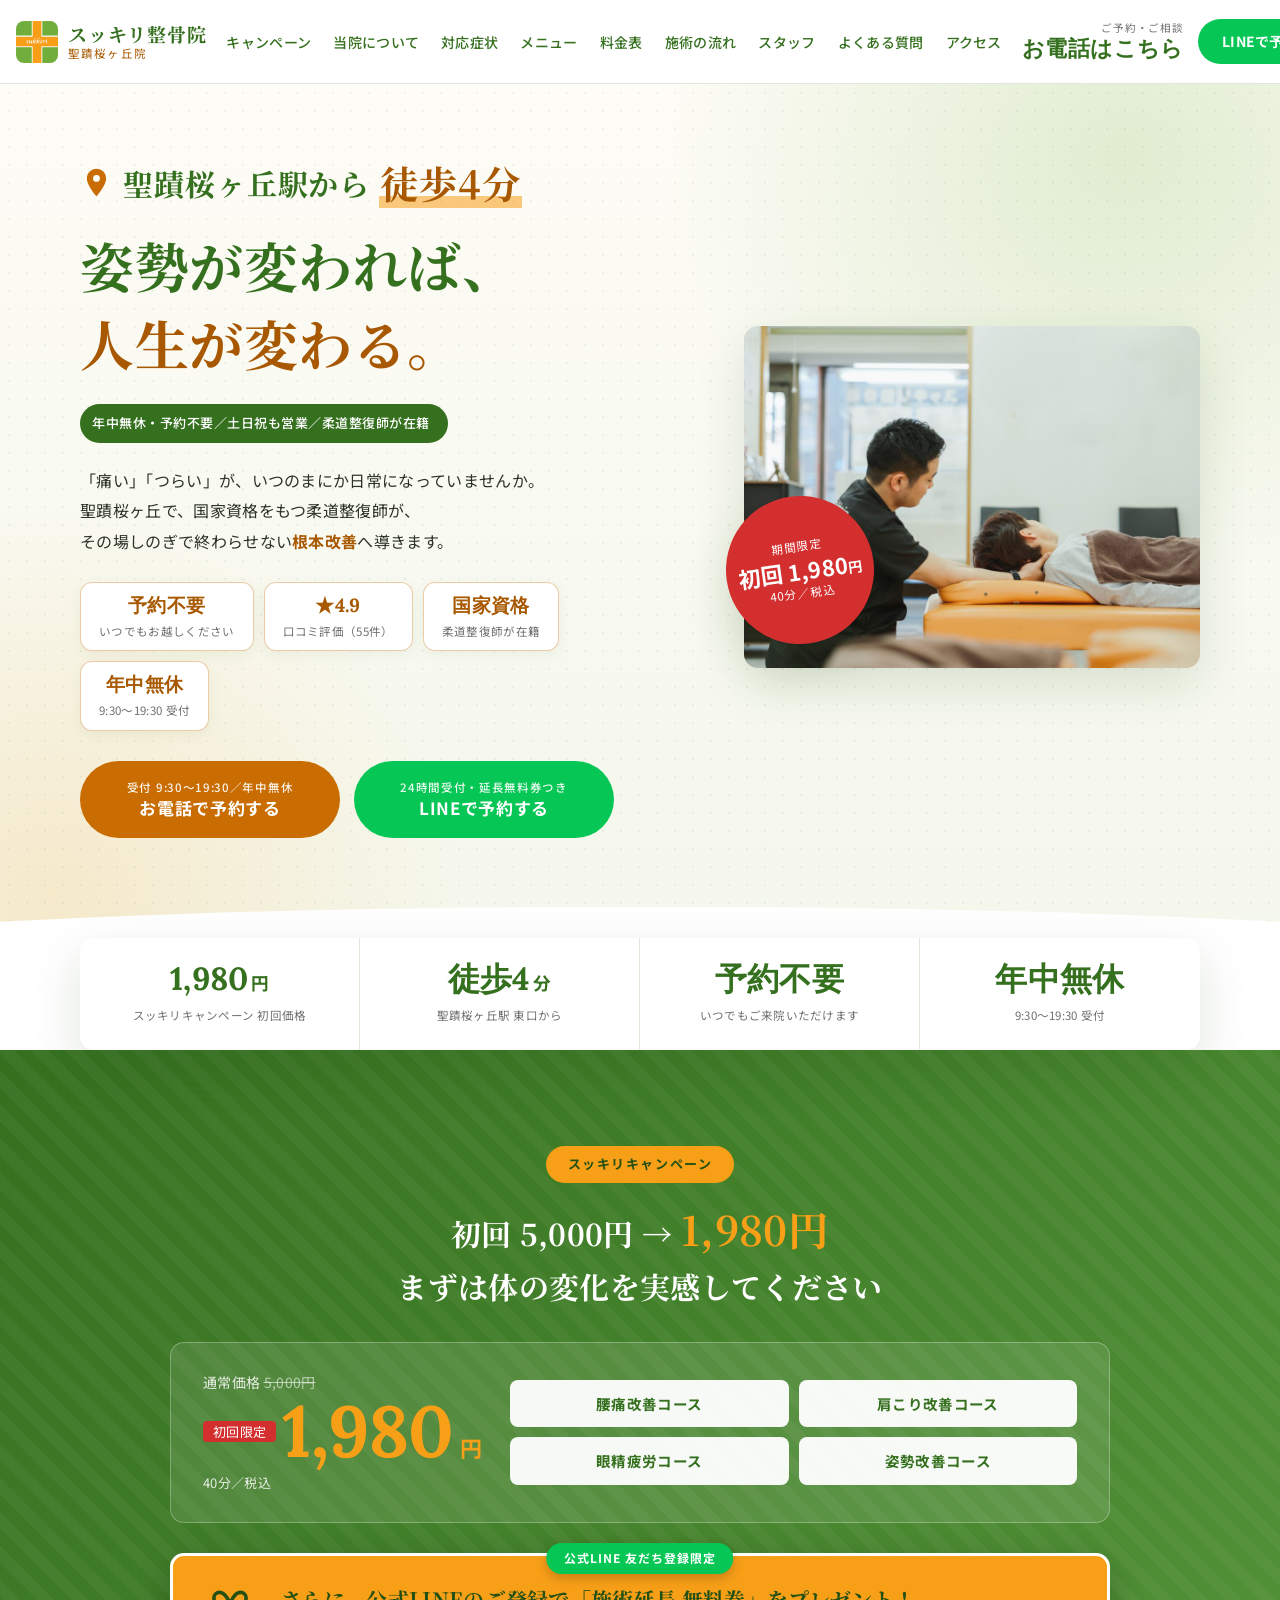
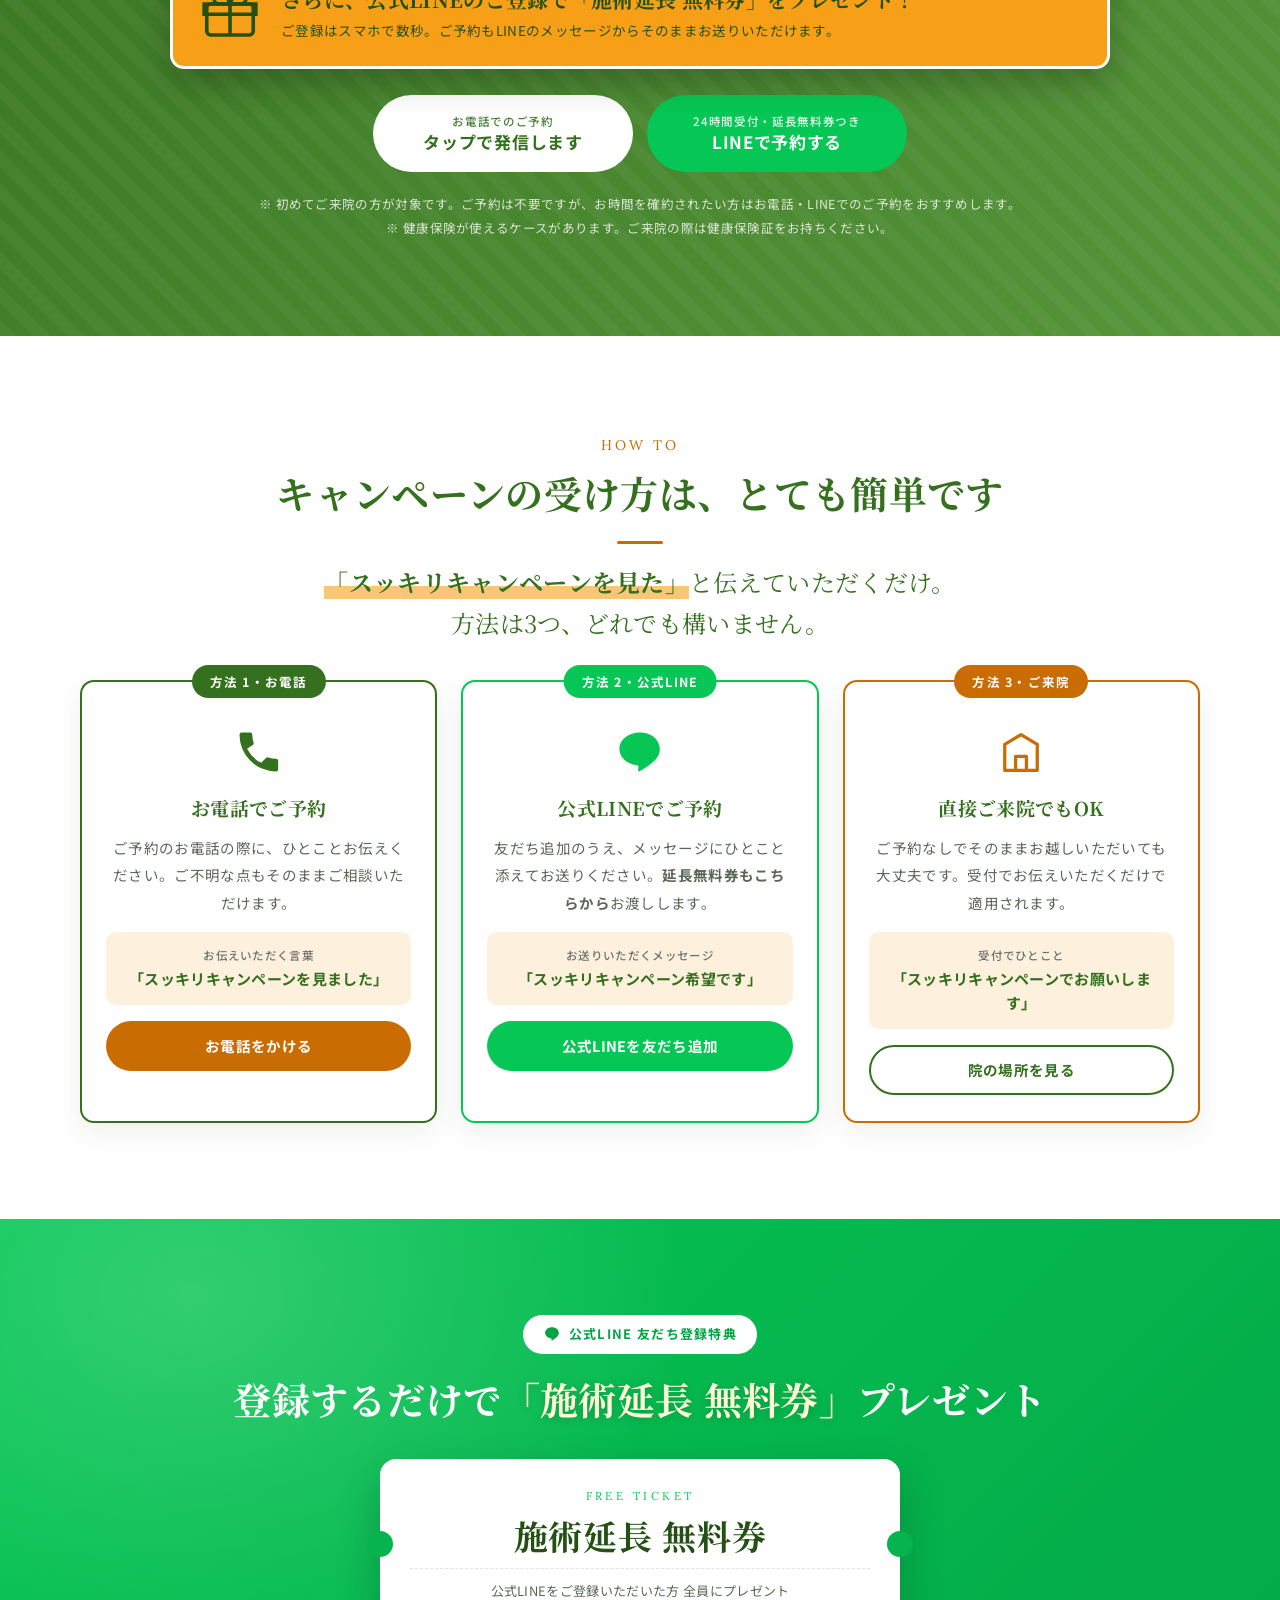
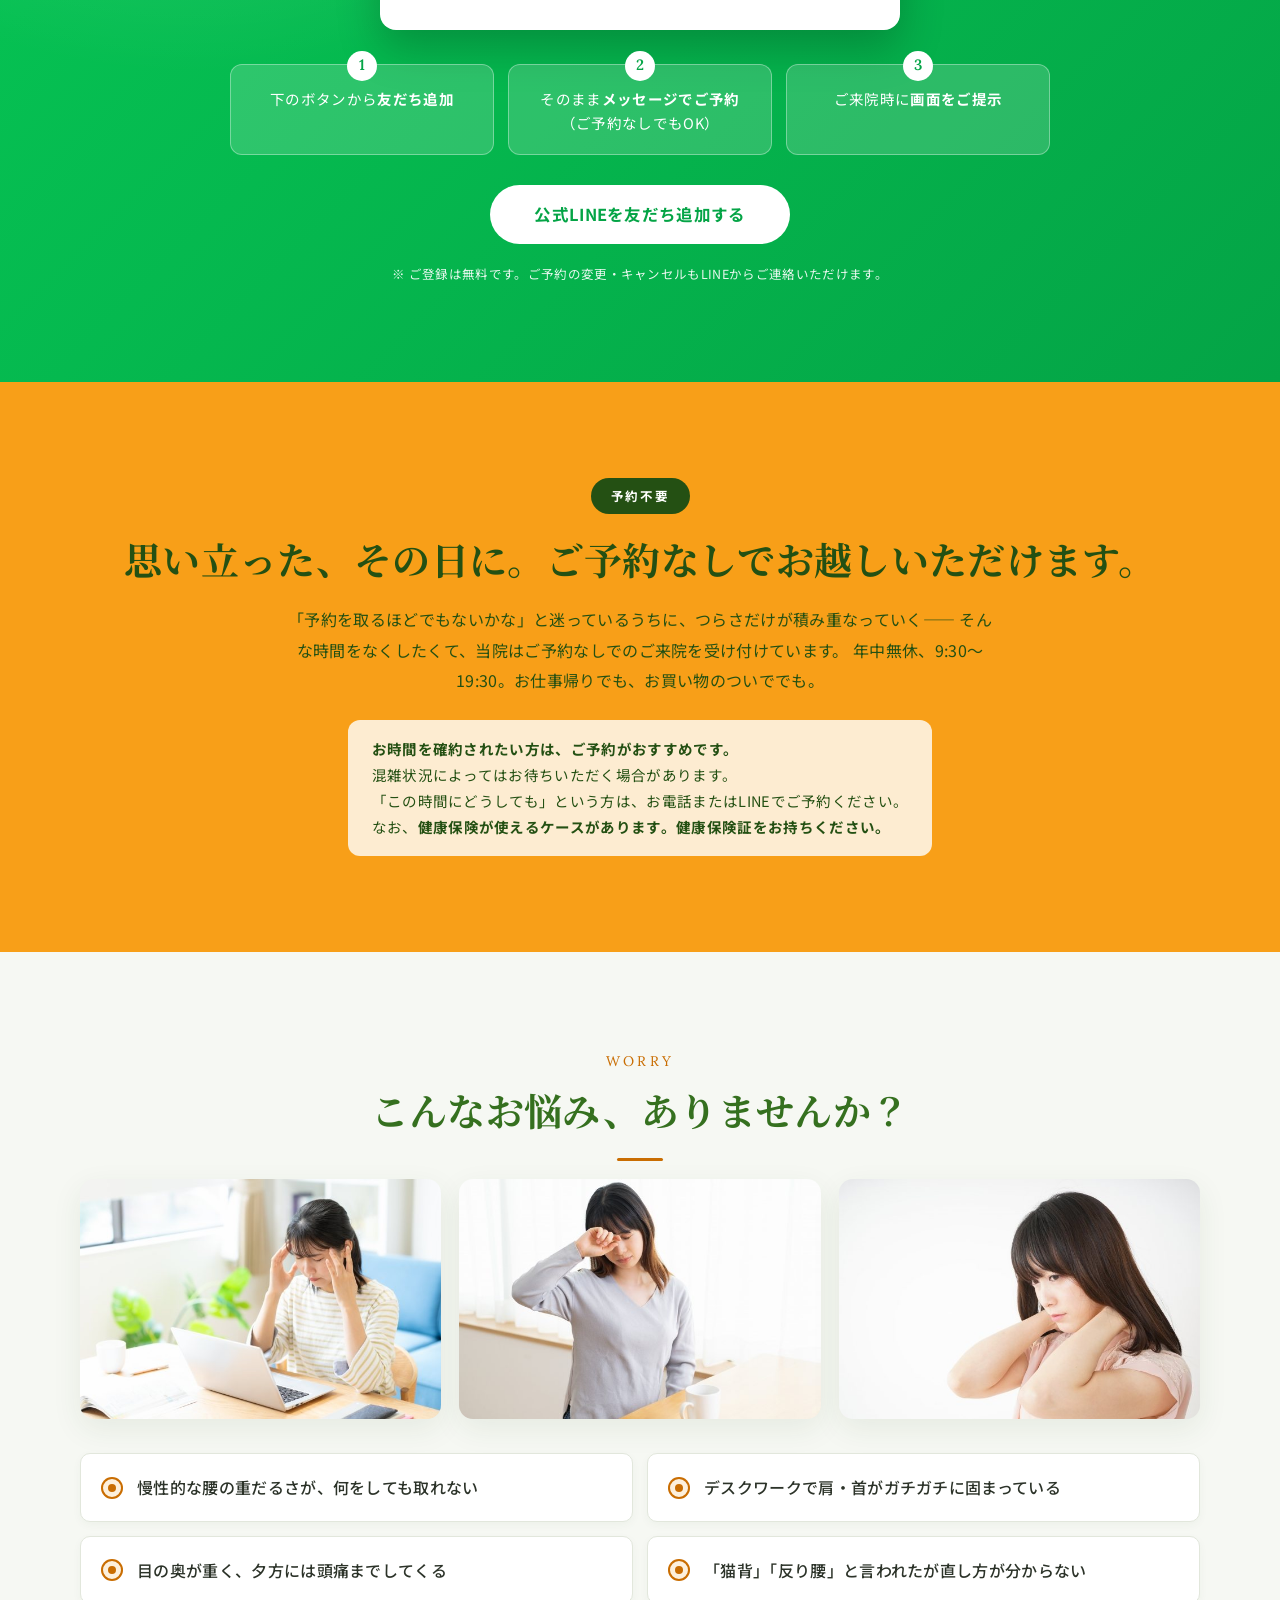
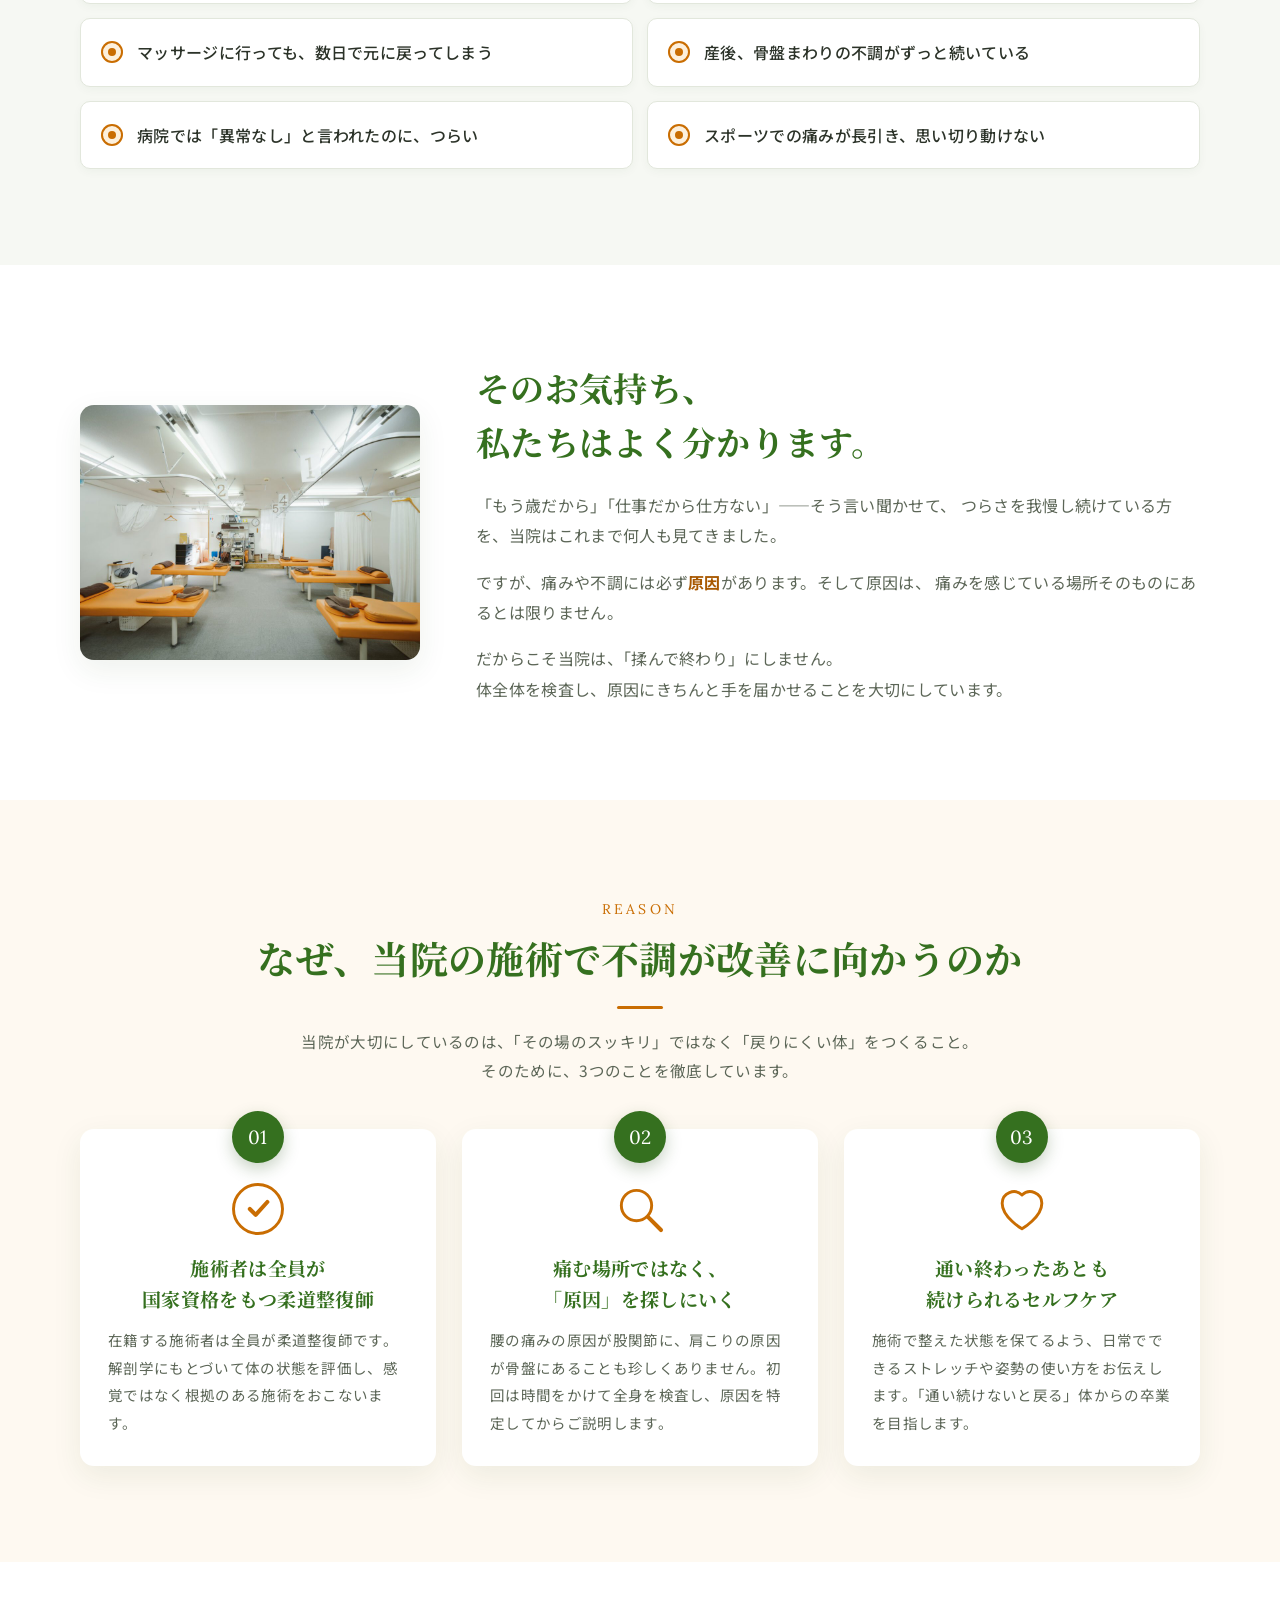
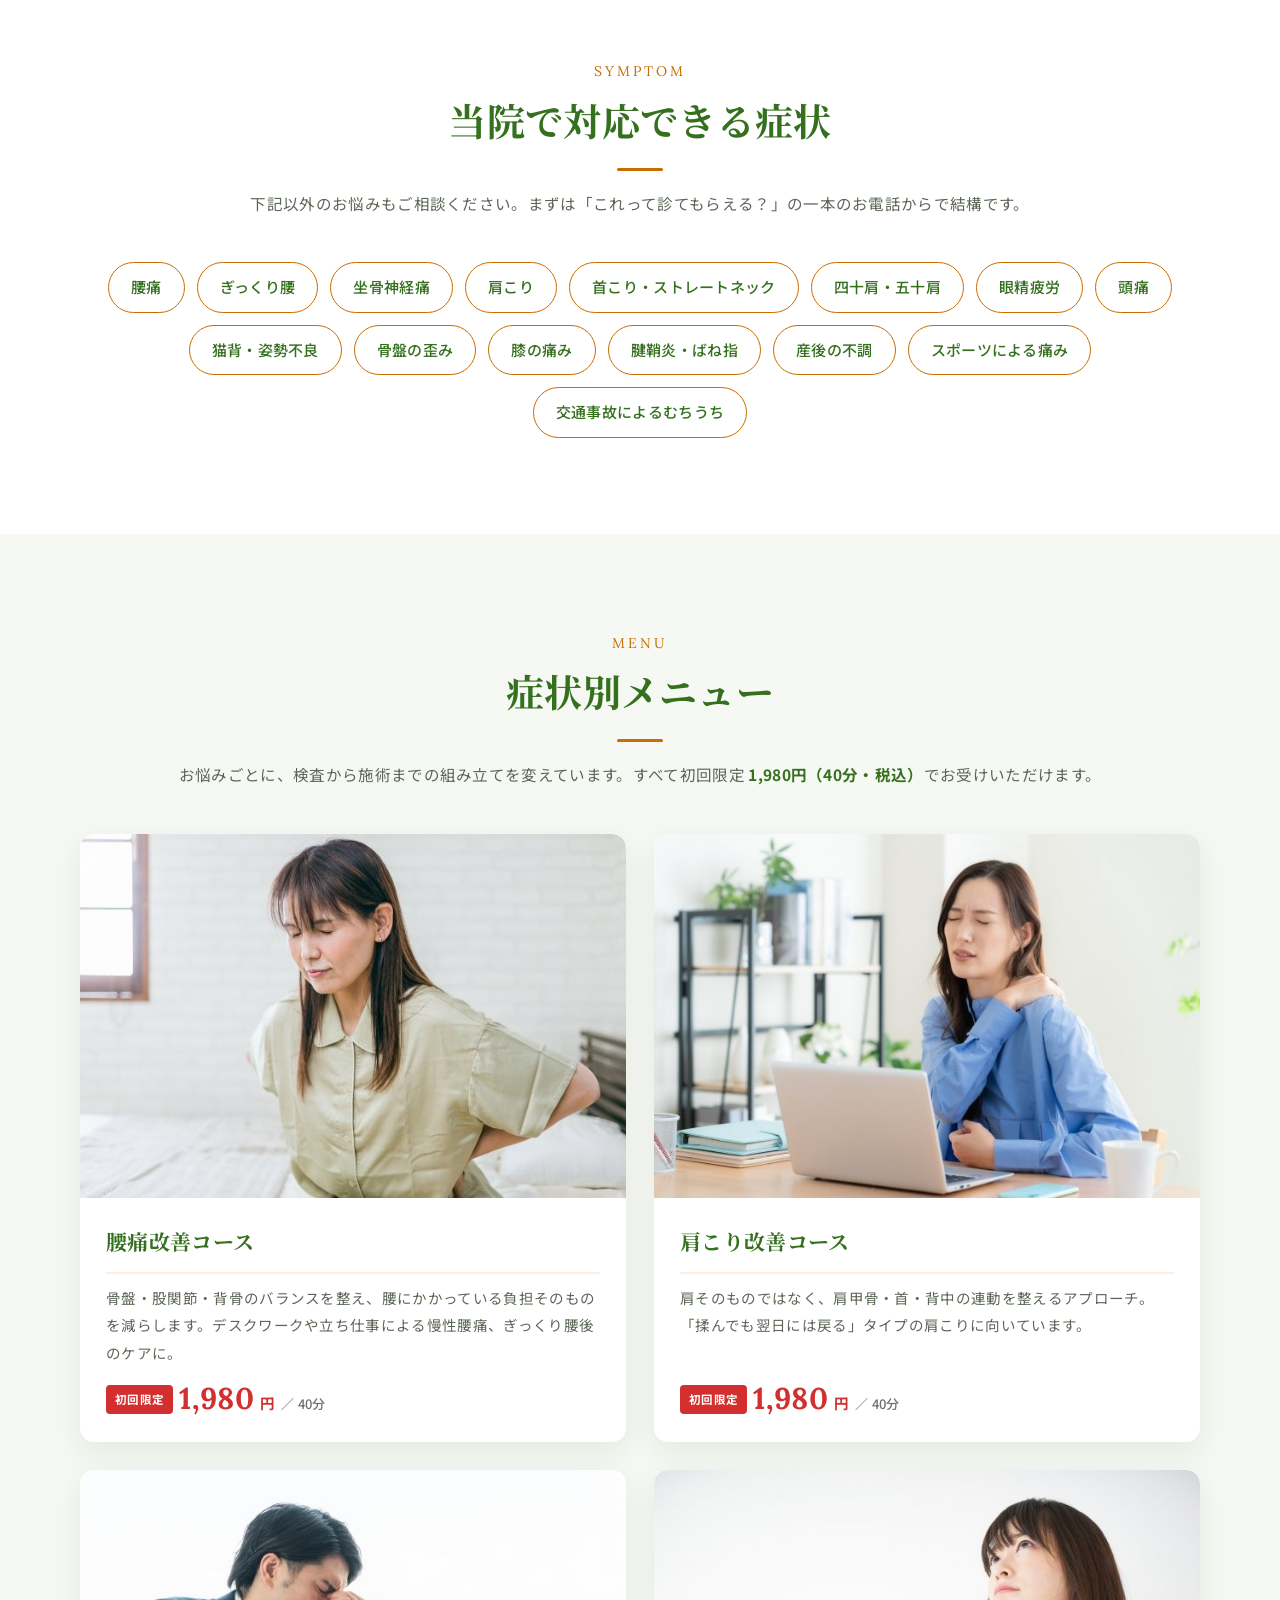
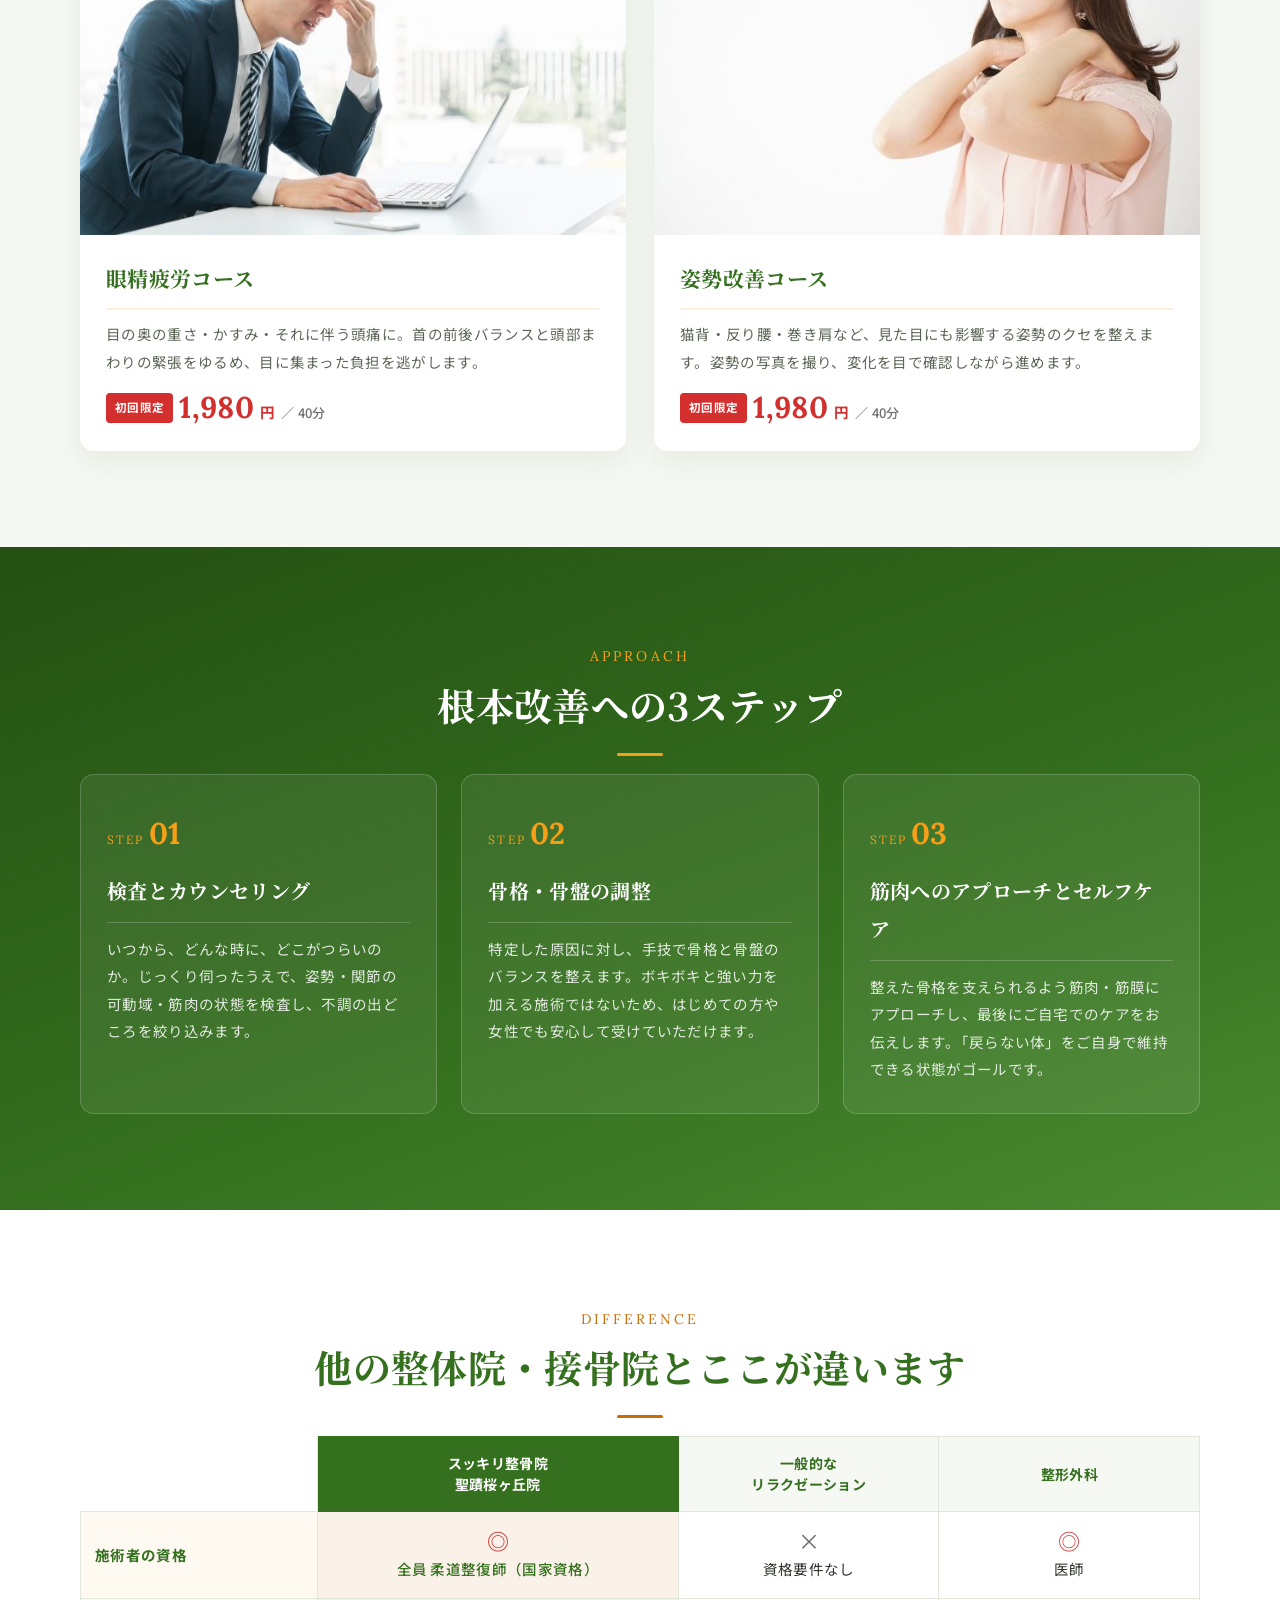
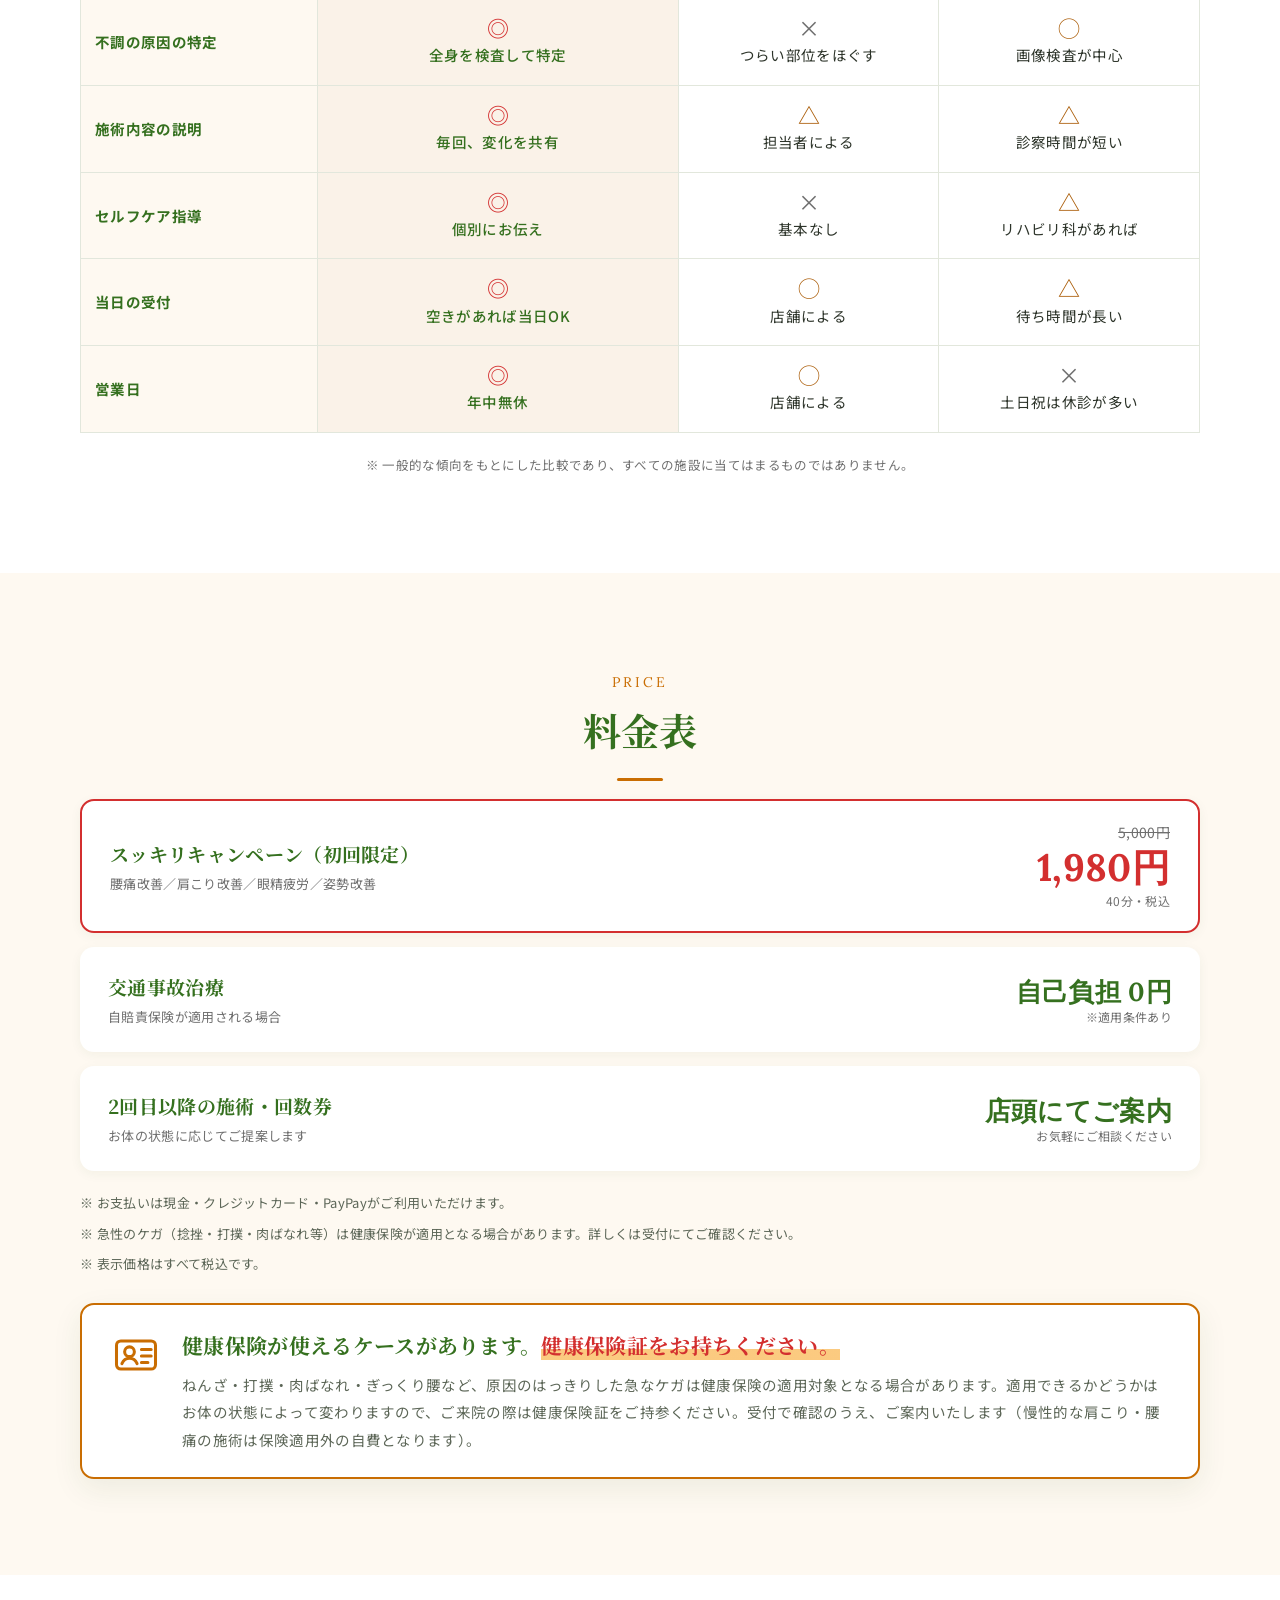
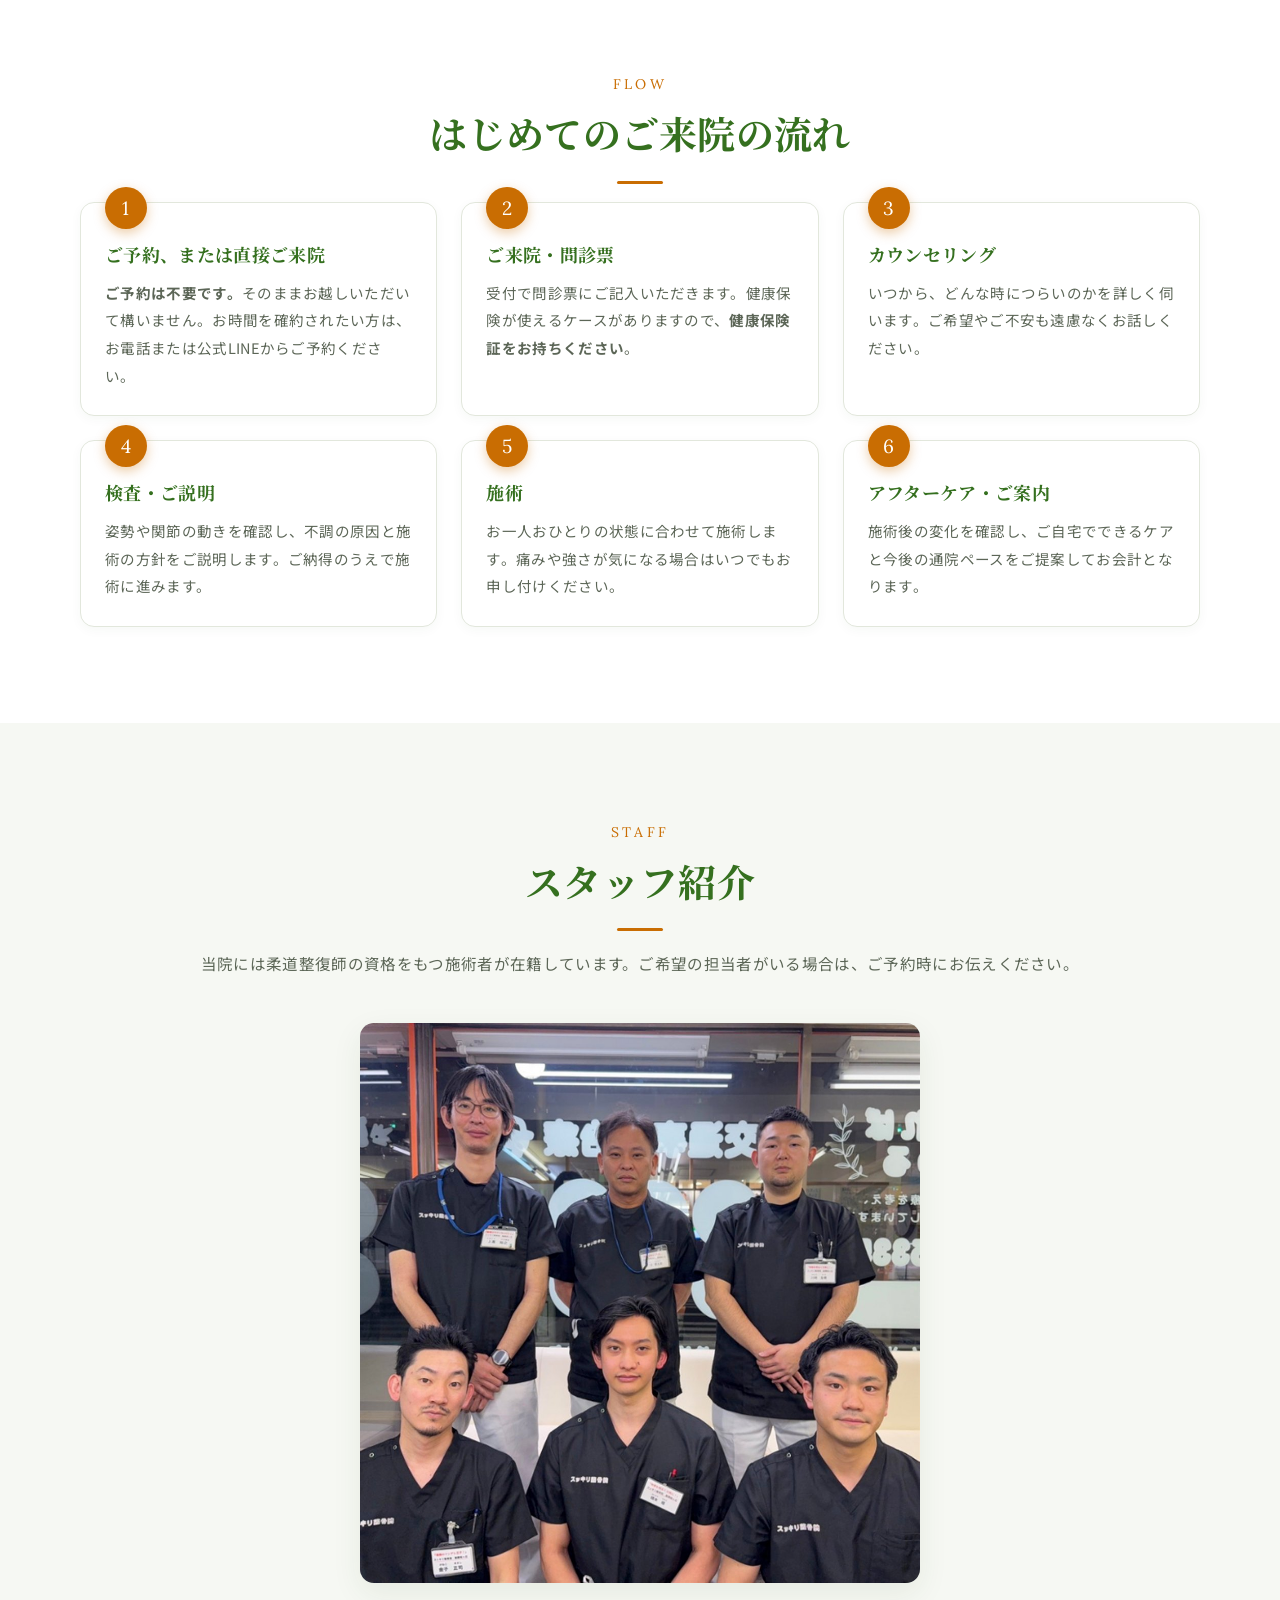
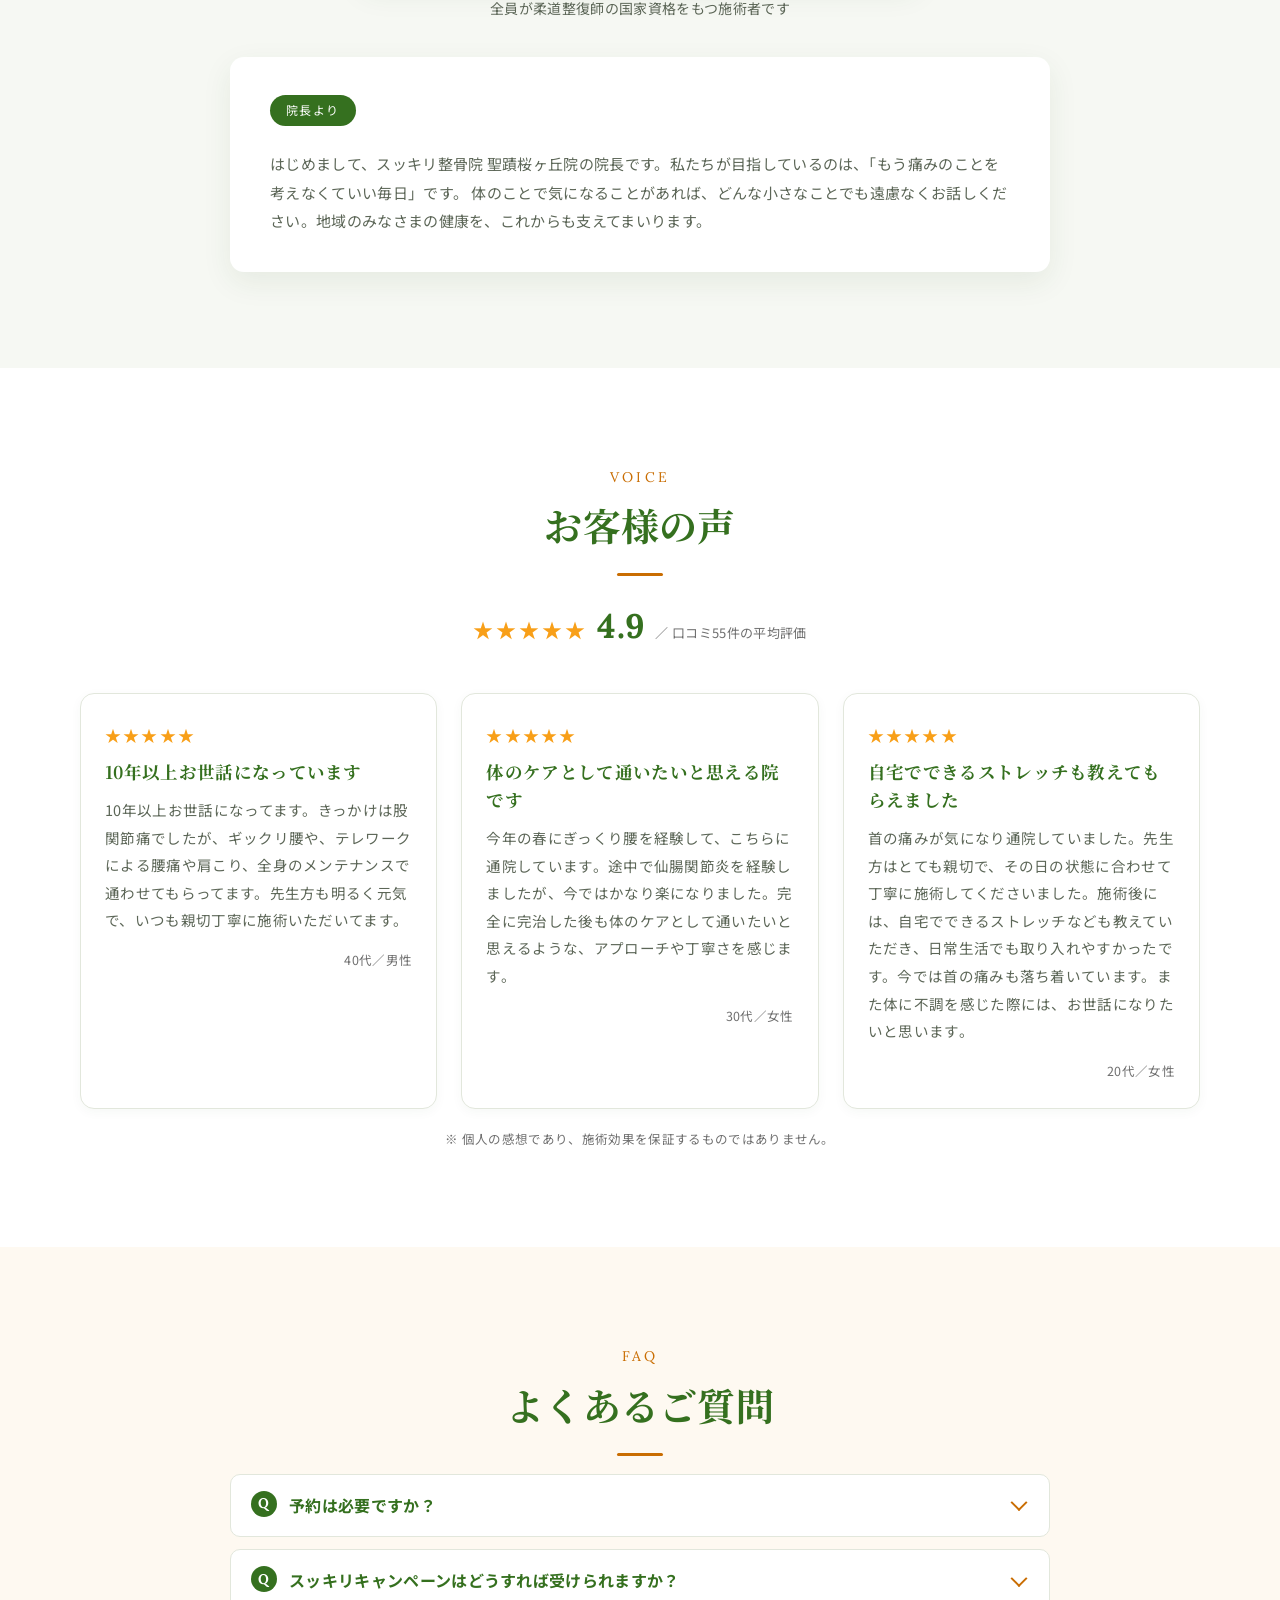
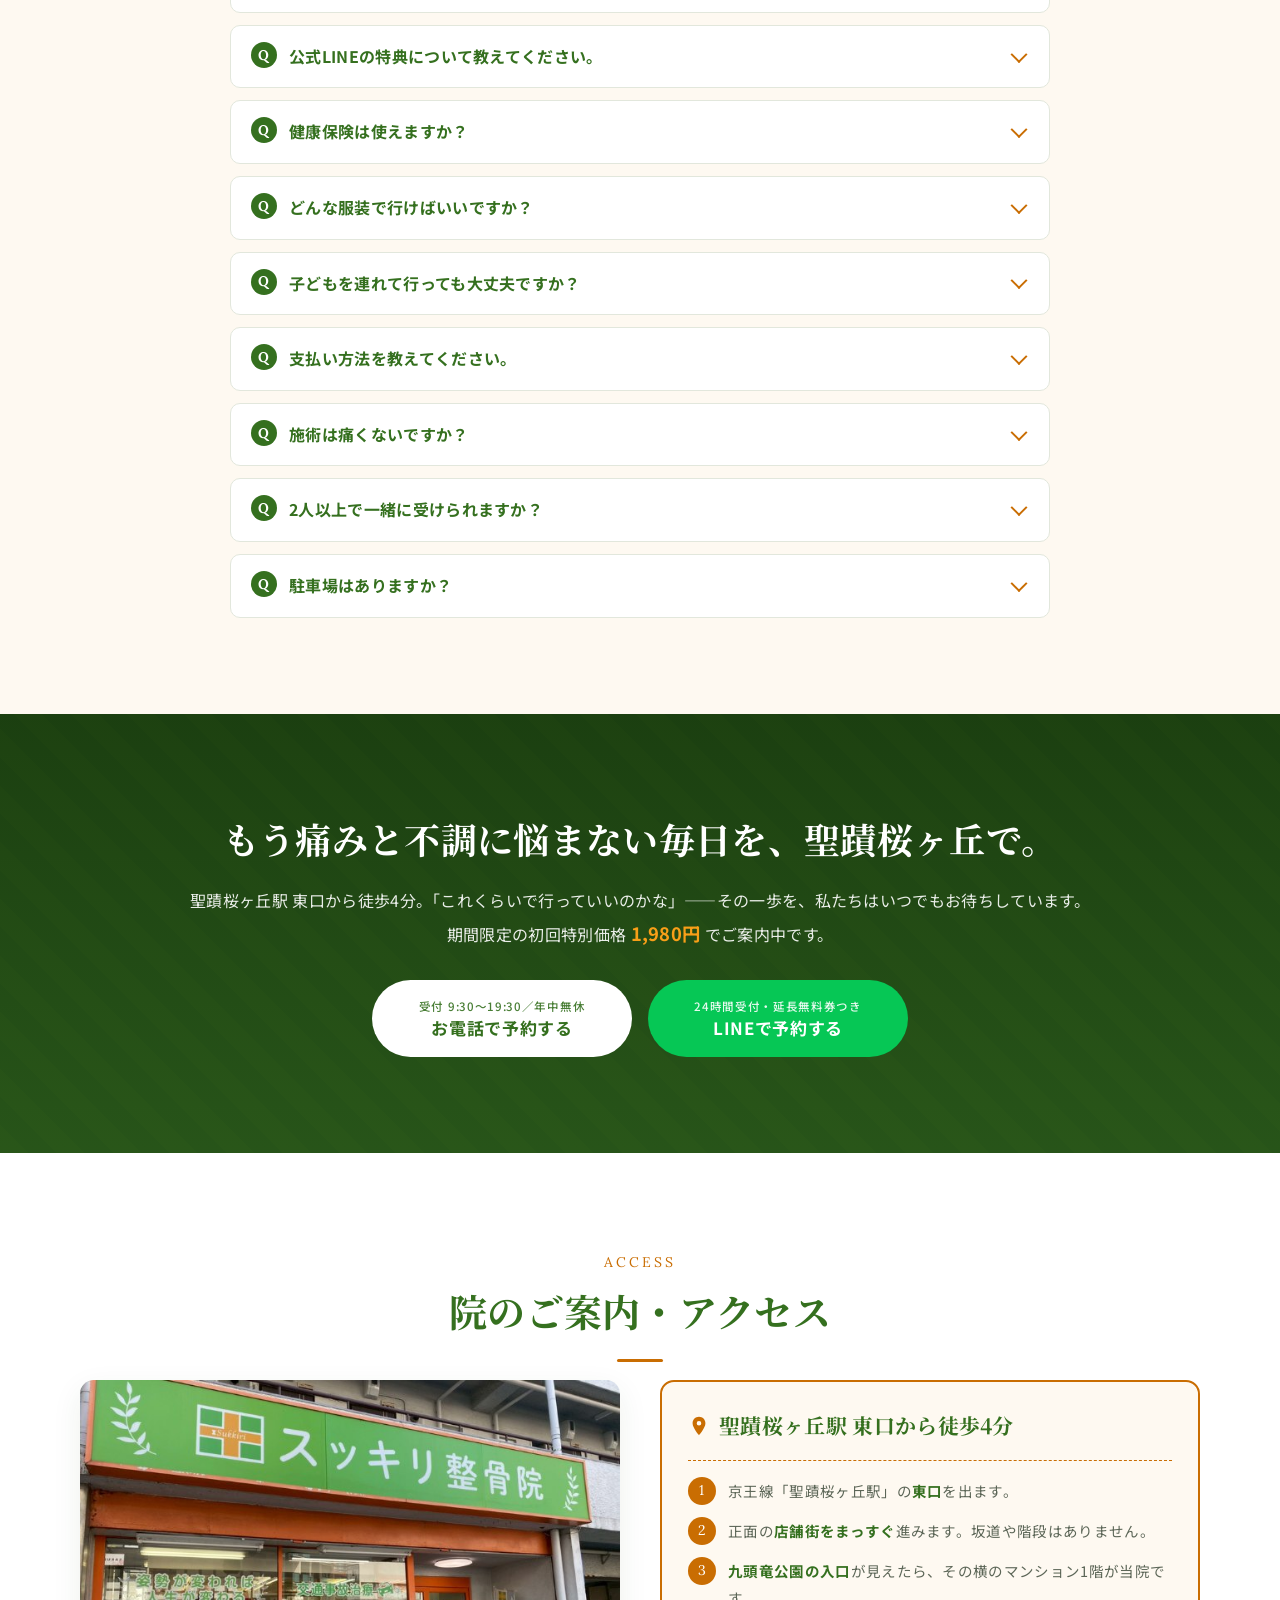
<file: index.html>
<!DOCTYPE html>
<html lang="ja">
<head>
<meta charset="UTF-8">
<meta name="viewport" content="width=device-width, initial-scale=1">
<title>スッキリ整骨院 聖蹟桜ヶ丘院｜予約不要・年中無休｜スッキリキャンペーン初回1,980円</title>
<meta name="description" content="スッキリ整骨院 聖蹟桜ヶ丘院。京王線 聖蹟桜ヶ丘駅 東口より徒歩4分。国家資格をもつ柔道整復師が在籍し、腰痛・肩こり・眼精疲労・姿勢改善を根本から。スッキリキャンペーンで初回5,000円→1,980円、公式LINE登録で施術延長無料券をプレゼント。予約不要・年中無休・お子さま同伴可。">
<meta name="format-detection" content="telephone=no">
<!-- 確認用ビルド：公開時に本番ドメインの canonical を設定してください
<link rel="canonical" href="https://＜本番ドメイン＞/"> -->
<meta name="robots" content="noindex, nofollow"><!-- ★公開時に index,follow へ戻す -->

<meta property="og:url" content="https://gone0519.github.io/sukkiri-seiseki-preview/">
<meta property="og:type" content="website">
<meta property="og:title" content="スッキリ整骨院 聖蹟桜ヶ丘院｜予約不要・年中無休">
<meta property="og:description" content="スッキリキャンペーン 初回5,000円→1,980円。公式LINE登録で施術延長無料券をプレゼント。予約不要・年中無休・聖蹟桜ヶ丘駅 東口 徒歩4分。">
<meta property="og:image" content="https://gone0519.github.io/sukkiri-seiseki-preview/assets/img/ogp.jpg">

<link rel="icon" type="image/png" href="assets/img/favicon-32.png">
<link rel="apple-touch-icon" href="assets/img/apple-touch-icon.png">
<link rel="preconnect" href="https://fonts.googleapis.com">
<link rel="preconnect" href="https://fonts.gstatic.com" crossorigin>
<link href="https://fonts.googleapis.com/css2?family=Lora:wght@400;600&family=Noto+Sans+JP:wght@400;500;700;900&family=Noto+Serif+JP:wght@500;700&display=swap" rel="stylesheet">
<link rel="stylesheet" href="assets/css/style.css?v=202608161823">

<script type="application/ld+json">
{
  "@context": "https://schema.org",
  "@type": "MedicalBusiness",
  "name": "スッキリ整骨院 聖蹟桜ヶ丘院",
  "telephone": "050-1785-5335",
  "address": {
    "@type": "PostalAddress",
    "postalCode": "206-0011",
    "addressRegion": "東京都",
    "addressLocality": "多摩市",
    "streetAddress": "関戸4-6-5 ヴェルドミール聖蹟桜ヶ丘 1F"
  },
  "openingHours": ["Mo-Fr 09:30-13:00", "Mo-Fr 15:00-19:30", "Sa-Su 09:30-13:00", "Sa-Su 15:00-18:00"],
  "priceRange": "¥1,980〜",
  "aggregateRating": {
    "@type": "AggregateRating",
    "ratingValue": "4.9",
    "reviewCount": "55"
  }
}
</script>
</head>
<body>

<!-- ============ HEADER ============ -->
<header class="hd" id="hd">
  <div class="hd__inner">
    <a class="hd__logo" href="#top">
      <span class="hd__logo-mark" aria-hidden="true">
        <img src="assets/img/logo.png" alt="" width="256" height="256">
      </span>
      <span class="hd__logo-txt">
        <b>スッキリ整骨院</b>
        <small>聖蹟桜ヶ丘院</small>
      </span>
    </a>
    <span class="hd__access"><svg viewBox="0 0 24 24" aria-hidden="true"><path d="M12 2C8.1 2 5 5.1 5 9c0 5.2 7 13 7 13s7-7.8 7-13c0-3.9-3.1-7-7-7zm0 9.5A2.5 2.5 0 1112 6.5a2.5 2.5 0 010 5z" fill="currentColor"/></svg>聖蹟桜ヶ丘駅 東口 徒歩4分</span>

    <nav class="hd__nav" id="nav">
      <ul class="hd__nav-list">
        <li><a href="#cta">キャンペーン</a></li>
        <li><a href="#reason">当院について</a></li>
        <li><a href="#symptom">対応症状</a></li>
        <li><a href="#menu">メニュー</a></li>
        <li><a href="#price">料金表</a></li>
        <li><a href="#flow">施術の流れ</a></li>
        <li><a href="#staff">スタッフ</a></li>
        <li><a href="#faq">よくある質問</a></li>
        <li><a href="#access">アクセス</a></li>
      </ul>
      <div class="hd__nav-cta">
        <a class="btn btn--tel" href="tel:05017855335"><span>お電話で予約</span></a>
        <a class="btn btn--line" href="https://lin.ee/xh8tpPp" target="_blank" rel="noopener">LINEで予約</a>
      </div>
    </nav>

    <div class="hd__side">
      <a class="hd__tel" href="tel:05017855335">
        <small>ご予約・ご相談</small>
        <b>お電話はこちら</b>
      </a>
      <a class="btn btn--line hd__btn" href="https://lin.ee/xh8tpPp" target="_blank" rel="noopener">LINEで予約</a>
      <button class="hd__burger" id="burger" type="button" aria-label="メニューを開く" aria-expanded="false" aria-controls="nav">
        <span></span><span></span><span></span>
      </button>
    </div>
  </div>
</header>

<main id="top">

  <!-- ============ FV ============ -->
  <section class="fv">
    <div class="fv__bg" aria-hidden="true"></div>
    <div class="fv__inner">
      <div class="fv__body">
        <p class="fv__station"><svg viewBox="0 0 24 24" aria-hidden="true"><path d="M12 2C8.1 2 5 5.1 5 9c0 5.2 7 13 7 13s7-7.8 7-13c0-3.9-3.1-7-7-7zm0 9.5A2.5 2.5 0 1112 6.5a2.5 2.5 0 010 5z" fill="currentColor"/></svg>聖蹟桜ヶ丘駅から<em>徒歩4分</em></p>
        <h1 class="fv__title">
          姿勢が変われば、<br>
          <em>人生が変わる。</em>
        </h1>
        <p class="fv__eyebrow">年中無休・予約不要／土日祝も営業／柔道整復師が在籍</p>
        <p class="fv__lead">「痛い」「つらい」が、いつのまにか日常になっていませんか。<br>聖蹟桜ヶ丘で、国家資格をもつ柔道整復師が、<br>その場しのぎで終わらせない<b>根本改善</b>へ導きます。</p>
        <ul class="fv__badges">
          <li><b>予約不要</b><small>いつでもお越しください</small></li>
          <li><b>★4.9</b><small>口コミ評価（55件）</small></li>
          <li><b>国家資格</b><small>柔道整復師が在籍</small></li>
          <li><b>年中無休</b><small>9:30〜19:30 受付</small></li>
        </ul>
        <div class="fv__cta">
          <a class="btn btn--primary btn--lg" href="tel:05017855335"><small>受付 9:30〜19:30／年中無休</small><b>お電話で予約する</b></a>
          <a class="btn btn--line btn--lg" href="https://lin.ee/xh8tpPp" target="_blank" rel="noopener"><small>24時間受付・延長無料券つき</small><b>LINEで予約する</b></a>
        </div>
      </div>
      <div class="fv__visual">
        <img class="photo photo--fv" src="assets/img/treatment-neck.jpg" alt="スッキリ整骨院 聖蹟桜ヶ丘院の施術風景。柔道整復師が首から肩にかけて手技で施術しているところ" width="1024" height="768" fetchpriority="high">
        <div class="fv__price-tag">
          <small>期間限定</small>
          <b>初回 1,980<span>円</span></b>
          <small>40分／税込</small>
        </div>
        <div class="fv__camp">
          <p class="fv__camp-label">スッキリキャンペーン</p>
          <p class="fv__camp-price"><s>5,000円</s><i>&rarr;</i><b>1,980</b><span>円</span></p>
          <p class="fv__camp-note">初回限定 / 40分 / 税込</p>
          <p class="fv__camp-gift">さらに公式LINE登録で<br>「施術延長 無料券」プレゼント</p>
        </div>
      </div>
    </div>
    <div class="fv__wave" aria-hidden="true"></div>
  </section>

  <!-- ============ 実績バー ============ -->
  <section class="stats">
    <ul class="stats__list">
      <li><b>1,980<span>円</span></b><small>スッキリキャンペーン 初回価格</small></li>
      <li><b>徒歩4<span>分</span></b><small>聖蹟桜ヶ丘駅 東口から</small></li>
      <li><b>予約不要</b><small>いつでもご来院いただけます</small></li>
      <li><b>年中無休</b><small>9:30〜19:30 受付</small></li>
    </ul>
  </section>

  <!-- ============ スッキリキャンペーン ============ -->
  <section class="offer" id="cta">
    <div class="offer__inner">
      <div class="offer__head">
        <p class="offer__ribbon">スッキリキャンペーン</p>
        <h2 class="offer__title">初回 5,000円 → <em>1,980円</em><br>まずは体の変化を実感してください</h2>
      </div>
      <div class="offer__price">
        <div class="offer__price-box">
          <p class="offer__before">通常価格 <s>5,000円</s></p>
          <p class="offer__after"><small>初回限定</small><b>1,980</b><span>円</span></p>
          <p class="offer__note">40分／税込</p>
        </div>
        <ul class="offer__courses">
          <li>腰痛改善コース</li>
          <li>肩こり改善コース</li>
          <li>眼精疲労コース</li>
          <li>姿勢改善コース</li>
        </ul>
      </div>
      <div class="offer__gift">
        <span class="offer__gift-ico" aria-hidden="true">
          <svg viewBox="0 0 48 48"><rect x="6" y="17" width="36" height="24" rx="3" fill="none" stroke="currentColor" stroke-width="2.8"/><path d="M4 17h40v8H4zM24 17v24" fill="none" stroke="currentColor" stroke-width="2.8"/><path d="M24 17s-3-9-8-9a4.5 4.5 0 000 9zM24 17s3-9 8-9a4.5 4.5 0 010 9z" fill="none" stroke="currentColor" stroke-width="2.8" stroke-linejoin="round"/></svg>
        </span>
        <span class="offer__gift-txt">
          <b>さらに、公式LINEのご登録で「施術延長 無料券」をプレゼント！</b>
          <small>ご登録はスマホで数秒。ご予約もLINEのメッセージからそのままお送りいただけます。</small>
        </span>
      </div>
      <div class="offer__actions">
        <a class="btn btn--white btn--lg" href="tel:05017855335">
          <small>お電話でのご予約</small><b>タップで発信します</b>
        </a>
        <a class="btn btn--line btn--lg" href="https://lin.ee/xh8tpPp" target="_blank" rel="noopener">
          <small>24時間受付・延長無料券つき</small><b>LINEで予約する</b>
        </a>
      </div>
      <p class="offer__caution">※ 初めてご来院の方が対象です。ご予約は不要ですが、お時間を確約されたい方はお電話・LINEでのご予約をおすすめします。<br>※ 健康保険が使えるケースがあります。ご来院の際は健康保険証をお持ちください。</p>
    </div>
  </section>

  <!-- ============ キャンペーンの受け方 ============ -->
  <section class="howto" id="howto">
    <div class="sec__inner">
      <p class="sec__eyebrow">How to</p>
      <h2 class="sec__title">キャンペーンの受け方は、<br class="sp-br">とても簡単です</h2>
      <p class="howto__lead">
        <b>「スッキリキャンペーンを見た」</b>と伝えていただくだけ。<br>
        方法は3つ、どれでも構いません。
      </p>
      <div class="howto__list" data-reveal-group>
        <article class="howto__card howto__card--tel" data-reveal>
          <span class="howto__num">方法 1・お電話</span>
          <div class="howto__ico" aria-hidden="true"><svg viewBox="0 0 48 48"><path d="M13 21a30 30 0 0013 13l4.5-4.5a2 2 0 012-.5 23 23 0 007.2 1.2 2 2 0 012 2V40a2 2 0 01-2 2A34 34 0 016 8a2 2 0 012-2h7.8a2 2 0 012 2 23 23 0 001.2 7.2 2 2 0 01-.5 2z" fill="currentColor"/></svg></div>
          <h3>お電話でご予約</h3>
          <p>ご予約のお電話の際に、ひとことお伝えください。ご不明な点もそのままご相談いただけます。</p>
          <p class="howto__say"><small>お伝えいただく言葉</small>「スッキリキャンペーンを見ました」</p>
          <p class="howto__btn"><a class="btn btn--primary" href="tel:05017855335">お電話をかける</a></p>
        </article>
        <article class="howto__card howto__card--line" data-reveal>
          <span class="howto__num">方法 2・公式LINE</span>
          <div class="howto__ico" aria-hidden="true"><svg viewBox="0 0 48 48"><path d="M24 6C13.5 6 5 12.8 5 21.2c0 7.5 6.7 13.8 15.8 15 .6.14 1.5.44 1.7 1 .18.5.12 1.3.06 1.85l-.27 1.6c-.08.47-.37 1.85 1.6 1S34.5 35.4 38.4 30.9c2.7-3 3.9-6.1 3.9-9.7C42.3 12.8 34.5 6 24 6z" fill="currentColor"/></svg></div>
          <h3>公式LINEでご予約</h3>
          <p>友だち追加のうえ、メッセージにひとこと添えてお送りください。<b>延長無料券もこちらから</b>お渡しします。</p>
          <p class="howto__say"><small>お送りいただくメッセージ</small>「スッキリキャンペーン希望です」</p>
          <p class="howto__btn"><a class="btn btn--line" href="https://lin.ee/xh8tpPp" target="_blank" rel="noopener">公式LINEを友だち追加</a></p>
        </article>
        <article class="howto__card howto__card--walk" data-reveal>
          <span class="howto__num">方法 3・ご来院</span>
          <div class="howto__ico" aria-hidden="true"><svg viewBox="0 0 48 48"><path d="M9 41V17l15-9 15 9v24z" fill="none" stroke="currentColor" stroke-width="3" stroke-linejoin="round"/><path d="M19 41V28h10v13" fill="none" stroke="currentColor" stroke-width="3" stroke-linejoin="round"/></svg></div>
          <h3>直接ご来院でもOK</h3>
          <p>ご予約なしでそのままお越しいただいても大丈夫です。受付でお伝えいただくだけで適用されます。</p>
          <p class="howto__say"><small>受付でひとこと</small>「スッキリキャンペーンでお願いします」</p>
          <p class="howto__btn"><a class="btn btn--outline" href="#access">院の場所を見る</a></p>
        </article>
      </div>
    </div>
  </section>

  <!-- ============ 公式LINE特典 ============ -->
  <section class="gift" id="gift">
    <div class="sec__inner sec__inner--narrow">
      <p class="gift__eyebrow"><svg viewBox="0 0 24 24" aria-hidden="true"><path d="M12 3C6.9 3 2.8 6.3 2.8 10.4c0 3.7 3.3 6.8 7.7 7.4.3.07.7.2.8.5.1.26.07.66.03.92l-.13.78c-.04.23-.18.9.8.5s5.3-3.1 7.2-5.3c1.3-1.5 1.9-3 1.9-4.8C21.2 6.3 17.1 3 12 3z" fill="currentColor"/></svg>公式LINE 友だち登録特典</p>
      <h2 class="gift__title">登録するだけで<br class="sp-br"><em>「施術延長 無料券」</em>プレゼント</h2>

      <div class="gift__ticket" data-reveal>
        <span class="gift__ticket-label">FREE TICKET</span>
        <b>施術延長 無料券</b>
        <small>公式LINEをご登録いただいた方 全員にプレゼント</small>
      </div>

      <ol class="gift__steps" data-reveal-group>
        <li data-reveal><span>1</span><p>下のボタンから<b>友だち追加</b></p></li>
        <li data-reveal><span>2</span><p>そのまま<b>メッセージでご予約</b><br>（ご予約なしでもOK）</p></li>
        <li data-reveal><span>3</span><p>ご来院時に<b>画面をご提示</b></p></li>
      </ol>

      <p class="gift__cta"><a class="btn btn--lg" href="https://lin.ee/xh8tpPp" target="_blank" rel="noopener">公式LINEを友だち追加する</a></p>
      <p class="gift__note">※ ご登録は無料です。ご予約の変更・キャンセルもLINEからご連絡いただけます。</p>
    </div>
  </section>

  <!-- ============ 予約不要 ============ -->  <section class="walkin">
    <div class="sec__inner">
      <p class="walkin__eyebrow">予約不要</p>
      <h2 class="walkin__title">思い立った、その日に。<br class="sp-br">ご予約なしでお越しいただけます。</h2>
      <p class="walkin__lead">
        「予約を取るほどでもないかな」と迷っているうちに、つらさだけが積み重なっていく——
        そんな時間をなくしたくて、当院はご予約なしでのご来院を受け付けています。
        年中無休、9:30〜19:30。お仕事帰りでも、お買い物のついででも。
      </p>
      <p class="walkin__note">
        <b>お時間を確約されたい方は、ご予約がおすすめです。</b><br>
        混雑状況によってはお待ちいただく場合があります。<br>
        「この時間にどうしても」という方は、お電話またはLINEでご予約ください。<br>
        なお、<b>健康保険が使えるケースがあります。健康保険証をお持ちください。</b>
      </p>
    </div>
  </section>

  <!-- ============ 悩み提起 ============ -->
  <section class="worry" id="worry">
    <div class="sec__inner">
      <p class="sec__eyebrow">Worry</p>
      <h2 class="sec__title">こんなお悩み、ありませんか？</h2>
      <div class="symphotos" data-reveal-group>
        <img data-reveal src="assets/img/sym-head-w.jpg" alt="自宅のデスクでパソコンに向かい、こめかみを押さえる女性" width="640" height="427" loading="lazy">
        <img data-reveal src="assets/img/sym-eye-w.jpg" alt="窓辺で目をこすり、目の疲れを感じている女性" width="640" height="427" loading="lazy">
        <img data-reveal src="assets/img/sym-neck-w.jpg" alt="首の後ろに両手をあて、首のつらさを感じている女性" width="640" height="427" loading="lazy">
      </div>
      <ul class="worry__list" data-reveal-group>
        <li data-reveal>慢性的な腰の重だるさが、何をしても取れない</li>
        <li data-reveal>デスクワークで肩・首がガチガチに固まっている</li>
        <li data-reveal>目の奥が重く、夕方には頭痛までしてくる</li>
        <li data-reveal>「猫背」「反り腰」と言われたが直し方が分からない</li>
        <li data-reveal>マッサージに行っても、数日で元に戻ってしまう</li>
        <li data-reveal>産後、骨盤まわりの不調がずっと続いている</li>
        <li data-reveal>病院では「異常なし」と言われたのに、つらい</li>
        <li data-reveal>スポーツでの痛みが長引き、思い切り動けない</li>
      </ul>
    </div>
  </section>

  <!-- ============ 共感 ============ -->
  <section class="empathy">
    <div class="sec__inner empathy__inner">
      <div class="empathy__visual">
        <img class="photo" src="assets/img/clinic-room.jpg" alt="スッキリ整骨院 聖蹟桜ヶ丘院の院内。オレンジ色の施術ベッドが5台並ぶ明るい施術スペース" width="1024" height="768" loading="lazy">
      </div>
      <div class="empathy__body">
        <h2 class="empathy__title">そのお気持ち、<br>私たちはよく分かります。</h2>
        <p>
          「もう歳だから」「仕事だから仕方ない」——そう言い聞かせて、
          つらさを我慢し続けている方を、当院はこれまで何人も見てきました。
        </p>
        <p>
          ですが、痛みや不調には必ず<b>原因</b>があります。そして原因は、
          痛みを感じている場所そのものにあるとは限りません。
        </p>
        <p>
          だからこそ当院は、「揉んで終わり」にしません。<br>
          体全体を検査し、原因にきちんと手を届かせることを大切にしています。
        </p>
      </div>
    </div>
  </section>

  <!-- ============ 理由 / コンセプト ============ -->
  <section class="reason" id="reason">
    <div class="sec__inner">
      <p class="sec__eyebrow">Reason</p>
      <h2 class="sec__title">なぜ、当院の施術で<br class="sp-br">不調が改善に向かうのか</h2>
      <p class="sec__lead">
        当院が大切にしているのは、「その場のスッキリ」ではなく「戻りにくい体」をつくること。<br>
        そのために、3つのことを徹底しています。
      </p>
      <div class="reason__grid" data-reveal-group>
        <article class="reason__card" data-reveal>
          <span class="reason__num">01</span>
          <div class="reason__icon" aria-hidden="true">
            <svg viewBox="0 0 48 48"><circle cx="24" cy="24" r="21" fill="none" stroke="currentColor" stroke-width="2.5"/><path d="M17 24l5 5 10-11" fill="none" stroke="currentColor" stroke-width="3.5" stroke-linecap="round" stroke-linejoin="round"/></svg>
          </div>
          <h3>施術者は全員が<br>国家資格をもつ柔道整復師</h3>
          <p>在籍する施術者は全員が柔道整復師です。解剖学にもとづいて体の状態を評価し、感覚ではなく根拠のある施術をおこないます。</p>
        </article>
        <article class="reason__card" data-reveal>
          <span class="reason__num">02</span>
          <div class="reason__icon" aria-hidden="true">
            <svg viewBox="0 0 48 48"><circle cx="21" cy="21" r="13" fill="none" stroke="currentColor" stroke-width="2.5"/><path d="M31 31l11 11" stroke="currentColor" stroke-width="3.5" stroke-linecap="round"/></svg>
          </div>
          <h3>痛む場所ではなく、<br>「原因」を探しにいく</h3>
          <p>腰の痛みの原因が股関節に、肩こりの原因が骨盤にあることも珍しくありません。初回は時間をかけて全身を検査し、原因を特定してからご説明します。</p>
        </article>
        <article class="reason__card" data-reveal>
          <span class="reason__num">03</span>
          <div class="reason__icon" aria-hidden="true">
            <svg viewBox="0 0 48 48"><path d="M24 41S7 31 7 19a10 10 0 0117-7 10 10 0 0117 7c0 12-17 22-17 22z" fill="none" stroke="currentColor" stroke-width="2.5" stroke-linejoin="round"/></svg>
          </div>
          <h3>通い終わったあとも<br>続けられるセルフケア</h3>
          <p>施術で整えた状態を保てるよう、日常でできるストレッチや姿勢の使い方をお伝えします。「通い続けないと戻る」体からの卒業を目指します。</p>
        </article>
      </div>
    </div>
  </section>

  <!-- ============ 対応症状 ============ -->
  <section class="symptom" id="symptom">
    <div class="sec__inner">
      <p class="sec__eyebrow">Symptom</p>
      <h2 class="sec__title">当院で対応できる症状</h2>
      <p class="sec__lead">下記以外のお悩みもご相談ください。まずは「これって診てもらえる？」の一本のお電話からで結構です。</p>
      <ul class="symptom__list" data-reveal-group>
        <li data-reveal>腰痛</li>
        <li data-reveal>ぎっくり腰</li>
        <li data-reveal>坐骨神経痛</li>
        <li data-reveal>肩こり</li>
        <li data-reveal>首こり・ストレートネック</li>
        <li data-reveal>四十肩・五十肩</li>
        <li data-reveal>眼精疲労</li>
        <li data-reveal>頭痛</li>
        <li data-reveal>猫背・姿勢不良</li>
        <li data-reveal>骨盤の歪み</li>
        <li data-reveal>膝の痛み</li>
        <li data-reveal>腱鞘炎・ばね指</li>
        <li data-reveal>産後の不調</li>
        <li data-reveal>スポーツによる痛み</li>
        <li data-reveal>交通事故によるむちうち</li>
      </ul>
    </div>
  </section>

  <!-- ============ 症状別メニュー ============ -->
  <section class="menu" id="menu">
    <div class="sec__inner">
      <p class="sec__eyebrow">Menu</p>
      <h2 class="sec__title">症状別メニュー</h2>
      <p class="sec__lead">お悩みごとに、検査から施術までの組み立てを変えています。すべて初回限定 <b>1,980円（40分・税込）</b>でお受けいただけます。</p>
      <div class="menu__grid" data-reveal-group>
        <article class="menu__card" data-reveal>
          <img class="photo photo--flat" src="assets/img/sym-back-w.jpg" alt="ベッドの縁に腰かけ、腰に手をあてて顔をしかめる女性" width="640" height="427" loading="lazy">
          <div class="menu__body">
            <h3>腰痛改善コース</h3>
            <p>骨盤・股関節・背骨のバランスを整え、腰にかかっている負担そのものを減らします。デスクワークや立ち仕事による慢性腰痛、ぎっくり腰後のケアに。</p>
            <p class="menu__price"><small>初回限定</small><b>1,980</b>円 <span>／ 40分</span></p>
          </div>
        </article>
        <article class="menu__card" data-reveal>
          <img class="photo photo--flat" src="assets/img/sym-shoulder-w.jpg" alt="デスクでパソコン作業中に肩を押さえる女性" width="640" height="427" loading="lazy">
          <div class="menu__body">
            <h3>肩こり改善コース</h3>
            <p>肩そのものではなく、肩甲骨・首・背中の連動を整えるアプローチ。「揉んでも翌日には戻る」タイプの肩こりに向いています。</p>
            <p class="menu__price"><small>初回限定</small><b>1,980</b>円 <span>／ 40分</span></p>
          </div>
        </article>
        <article class="menu__card" data-reveal>
          <img class="photo photo--flat" src="assets/img/sym-eye-m.jpg" alt="オフィスでノートパソコンを前に目頭を押さえるスーツの男性" width="640" height="427" loading="lazy">
          <div class="menu__body">
            <h3>眼精疲労コース</h3>
            <p>目の奥の重さ・かすみ・それに伴う頭痛に。首の前後バランスと頭部まわりの緊張をゆるめ、目に集まった負担を逃がします。</p>
            <p class="menu__price"><small>初回限定</small><b>1,980</b>円 <span>／ 40分</span></p>
          </div>
        </article>
        <article class="menu__card" data-reveal>
          <img class="photo photo--flat" src="assets/img/sym-posture-w.jpg" alt="首の後ろから肩にかけて両手をあて、姿勢を気にする女性" width="640" height="427" loading="lazy">
          <div class="menu__body">
            <h3>姿勢改善コース</h3>
            <p>猫背・反り腰・巻き肩など、見た目にも影響する姿勢のクセを整えます。姿勢の写真を撮り、変化を目で確認しながら進めます。</p>
            <p class="menu__price"><small>初回限定</small><b>1,980</b>円 <span>／ 40分</span></p>
          </div>
        </article>
      </div>
    </div>
  </section>

  <!-- ============ 根本改善アプローチ ============ -->
  <section class="approach">
    <div class="sec__inner">
      <p class="sec__eyebrow">Approach</p>
      <h2 class="sec__title sec__title--light">根本改善への3ステップ</h2>
      <ol class="approach__list" data-reveal-group>
        <li data-reveal>
          <span class="approach__step">STEP<b>01</b></span>
          <h3>検査とカウンセリング</h3>
          <p>いつから、どんな時に、どこがつらいのか。じっくり伺ったうえで、姿勢・関節の可動域・筋肉の状態を検査し、不調の出どころを絞り込みます。</p>
        </li>
        <li data-reveal>
          <span class="approach__step">STEP<b>02</b></span>
          <h3>骨格・骨盤の調整</h3>
          <p>特定した原因に対し、手技で骨格と骨盤のバランスを整えます。ボキボキと強い力を加える施術ではないため、はじめての方や女性でも安心して受けていただけます。</p>
        </li>
        <li data-reveal>
          <span class="approach__step">STEP<b>03</b></span>
          <h3>筋肉へのアプローチとセルフケア</h3>
          <p>整えた骨格を支えられるよう筋肉・筋膜にアプローチし、最後にご自宅でのケアをお伝えします。「戻らない体」をご自身で維持できる状態がゴールです。</p>
        </li>
      </ol>
    </div>
  </section>

  <!-- ============ 比較表 ============ -->
  <section class="compare">
    <div class="sec__inner">
      <p class="sec__eyebrow">Difference</p>
      <h2 class="sec__title">他の整体院・接骨院とここが違います</h2>
      <div class="compare__scroll">
        <table class="compare__table">
          <thead>
            <tr>
              <th scope="col" class="compare__th-empty"></th>
              <th scope="col" class="is-ours">スッキリ整骨院<br>聖蹟桜ヶ丘院</th>
              <th scope="col">一般的な<br>リラクゼーション</th>
              <th scope="col">整形外科</th>
            </tr>
          </thead>
          <tbody>
            <tr>
              <th scope="row">施術者の資格</th>
              <td class="is-ours"><span class="mark mark--o">◎</span>全員 柔道整復師（国家資格）</td>
              <td><span class="mark mark--x">×</span>資格要件なし</td>
              <td><span class="mark mark--o">◎</span>医師</td>
            </tr>
            <tr>
              <th scope="row">不調の原因の特定</th>
              <td class="is-ours"><span class="mark mark--o">◎</span>全身を検査して特定</td>
              <td><span class="mark mark--x">×</span>つらい部位をほぐす</td>
              <td><span class="mark mark--t">◯</span>画像検査が中心</td>
            </tr>
            <tr>
              <th scope="row">施術内容の説明</th>
              <td class="is-ours"><span class="mark mark--o">◎</span>毎回、変化を共有</td>
              <td><span class="mark mark--t">△</span>担当者による</td>
              <td><span class="mark mark--t">△</span>診察時間が短い</td>
            </tr>
            <tr>
              <th scope="row">セルフケア指導</th>
              <td class="is-ours"><span class="mark mark--o">◎</span>個別にお伝え</td>
              <td><span class="mark mark--x">×</span>基本なし</td>
              <td><span class="mark mark--t">△</span>リハビリ科があれば</td>
            </tr>
            <tr>
              <th scope="row">当日の受付</th>
              <td class="is-ours"><span class="mark mark--o">◎</span>空きがあれば当日OK</td>
              <td><span class="mark mark--t">◯</span>店舗による</td>
              <td><span class="mark mark--t">△</span>待ち時間が長い</td>
            </tr>
            <tr>
              <th scope="row">営業日</th>
              <td class="is-ours"><span class="mark mark--o">◎</span>年中無休</td>
              <td><span class="mark mark--t">◯</span>店舗による</td>
              <td><span class="mark mark--x">×</span>土日祝は休診が多い</td>
            </tr>
          </tbody>
        </table>
      </div>
      <p class="compare__note">※ 一般的な傾向をもとにした比較であり、すべての施設に当てはまるものではありません。</p>
    </div>
  </section>

  <!-- ============ 料金表 ============ -->
  <section class="price" id="price">
    <div class="sec__inner">
      <p class="sec__eyebrow">Price</p>
      <h2 class="sec__title">料金表</h2>
      <div class="price__table">
        <dl class="price__row price__row--feature">
          <dt>
            <b>スッキリキャンペーン（初回限定）</b>
            <small>腰痛改善／肩こり改善／眼精疲労／姿勢改善</small>
          </dt>
          <dd><s>5,000円</s><strong>1,980円</strong><span>40分・税込</span></dd>
        </dl>
        <dl class="price__row">
          <dt><b>交通事故治療</b><small>自賠責保険が適用される場合</small></dt>
          <dd><strong>自己負担 0円</strong><span>※適用条件あり</span></dd>
        </dl>
        <dl class="price__row">
          <dt><b>2回目以降の施術・回数券</b><small>お体の状態に応じてご提案します</small></dt>
          <dd><strong>店頭にてご案内</strong><span>お気軽にご相談ください</span></dd>
        </dl>
      </div>
      <ul class="price__notes">
        <li>お支払いは現金・クレジットカード・PayPayがご利用いただけます。</li>
        <li>急性のケガ（捻挫・打撲・肉ばなれ等）は健康保険が適用となる場合があります。詳しくは受付にてご確認ください。</li>
        <li>表示価格はすべて税込です。</li>
      </ul>
      <div class="notice" data-reveal>
        <span class="notice__ico" aria-hidden="true"><svg viewBox="0 0 48 48"><rect x="6" y="11" width="36" height="26" rx="4" fill="none" stroke="currentColor" stroke-width="2.8"/><circle cx="18" cy="21" r="4.5" fill="none" stroke="currentColor" stroke-width="2.8"/><path d="M11 32c1.5-3.5 4-5 7-5s5.5 1.5 7 5M29 19h9M29 25h9M29 31h6" fill="none" stroke="currentColor" stroke-width="2.8" stroke-linecap="round"/></svg></span>
        <div class="notice__body">
          <b>健康保険が使えるケースがあります。<em>健康保険証をお持ちください。</em></b>
          <p>ねんざ・打撲・肉ばなれ・ぎっくり腰など、原因のはっきりした急なケガは健康保険の適用対象となる場合があります。適用できるかどうかはお体の状態によって変わりますので、ご来院の際は健康保険証をご持参ください。受付で確認のうえ、ご案内いたします（慢性的な肩こり・腰痛の施術は保険適用外の自費となります）。</p>
        </div>
      </div>
    </div>
  </section>

  <!-- ============ 施術の流れ ============ -->
  <section class="flow" id="flow">
    <div class="sec__inner">
      <p class="sec__eyebrow">Flow</p>
      <h2 class="sec__title">はじめてのご来院の流れ</h2>
      <ol class="flow__list" data-reveal-group>
        <li data-reveal><span>1</span><h3>ご予約、または直接ご来院</h3><p><b>ご予約は不要です。</b>そのままお越しいただいて構いません。お時間を確約されたい方は、お電話または公式LINEからご予約ください。</p></li>
        <li data-reveal><span>2</span><h3>ご来院・問診票</h3><p>受付で問診票にご記入いただきます。健康保険が使えるケースがありますので、<b>健康保険証をお持ちください</b>。</p></li>
        <li data-reveal><span>3</span><h3>カウンセリング</h3><p>いつから、どんな時につらいのかを詳しく伺います。ご希望やご不安も遠慮なくお話しください。</p></li>
        <li data-reveal><span>4</span><h3>検査・ご説明</h3><p>姿勢や関節の動きを確認し、不調の原因と施術の方針をご説明します。ご納得のうえで施術に進みます。</p></li>
        <li data-reveal><span>5</span><h3>施術</h3><p>お一人おひとりの状態に合わせて施術します。痛みや強さが気になる場合はいつでもお申し付けください。</p></li>
        <li data-reveal><span>6</span><h3>アフターケア・ご案内</h3><p>施術後の変化を確認し、ご自宅でできるケアと今後の通院ペースをご提案してお会計となります。</p></li>
      </ol>
    </div>
  </section>

  <!-- ============ スタッフ ============ -->
  <section class="staff" id="staff">
    <div class="sec__inner">
      <p class="sec__eyebrow">Staff</p>
      <h2 class="sec__title">スタッフ紹介</h2>
      <p class="sec__lead">当院には柔道整復師の資格をもつ施術者が在籍しています。ご希望の担当者がいる場合は、ご予約時にお伝えください。</p>

      <figure class="staff__group" data-reveal>
        <img class="photo" src="assets/img/staff-group.jpg" alt="スッキリ整骨院 聖蹟桜ヶ丘院のスタッフ。黒いユニフォームを着た柔道整復師6名が院の前に並んでいる" width="1100" height="1100" loading="lazy">
        <figcaption>全員が柔道整復師の国家資格をもつ施術者です</figcaption>
      </figure>

      <div class="staff__lead-card" data-reveal>
        <div class="staff__lead-body">
          <p class="staff__role">院長より</p>
          <p class="staff__msg">
            はじめまして、スッキリ整骨院 聖蹟桜ヶ丘院の院長です。私たちが目指しているのは、「もう痛みのことを考えなくていい毎日」です。
            体のことで気になることがあれば、どんな小さなことでも遠慮なくお話しください。地域のみなさまの健康を、これからも支えてまいります。
          </p>
        </div>
      </div>
    </div>
  </section>

  <!-- ============ お客様の声 ============ -->
  <section class="voice" id="voice">
    <div class="sec__inner">
      <p class="sec__eyebrow">Voice</p>
      <h2 class="sec__title">お客様の声</h2>
      <p class="voice__rating">
        <span class="voice__stars" aria-hidden="true">★★★★★</span>
        <b>4.9</b><small>／ 口コミ55件の平均評価</small>
      </p>
      <ul class="voice__list" data-reveal-group>
        <li data-reveal><p class="voice__stars" aria-hidden="true">★★★★★</p><h3>10年以上お世話になっています</h3><p class="voice__txt">10年以上お世話になってます。きっかけは股関節痛でしたが、ギックリ腰や、テレワークによる腰痛や肩こり、全身のメンテナンスで通わせてもらってます。先生方も明るく元気で、いつも親切丁寧に施術いただいてます。</p><p class="voice__meta">40代／男性</p></li>
        <li data-reveal><p class="voice__stars" aria-hidden="true">★★★★★</p><h3>体のケアとして通いたいと思える院です</h3><p class="voice__txt">今年の春にぎっくり腰を経験して、こちらに通院しています。途中で仙腸関節炎を経験しましたが、今ではかなり楽になりました。完全に完治した後も体のケアとして通いたいと思えるような、アプローチや丁寧さを感じます。</p><p class="voice__meta">30代／女性</p></li>
        <li data-reveal><p class="voice__stars" aria-hidden="true">★★★★★</p><h3>自宅でできるストレッチも教えてもらえました</h3><p class="voice__txt">首の痛みが気になり通院していました。先生方はとても親切で、その日の状態に合わせて丁寧に施術してくださいました。施術後には、自宅でできるストレッチなども教えていただき、日常生活でも取り入れやすかったです。今では首の痛みも落ち着いています。また体に不調を感じた際には、お世話になりたいと思います。</p><p class="voice__meta">20代／女性</p></li>
      </ul>
      <p class="voice__note">※ 個人の感想であり、施術効果を保証するものではありません。</p>
    </div>
  </section>

  <!-- ============ FAQ ============ -->
  <section class="faq" id="faq">
    <div class="sec__inner sec__inner--narrow">
      <p class="sec__eyebrow">FAQ</p>
      <h2 class="sec__title">よくあるご質問</h2>
      <div class="faq__list">
        <details class="faq__item">
          <summary>予約は必要ですか？</summary>
          <div class="faq__ans"><p><b>ご予約は不要です。</b>思い立ったときに、そのままお越しいただけます。年中無休で9:30〜19:30まで受け付けております。<br>ただし、混雑状況によってはお待ちいただく場合があります。「この時間にどうしても」という方は、お電話または公式LINEからご予約いただくと確実です。</p></div>
        </details>
        <details class="faq__item">
          <summary>スッキリキャンペーンはどうすれば受けられますか？</summary>
          <div class="faq__ans"><p>「スッキリキャンペーンを見た」とお伝えいただくだけです。①お電話でのご予約時、②公式LINEでのご予約メッセージ、③ご来院時に受付で——どの方法でも構いません。初めてご来院の方が対象で、初回40分の施術が5,000円→<b>1,980円</b>になります。</p></div>
        </details>
        <details class="faq__item">
          <summary>公式LINEの特典について教えてください。</summary>
          <div class="faq__ans"><p>公式LINEを友だち追加していただいた方に、<b>施術の延長無料券</b>をプレゼントしています。ご登録後、LINEのメッセージからそのままご予約いただけます。ご来院時に画面をご提示ください。</p></div>
        </details>
        <details class="faq__item">
          <summary>健康保険は使えますか？</summary>
          <div class="faq__ans"><p>捻挫・打撲・肉ばなれなど、原因がはっきりしている急性のケガについては健康保険が適用となる場合があります。慢性的な肩こり・腰痛の施術は保険適用外（自費）となります。<b>ご来院の際は健康保険証をお持ちください。</b>適用できるかどうかは受付で確認のうえご案内します。</p></div>
        </details>
        <details class="faq__item">
          <summary>どんな服装で行けばいいですか？</summary>
          <div class="faq__ans"><p>締めつけの少ない、動きやすい服装がおすすめです。お仕事帰りでスーツやスカートの場合も、その服装に合わせて施術内容を調整いたしますので、そのままお越しいただいて問題ありません。</p></div>
        </details>
        <details class="faq__item">
          <summary>子どもを連れて行っても大丈夫ですか？</summary>
          <div class="faq__ans"><p>お子さま同伴でご来院いただけます。ご予約時にお子さまの人数をお伝えいただけると、こちらでも準備がしやすく助かります。</p></div>
        </details>
        <details class="faq__item">
          <summary>支払い方法を教えてください。</summary>
          <div class="faq__ans"><p>現金のほか、クレジットカード・PayPayでのお支払いに対応しています。</p></div>
        </details>
        <details class="faq__item">
          <summary>施術は痛くないですか？</summary>
          <div class="faq__ans"><p>強い力でボキボキと鳴らすような施術は行っておりません。お体の状態に合わせて力加減を調整しますので、痛みや強さが気になる場合は施術中いつでもお申し付けください。</p></div>
        </details>
        <details class="faq__item">
          <summary>2人以上で一緒に受けられますか？</summary>
          <div class="faq__ans"><p>ベッドを5台ご用意しているため、ご家族・ご友人と2名以上でのご来院も可能です。ご予約時に人数をお知らせください。</p></div>
        </details>
        <details class="faq__item">
          <summary>駐車場はありますか？</summary>
          <div class="faq__ans"><p>専用駐車場のご用意はございません。お車でお越しの際は、近隣のコインパーキングをご利用ください。</p></div>
        </details>
      </div>
    </div>
  </section>

  <!-- ============ ラストCTA ============ -->
  <section class="last-cta">
    <div class="sec__inner">
      <h2 class="last-cta__title">もう痛みと不調に悩まない毎日を、<br class="sp-br">聖蹟桜ヶ丘で。</h2>
      <p class="last-cta__lead">
        聖蹟桜ヶ丘駅 東口から徒歩4分。「これくらいで行っていいのかな」——その一歩を、私たちはいつでもお待ちしています。<br>
        期間限定の初回特別価格 <b>1,980円</b> でご案内中です。
      </p>
      <div class="last-cta__actions">
        <a class="btn btn--white btn--lg" href="tel:05017855335"><small>受付 9:30〜19:30／年中無休</small><b>お電話で予約する</b></a>
        <a class="btn btn--line btn--lg" href="https://lin.ee/xh8tpPp" target="_blank" rel="noopener"><small>24時間受付・延長無料券つき</small><b>LINEで予約する</b></a>
      </div>
    </div>
  </section>

  <!-- ============ アクセス / 院情報 ============ -->
  <section class="access" id="access">
    <div class="sec__inner">
      <p class="sec__eyebrow">Access</p>
      <h2 class="sec__title">院のご案内・アクセス</h2>
      <div class="access__wrap">
        <div class="access__media">
          <img class="photo access__photo" src="assets/img/exterior.jpg" alt="スッキリ整骨院 聖蹟桜ヶ丘院の外観。緑の看板に「スッキリ整骨院」、オレンジ色の入口" width="650" height="450" loading="lazy">
          <p class="access__photo-cap">緑の看板とオレンジ色の入口が目印です</p>
          <div class="access__map">
          <iframe src="https://www.google.com/maps/embed?pb=!1m18!1m12!1m3!1d3242.1176866394153!2d139.4498874!3d35.649471999999996!2m3!1f0!2f0!3f0!3m2!1i1024!2i768!4f13.1!3m3!1m2!1s0x6018e4a1c5b95555%3A0xfff47b022c72b40!2z44K544OD44Kt44Oq5pW06aqo6Zmi!5e0!3m2!1sja!2sjp!4v1786858432668!5m2!1sja!2sjp" title="スッキリ整骨院 聖蹟桜ヶ丘院の地図" width="600" height="450" style="border:0;" allowfullscreen="" loading="lazy" referrerpolicy="strict-origin-when-cross-origin"></iframe>
          </div>
        </div>
        <div class="access__info">
          <div class="route">
            <h3 class="route__title"><svg viewBox="0 0 24 24" aria-hidden="true"><path d="M12 2C8.1 2 5 5.1 5 9c0 5.2 7 13 7 13s7-7.8 7-13c0-3.9-3.1-7-7-7zm0 9.5A2.5 2.5 0 1112 6.5a2.5 2.5 0 010 5z" fill="currentColor"/></svg>聖蹟桜ヶ丘駅 東口から徒歩4分</h3>
            <ol class="route__list">
              <li><span>1</span><p>京王線「聖蹟桜ヶ丘駅」の<b>東口</b>を出ます。</p></li>
              <li><span>2</span><p>正面の<b>店舗街をまっすぐ</b>進みます。坂道や階段はありません。</p></li>
              <li><span>3</span><p><b>九頭竜公園の入口</b>が見えたら、その横のマンション1階が当院です。</p></li>
            </ol>
            <p class="route__note">緑の看板とオレンジ色の入口が目印です。道に迷われたら <a href="tel:05017855335">こちらからお電話</a> ください。その場でご案内します。</p>
          </div>
          <table class="access__table">
            <tbody>
              <tr><th scope="row">院名</th><td>スッキリ整骨院 聖蹟桜ヶ丘院</td></tr>
              <tr><th scope="row">住所</th><td>〒206-0011<br>東京都多摩市関戸4-6-5<br>ヴェルドミール聖蹟桜ヶ丘 1F</td></tr>
              <tr><th scope="row">電話番号</th><td><a href="tel:05017855335">お電話はこちら（タップで発信）</a></td></tr>
              <tr><th scope="row">アクセス</th><td>京王線「聖蹟桜ヶ丘駅」東口より徒歩4分<br>駅から店舗街をまっすぐ進み、九頭竜公園入口横のマンション1階</td></tr>
              <tr><th scope="row">受付時間</th><td>平日 9:30〜19:30<br>土日祝 9:30〜18:00<br><small>※ 13:00〜15:00 は昼休憩</small></td></tr>
              <tr><th scope="row">定休日</th><td>年中無休</td></tr>
              <tr><th scope="row">駐車場</th><td>なし（近隣コインパーキングをご利用ください）</td></tr>
              <tr><th scope="row">設備</th><td>ベッド5台</td></tr>
              <tr><th scope="row">スタッフ</th><td>全員 柔道整復師（国家資格）</td></tr>
              <tr><th scope="row">お支払い</th><td>現金・クレジットカード・PayPay</td></tr>
            <tr><th scope="row">ご持参いただくもの</th><td><b>健康保険証</b>（お持ちの方）<br><small>健康保険が使えるケースがあります。適用できるかどうかは受付で確認のうえご案内します。</small></td></tr>
            </tbody>
          </table>
          <div class="access__actions">
            <a class="btn btn--primary btn--lg" href="tel:05017855335">お電話をかける</a>
            <a class="btn btn--outline btn--lg" href="https://maps.google.com/?q=東京都多摩市関戸4-6-5" target="_blank" rel="noopener">Googleマップで開く</a>
          </div>
        </div>
      </div>
    </div>
  </section>

</main>

<!-- ============ FOOTER ============ -->
<footer class="ft">
  <div class="ft__inner">
    <div class="ft__brand">
      <p class="ft__logo"><b>スッキリ整骨院</b><small>聖蹟桜ヶ丘院</small></p>
      <p class="ft__addr">
        〒206-0011 東京都多摩市関戸4-6-5 ヴェルドミール聖蹟桜ヶ丘 1F<br>
        京王線「聖蹟桜ヶ丘駅」東口より徒歩4分<br>
        TEL <a href="tel:05017855335">お電話はこちら</a>／年中無休
      </p>
    </div>
    <nav class="ft__nav">
      <div>
        <h3>当院について</h3>
        <ul>
          <li><a href="#reason">当院が選ばれる理由</a></li>
          <li><a href="#flow">はじめての方へ</a></li>
          <li><a href="#staff">スタッフ紹介</a></li>
          <li><a href="#voice">お客様の声</a></li>
        </ul>
      </div>
      <div>
        <h3>メニュー・料金</h3>
        <ul>
          <li><a href="#menu">症状別メニュー</a></li>
          <li><a href="#price">料金表</a></li>
          <li><a href="#symptom">対応症状一覧</a></li>
          <li><a href="#faq">よくあるご質問</a></li>
        </ul>
      </div>
      <div>
        <h3>ご予約・アクセス</h3>
        <ul>
          <li><a href="tel:05017855335">お電話でのご予約</a></li>
          <li><a href="https://lin.ee/xh8tpPp" target="_blank" rel="noopener">LINEでのご予約</a></li>
          <li><a href="#access">アクセス・院情報</a></li>
        </ul>
      </div>
    </nav>
  </div>
  <p class="ft__copy">&copy; スッキリ整骨院 聖蹟桜ヶ丘院</p>
</footer>

<!-- ============ 追従CTA ============ -->
<div class="follow" id="follow" aria-hidden="true">
  <a class="follow__btn follow__btn--tel" href="tel:05017855335">
    <span class="follow__ico" aria-hidden="true"><svg viewBox="0 0 24 24"><path d="M6.6 10.8a15 15 0 006.6 6.6l2.2-2.2a1 1 0 011-.25 11.4 11.4 0 003.6.58 1 1 0 011 1V20a1 1 0 01-1 1A17 17 0 013 4a1 1 0 011-1h3.5a1 1 0 011 1c0 1.25.2 2.46.57 3.6a1 1 0 01-.25 1z" fill="currentColor"/></svg></span>
    電話する
  </a>
  <a class="follow__btn follow__btn--line" href="https://lin.ee/xh8tpPp" target="_blank" rel="noopener">
    <span class="follow__ico" aria-hidden="true"><svg viewBox="0 0 24 24"><path d="M12 3C6.9 3 2.8 6.3 2.8 10.4c0 3.7 3.3 6.8 7.7 7.4.3.07.7.2.8.5.1.26.07.66.03.92l-.13.78c-.04.23-.18.9.8.5s5.3-3.1 7.2-5.3c1.3-1.5 1.9-3 1.9-4.8C21.2 6.3 17.1 3 12 3z" fill="currentColor"/></svg></span>
    LINE予約
  </a>
</div>

<script src="assets/js/main.js?v=202608161823" defer></script>
</body>
</html>
</file>
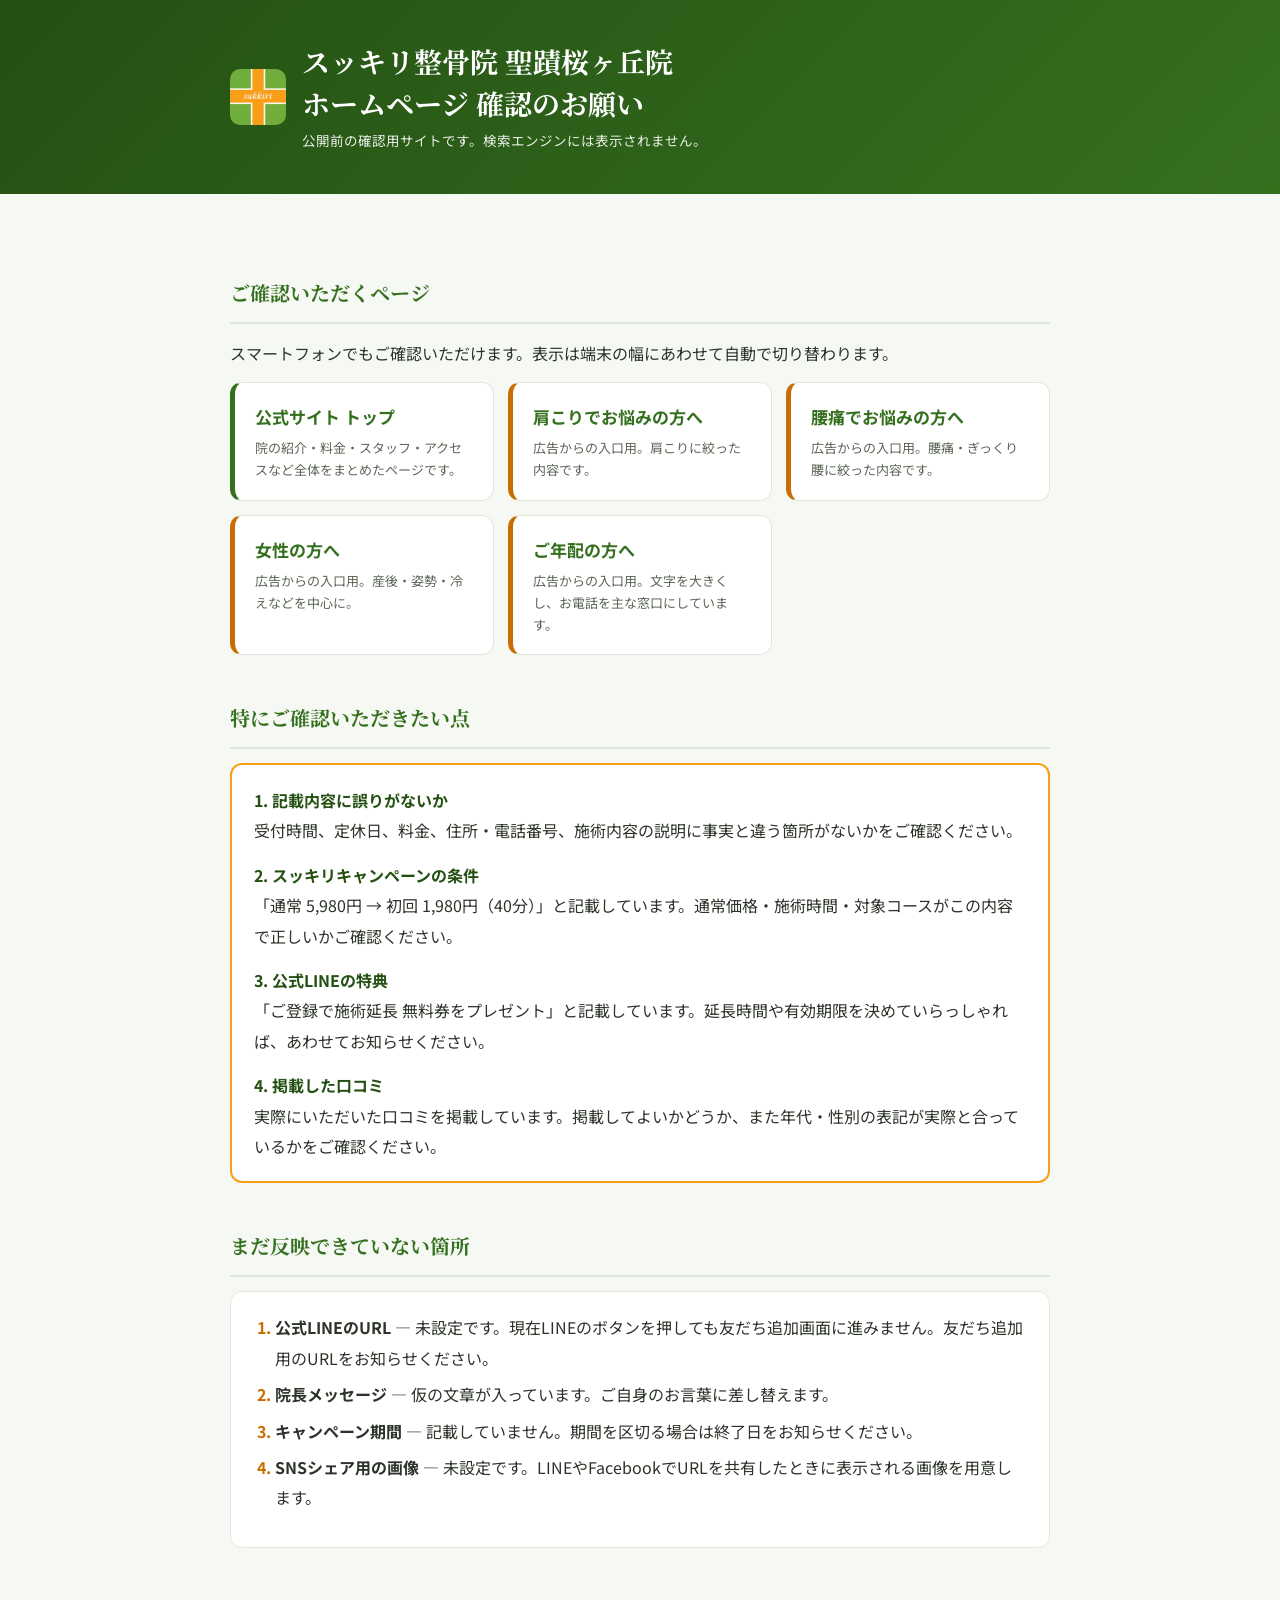
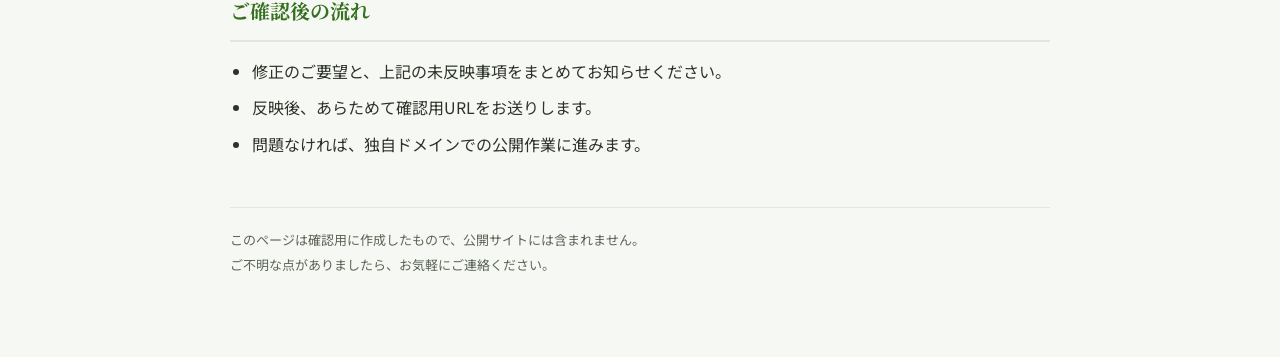
<file: review.html>
<!DOCTYPE html>
<html lang="ja">
<head>
<meta charset="UTF-8">
<meta name="viewport" content="width=device-width, initial-scale=1">
<meta name="robots" content="noindex, nofollow">
<title>スッキリ整骨院 聖蹟桜ヶ丘院 サイト確認のお願い</title>
<link rel="icon" type="image/png" href="assets/img/favicon-32.png">
<link href="https://fonts.googleapis.com/css2?family=Noto+Sans+JP:wght@400;500;700&family=Noto+Serif+JP:wght@700&display=swap" rel="stylesheet">
<style>
  :root{ --g:#35701f; --gd:#245013; --o:#c96d02; --og:#f89f18; --ink:#2c3329; --soft:#5c6657; --bd:#e2e7dc; }
  *,*::before,*::after{ box-sizing:border-box; }
  body{ margin:0; font-family:"Noto Sans JP",sans-serif; color:var(--ink); line-height:1.9; background:#f6f8f3; }
  .wrap{ width:min(100% - 32px, 820px); margin-inline:auto; padding:48px 0 80px; }
  header{ background:linear-gradient(135deg,var(--gd),var(--g)); color:#fff; padding:40px 0; }
  header .wrap{ padding:0; display:flex; align-items:center; gap:16px; }
  header img{ width:56px; height:56px; border-radius:10px; display:block; }
  header h1{ font-family:"Noto Serif JP",serif; font-size:clamp(20px,3.4vw,28px); margin:0; line-height:1.5; }
  header p{ margin:4px 0 0; font-size:13.5px; opacity:.9; }
  h2{ font-family:"Noto Serif JP",serif; font-size:20px; color:var(--g); margin:44px 0 14px; padding-bottom:10px; border-bottom:2px solid var(--bd); }
  h2:first-of-type{ margin-top:32px; }
  p{ margin:0 0 14px; }
  ul,ol{ margin:0 0 14px; padding-left:1.4em; }
  li{ margin-bottom:6px; }
  .cards{ display:grid; grid-template-columns:repeat(auto-fit,minmax(240px,1fr)); gap:14px; margin-bottom:8px; }
  .card{ display:block; background:#fff; border:1px solid var(--bd); border-left:5px solid var(--o); border-radius:12px; padding:18px 20px; text-decoration:none; color:inherit; transition:transform .18s, box-shadow .18s; }
  .card:hover{ transform:translateY(-2px); box-shadow:0 8px 22px rgba(38,80,24,.12); }
  .card b{ display:block; font-size:17px; color:var(--g); margin-bottom:4px; }
  .card small{ color:var(--soft); font-size:13px; line-height:1.7; display:block; }
  .card--main{ border-left-color:var(--g); }
  .note{ background:#fff; border:2px solid var(--og); border-radius:12px; padding:20px 22px; }
  .note b{ color:var(--gd); }
  .todo{ background:#fff; border:1px solid var(--bd); border-radius:12px; padding:20px 22px; }
  .todo li::marker{ color:var(--o); font-weight:700; }
  code{ background:#eef2e8; padding:2px 6px; border-radius:4px; font-size:.9em; }
  footer{ margin-top:48px; padding-top:20px; border-top:1px solid var(--bd); font-size:13px; color:var(--soft); }
</style>
</head>
<body>

<header>
  <div class="wrap">
    <img src="assets/img/logo.png" alt="">
    <div>
      <h1>スッキリ整骨院 聖蹟桜ヶ丘院<br>ホームページ 確認のお願い</h1>
      <p>公開前の確認用サイトです。検索エンジンには表示されません。</p>
    </div>
  </div>
</header>

<div class="wrap">

  <h2>ご確認いただくページ</h2>
  <p>スマートフォンでもご確認いただけます。表示は端末の幅にあわせて自動で切り替わります。</p>
  <div class="cards">
    <a class="card card--main" href="index.html">
      <b>公式サイト トップ</b>
      <small>院の紹介・料金・スタッフ・アクセスなど全体をまとめたページです。</small>
    </a>
    <a class="card" href="lp/katakori.html">
      <b>肩こりでお悩みの方へ</b>
      <small>広告からの入口用。肩こりに絞った内容です。</small>
    </a>
    <a class="card" href="lp/youtsu.html">
      <b>腰痛でお悩みの方へ</b>
      <small>広告からの入口用。腰痛・ぎっくり腰に絞った内容です。</small>
    </a>
    <a class="card" href="lp/women.html">
      <b>女性の方へ</b>
      <small>広告からの入口用。産後・姿勢・冷えなどを中心に。</small>
    </a>
    <a class="card" href="lp/senior.html">
      <b>ご年配の方へ</b>
      <small>広告からの入口用。文字を大きくし、お電話を主な窓口にしています。</small>
    </a>
  </div>

  <h2>特にご確認いただきたい点</h2>
  <div class="note">
    <p><b>1. 記載内容に誤りがないか</b><br>
    受付時間、定休日、料金、住所・電話番号、施術内容の説明に事実と違う箇所がないかをご確認ください。</p>
    <p><b>2. スッキリキャンペーンの条件</b><br>
    「通常 5,980円 → 初回 1,980円（40分）」と記載しています。通常価格・施術時間・対象コースがこの内容で正しいかご確認ください。</p>
    <p><b>3. 公式LINEの特典</b><br>
    「ご登録で施術延長 無料券をプレゼント」と記載しています。延長時間や有効期限を決めていらっしゃれば、あわせてお知らせください。</p>
    <p style="margin-bottom:0"><b>4. 掲載した口コミ</b><br>
    実際にいただいた口コミを掲載しています。掲載してよいかどうか、また年代・性別の表記が実際と合っているかをご確認ください。</p>
  </div>

  <h2>まだ反映できていない箇所</h2>
  <div class="todo">
    <ol>
      <li><b>公式LINEのURL</b> — 未設定です。現在LINEのボタンを押しても友だち追加画面に進みません。友だち追加用のURLをお知らせください。</li>
      <li><b>院長メッセージ</b> — 仮の文章が入っています。ご自身のお言葉に差し替えます。</li>
      <li><b>キャンペーン期間</b> — 記載していません。期間を区切る場合は終了日をお知らせください。</li>
      <li><b>SNSシェア用の画像</b> — 未設定です。LINEやFacebookでURLを共有したときに表示される画像を用意します。</li>
    </ol>
  </div>

  <h2>ご確認後の流れ</h2>
  <ul>
    <li>修正のご要望と、上記の未反映事項をまとめてお知らせください。</li>
    <li>反映後、あらためて確認用URLをお送りします。</li>
    <li>問題なければ、独自ドメインでの公開作業に進みます。</li>
  </ul>

  <footer>
    このページは確認用に作成したもので、公開サイトには含まれません。<br>
    ご不明な点がありましたら、お気軽にご連絡ください。
  </footer>

</div>
</body>
</html>
</file>
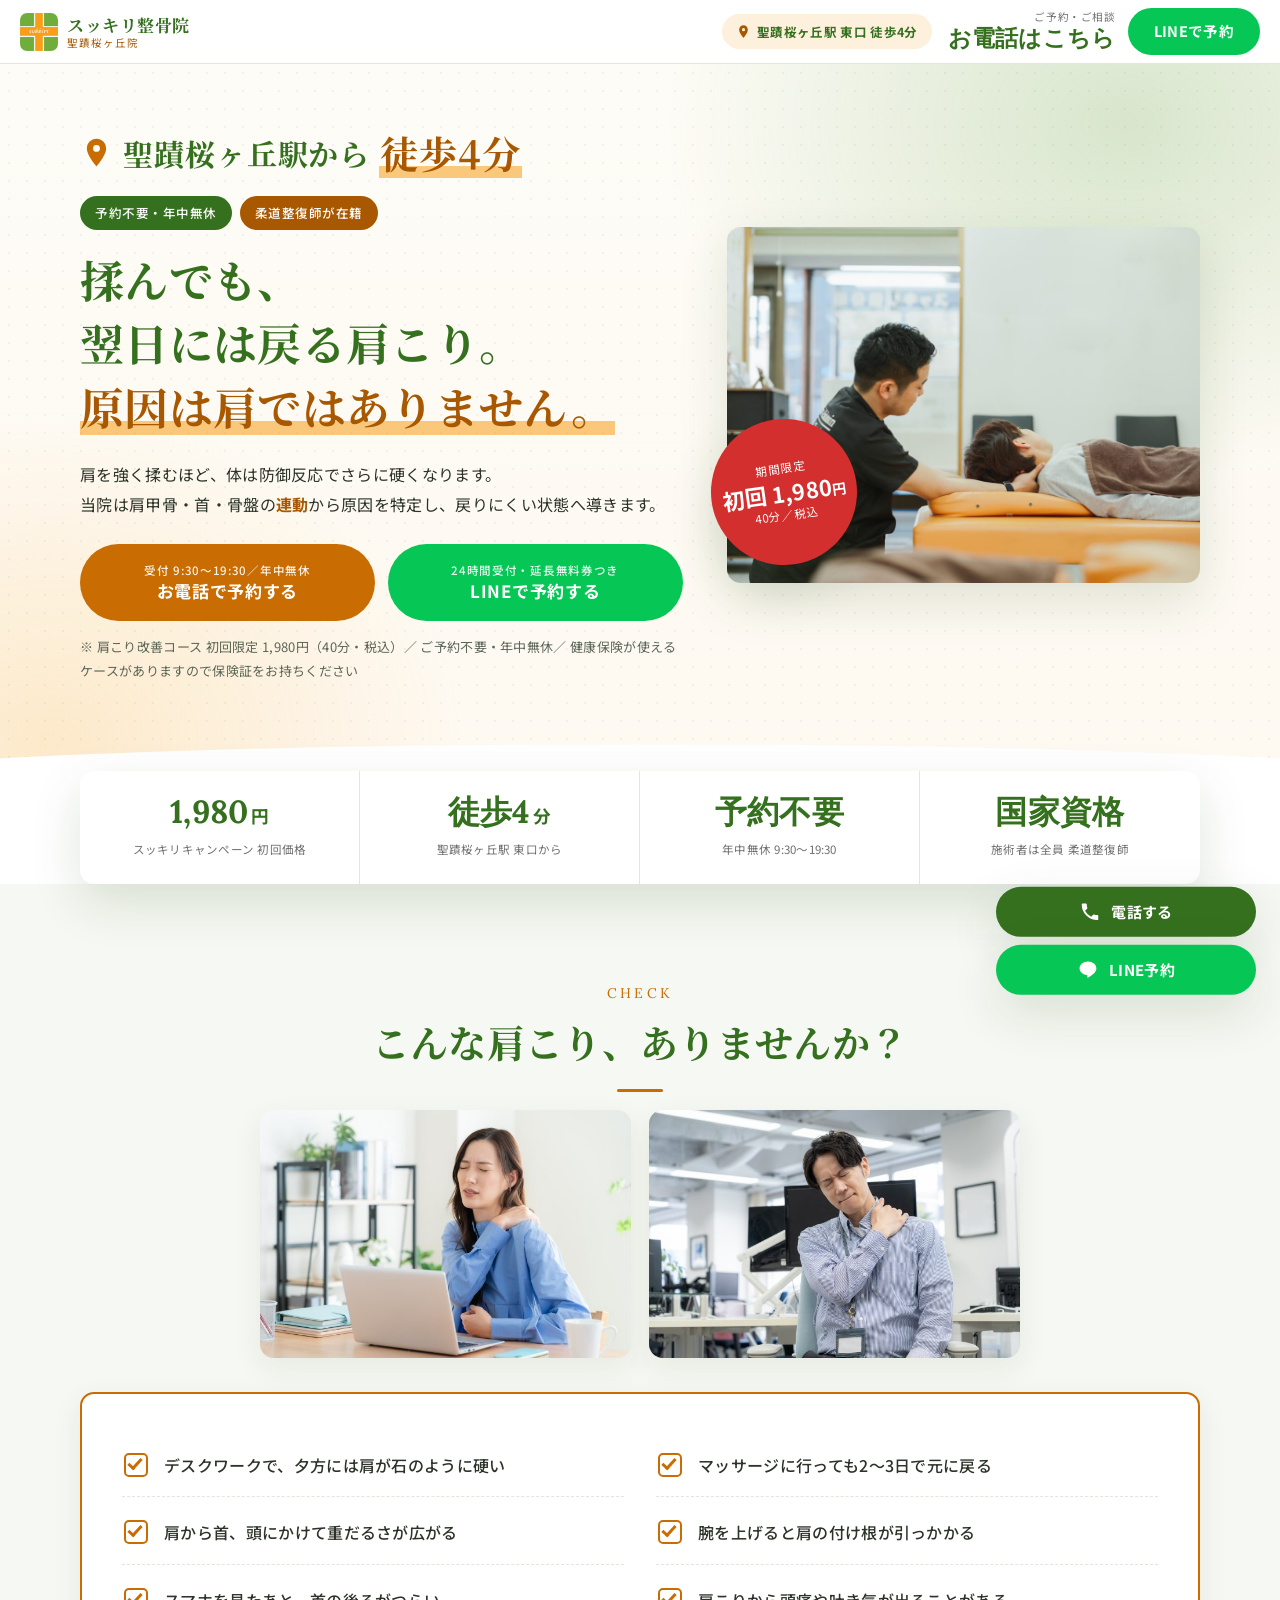
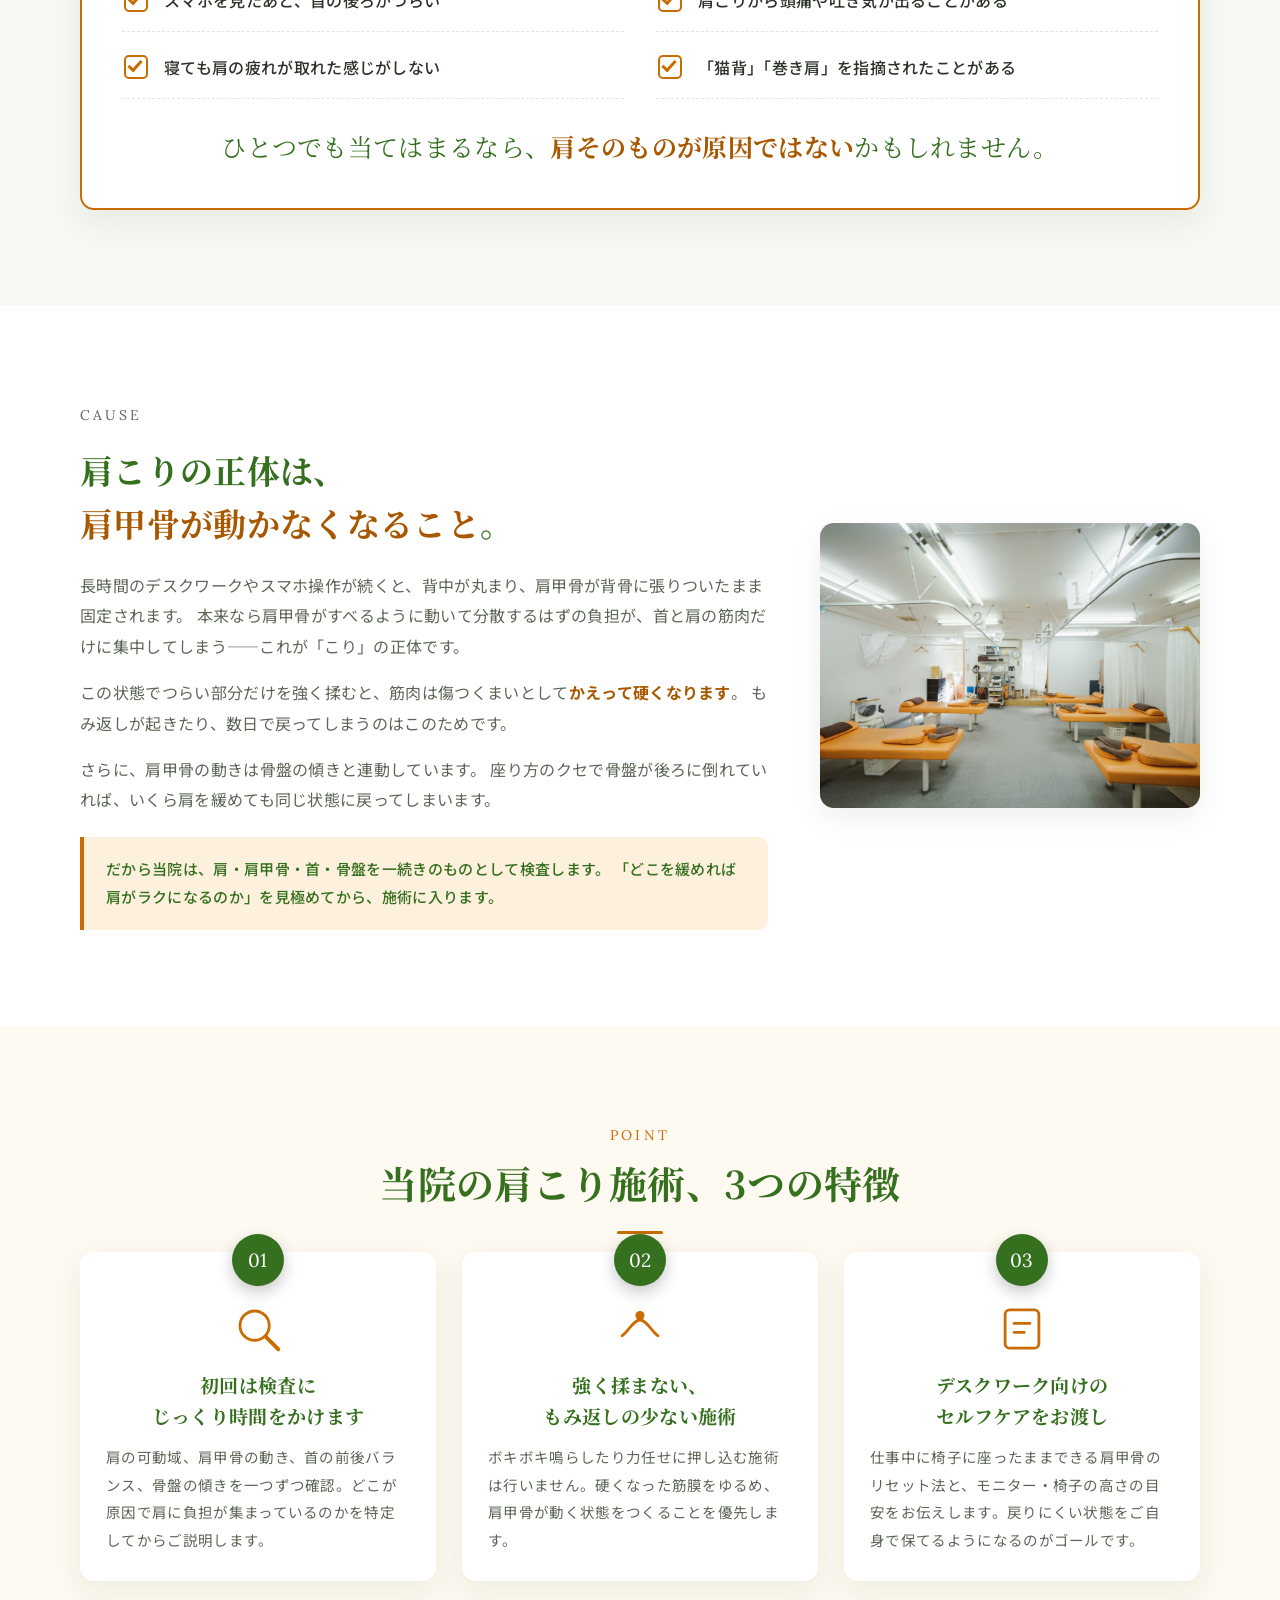
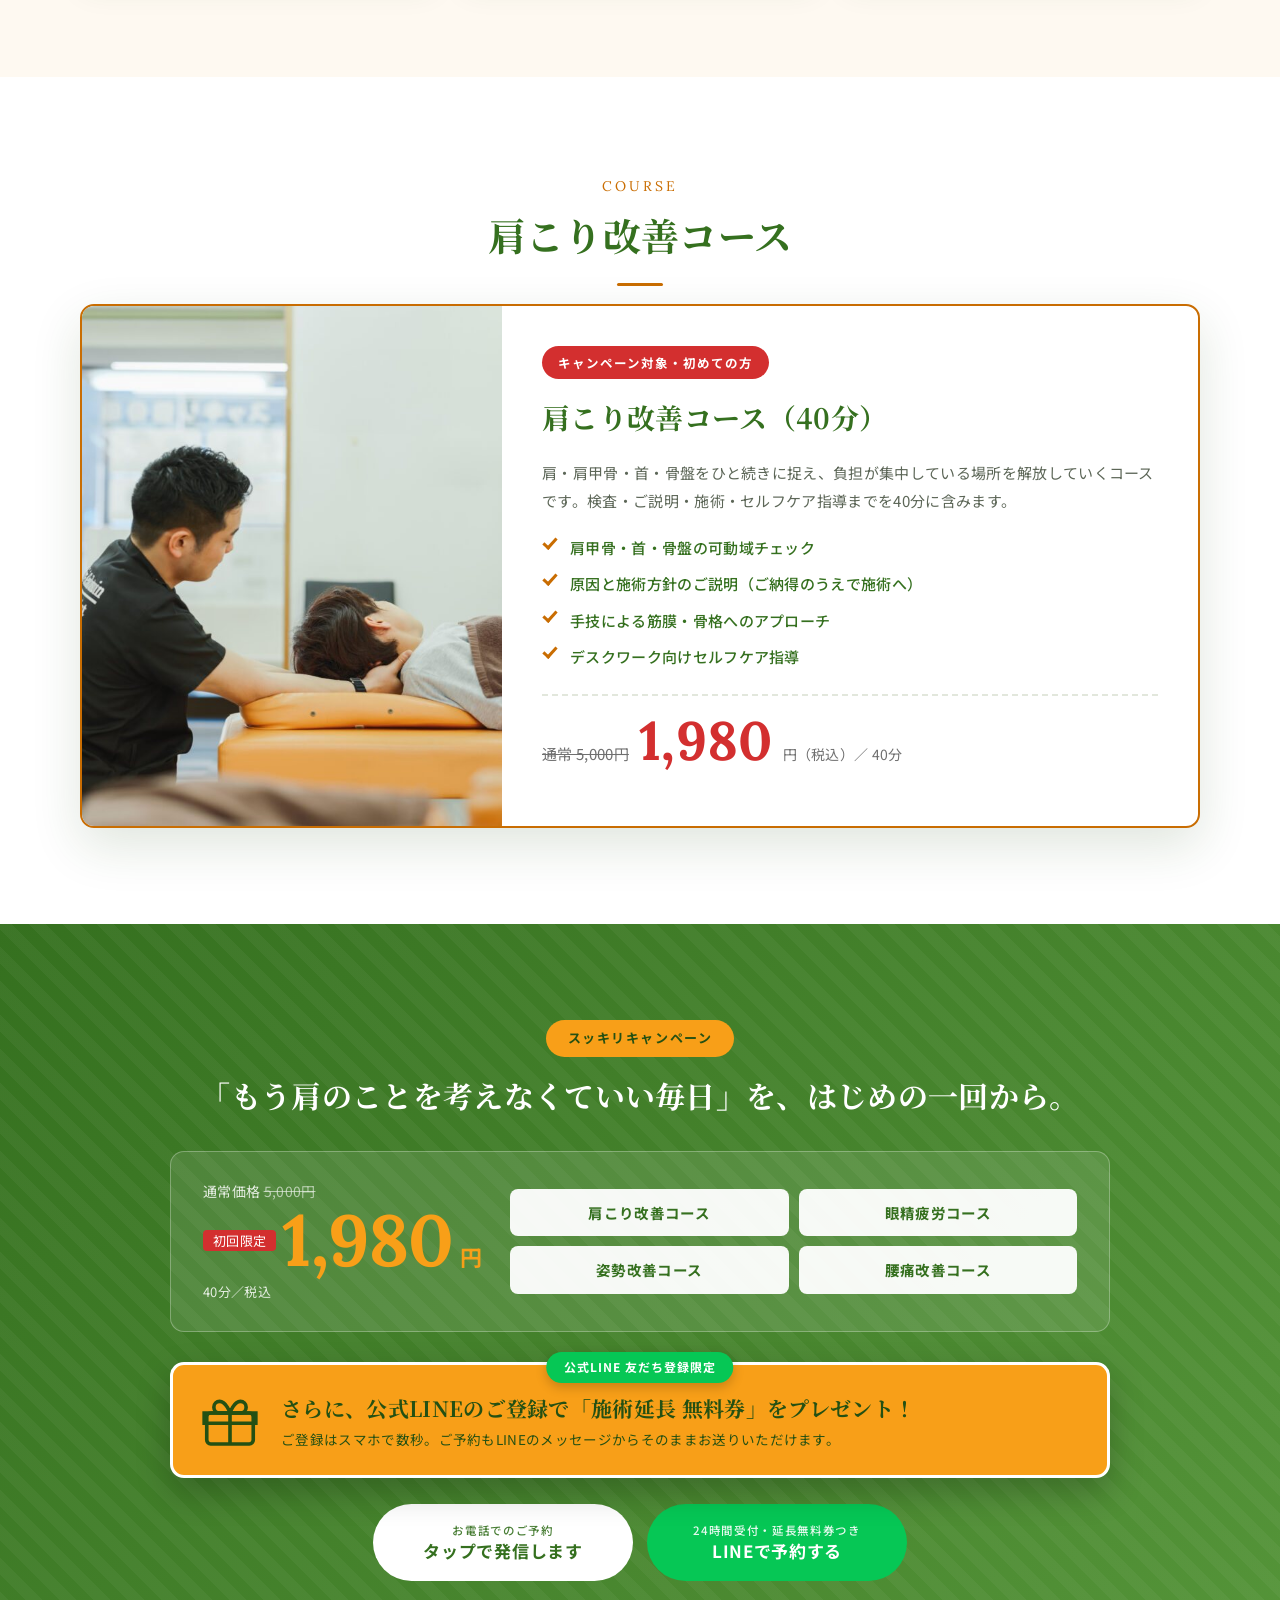
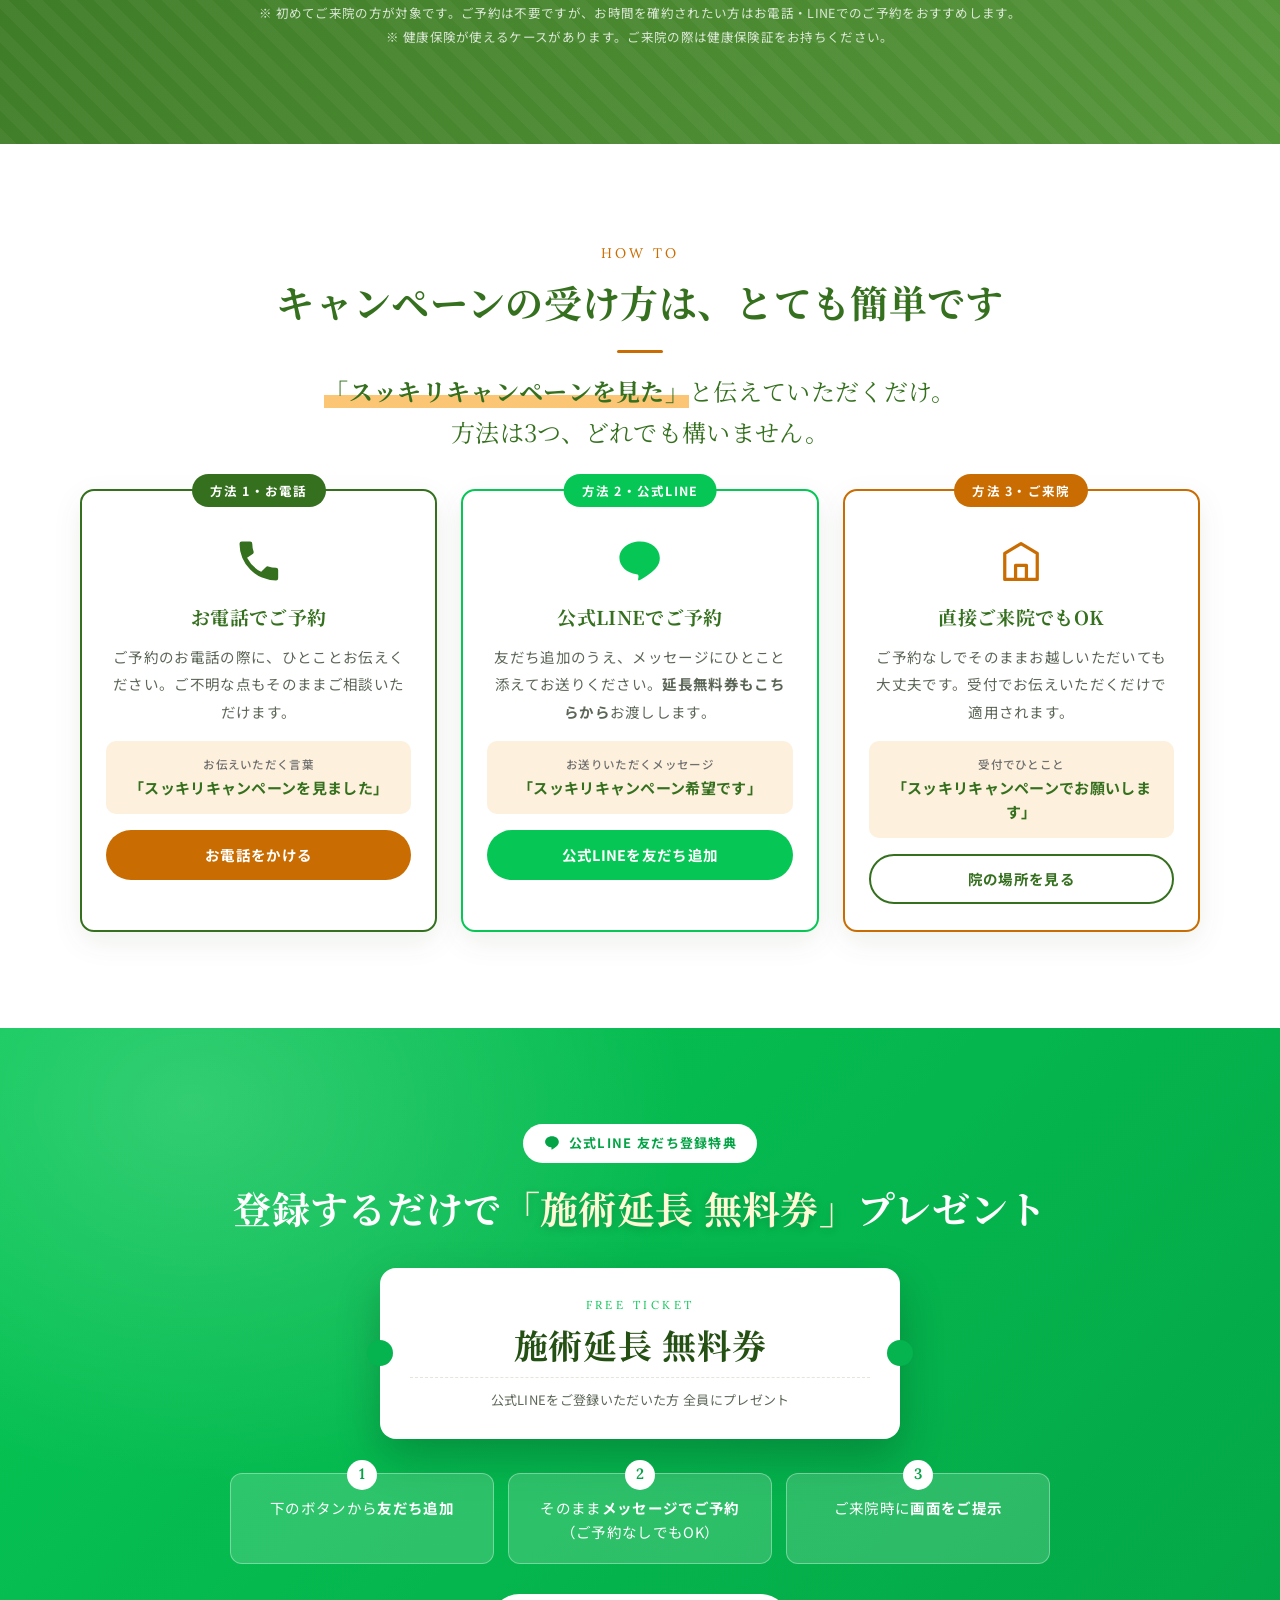
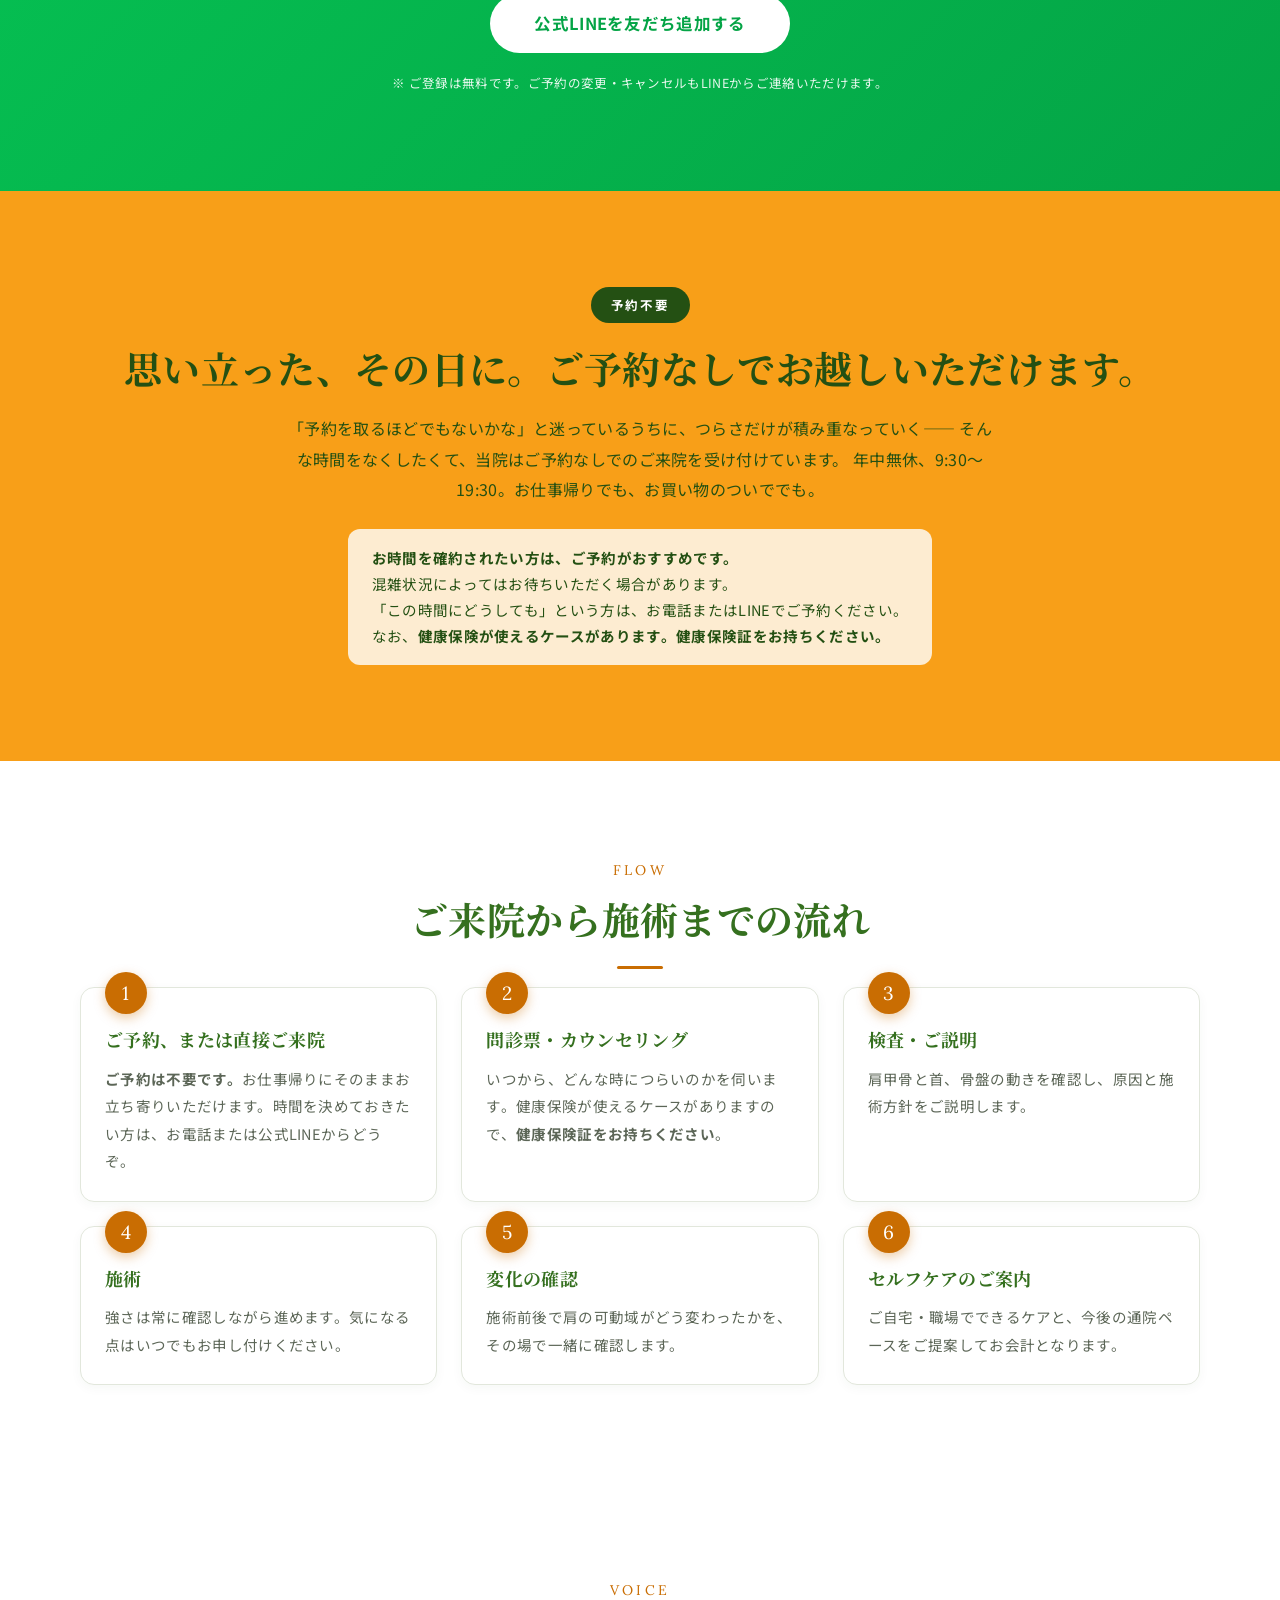
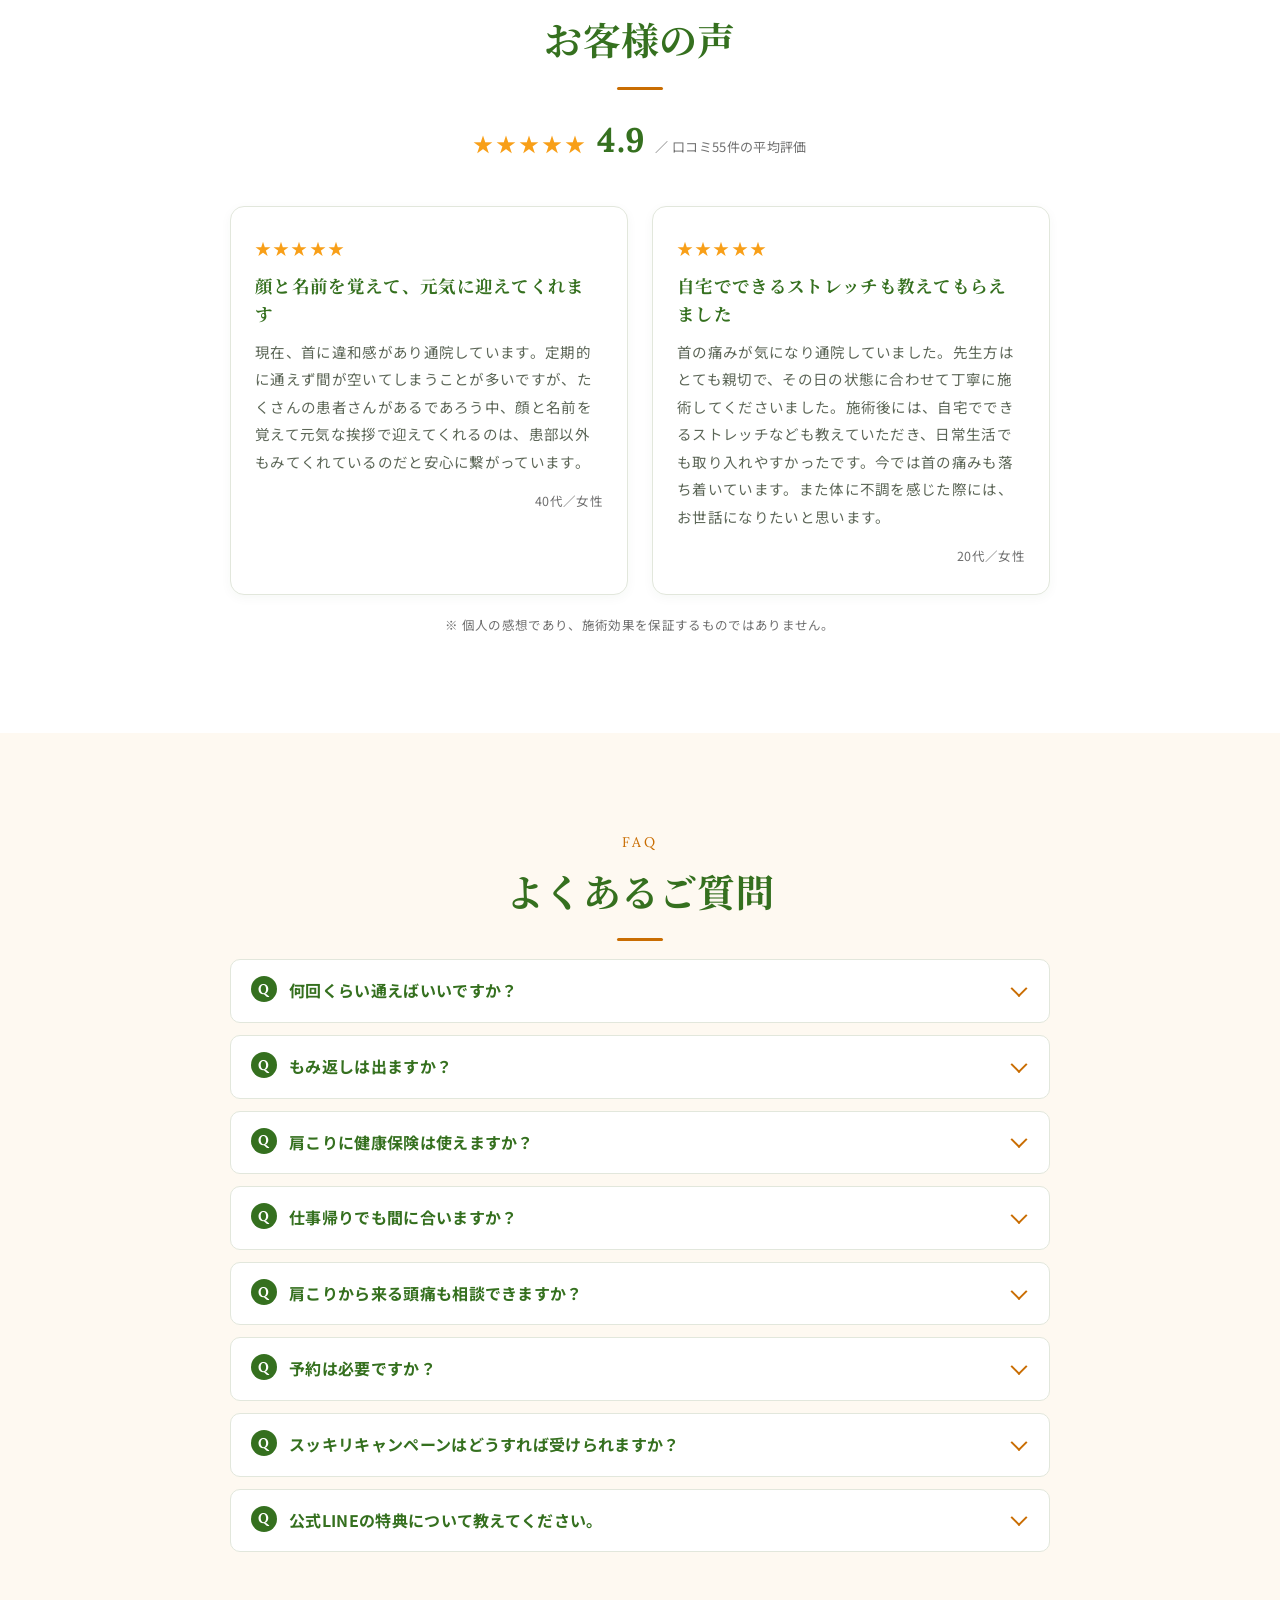
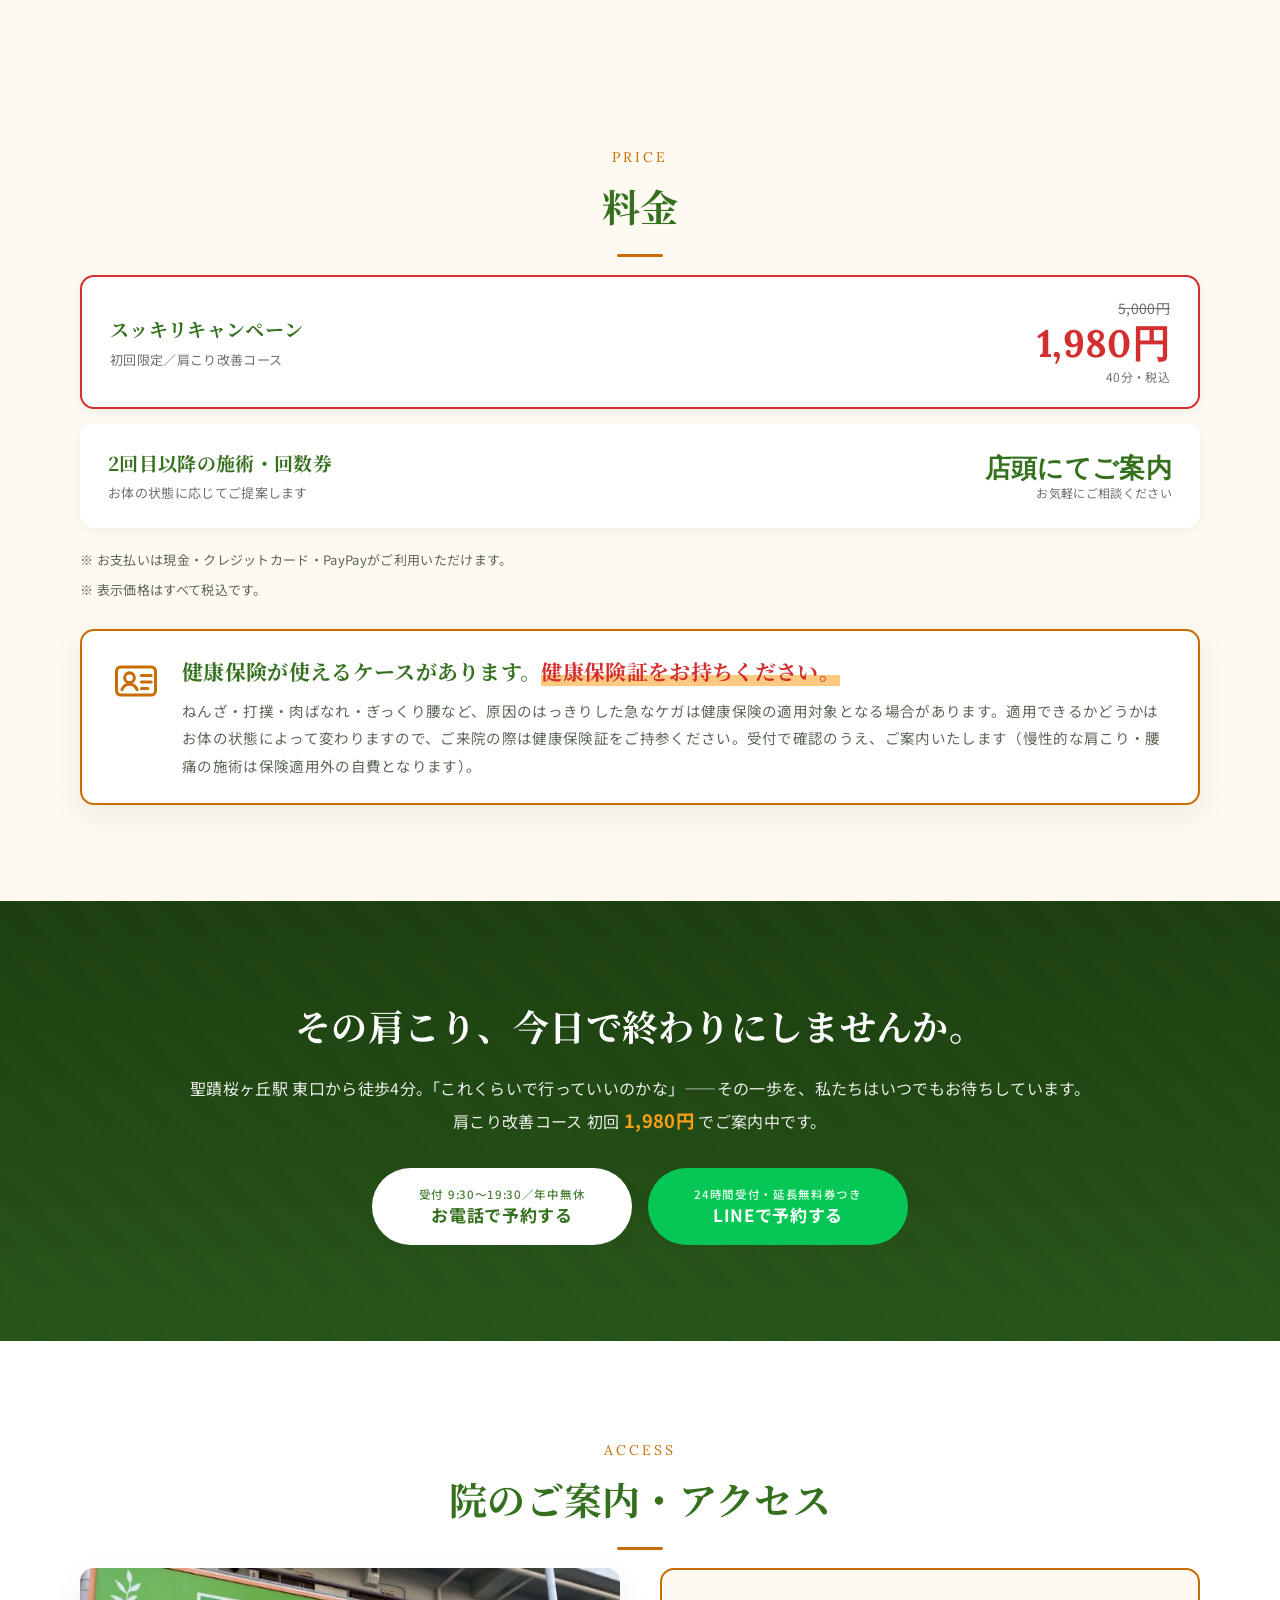
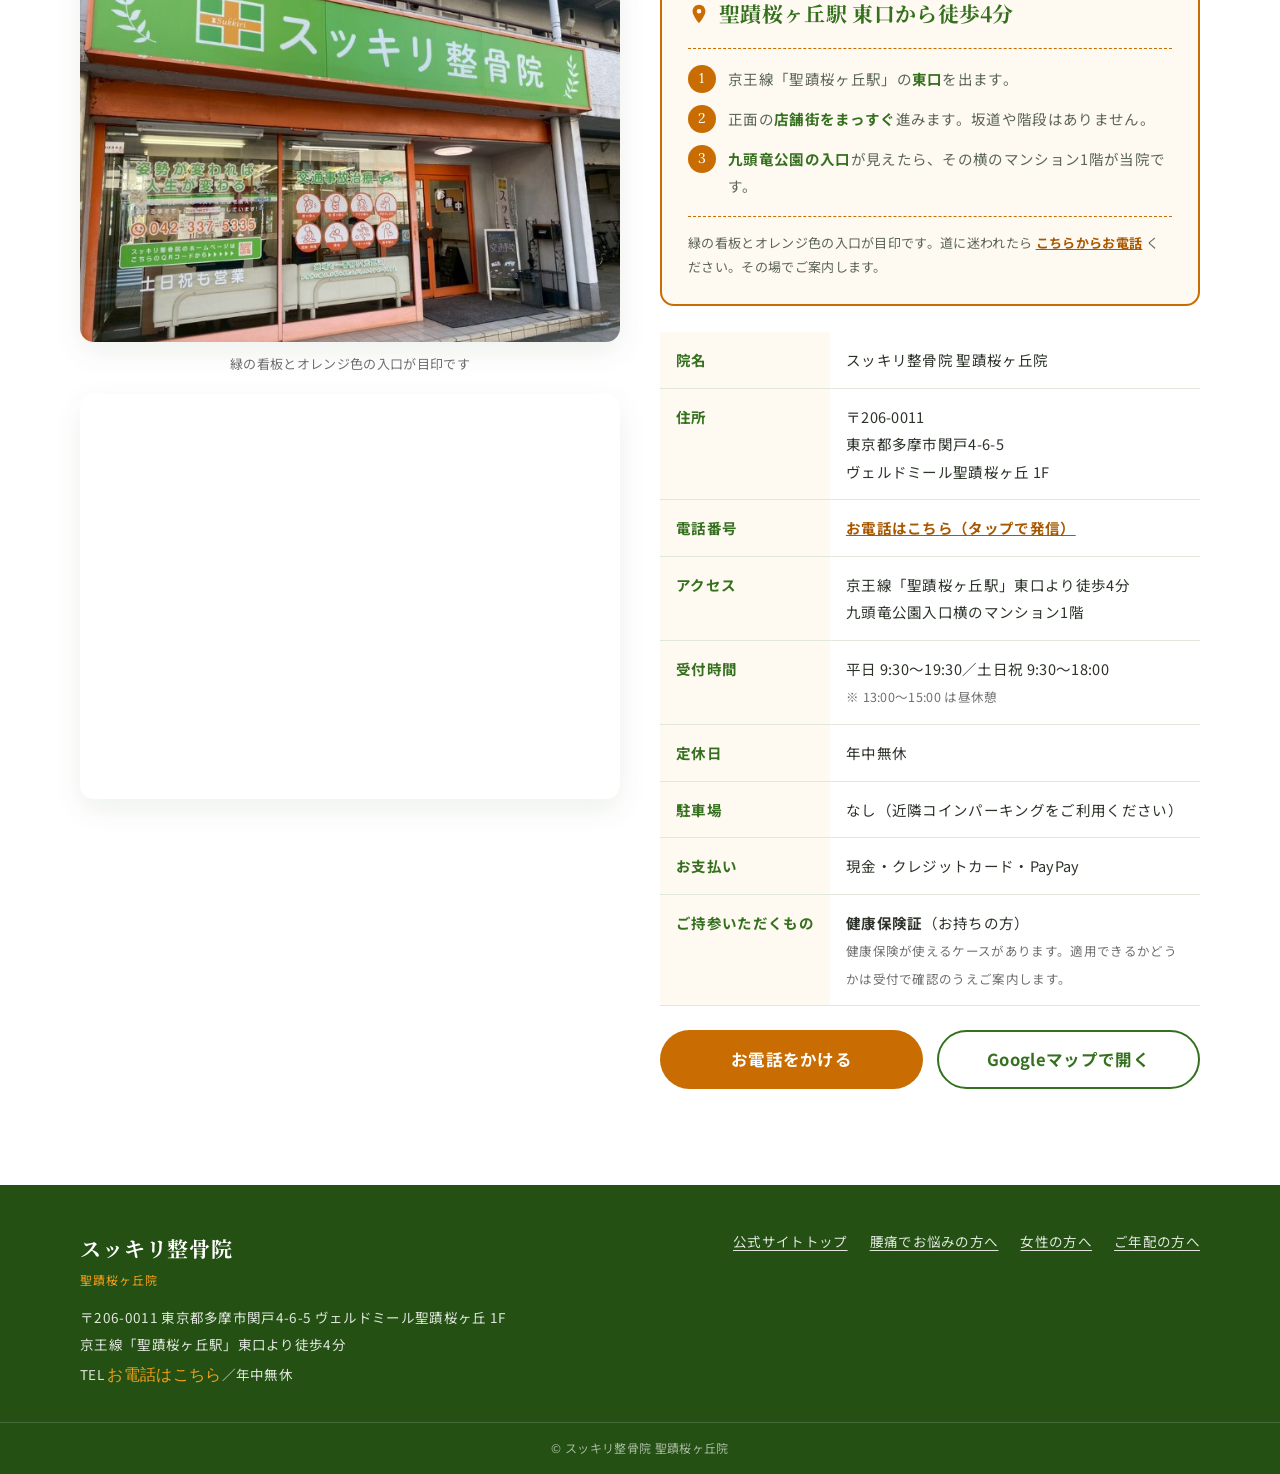
<file: lp/katakori.html>
<!DOCTYPE html>
<html lang="ja">
<head>
<meta charset="UTF-8">
<!-- Google tag (gtag.js) -->
<script async src="https://www.googletagmanager.com/gtag/js?id=AW-18392591325"></script>
<script>
  window.dataLayer = window.dataLayer || [];
  function gtag(){dataLayer.push(arguments);}
  gtag('js', new Date());

  gtag('config', 'AW-18392591325');
</script>
<!-- Event snippet for ページビュー conversion page
In your html page, add the snippet and call gtag_report_conversion when someone clicks on the chosen link or button. -->
<script>
function gtag_report_conversion(url) {
  var callback = function () {
    if (typeof(url) != 'undefined') {
      window.location = url;
    }
  };
  gtag('event', 'conversion', {
      'send_to': 'AW-18392591325/8LudCMCopeQcEN3XosJE',
      'value': 1.0,
      'currency': 'JPY',
      'event_callback': callback
  });
  return false;
}
</script>
<script>
  // 電話・LINEボタンのタップをコンバージョンとして送信（遷移はリンク本来の動作に任せる）
  document.addEventListener('click', function (e) {
    var a = e.target.closest && e.target.closest('a[href^="tel:"], a[href^="https://lin.ee/"]');
    if (a) gtag_report_conversion();
  });
</script>
<meta name="viewport" content="width=device-width, initial-scale=1">
<title>肩こり改善なら｜スッキリ整骨院 聖蹟桜ヶ丘院｜初回1,980円・聖蹟桜ヶ丘駅 徒歩4分</title>
<meta name="description" content="揉んでも翌日には戻る肩こりに。スッキリ整骨院 聖蹟桜ヶ丘院は、肩ではなく肩甲骨・首・骨盤の連動から原因を探る肩こり改善コースをご用意。初回1,980円（40分）。予約不要・年中無休・聖蹟桜ヶ丘駅 東口 徒歩4分。">
<meta name="format-detection" content="telephone=no">
<meta name="robots" content="noindex, nofollow"><!-- ★確認用。公開時に index,follow へ戻す -->

<meta property="og:url" content="https://gone0519.github.io/sukkiri-seiseki-preview/lp/katakori.html">
<meta property="og:type" content="website">
<meta property="og:title" content="肩こり改善なら｜スッキリ整骨院 聖蹟桜ヶ丘院">
<meta property="og:description" content="揉んでも戻る肩こりの「原因」に手を届かせる。初回1,980円・聖蹟桜ヶ丘駅 徒歩4分・年中無休。">
<meta property="og:image" content="https://gone0519.github.io/sukkiri-seiseki-preview/assets/img/ogp-katakori.jpg">

<link rel="icon" type="image/png" href="../assets/img/favicon-32.png">
<link rel="apple-touch-icon" href="../assets/img/apple-touch-icon.png">
<link rel="preconnect" href="https://fonts.googleapis.com">
<link rel="preconnect" href="https://fonts.gstatic.com" crossorigin>
<link href="https://fonts.googleapis.com/css2?family=Lora:wght@400;600&family=Noto+Sans+JP:wght@400;500;700;900&family=Noto+Serif+JP:wght@500;700&display=swap" rel="stylesheet">
<link rel="stylesheet" href="../assets/css/style.css?v=202608161823">
<link rel="stylesheet" href="../assets/css/lp.css?v=202608161823">
</head>
<body class="lp-body t-katakori">

<header class="lp-hd" id="hd">
  <div class="lp-hd__inner">
    <a class="lp-hd__logo" href="#top">
      <span class="lp-hd__logo-mark" aria-hidden="true">
        <img src="../assets/img/logo.png" alt="" width="256" height="256">
      </span>
      <span class="lp-hd__logo-txt"><b>スッキリ整骨院</b><small>聖蹟桜ヶ丘院</small></span>
    </a>
    <span class="lp-hd__access"><svg viewBox="0 0 24 24" aria-hidden="true"><path d="M12 2C8.1 2 5 5.1 5 9c0 5.2 7 13 7 13s7-7.8 7-13c0-3.9-3.1-7-7-7zm0 9.5A2.5 2.5 0 1112 6.5a2.5 2.5 0 010 5z" fill="currentColor"/></svg>聖蹟桜ヶ丘駅 東口 徒歩4分</span>
    <div class="lp-hd__side">
      <a class="lp-hd__tel" href="tel:05017855335"><small>ご予約・ご相談</small><b>お電話はこちら</b></a>
      <a class="btn btn--line lp-hd__btn" href="https://lin.ee/xh8tpPp" target="_blank" rel="noopener">LINEで予約</a>
    </div>
  </div>
</header>

<main id="top">

  <!-- ============ FV ============ -->
  <section class="lp-fv">
    <div class="lp-fv__bg" aria-hidden="true"></div>
    <div class="lp-fv__inner">
      <div class="lp-fv__body">
        <p class="fv__station"><svg viewBox="0 0 24 24" aria-hidden="true"><path d="M12 2C8.1 2 5 5.1 5 9c0 5.2 7 13 7 13s7-7.8 7-13c0-3.9-3.1-7-7-7zm0 9.5A2.5 2.5 0 1112 6.5a2.5 2.5 0 010 5z" fill="currentColor"/></svg>聖蹟桜ヶ丘駅から<em>徒歩4分</em></p>
        <ul class="lp-fv__tags">
          <li>予約不要・年中無休</li>
          <li>柔道整復師が在籍</li>
        </ul>
        <h1 class="lp-fv__title">揉んでも、<br>翌日には戻る肩こり。<br><em>原因は肩ではありません。</em></h1>
        <p class="lp-fv__lead">肩を強く揉むほど、体は防御反応でさらに硬くなります。<br>当院は肩甲骨・首・骨盤の<b>連動</b>から原因を特定し、戻りにくい状態へ導きます。</p>
        <div class="lp-fv__cta">
          <a class="btn btn--primary btn--lg" href="tel:05017855335"><small>受付 9:30〜19:30／年中無休</small><b>お電話で予約する</b></a>
          <a class="btn btn--line btn--lg" href="https://lin.ee/xh8tpPp" target="_blank" rel="noopener"><small>24時間受付・延長無料券つき</small><b>LINEで予約する</b></a>
        </div>
        <p class="lp-fv__micro">※ 肩こり改善コース 初回限定 1,980円（40分・税込）／ ご予約不要・年中無休／ 健康保険が使えるケースがありますので保険証をお持ちください</p>
      </div>
      <div class="lp-fv__visual">
        <img class="photo photo--fv" src="../assets/img/treatment-neck.jpg" alt="肩こりの施術風景。柔道整復師が首から肩にかけて手技で施術しているところ" width="1024" height="768" fetchpriority="high">
        <div class="lp-fv__price">
          <small>期間限定</small>
          <b>初回 1,980<span>円</span></b>
          <small>40分／税込</small>
        </div>
        <div class="fv__camp">
          <p class="fv__camp-label">スッキリキャンペーン</p>
          <p class="fv__camp-price"><s>5,000円</s><i>&rarr;</i><b>1,980</b><span>円</span></p>
          <p class="fv__camp-note">初回限定 / 40分 / 税込</p>
          <p class="fv__camp-gift">さらに公式LINE登録で<br>「施術延長 無料券」プレゼント</p>
        </div>
      </div>
    </div>
    <div class="lp-fv__wave" aria-hidden="true"></div>
  </section>

  <!-- ============ 実績バー ============ -->
  <section class="stats">
    <ul class="stats__list">
      <li><b>1,980<span>円</span></b><small>スッキリキャンペーン 初回価格</small></li>
      <li><b>徒歩4<span>分</span></b><small>聖蹟桜ヶ丘駅 東口から</small></li>
      <li><b>予約不要</b><small>年中無休 9:30〜19:30</small></li>
      <li><b>国家資格</b><small>施術者は全員 柔道整復師</small></li>
    </ul>
  </section>

  <!-- ============ チェックリスト ============ -->
  <section class="check">
    <div class="sec__inner">
      <p class="sec__eyebrow">Check</p>
      <h2 class="sec__title">こんな肩こり、<br class="sp-br">ありませんか？</h2>
      <div class="symphotos symphotos--2" data-reveal-group>
        <img data-reveal src="../assets/img/sym-shoulder-w.jpg" alt="デスクでパソコン作業中に肩を押さえる女性" width="640" height="427" loading="lazy">
        <img data-reveal src="../assets/img/sym-shoulder-m.jpg" alt="オフィスの椅子に座り、肩に手をあてて顔をしかめる男性" width="640" height="427" loading="lazy">
      </div>
      <div class="check__box">
        <ul class="check__list" data-reveal-group>
          <li data-reveal>デスクワークで、夕方には肩が石のように硬い</li>
          <li data-reveal>マッサージに行っても2〜3日で元に戻る</li>
          <li data-reveal>肩から首、頭にかけて重だるさが広がる</li>
          <li data-reveal>腕を上げると肩の付け根が引っかかる</li>
          <li data-reveal>スマホを見たあと、首の後ろがつらい</li>
          <li data-reveal>肩こりから頭痛や吐き気が出ることがある</li>
          <li data-reveal>寝ても肩の疲れが取れた感じがしない</li>
          <li data-reveal>「猫背」「巻き肩」を指摘されたことがある</li>
        </ul>
        <p class="check__foot">ひとつでも当てはまるなら、<br class="sp-br"><b>肩そのものが原因ではない</b>かもしれません。</p>
      </div>
    </div>
  </section>

  <!-- ============ 原因解説 ============ -->
  <section class="cause">
    <div class="sec__inner cause__inner">
      <div class="cause__body">
        <p class="sec__eyebrow" style="text-align:left">Cause</p>
        <h2 class="cause__title">肩こりの正体は、<br><em>肩甲骨が動かなくなること</em>。</h2>
        <p>
          長時間のデスクワークやスマホ操作が続くと、背中が丸まり、肩甲骨が背骨に張りついたまま固定されます。
          本来なら肩甲骨がすべるように動いて分散するはずの負担が、首と肩の筋肉だけに集中してしまう——これが「こり」の正体です。
        </p>
        <p>
          この状態でつらい部分だけを強く揉むと、筋肉は傷つくまいとして<b>かえって硬くなります</b>。
          もみ返しが起きたり、数日で戻ってしまうのはこのためです。
        </p>
        <p>
          さらに、肩甲骨の動きは骨盤の傾きと連動しています。
          座り方のクセで骨盤が後ろに倒れていれば、いくら肩を緩めても同じ状態に戻ってしまいます。
        </p>
        <p class="cause__note">
          だから当院は、肩・肩甲骨・首・骨盤を一続きのものとして検査します。
          「どこを緩めれば肩がラクになるのか」を見極めてから、施術に入ります。
        </p>
      </div>
      <div class="cause__visual">
        <img class="photo" src="../assets/img/clinic-room.jpg" alt="スッキリ整骨院 聖蹟桜ヶ丘院の院内。オレンジ色の施術ベッドが5台並ぶ明るい施術スペース" width="1024" height="768" loading="lazy">
      </div>
    </div>
  </section>

  <!-- ============ 選ばれる理由 ============ -->
  <section class="point">
    <div class="sec__inner">
      <p class="sec__eyebrow">Point</p>
      <h2 class="sec__title">当院の肩こり施術、<br class="sp-br">3つの特徴</h2>
      <div class="point__grid" data-reveal-group>
        <article class="point__card" data-reveal>
          <span class="point__num">01</span>
          <div class="point__icon" aria-hidden="true"><svg viewBox="0 0 48 48"><circle cx="21" cy="21" r="13" fill="none" stroke="currentColor" stroke-width="2.5"/><path d="M31 31l11 11" stroke="currentColor" stroke-width="3.5" stroke-linecap="round"/></svg></div>
          <h3>初回は検査に<br>じっくり時間をかけます</h3>
          <p>肩の可動域、肩甲骨の動き、首の前後バランス、骨盤の傾きを一つずつ確認。どこが原因で肩に負担が集まっているのかを特定してからご説明します。</p>
        </article>
        <article class="point__card" data-reveal>
          <span class="point__num">02</span>
          <div class="point__icon" aria-hidden="true"><svg viewBox="0 0 48 48"><path d="M8 30c6-4 10-14 16-14s10 10 16 14" fill="none" stroke="currentColor" stroke-width="2.5" stroke-linecap="round"/><circle cx="24" cy="12" r="4" fill="currentColor"/></svg></div>
          <h3>強く揉まない、<br>もみ返しの少ない施術</h3>
          <p>ボキボキ鳴らしたり力任せに押し込む施術は行いません。硬くなった筋膜をゆるめ、肩甲骨が動く状態をつくることを優先します。</p>
        </article>
        <article class="point__card" data-reveal>
          <span class="point__num">03</span>
          <div class="point__icon" aria-hidden="true"><svg viewBox="0 0 48 48"><rect x="9" y="7" width="30" height="34" rx="4" fill="none" stroke="currentColor" stroke-width="2.5"/><path d="M17 19h14M17 27h9" stroke="currentColor" stroke-width="2.5" stroke-linecap="round"/></svg></div>
          <h3>デスクワーク向けの<br>セルフケアをお渡し</h3>
          <p>仕事中に椅子に座ったままできる肩甲骨のリセット法と、モニター・椅子の高さの目安をお伝えします。戻りにくい状態をご自身で保てるようになるのがゴールです。</p>
        </article>
      </div>
    </div>
  </section>

  <!-- ============ 主役コース ============ -->
  <section id="course">
    <div class="sec__inner">
      <p class="sec__eyebrow">Course</p>
      <h2 class="sec__title">肩こり改善コース</h2>
      <div class="course__card" data-reveal>
        <img class="photo photo--course" src="../assets/img/treatment-neck.jpg" alt="肩こり改善コースの施術風景。柔道整復師が首から肩にかけて手技で施術しているところ" width="1024" height="768" loading="lazy">
        <div class="course__body">
          <p class="course__label">キャンペーン対象・初めての方</p>
          <h3>肩こり改善コース（40分）</h3>
          <p>肩・肩甲骨・首・骨盤をひと続きに捉え、負担が集中している場所を解放していくコースです。検査・ご説明・施術・セルフケア指導までを40分に含みます。</p>
          <ul class="course__spec">
            <li>肩甲骨・首・骨盤の可動域チェック</li>
            <li>原因と施術方針のご説明（ご納得のうえで施術へ）</li>
            <li>手技による筋膜・骨格へのアプローチ</li>
            <li>デスクワーク向けセルフケア指導</li>
          </ul>
          <p class="course__price">
            <s>通常 5,000円</s>
            <strong>1,980</strong>
            <span>円（税込）／ 40分</span>
          </p>
        </div>
      </div>
    </div>
  </section>

  <!-- ============ CTA ============ -->
  <section class="offer" id="cta">
    <div class="offer__inner">
      <div class="offer__head">
        <p class="offer__ribbon">スッキリキャンペーン</p>
        <h2 class="offer__title">「もう肩のことを考えなくていい毎日」を、<br class="sp-br">はじめの一回から。</h2>
      </div>
      <div class="offer__price">
        <div class="offer__price-box">
          <p class="offer__before">通常価格 <s>5,000円</s></p>
          <p class="offer__after"><small>初回限定</small><b>1,980</b><span>円</span></p>
          <p class="offer__note">40分／税込</p>
        </div>
        <ul class="offer__courses">
          <li>肩こり改善コース</li>
          <li>眼精疲労コース</li>
          <li>姿勢改善コース</li>
          <li>腰痛改善コース</li>
        </ul>
      </div>
      <div class="offer__gift">
        <span class="offer__gift-ico" aria-hidden="true">
          <svg viewBox="0 0 48 48"><rect x="6" y="17" width="36" height="24" rx="3" fill="none" stroke="currentColor" stroke-width="2.8"/><path d="M4 17h40v8H4zM24 17v24" fill="none" stroke="currentColor" stroke-width="2.8"/><path d="M24 17s-3-9-8-9a4.5 4.5 0 000 9zM24 17s3-9 8-9a4.5 4.5 0 010 9z" fill="none" stroke="currentColor" stroke-width="2.8" stroke-linejoin="round"/></svg>
        </span>
        <span class="offer__gift-txt">
          <b>さらに、公式LINEのご登録で「施術延長 無料券」をプレゼント！</b>
          <small>ご登録はスマホで数秒。ご予約もLINEのメッセージからそのままお送りいただけます。</small>
        </span>
      </div>
      <div class="offer__actions">
        <a class="btn btn--white btn--lg" href="tel:05017855335"><small>お電話でのご予約</small><b>タップで発信します</b></a>
        <a class="btn btn--line btn--lg" href="https://lin.ee/xh8tpPp" target="_blank" rel="noopener"><small>24時間受付・延長無料券つき</small><b>LINEで予約する</b></a>
      </div>
      <p class="offer__caution">※ 初めてご来院の方が対象です。ご予約は不要ですが、お時間を確約されたい方はお電話・LINEでのご予約をおすすめします。<br>※ 健康保険が使えるケースがあります。ご来院の際は健康保険証をお持ちください。</p>
    </div>
  </section>

  <!-- ============ キャンペーンの受け方 ============ -->
  <section class="howto" id="howto">
    <div class="sec__inner">
      <p class="sec__eyebrow">How to</p>
      <h2 class="sec__title">キャンペーンの受け方は、<br class="sp-br">とても簡単です</h2>
      <p class="howto__lead">
        <b>「スッキリキャンペーンを見た」</b>と伝えていただくだけ。<br>
        方法は3つ、どれでも構いません。
      </p>
      <div class="howto__list" data-reveal-group>
        <article class="howto__card howto__card--tel" data-reveal>
          <span class="howto__num">方法 1・お電話</span>
          <div class="howto__ico" aria-hidden="true"><svg viewBox="0 0 48 48"><path d="M13 21a30 30 0 0013 13l4.5-4.5a2 2 0 012-.5 23 23 0 007.2 1.2 2 2 0 012 2V40a2 2 0 01-2 2A34 34 0 016 8a2 2 0 012-2h7.8a2 2 0 012 2 23 23 0 001.2 7.2 2 2 0 01-.5 2z" fill="currentColor"/></svg></div>
          <h3>お電話でご予約</h3>
          <p>ご予約のお電話の際に、ひとことお伝えください。ご不明な点もそのままご相談いただけます。</p>
          <p class="howto__say"><small>お伝えいただく言葉</small>「スッキリキャンペーンを見ました」</p>
          <p class="howto__btn"><a class="btn btn--primary" href="tel:05017855335">お電話をかける</a></p>
        </article>
        <article class="howto__card howto__card--line" data-reveal>
          <span class="howto__num">方法 2・公式LINE</span>
          <div class="howto__ico" aria-hidden="true"><svg viewBox="0 0 48 48"><path d="M24 6C13.5 6 5 12.8 5 21.2c0 7.5 6.7 13.8 15.8 15 .6.14 1.5.44 1.7 1 .18.5.12 1.3.06 1.85l-.27 1.6c-.08.47-.37 1.85 1.6 1S34.5 35.4 38.4 30.9c2.7-3 3.9-6.1 3.9-9.7C42.3 12.8 34.5 6 24 6z" fill="currentColor"/></svg></div>
          <h3>公式LINEでご予約</h3>
          <p>友だち追加のうえ、メッセージにひとこと添えてお送りください。<b>延長無料券もこちらから</b>お渡しします。</p>
          <p class="howto__say"><small>お送りいただくメッセージ</small>「スッキリキャンペーン希望です」</p>
          <p class="howto__btn"><a class="btn btn--line" href="https://lin.ee/xh8tpPp" target="_blank" rel="noopener">公式LINEを友だち追加</a></p>
        </article>
        <article class="howto__card howto__card--walk" data-reveal>
          <span class="howto__num">方法 3・ご来院</span>
          <div class="howto__ico" aria-hidden="true"><svg viewBox="0 0 48 48"><path d="M9 41V17l15-9 15 9v24z" fill="none" stroke="currentColor" stroke-width="3" stroke-linejoin="round"/><path d="M19 41V28h10v13" fill="none" stroke="currentColor" stroke-width="3" stroke-linejoin="round"/></svg></div>
          <h3>直接ご来院でもOK</h3>
          <p>ご予約なしでそのままお越しいただいても大丈夫です。受付でお伝えいただくだけで適用されます。</p>
          <p class="howto__say"><small>受付でひとこと</small>「スッキリキャンペーンでお願いします」</p>
          <p class="howto__btn"><a class="btn btn--outline" href="#access">院の場所を見る</a></p>
        </article>
      </div>
    </div>
  </section>

  <!-- ============ 公式LINE特典 ============ -->
  <section class="gift" id="gift">
    <div class="sec__inner sec__inner--narrow">
      <p class="gift__eyebrow"><svg viewBox="0 0 24 24" aria-hidden="true"><path d="M12 3C6.9 3 2.8 6.3 2.8 10.4c0 3.7 3.3 6.8 7.7 7.4.3.07.7.2.8.5.1.26.07.66.03.92l-.13.78c-.04.23-.18.9.8.5s5.3-3.1 7.2-5.3c1.3-1.5 1.9-3 1.9-4.8C21.2 6.3 17.1 3 12 3z" fill="currentColor"/></svg>公式LINE 友だち登録特典</p>
      <h2 class="gift__title">登録するだけで<br class="sp-br"><em>「施術延長 無料券」</em>プレゼント</h2>

      <div class="gift__ticket" data-reveal>
        <span class="gift__ticket-label">FREE TICKET</span>
        <b>施術延長 無料券</b>
        <small>公式LINEをご登録いただいた方 全員にプレゼント</small>
      </div>

      <ol class="gift__steps" data-reveal-group>
        <li data-reveal><span>1</span><p>下のボタンから<b>友だち追加</b></p></li>
        <li data-reveal><span>2</span><p>そのまま<b>メッセージでご予約</b><br>（ご予約なしでもOK）</p></li>
        <li data-reveal><span>3</span><p>ご来院時に<b>画面をご提示</b></p></li>
      </ol>

      <p class="gift__cta"><a class="btn btn--lg" href="https://lin.ee/xh8tpPp" target="_blank" rel="noopener">公式LINEを友だち追加する</a></p>
      <p class="gift__note">※ ご登録は無料です。ご予約の変更・キャンセルもLINEからご連絡いただけます。</p>
    </div>
  </section>

  <!-- ============ 予約不要 ============ -->  <section class="walkin">
    <div class="sec__inner">
      <p class="walkin__eyebrow">予約不要</p>
      <h2 class="walkin__title">思い立った、その日に。<br class="sp-br">ご予約なしでお越しいただけます。</h2>
      <p class="walkin__lead">
        「予約を取るほどでもないかな」と迷っているうちに、つらさだけが積み重なっていく——
        そんな時間をなくしたくて、当院はご予約なしでのご来院を受け付けています。
        年中無休、9:30〜19:30。お仕事帰りでも、お買い物のついででも。
      </p>
      <p class="walkin__note">
        <b>お時間を確約されたい方は、ご予約がおすすめです。</b><br>
        混雑状況によってはお待ちいただく場合があります。<br>
        「この時間にどうしても」という方は、お電話またはLINEでご予約ください。<br>
        なお、<b>健康保険が使えるケースがあります。健康保険証をお持ちください。</b>
      </p>
    </div>
  </section>

  <!-- ============ 施術の流れ ============ -->
  <section class="flow">
    <div class="sec__inner">
      <p class="sec__eyebrow">Flow</p>
      <h2 class="sec__title">ご来院から施術までの流れ</h2>
      <ol class="flow__list" data-reveal-group>
        <li data-reveal><span>1</span><h3>ご予約、または直接ご来院</h3><p><b>ご予約は不要です。</b>お仕事帰りにそのままお立ち寄りいただけます。時間を決めておきたい方は、お電話または公式LINEからどうぞ。</p></li>
        <li data-reveal><span>2</span><h3>問診票・カウンセリング</h3><p>いつから、どんな時につらいのかを伺います。健康保険が使えるケースがありますので、<b>健康保険証をお持ちください</b>。</p></li>
        <li data-reveal><span>3</span><h3>検査・ご説明</h3><p>肩甲骨と首、骨盤の動きを確認し、原因と施術方針をご説明します。</p></li>
        <li data-reveal><span>4</span><h3>施術</h3><p>強さは常に確認しながら進めます。気になる点はいつでもお申し付けください。</p></li>
        <li data-reveal><span>5</span><h3>変化の確認</h3><p>施術前後で肩の可動域がどう変わったかを、その場で一緒に確認します。</p></li>
        <li data-reveal><span>6</span><h3>セルフケアのご案内</h3><p>ご自宅・職場でできるケアと、今後の通院ペースをご提案してお会計となります。</p></li>
      </ol>
    </div>
  </section>

  <!-- ============ お客様の声 ============ -->
  <section class="voice">
    <div class="sec__inner">
      <p class="sec__eyebrow">Voice</p>
      <h2 class="sec__title">お客様の声</h2>
      <p class="voice__rating">
        <span class="voice__stars" aria-hidden="true">★★★★★</span>
        <b>4.9</b><small>／ 口コミ55件の平均評価</small>
      </p>
      <ul class="voice__list voice__list--2" data-reveal-group>
        <li data-reveal><p class="voice__stars" aria-hidden="true">★★★★★</p><h3>顔と名前を覚えて、元気に迎えてくれます</h3><p class="voice__txt">現在、首に違和感があり通院しています。定期的に通えず間が空いてしまうことが多いですが、たくさんの患者さんがあるであろう中、顔と名前を覚えて元気な挨拶で迎えてくれるのは、患部以外もみてくれているのだと安心に繋がっています。</p><p class="voice__meta">40代／女性</p></li>
        <li data-reveal><p class="voice__stars" aria-hidden="true">★★★★★</p><h3>自宅でできるストレッチも教えてもらえました</h3><p class="voice__txt">首の痛みが気になり通院していました。先生方はとても親切で、その日の状態に合わせて丁寧に施術してくださいました。施術後には、自宅でできるストレッチなども教えていただき、日常生活でも取り入れやすかったです。今では首の痛みも落ち着いています。また体に不調を感じた際には、お世話になりたいと思います。</p><p class="voice__meta">20代／女性</p></li>
      </ul>
      <p class="voice__note">※ 個人の感想であり、施術効果を保証するものではありません。</p>
    </div>
  </section>

  <!-- ============ FAQ ============ -->
  <section class="faq">
    <div class="sec__inner sec__inner--narrow">
      <p class="sec__eyebrow">FAQ</p>
      <h2 class="sec__title">よくあるご質問</h2>
      <div class="faq__list">
        <details class="faq__item"><summary>何回くらい通えばいいですか？</summary><div class="faq__ans"><p>肩こりの程度や、お仕事での負担のかかり方によって変わります。初回の検査結果をもとに、目安となる回数とペースをご提案しますので、ご納得のうえでお決めください。回数券の押し売りはいたしません。</p></div></details>
        <details class="faq__item"><summary>もみ返しは出ますか？</summary><div class="faq__ans"><p>強い力で押し込む施術は行わないため、もみ返しが出にくい方法をとっています。ただし体の反応には個人差がありますので、施術中に強さが気になる場合は遠慮なくお申し付けください。</p></div></details>
        <details class="faq__item"><summary>肩こりに健康保険は使えますか？</summary><div class="faq__ans"><p>慢性的な肩こりの施術は保険適用外（自費）となります。捻挫・打撲など原因がはっきりしている急性のケガについては健康保険が適用となる場合がありますので、<b>ご来院の際は健康保険証をお持ちください。</b>適用できるかどうかは受付で確認のうえご案内します。</p></div></details>
        <details class="faq__item"><summary>仕事帰りでも間に合いますか？</summary><div class="faq__ans"><p>受付は19:30までです（土日祝は18:00まで）。ご予約なしでそのままお立ち寄りいただけます。スーツのままでも、その服装に合わせて施術内容を調整いたしますのでご安心ください。</p></div></details>
        <details class="faq__item"><summary>肩こりから来る頭痛も相談できますか？</summary><div class="faq__ans"><p>首や肩の緊張に伴う頭痛についてはご相談いただけます。ただし、突然の激しい頭痛やしびれ・吐き気を伴う場合は、まず医療機関を受診してください。</p></div></details>
        <details class="faq__item"><summary>予約は必要ですか？</summary><div class="faq__ans"><p><b>ご予約は不要です。</b>思い立ったときに、そのままお越しいただけます。年中無休で9:30〜19:30まで受け付けております。ただし混雑状況によってはお待ちいただく場合がありますので、お時間を確約されたい方はお電話または公式LINEからのご予約がおすすめです。</p></div></details>
        <details class="faq__item"><summary>スッキリキャンペーンはどうすれば受けられますか？</summary><div class="faq__ans"><p>「スッキリキャンペーンを見た」とお伝えいただくだけです。①お電話でのご予約時、②公式LINEでのご予約メッセージ、③ご来院時に受付で——どの方法でも構いません。初めてご来院の方が対象で、初回40分の施術が5,000円→<b>1,980円</b>になります。</p></div></details>
        <details class="faq__item"><summary>公式LINEの特典について教えてください。</summary><div class="faq__ans"><p>公式LINEを友だち追加していただいた方に、<b>施術の延長無料券</b>をプレゼントしています。ご登録後、LINEのメッセージからそのままご予約いただけます。ご来院時に画面をご提示ください。</p></div></details>
      </div>    </div>
  </section>

  <!-- ============ 料金 ============ -->
  <section class="price">
    <div class="sec__inner">
      <p class="sec__eyebrow">Price</p>
      <h2 class="sec__title">料金</h2>
      <div class="price__table">
        <dl class="price__row price__row--feature"><dt><b>スッキリキャンペーン</b><small>初回限定／肩こり改善コース</small></dt><dd><s>5,000円</s><strong>1,980円</strong><span>40分・税込</span></dd></dl>
        <dl class="price__row"><dt><b>2回目以降の施術・回数券</b><small>お体の状態に応じてご提案します</small></dt><dd><strong>店頭にてご案内</strong><span>お気軽にご相談ください</span></dd></dl>
      </div>
      <ul class="price__notes">
        <li>お支払いは現金・クレジットカード・PayPayがご利用いただけます。</li>
        <li>表示価格はすべて税込です。</li>
      </ul>
      <div class="notice" data-reveal>
        <span class="notice__ico" aria-hidden="true"><svg viewBox="0 0 48 48"><rect x="6" y="11" width="36" height="26" rx="4" fill="none" stroke="currentColor" stroke-width="2.8"/><circle cx="18" cy="21" r="4.5" fill="none" stroke="currentColor" stroke-width="2.8"/><path d="M11 32c1.5-3.5 4-5 7-5s5.5 1.5 7 5M29 19h9M29 25h9M29 31h6" fill="none" stroke="currentColor" stroke-width="2.8" stroke-linecap="round"/></svg></span>
        <div class="notice__body">
          <b>健康保険が使えるケースがあります。<em>健康保険証をお持ちください。</em></b>
          <p>ねんざ・打撲・肉ばなれ・ぎっくり腰など、原因のはっきりした急なケガは健康保険の適用対象となる場合があります。適用できるかどうかはお体の状態によって変わりますので、ご来院の際は健康保険証をご持参ください。受付で確認のうえ、ご案内いたします（慢性的な肩こり・腰痛の施術は保険適用外の自費となります）。</p>
        </div>
      </div>
    </div>
  </section>

  <!-- ============ ラストCTA ============ -->
  <section class="last-cta">
    <div class="sec__inner">
      <h2 class="last-cta__title">その肩こり、<br class="sp-br">今日で終わりにしませんか。</h2>
      <p class="last-cta__lead">聖蹟桜ヶ丘駅 東口から徒歩4分。「これくらいで行っていいのかな」——その一歩を、私たちはいつでもお待ちしています。<br>肩こり改善コース 初回 <b>1,980円</b> でご案内中です。</p>
      <div class="last-cta__actions">
        <a class="btn btn--white btn--lg" href="tel:05017855335"><small>受付 9:30〜19:30／年中無休</small><b>お電話で予約する</b></a>
        <a class="btn btn--line btn--lg" href="https://lin.ee/xh8tpPp" target="_blank" rel="noopener"><small>24時間受付・延長無料券つき</small><b>LINEで予約する</b></a>
      </div>
    </div>
  </section>

  <!-- ============ アクセス ============ -->
  <section class="access" id="access">
    <div class="sec__inner">
      <p class="sec__eyebrow">Access</p>
      <h2 class="sec__title">院のご案内・アクセス</h2>
      <div class="access__wrap">
        <div class="access__media">
          <img class="photo access__photo" src="../assets/img/exterior.jpg" alt="スッキリ整骨院 聖蹟桜ヶ丘院の外観。緑の看板に「スッキリ整骨院」、オレンジ色の入口" width="650" height="450" loading="lazy">
          <p class="access__photo-cap">緑の看板とオレンジ色の入口が目印です</p>
          <div class="access__map">
          <iframe src="https://www.google.com/maps/embed?pb=!1m18!1m12!1m3!1d3242.1176866394153!2d139.4498874!3d35.649471999999996!2m3!1f0!2f0!3f0!3m2!1i1024!2i768!4f13.1!3m3!1m2!1s0x6018e4a1c5b95555%3A0xfff47b022c72b40!2z44K544OD44Kt44Oq5pW06aqo6Zmi!5e0!3m2!1sja!2sjp!4v1786858432668!5m2!1sja!2sjp" title="スッキリ整骨院 聖蹟桜ヶ丘院の地図" width="600" height="450" style="border:0;" allowfullscreen="" loading="lazy" referrerpolicy="strict-origin-when-cross-origin"></iframe>
          </div>
        </div>
        <div class="access__info">
          <div class="route">
            <h3 class="route__title"><svg viewBox="0 0 24 24" aria-hidden="true"><path d="M12 2C8.1 2 5 5.1 5 9c0 5.2 7 13 7 13s7-7.8 7-13c0-3.9-3.1-7-7-7zm0 9.5A2.5 2.5 0 1112 6.5a2.5 2.5 0 010 5z" fill="currentColor"/></svg>聖蹟桜ヶ丘駅 東口から徒歩4分</h3>
            <ol class="route__list">
              <li><span>1</span><p>京王線「聖蹟桜ヶ丘駅」の<b>東口</b>を出ます。</p></li>
              <li><span>2</span><p>正面の<b>店舗街をまっすぐ</b>進みます。坂道や階段はありません。</p></li>
              <li><span>3</span><p><b>九頭竜公園の入口</b>が見えたら、その横のマンション1階が当院です。</p></li>
            </ol>
            <p class="route__note">緑の看板とオレンジ色の入口が目印です。道に迷われたら <a href="tel:05017855335">こちらからお電話</a> ください。その場でご案内します。</p>
          </div>
          <table class="access__table"><tbody>
            <tr><th scope="row">院名</th><td>スッキリ整骨院 聖蹟桜ヶ丘院</td></tr>
            <tr><th scope="row">住所</th><td>〒206-0011<br>東京都多摩市関戸4-6-5<br>ヴェルドミール聖蹟桜ヶ丘 1F</td></tr>
            <tr><th scope="row">電話番号</th><td><a href="tel:05017855335">お電話はこちら（タップで発信）</a></td></tr>
            <tr><th scope="row">アクセス</th><td>京王線「聖蹟桜ヶ丘駅」東口より徒歩4分<br>九頭竜公園入口横のマンション1階</td></tr>
            <tr><th scope="row">受付時間</th><td>平日 9:30〜19:30／土日祝 9:30〜18:00<br><small>※ 13:00〜15:00 は昼休憩</small></td></tr>
            <tr><th scope="row">定休日</th><td>年中無休</td></tr>
            <tr><th scope="row">駐車場</th><td>なし（近隣コインパーキングをご利用ください）</td></tr>
            <tr><th scope="row">お支払い</th><td>現金・クレジットカード・PayPay</td></tr>
            <tr><th scope="row">ご持参いただくもの</th><td><b>健康保険証</b>（お持ちの方）<br><small>健康保険が使えるケースがあります。適用できるかどうかは受付で確認のうえご案内します。</small></td></tr>
          </tbody></table>
          <div class="access__actions">
            <a class="btn btn--primary btn--lg" href="tel:05017855335">お電話をかける</a>
            <a class="btn btn--outline btn--lg" href="https://maps.google.com/?q=東京都多摩市関戸4-6-5" target="_blank" rel="noopener">Googleマップで開く</a>
          </div>
        </div>
      </div>
    </div>
  </section>

</main>

<footer class="lp-ft">
  <div class="lp-ft__inner">
    <div>
      <p class="lp-ft__logo"><b>スッキリ整骨院</b><small>聖蹟桜ヶ丘院</small></p>
      <p class="lp-ft__addr">
        〒206-0011 東京都多摩市関戸4-6-5 ヴェルドミール聖蹟桜ヶ丘 1F<br>
        京王線「聖蹟桜ヶ丘駅」東口より徒歩4分<br>
        TEL <a href="tel:05017855335">お電話はこちら</a>／年中無休
      </p>
    </div>
    <ul class="lp-ft__links">
      <li><a href="../index.html">公式サイトトップ</a></li>
      <li><a href="youtsu.html">腰痛でお悩みの方へ</a></li>
      <li><a href="women.html">女性の方へ</a></li>
      <li><a href="senior.html">ご年配の方へ</a></li>
    </ul>
  </div>
  <p class="lp-ft__copy">&copy; スッキリ整骨院 聖蹟桜ヶ丘院</p>
</footer>

<div class="follow" id="follow" aria-hidden="true">
  <a class="follow__btn follow__btn--tel" href="tel:05017855335"><span class="follow__ico" aria-hidden="true"><svg viewBox="0 0 24 24"><path d="M6.6 10.8a15 15 0 006.6 6.6l2.2-2.2a1 1 0 011-.25 11.4 11.4 0 003.6.58 1 1 0 011 1V20a1 1 0 01-1 1A17 17 0 013 4a1 1 0 011-1h3.5a1 1 0 011 1c0 1.25.2 2.46.57 3.6a1 1 0 01-.25 1z" fill="currentColor"/></svg></span>電話する</a>
  <a class="follow__btn follow__btn--line" href="https://lin.ee/xh8tpPp" target="_blank" rel="noopener"><span class="follow__ico" aria-hidden="true"><svg viewBox="0 0 24 24"><path d="M12 3C6.9 3 2.8 6.3 2.8 10.4c0 3.7 3.3 6.8 7.7 7.4.3.07.7.2.8.5.1.26.07.66.03.92l-.13.78c-.04.23-.18.9.8.5s5.3-3.1 7.2-5.3c1.3-1.5 1.9-3 1.9-4.8C21.2 6.3 17.1 3 12 3z" fill="currentColor"/></svg></span>LINE予約</a>
</div>

<script src="../assets/js/main.js?v=202608161823" defer></script>
</body>
</html>
</file>
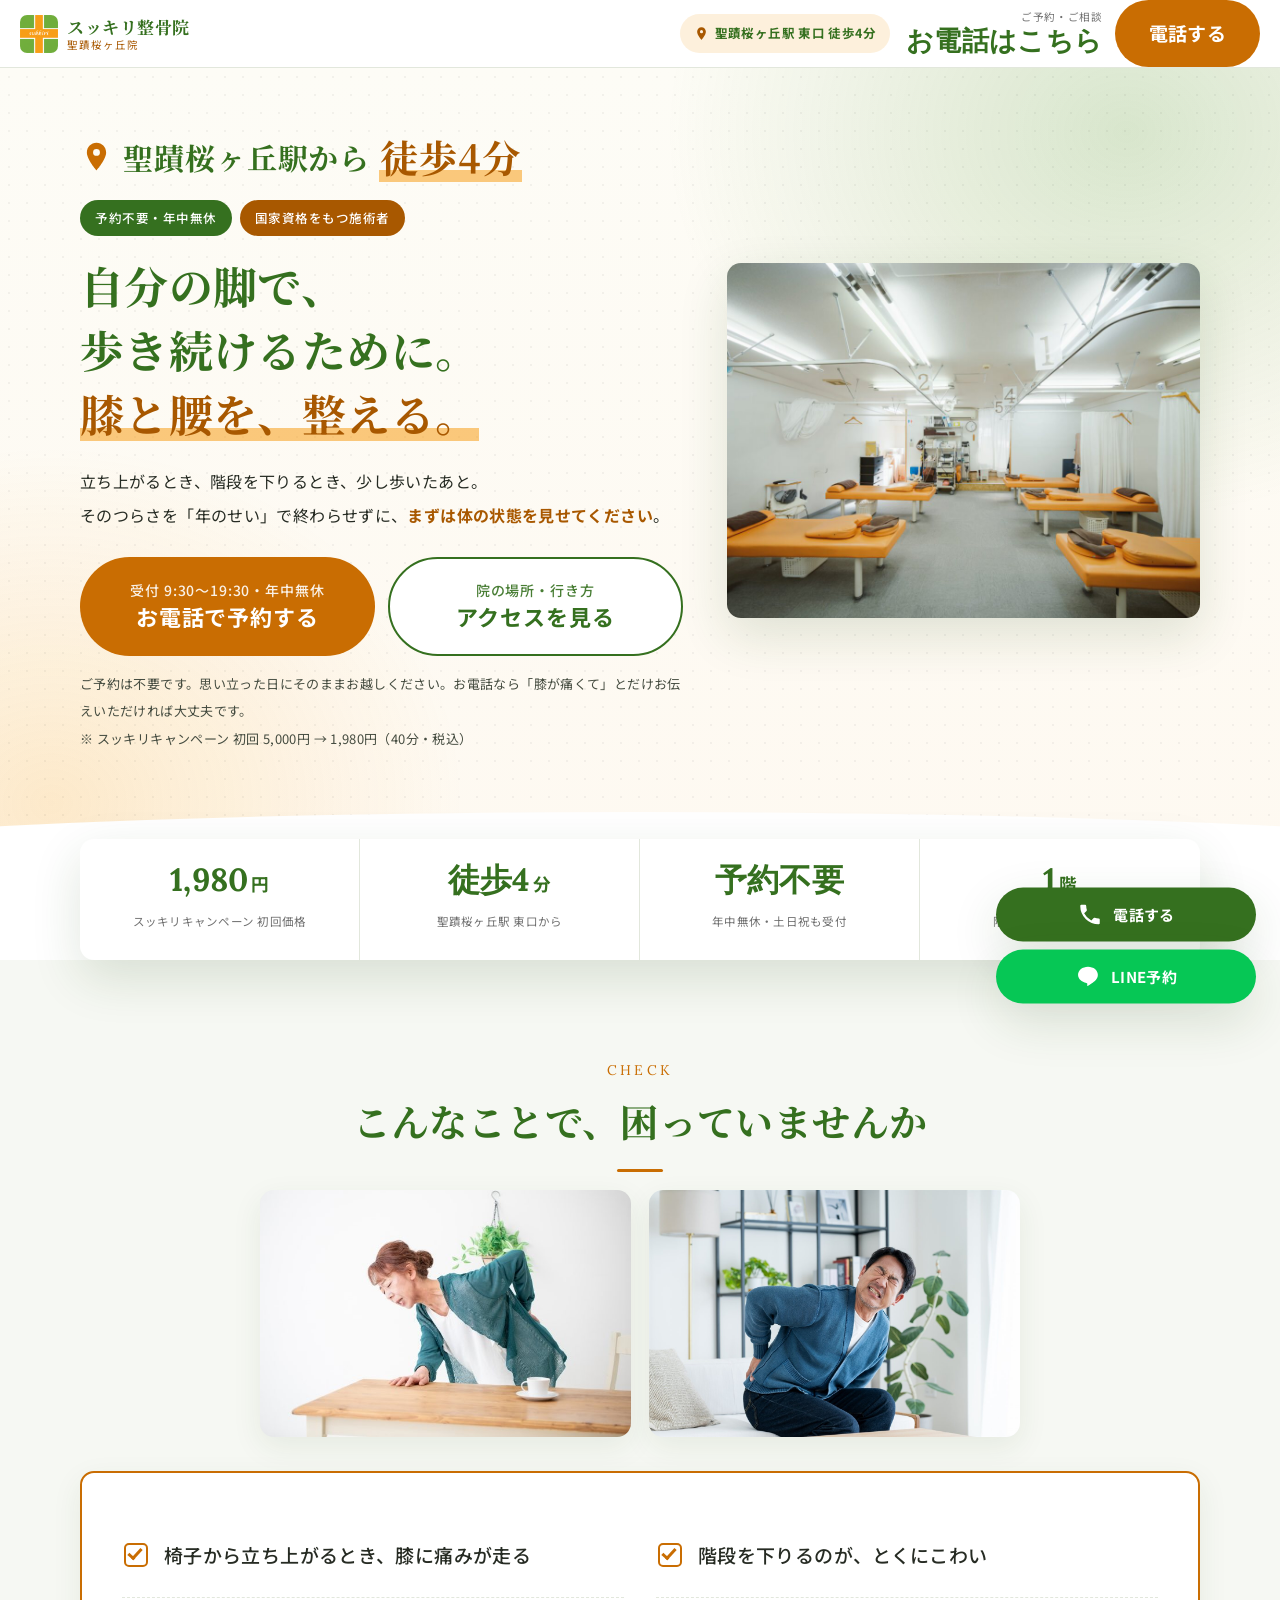
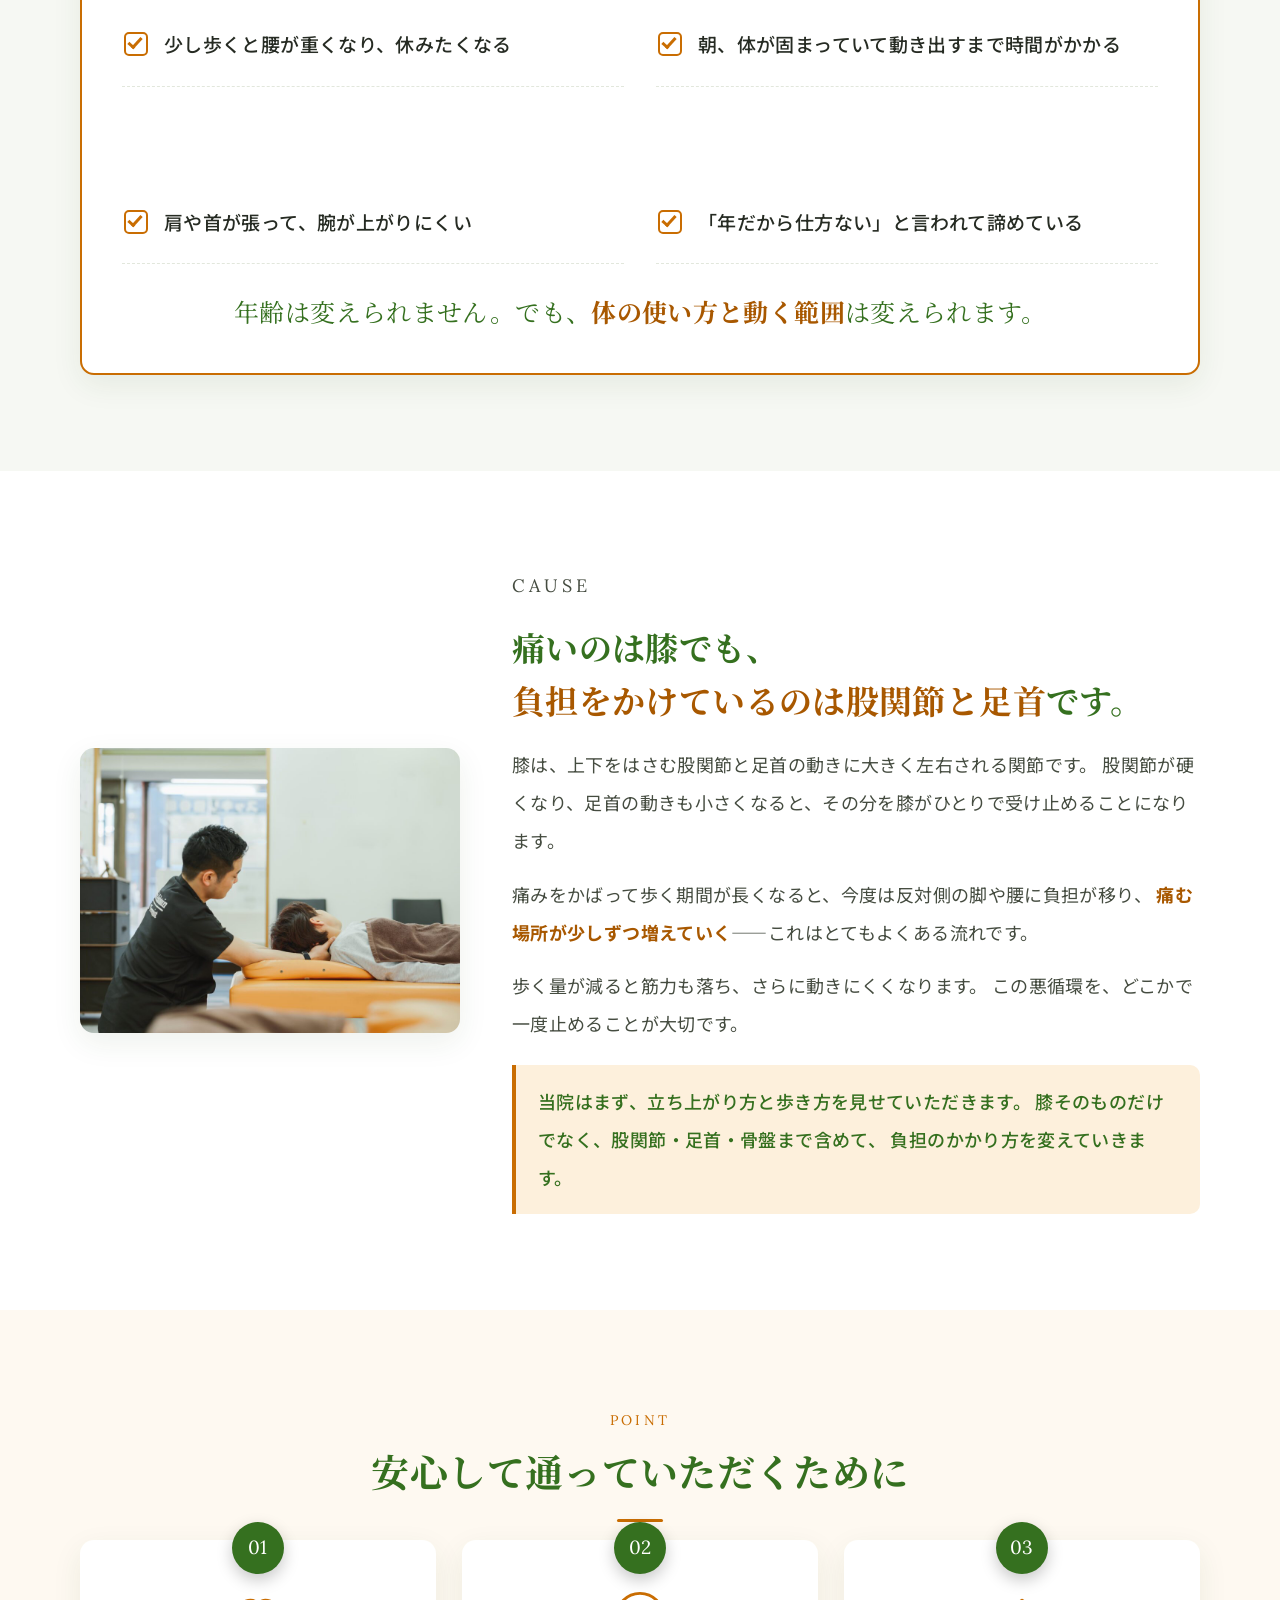
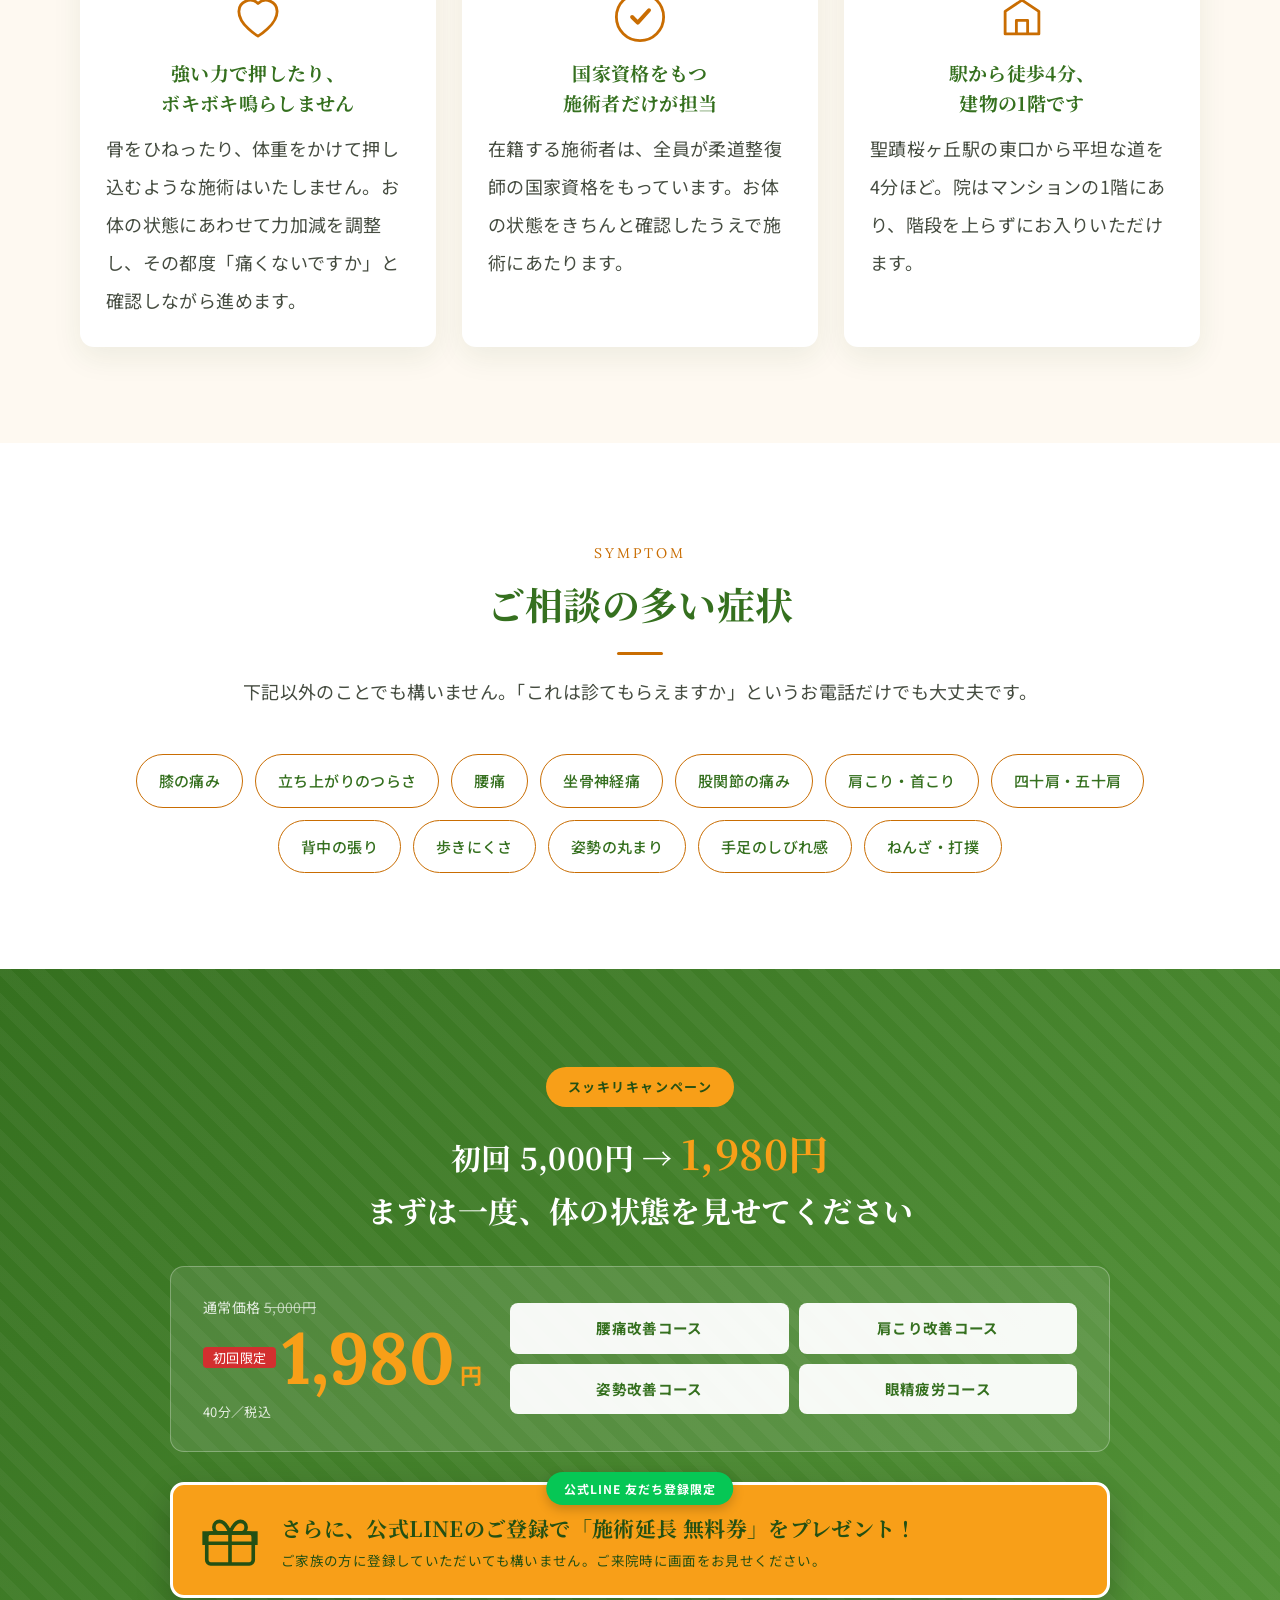
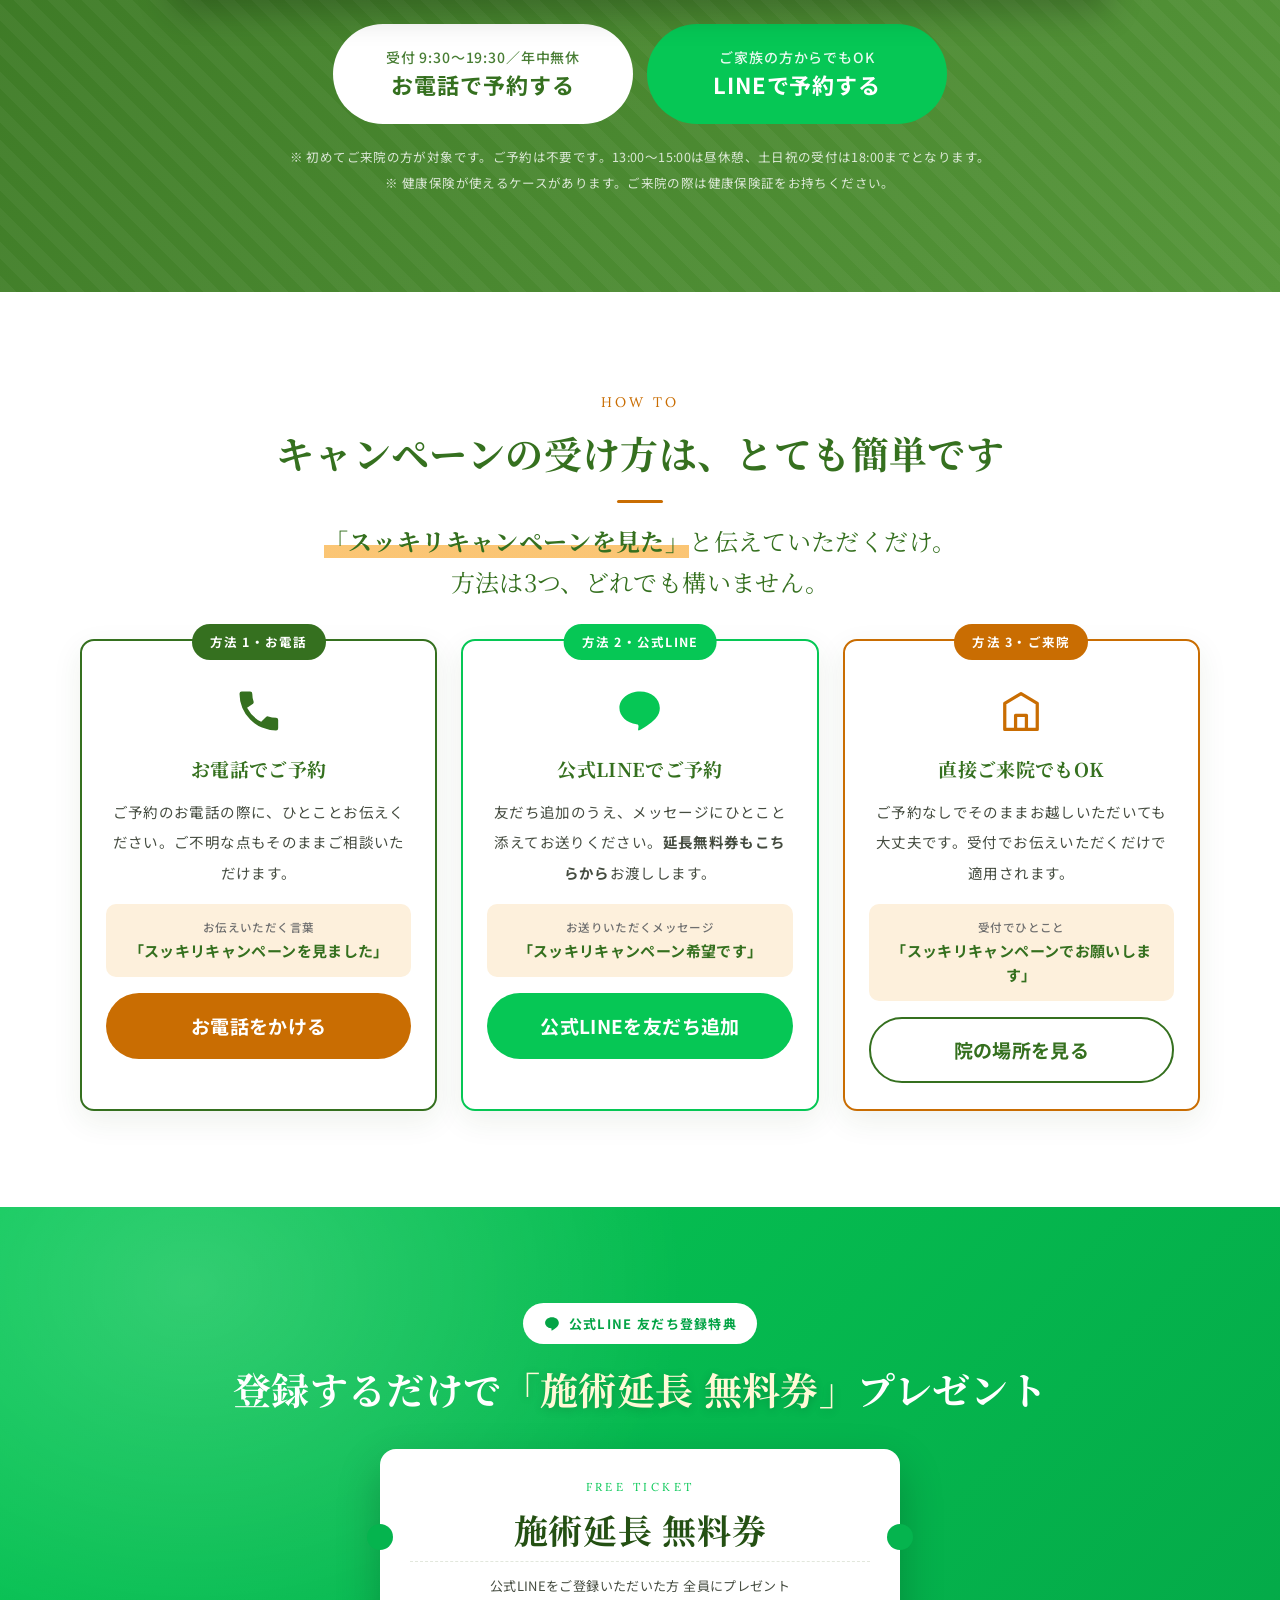
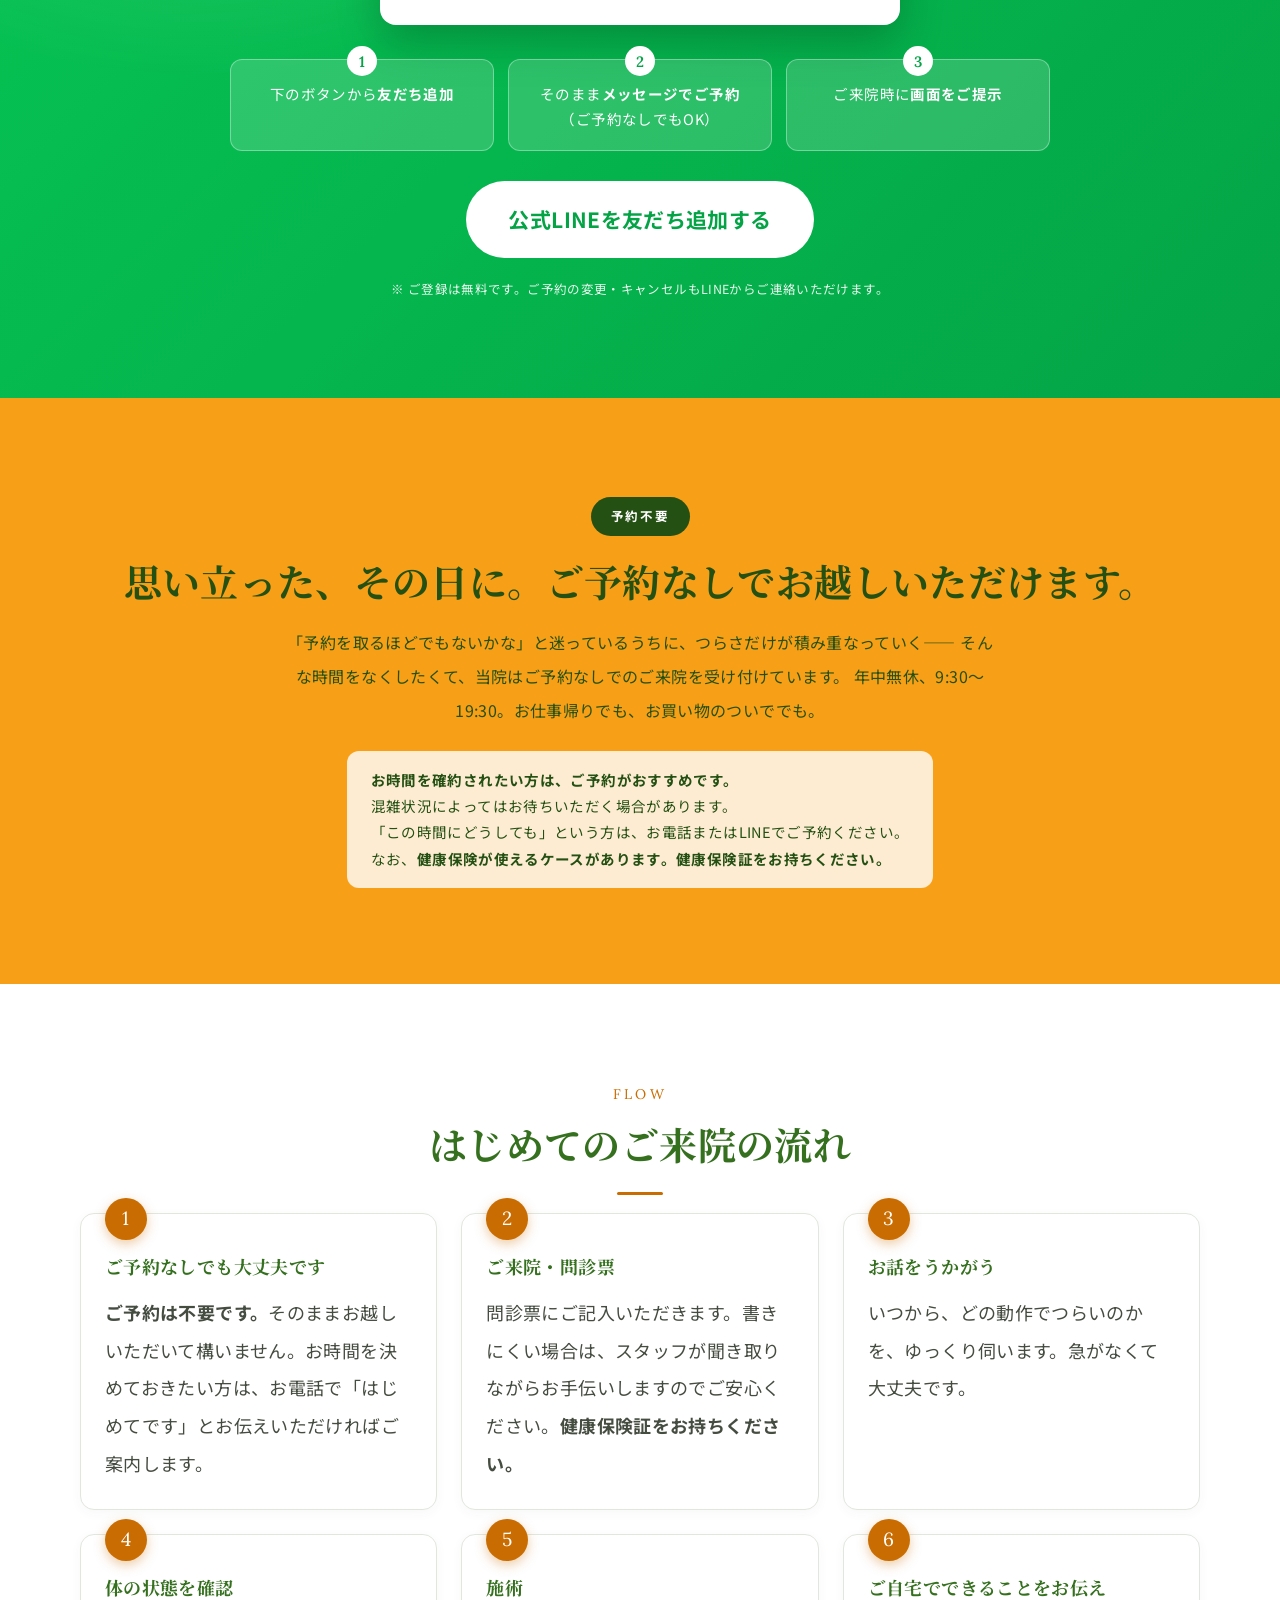
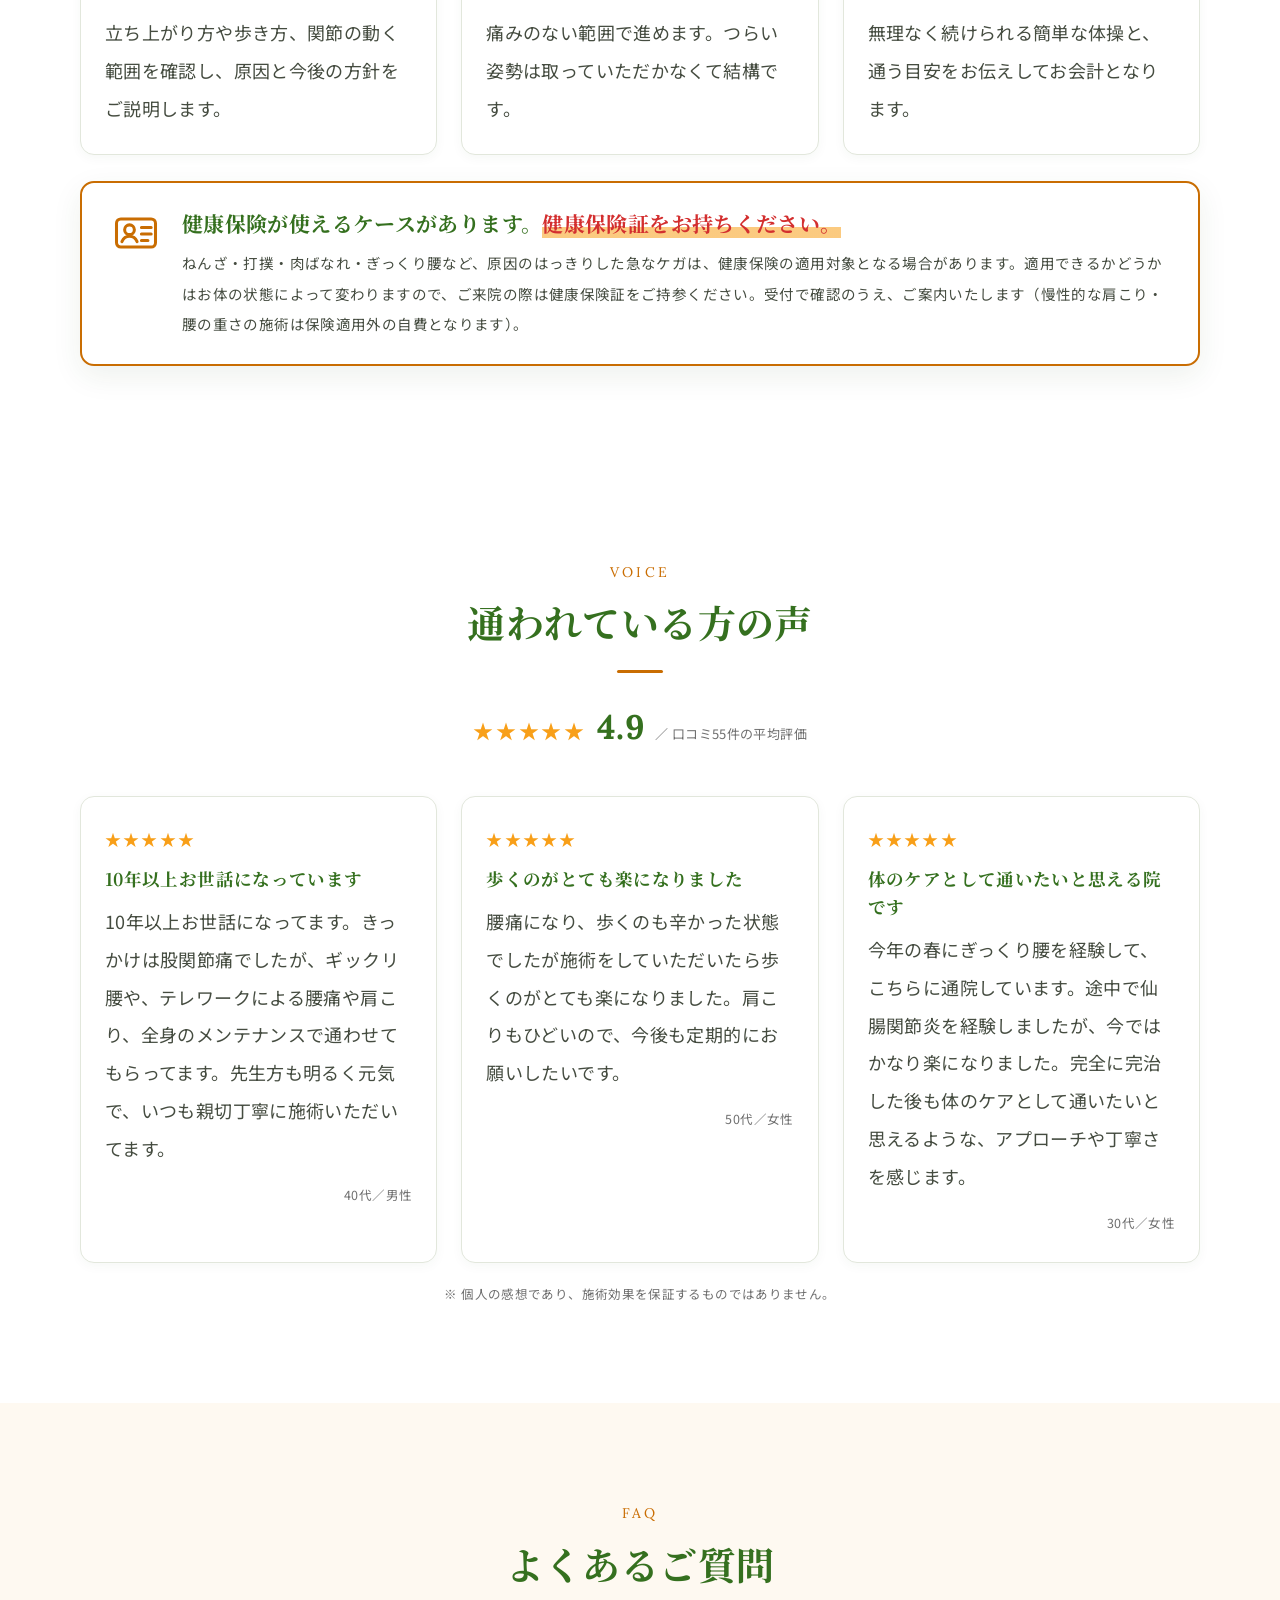
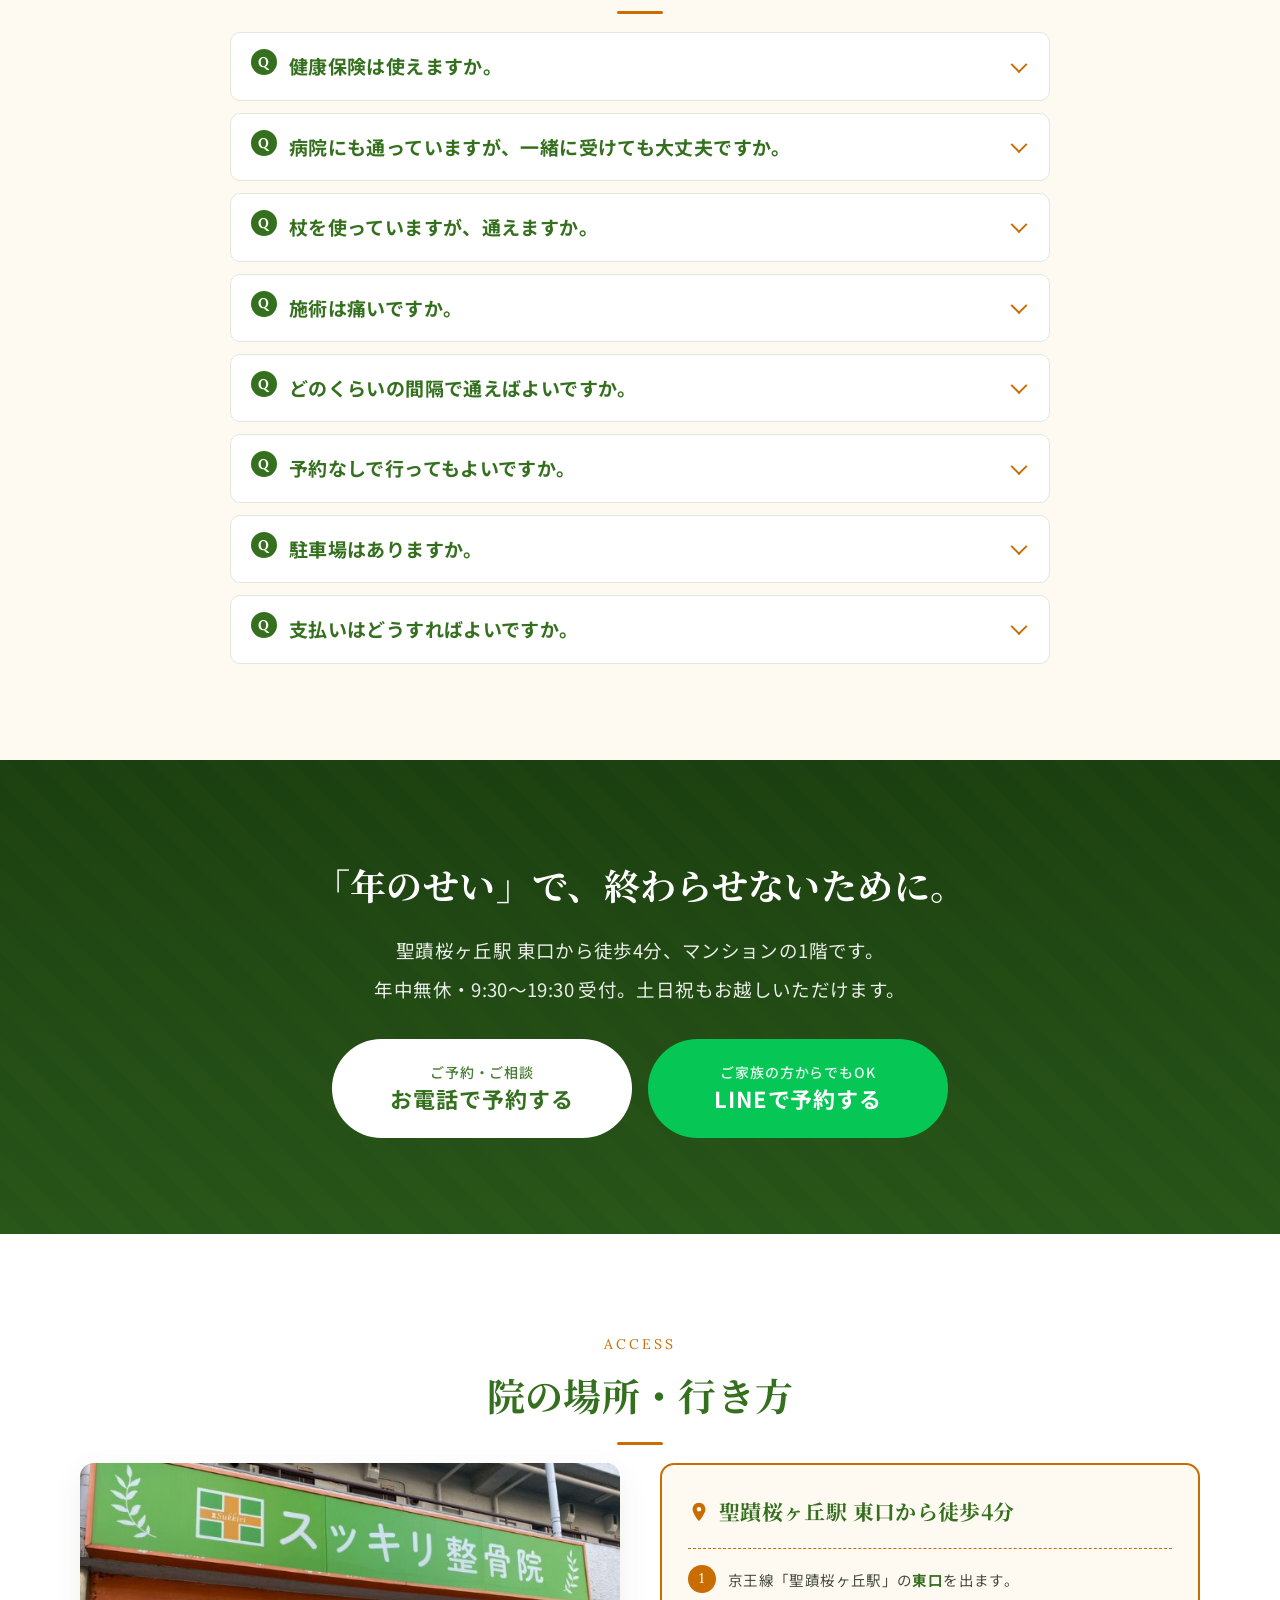
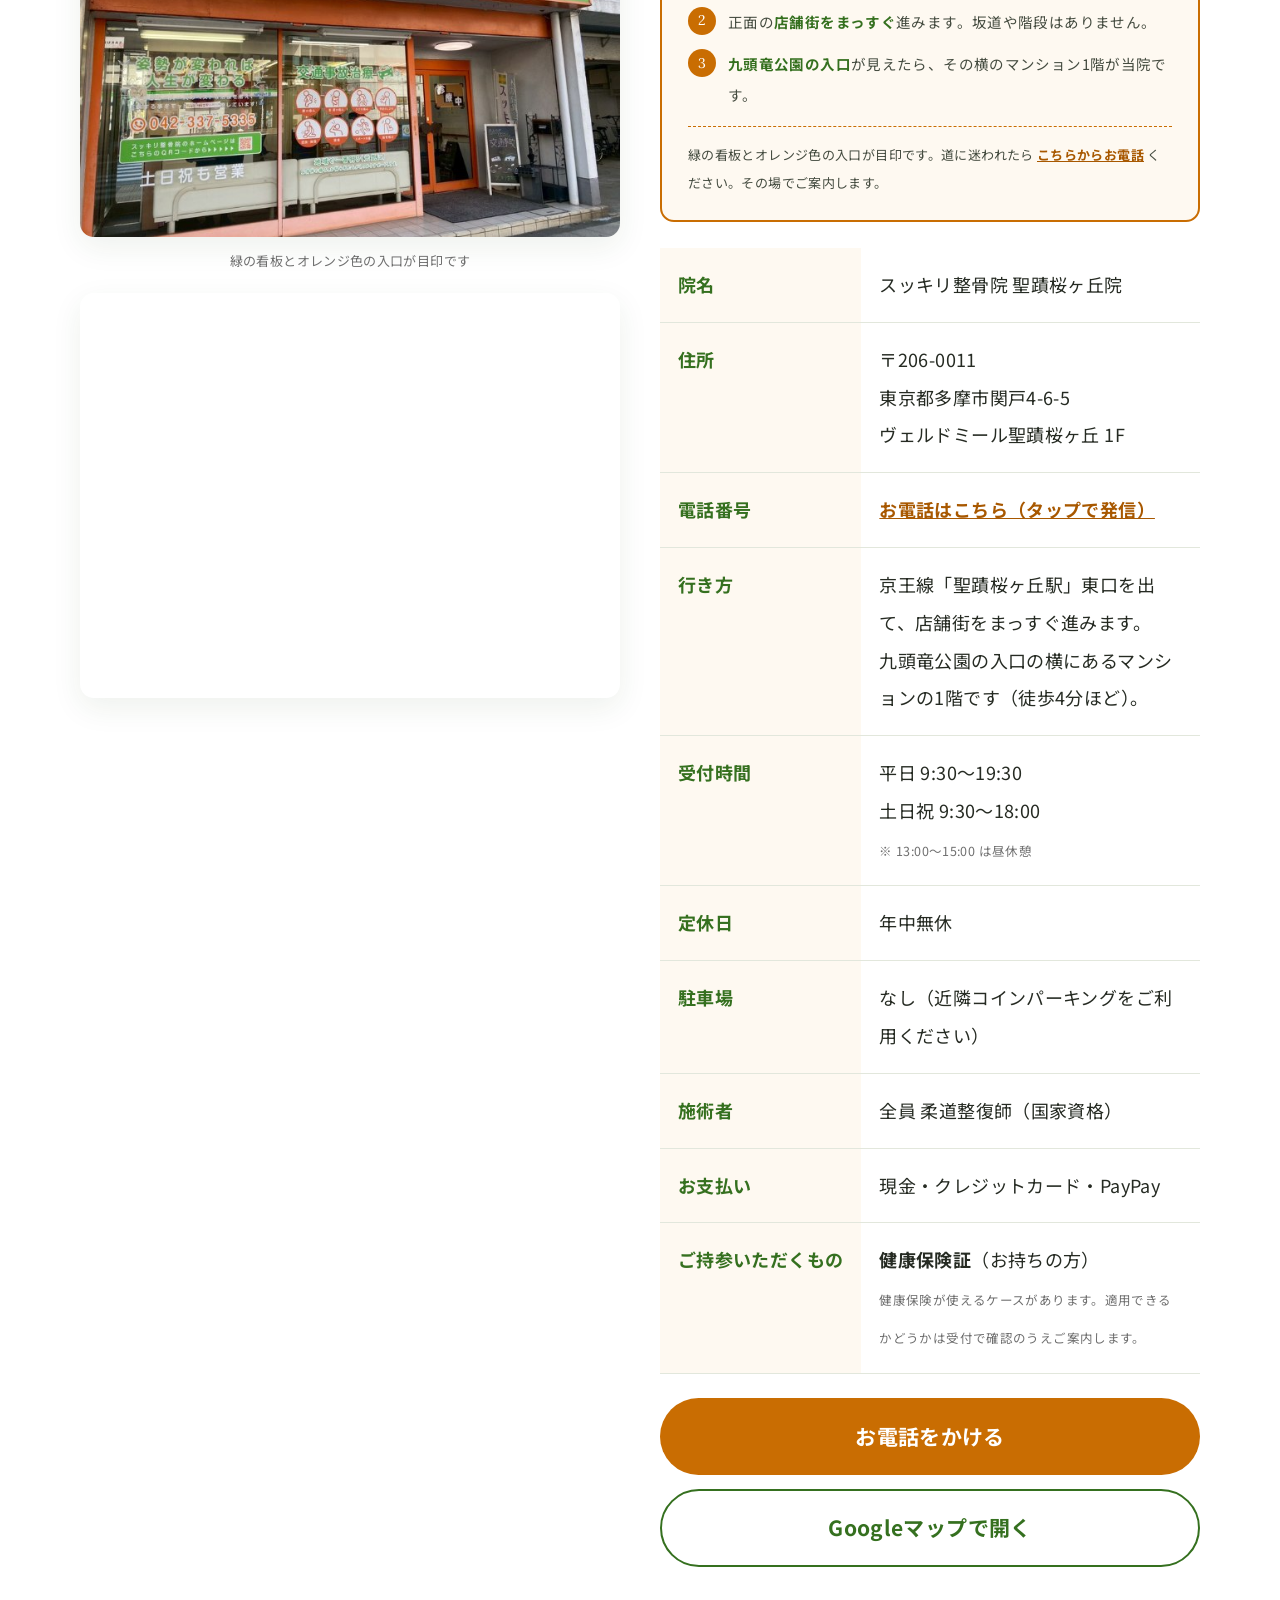
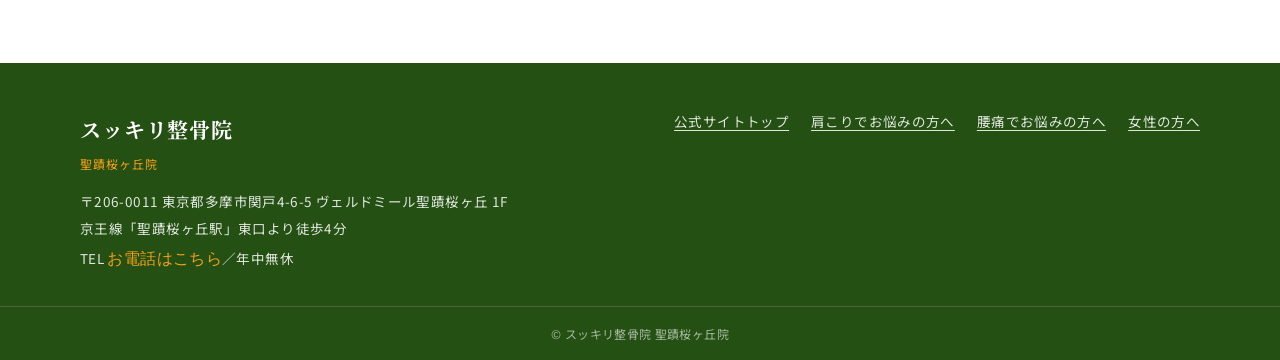
<file: lp/senior.html>
<!DOCTYPE html>
<html lang="ja">
<head>
<meta charset="UTF-8">
<meta name="viewport" content="width=device-width, initial-scale=1">
<title>ご年配の方へ｜スッキリ整骨院 聖蹟桜ヶ丘院｜聖蹟桜ヶ丘駅 徒歩4分・予約不要</title>
<meta name="description" content="膝の痛み、腰の重さ、立ち上がりのつらさに。スッキリ整骨院 聖蹟桜ヶ丘院は、力任せに押さないやさしい施術で「自分の脚で歩き続ける体」を支えます。聖蹟桜ヶ丘駅 東口 徒歩4分。予約不要・年中無休・国家資格をもつ施術者が在籍。スッキリキャンペーンで初回5,000円→1,980円。">
<meta name="format-detection" content="telephone=no">
<meta name="robots" content="noindex, nofollow"><!-- ★確認用。公開時に index,follow へ戻す -->

<meta property="og:url" content="https://gone0519.github.io/sukkiri-seiseki-preview/lp/senior.html">
<meta property="og:type" content="website">
<meta property="og:title" content="ご年配の方へ｜スッキリ整骨院 聖蹟桜ヶ丘院">
<meta property="og:description" content="膝・腰・立ち上がりのつらさに。やさしい施術で歩き続ける体を支えます。予約不要・年中無休・駅から徒歩4分。初回1,980円。">
<meta property="og:image" content="https://gone0519.github.io/sukkiri-seiseki-preview/assets/img/ogp-senior.jpg">

<link rel="icon" type="image/png" href="../assets/img/favicon-32.png">
<link rel="apple-touch-icon" href="../assets/img/apple-touch-icon.png">
<link rel="preconnect" href="https://fonts.googleapis.com">
<link rel="preconnect" href="https://fonts.gstatic.com" crossorigin>
<link href="https://fonts.googleapis.com/css2?family=Lora:wght@400;600&family=Noto+Sans+JP:wght@400;500;700;900&family=Noto+Serif+JP:wght@500;700&display=swap" rel="stylesheet">
<link rel="stylesheet" href="../assets/css/style.css?v=202608161823">
<link rel="stylesheet" href="../assets/css/lp.css?v=202608161823">
</head>
<body class="lp-body t-senior">

<header class="lp-hd" id="hd">
  <div class="lp-hd__inner">
    <a class="lp-hd__logo" href="#top">
      <span class="lp-hd__logo-mark" aria-hidden="true">
        <img src="../assets/img/logo.png" alt="" width="256" height="256">
      </span>
      <span class="lp-hd__logo-txt"><b>スッキリ整骨院</b><small>聖蹟桜ヶ丘院</small></span>
    </a>
    <span class="lp-hd__access"><svg viewBox="0 0 24 24" aria-hidden="true"><path d="M12 2C8.1 2 5 5.1 5 9c0 5.2 7 13 7 13s7-7.8 7-13c0-3.9-3.1-7-7-7zm0 9.5A2.5 2.5 0 1112 6.5a2.5 2.5 0 010 5z" fill="currentColor"/></svg>聖蹟桜ヶ丘駅 東口 徒歩4分</span>
    <div class="lp-hd__side">
      <a class="lp-hd__tel" href="tel:05017855335"><small>ご予約・ご相談</small><b>お電話はこちら</b></a>
      <a class="btn btn--primary lp-hd__btn" href="tel:05017855335">電話する</a>
    </div>
  </div>
</header>

<main id="top">

  <!-- ============ FV ============ -->
  <section class="lp-fv">
    <div class="lp-fv__bg" aria-hidden="true"></div>
    <div class="lp-fv__inner">
      <div class="lp-fv__body">
        <p class="fv__station"><svg viewBox="0 0 24 24" aria-hidden="true"><path d="M12 2C8.1 2 5 5.1 5 9c0 5.2 7 13 7 13s7-7.8 7-13c0-3.9-3.1-7-7-7zm0 9.5A2.5 2.5 0 1112 6.5a2.5 2.5 0 010 5z" fill="currentColor"/></svg>聖蹟桜ヶ丘駅から<em>徒歩4分</em></p>
        <ul class="lp-fv__tags">
          <li>予約不要・年中無休</li>
          <li>国家資格をもつ施術者</li>
        </ul>
        <h1 class="lp-fv__title">自分の脚で、<br>歩き続けるために。<br><em>膝と腰を、整える。</em></h1>
        <p class="lp-fv__lead">立ち上がるとき、階段を下りるとき、少し歩いたあと。<br>そのつらさを「年のせい」で終わらせずに、<b>まずは体の状態を見せてください</b>。</p>
        <div class="lp-fv__cta">
          <a class="btn btn--primary btn--lg" href="tel:05017855335"><small>受付 9:30〜19:30・年中無休</small><b>お電話で予約する</b></a>
          <a class="btn btn--outline btn--lg" href="#access"><small>院の場所・行き方</small><b>アクセスを見る</b></a>
        </div>
        <p class="lp-fv__micro">ご予約は不要です。思い立った日にそのままお越しください。お電話なら「膝が痛くて」とだけお伝えいただければ大丈夫です。<br>※ スッキリキャンペーン 初回 5,000円 → 1,980円（40分・税込）</p>
      </div>
      <div class="lp-fv__visual">
        <img class="photo photo--fv" src="../assets/img/clinic-room.jpg" alt="スッキリ整骨院 聖蹟桜ヶ丘院の院内。オレンジ色の施術ベッドが5台並ぶ明るく清潔な施術スペース" width="1024" height="768" fetchpriority="high">
        <div class="fv__camp">
          <p class="fv__camp-label">スッキリキャンペーン</p>
          <p class="fv__camp-price"><s>5,000円</s><i>&rarr;</i><b>1,980</b><span>円</span></p>
          <p class="fv__camp-note">初回限定 / 40分 / 税込</p>
          <p class="fv__camp-gift">さらに公式LINE登録で<br>「施術延長 無料券」プレゼント</p>
        </div>
      </div>
    </div>
    <div class="lp-fv__wave" aria-hidden="true"></div>
  </section>

  <!-- ============ 実績バー ============ -->
  <section class="stats">
    <ul class="stats__list">
      <li><b>1,980<span>円</span></b><small>スッキリキャンペーン 初回価格</small></li>
      <li><b>徒歩4<span>分</span></b><small>聖蹟桜ヶ丘駅 東口から</small></li>
      <li><b>予約不要</b><small>年中無休・土日祝も受付</small></li>
      <li><b>1<span>階</span></b><small>階段を上らずに入れます</small></li>
    </ul>
  </section>

  <!-- ============ チェックリスト ============ -->
  <section class="check">
    <div class="sec__inner">
      <p class="sec__eyebrow">Check</p>
      <h2 class="sec__title">こんなことで、<br class="sp-br">困っていませんか</h2>
      <div class="symphotos symphotos--2" data-reveal-group>
        <img data-reveal src="../assets/img/sym-back-senior.jpg" alt="テーブルに手をついて腰を押さえる年配の女性" width="640" height="427" loading="lazy">
        <img data-reveal src="../assets/img/sym-back-m.jpg" alt="ソファから立ち上がろうとして腰を押さえる男性" width="1280" height="853" loading="lazy">
      </div>
      <div class="check__box">
        <ul class="check__list" data-reveal-group>
          <li data-reveal>椅子から立ち上がるとき、膝に痛みが走る</li>
          <li data-reveal>階段を下りるのが、とくにこわい</li>
          <li data-reveal>少し歩くと腰が重くなり、休みたくなる</li>
          <li data-reveal>朝、体が固まっていて動き出すまで時間がかかる</li>
          <li data-reveal>以前より歩く速さが落ちてきた</li>
          <li data-reveal>ちょっとした段差でつまずくことが増えた</li>
          <li data-reveal>肩や首が張って、腕が上がりにくい</li>
          <li data-reveal>「年だから仕方ない」と言われて諦めている</li>
        </ul>
        <p class="check__foot">年齢は変えられません。<br class="sp-br">でも、<b>体の使い方と動く範囲</b>は変えられます。</p>
      </div>
    </div>
  </section>

  <!-- ============ 原因解説 ============ -->
  <section class="cause">
    <div class="sec__inner cause__inner cause__inner--rev">
      <div class="cause__visual">
        <img class="photo" src="../assets/img/treatment-neck.jpg" alt="スッキリ整骨院 聖蹟桜ヶ丘院の施術風景。柔道整復師が手技でていねいに施術しているところ" width="1024" height="768" loading="lazy">
      </div>
      <div class="cause__body">
        <p class="sec__eyebrow" style="text-align:left">Cause</p>
        <h2 class="cause__title">痛いのは膝でも、<br><em>負担をかけているのは股関節と足首</em>です。</h2>
        <p>
          膝は、上下をはさむ股関節と足首の動きに大きく左右される関節です。
          股関節が硬くなり、足首の動きも小さくなると、その分を膝がひとりで受け止めることになります。
        </p>
        <p>
          痛みをかばって歩く期間が長くなると、今度は反対側の脚や腰に負担が移り、
          <b>痛む場所が少しずつ増えていく</b>——これはとてもよくある流れです。
        </p>
        <p>
          歩く量が減ると筋力も落ち、さらに動きにくくなります。
          この悪循環を、どこかで一度止めることが大切です。
        </p>
        <p class="cause__note">
          当院はまず、立ち上がり方と歩き方を見せていただきます。
          膝そのものだけでなく、股関節・足首・骨盤まで含めて、
          負担のかかり方を変えていきます。
        </p>
      </div>
    </div>
  </section>

  <!-- ============ 選ばれる理由 ============ -->
  <section class="point">
    <div class="sec__inner">
      <p class="sec__eyebrow">Point</p>
      <h2 class="sec__title">安心して通っていただくために</h2>
      <div class="point__grid" data-reveal-group>
        <article class="point__card" data-reveal>
          <span class="point__num">01</span>
          <div class="point__icon" aria-hidden="true"><svg viewBox="0 0 48 48"><path d="M24 41S7 31 7 19a10 10 0 0117-7 10 10 0 0117 7c0 12-17 22-17 22z" fill="none" stroke="currentColor" stroke-width="2.5" stroke-linejoin="round"/></svg></div>
          <h3>強い力で押したり、<br>ボキボキ鳴らしません</h3>
          <p>骨をひねったり、体重をかけて押し込むような施術はいたしません。お体の状態にあわせて力加減を調整し、その都度「痛くないですか」と確認しながら進めます。</p>
        </article>
        <article class="point__card" data-reveal>
          <span class="point__num">02</span>
          <div class="point__icon" aria-hidden="true"><svg viewBox="0 0 48 48"><circle cx="24" cy="24" r="21" fill="none" stroke="currentColor" stroke-width="2.5"/><path d="M17 24l5 5 10-11" fill="none" stroke="currentColor" stroke-width="3.5" stroke-linecap="round" stroke-linejoin="round"/></svg></div>
          <h3>国家資格をもつ<br>施術者だけが担当</h3>
          <p>在籍する施術者は、全員が柔道整復師の国家資格をもっています。お体の状態をきちんと確認したうえで施術にあたります。</p>
        </article>
        <article class="point__card" data-reveal>
          <span class="point__num">03</span>
          <div class="point__icon" aria-hidden="true"><svg viewBox="0 0 48 48"><path d="M9 39V19l15-10 15 10v20z" fill="none" stroke="currentColor" stroke-width="2.5" stroke-linejoin="round"/><path d="M19 39V27h10v12" fill="none" stroke="currentColor" stroke-width="2.5" stroke-linejoin="round"/></svg></div>
          <h3>駅から徒歩4分、<br>建物の1階です</h3>
          <p>聖蹟桜ヶ丘駅の東口から平坦な道を4分ほど。院はマンションの1階にあり、階段を上らずにお入りいただけます。</p>
        </article>
      </div>
    </div>
  </section>

  <!-- ============ 対応する症状 ============ -->
  <section class="symptom">
    <div class="sec__inner">
      <p class="sec__eyebrow">Symptom</p>
      <h2 class="sec__title">ご相談の多い症状</h2>
      <p class="sec__lead">下記以外のことでも構いません。「これは診てもらえますか」というお電話だけでも大丈夫です。</p>
      <ul class="symptom__list" data-reveal-group>
        <li data-reveal>膝の痛み</li>
        <li data-reveal>立ち上がりのつらさ</li>
        <li data-reveal>腰痛</li>
        <li data-reveal>坐骨神経痛</li>
        <li data-reveal>股関節の痛み</li>
        <li data-reveal>肩こり・首こり</li>
        <li data-reveal>四十肩・五十肩</li>
        <li data-reveal>背中の張り</li>
        <li data-reveal>歩きにくさ</li>
        <li data-reveal>姿勢の丸まり</li>
        <li data-reveal>手足のしびれ感</li>
        <li data-reveal>ねんざ・打撲</li>
      </ul>
    </div>
  </section>

  <!-- ============ スッキリキャンペーン ============ -->
  <section class="offer" id="cta">
    <div class="offer__inner">
      <div class="offer__head">
        <p class="offer__ribbon">スッキリキャンペーン</p>
        <h2 class="offer__title">初回 5,000円 → <em>1,980円</em><br>まずは一度、体の状態を見せてください</h2>
      </div>
      <div class="offer__price">
        <div class="offer__price-box">
          <p class="offer__before">通常価格 <s>5,000円</s></p>
          <p class="offer__after"><small>初回限定</small><b>1,980</b><span>円</span></p>
          <p class="offer__note">40分／税込</p>
        </div>
        <ul class="offer__courses">
          <li>腰痛改善コース</li>
          <li>肩こり改善コース</li>
          <li>姿勢改善コース</li>
          <li>眼精疲労コース</li>
        </ul>
      </div>
      <div class="offer__gift">
        <span class="offer__gift-ico" aria-hidden="true">
          <svg viewBox="0 0 48 48"><rect x="6" y="17" width="36" height="24" rx="3" fill="none" stroke="currentColor" stroke-width="2.8"/><path d="M4 17h40v8H4zM24 17v24" fill="none" stroke="currentColor" stroke-width="2.8"/><path d="M24 17s-3-9-8-9a4.5 4.5 0 000 9zM24 17s3-9 8-9a4.5 4.5 0 010 9z" fill="none" stroke="currentColor" stroke-width="2.8" stroke-linejoin="round"/></svg>
        </span>
        <span class="offer__gift-txt">
          <b>さらに、公式LINEのご登録で「施術延長 無料券」をプレゼント！</b>
          <small>ご家族の方に登録していただいても構いません。ご来院時に画面をお見せください。</small>
        </span>
      </div>
      <div class="offer__actions">
        <a class="btn btn--white btn--lg" href="tel:05017855335"><small>受付 9:30〜19:30／年中無休</small><b>お電話で予約する</b></a>
        <a class="btn btn--line btn--lg" href="https://lin.ee/xh8tpPp" target="_blank" rel="noopener"><small>ご家族の方からでもOK</small><b>LINEで予約する</b></a>
      </div>
      <p class="offer__caution">※ 初めてご来院の方が対象です。ご予約は不要です。13:00〜15:00は昼休憩、土日祝の受付は18:00までとなります。<br>※ 健康保険が使えるケースがあります。ご来院の際は健康保険証をお持ちください。</p>
    </div>
  </section>
  <!-- ============ キャンペーンの受け方 ============ -->
  <section class="howto" id="howto">
    <div class="sec__inner">
      <p class="sec__eyebrow">How to</p>
      <h2 class="sec__title">キャンペーンの受け方は、<br class="sp-br">とても簡単です</h2>
      <p class="howto__lead">
        <b>「スッキリキャンペーンを見た」</b>と伝えていただくだけ。<br>
        方法は3つ、どれでも構いません。
      </p>
      <div class="howto__list" data-reveal-group>
        <article class="howto__card howto__card--tel" data-reveal>
          <span class="howto__num">方法 1・お電話</span>
          <div class="howto__ico" aria-hidden="true"><svg viewBox="0 0 48 48"><path d="M13 21a30 30 0 0013 13l4.5-4.5a2 2 0 012-.5 23 23 0 007.2 1.2 2 2 0 012 2V40a2 2 0 01-2 2A34 34 0 016 8a2 2 0 012-2h7.8a2 2 0 012 2 23 23 0 001.2 7.2 2 2 0 01-.5 2z" fill="currentColor"/></svg></div>
          <h3>お電話でご予約</h3>
          <p>ご予約のお電話の際に、ひとことお伝えください。ご不明な点もそのままご相談いただけます。</p>
          <p class="howto__say"><small>お伝えいただく言葉</small>「スッキリキャンペーンを見ました」</p>
          <p class="howto__btn"><a class="btn btn--primary" href="tel:05017855335">お電話をかける</a></p>
        </article>
        <article class="howto__card howto__card--line" data-reveal>
          <span class="howto__num">方法 2・公式LINE</span>
          <div class="howto__ico" aria-hidden="true"><svg viewBox="0 0 48 48"><path d="M24 6C13.5 6 5 12.8 5 21.2c0 7.5 6.7 13.8 15.8 15 .6.14 1.5.44 1.7 1 .18.5.12 1.3.06 1.85l-.27 1.6c-.08.47-.37 1.85 1.6 1S34.5 35.4 38.4 30.9c2.7-3 3.9-6.1 3.9-9.7C42.3 12.8 34.5 6 24 6z" fill="currentColor"/></svg></div>
          <h3>公式LINEでご予約</h3>
          <p>友だち追加のうえ、メッセージにひとこと添えてお送りください。<b>延長無料券もこちらから</b>お渡しします。</p>
          <p class="howto__say"><small>お送りいただくメッセージ</small>「スッキリキャンペーン希望です」</p>
          <p class="howto__btn"><a class="btn btn--line" href="https://lin.ee/xh8tpPp" target="_blank" rel="noopener">公式LINEを友だち追加</a></p>
        </article>
        <article class="howto__card howto__card--walk" data-reveal>
          <span class="howto__num">方法 3・ご来院</span>
          <div class="howto__ico" aria-hidden="true"><svg viewBox="0 0 48 48"><path d="M9 41V17l15-9 15 9v24z" fill="none" stroke="currentColor" stroke-width="3" stroke-linejoin="round"/><path d="M19 41V28h10v13" fill="none" stroke="currentColor" stroke-width="3" stroke-linejoin="round"/></svg></div>
          <h3>直接ご来院でもOK</h3>
          <p>ご予約なしでそのままお越しいただいても大丈夫です。受付でお伝えいただくだけで適用されます。</p>
          <p class="howto__say"><small>受付でひとこと</small>「スッキリキャンペーンでお願いします」</p>
          <p class="howto__btn"><a class="btn btn--outline" href="#access">院の場所を見る</a></p>
        </article>
      </div>
    </div>
  </section>

  <!-- ============ 公式LINE特典 ============ -->
  <section class="gift" id="gift">
    <div class="sec__inner sec__inner--narrow">
      <p class="gift__eyebrow"><svg viewBox="0 0 24 24" aria-hidden="true"><path d="M12 3C6.9 3 2.8 6.3 2.8 10.4c0 3.7 3.3 6.8 7.7 7.4.3.07.7.2.8.5.1.26.07.66.03.92l-.13.78c-.04.23-.18.9.8.5s5.3-3.1 7.2-5.3c1.3-1.5 1.9-3 1.9-4.8C21.2 6.3 17.1 3 12 3z" fill="currentColor"/></svg>公式LINE 友だち登録特典</p>
      <h2 class="gift__title">登録するだけで<br class="sp-br"><em>「施術延長 無料券」</em>プレゼント</h2>

      <div class="gift__ticket" data-reveal>
        <span class="gift__ticket-label">FREE TICKET</span>
        <b>施術延長 無料券</b>
        <small>公式LINEをご登録いただいた方 全員にプレゼント</small>
      </div>

      <ol class="gift__steps" data-reveal-group>
        <li data-reveal><span>1</span><p>下のボタンから<b>友だち追加</b></p></li>
        <li data-reveal><span>2</span><p>そのまま<b>メッセージでご予約</b><br>（ご予約なしでもOK）</p></li>
        <li data-reveal><span>3</span><p>ご来院時に<b>画面をご提示</b></p></li>
      </ol>

      <p class="gift__cta"><a class="btn btn--lg" href="https://lin.ee/xh8tpPp" target="_blank" rel="noopener">公式LINEを友だち追加する</a></p>
      <p class="gift__note">※ ご登録は無料です。ご予約の変更・キャンセルもLINEからご連絡いただけます。</p>
    </div>
  </section>

  <!-- ============ 予約不要 ============ -->  <section class="walkin">
    <div class="sec__inner">
      <p class="walkin__eyebrow">予約不要</p>
      <h2 class="walkin__title">思い立った、その日に。<br class="sp-br">ご予約なしでお越しいただけます。</h2>
      <p class="walkin__lead">
        「予約を取るほどでもないかな」と迷っているうちに、つらさだけが積み重なっていく——
        そんな時間をなくしたくて、当院はご予約なしでのご来院を受け付けています。
        年中無休、9:30〜19:30。お仕事帰りでも、お買い物のついででも。
      </p>
      <p class="walkin__note">
        <b>お時間を確約されたい方は、ご予約がおすすめです。</b><br>
        混雑状況によってはお待ちいただく場合があります。<br>
        「この時間にどうしても」という方は、お電話またはLINEでご予約ください。<br>
        なお、<b>健康保険が使えるケースがあります。健康保険証をお持ちください。</b>
      </p>
    </div>
  </section>

  <!-- ============ 施術の流れ ============ -->
  <section class="flow">
    <div class="sec__inner">
      <p class="sec__eyebrow">Flow</p>
      <h2 class="sec__title">はじめてのご来院の流れ</h2>
      <ol class="flow__list" data-reveal-group>
        <li data-reveal><span>1</span><h3>ご予約なしでも大丈夫です</h3><p><b>ご予約は不要です。</b>そのままお越しいただいて構いません。お時間を決めておきたい方は、お電話で「はじめてです」とお伝えいただければご案内します。</p></li>
        <li data-reveal><span>2</span><h3>ご来院・問診票</h3><p>問診票にご記入いただきます。書きにくい場合は、スタッフが聞き取りながらお手伝いしますのでご安心ください。<b>健康保険証をお持ちください。</b></p></li>
        <li data-reveal><span>3</span><h3>お話をうかがう</h3><p>いつから、どの動作でつらいのかを、ゆっくり伺います。急がなくて大丈夫です。</p></li>
        <li data-reveal><span>4</span><h3>体の状態を確認</h3><p>立ち上がり方や歩き方、関節の動く範囲を確認し、原因と今後の方針をご説明します。</p></li>
        <li data-reveal><span>5</span><h3>施術</h3><p>痛みのない範囲で進めます。つらい姿勢は取っていただかなくて結構です。</p></li>
        <li data-reveal><span>6</span><h3>ご自宅でできることをお伝え</h3><p>無理なく続けられる簡単な体操と、通う目安をお伝えしてお会計となります。</p></li>
      </ol>
      <div class="notice" data-reveal>
        <span class="notice__ico" aria-hidden="true"><svg viewBox="0 0 48 48"><rect x="6" y="11" width="36" height="26" rx="4" fill="none" stroke="currentColor" stroke-width="2.8"/><circle cx="18" cy="21" r="4.5" fill="none" stroke="currentColor" stroke-width="2.8"/><path d="M11 32c1.5-3.5 4-5 7-5s5.5 1.5 7 5M29 19h9M29 25h9M29 31h6" fill="none" stroke="currentColor" stroke-width="2.8" stroke-linecap="round"/></svg></span>
        <div class="notice__body">
          <b>健康保険が使えるケースがあります。<em>健康保険証をお持ちください。</em></b>
          <p>ねんざ・打撲・肉ばなれ・ぎっくり腰など、原因のはっきりした急なケガは、健康保険の適用対象となる場合があります。適用できるかどうかはお体の状態によって変わりますので、ご来院の際は健康保険証をご持参ください。受付で確認のうえ、ご案内いたします（慢性的な肩こり・腰の重さの施術は保険適用外の自費となります）。</p>
        </div>
      </div>
    </div>
  </section>


  <!-- ============ お客様の声 ============ -->
  <section class="voice">
    <div class="sec__inner">
      <p class="sec__eyebrow">Voice</p>
      <h2 class="sec__title">通われている方の声</h2>
      <p class="voice__rating">
        <span class="voice__stars" aria-hidden="true">★★★★★</span>
        <b>4.9</b><small>／ 口コミ55件の平均評価</small>
      </p>
      <ul class="voice__list" data-reveal-group>
        <li data-reveal><p class="voice__stars" aria-hidden="true">★★★★★</p><h3>10年以上お世話になっています</h3><p class="voice__txt">10年以上お世話になってます。きっかけは股関節痛でしたが、ギックリ腰や、テレワークによる腰痛や肩こり、全身のメンテナンスで通わせてもらってます。先生方も明るく元気で、いつも親切丁寧に施術いただいてます。</p><p class="voice__meta">40代／男性</p></li>
        <li data-reveal><p class="voice__stars" aria-hidden="true">★★★★★</p><h3>歩くのがとても楽になりました</h3><p class="voice__txt">腰痛になり、歩くのも辛かった状態でしたが施術をしていただいたら歩くのがとても楽になりました。肩こりもひどいので、今後も定期的にお願いしたいです。</p><p class="voice__meta">50代／女性</p></li>
        <li data-reveal><p class="voice__stars" aria-hidden="true">★★★★★</p><h3>体のケアとして通いたいと思える院です</h3><p class="voice__txt">今年の春にぎっくり腰を経験して、こちらに通院しています。途中で仙腸関節炎を経験しましたが、今ではかなり楽になりました。完全に完治した後も体のケアとして通いたいと思えるような、アプローチや丁寧さを感じます。</p><p class="voice__meta">30代／女性</p></li>
      </ul>
      <p class="voice__note">※ 個人の感想であり、施術効果を保証するものではありません。</p>
    </div>
  </section>

  <!-- ============ FAQ ============ -->
  <section class="faq">
    <div class="sec__inner sec__inner--narrow">
      <p class="sec__eyebrow">FAQ</p>
      <h2 class="sec__title">よくあるご質問</h2>
      <div class="faq__list">
        <details class="faq__item"><summary>健康保険は使えますか。</summary><div class="faq__ans"><p>ねんざ・打撲・肉ばなれなど、原因のはっきりした急なケガについては健康保険が使える場合があります。慢性的な肩こりや腰の重さの施術は保険の対象外（自費）となります。<b>ご来院の際は健康保険証をお持ちください。</b>使えるかどうかは受付で確認のうえご案内しますので、判断が難しいときもそのままお持ちいただければ大丈夫です。</p></div></details>
        <details class="faq__item"><summary>病院にも通っていますが、一緒に受けても大丈夫ですか。</summary><div class="faq__ans"><p>まずは、かかりつけの先生の指示を優先してください。そのうえで、現在の治療内容やお薬について受付でお知らせいただければ、内容を調整してご案内します。</p></div></details>
        <details class="faq__item"><summary>杖を使っていますが、通えますか。</summary><div class="faq__ans"><p>ご来院いただけます。院はマンションの1階にあり、入口までは段差の少ない道のりです。ご不安な点があれば、ご予約時にお知らせください。</p></div></details>
        <details class="faq__item"><summary>施術は痛いですか。</summary><div class="faq__ans"><p>強い力で押したり、関節を鳴らすような施術は行っておりません。痛みのない範囲で進めますので、少しでもつらいと感じたら、その場でおっしゃってください。</p></div></details>
        <details class="faq__item"><summary>どのくらいの間隔で通えばよいですか。</summary><div class="faq__ans"><p>お体の状態によって異なります。初回に体の状態を確認したうえで、無理のない通い方をご提案します。ご予定やご都合にあわせて調整いたしますので、遠慮なくお伝えください。</p></div></details>
        <details class="faq__item"><summary>予約なしで行ってもよいですか。</summary><div class="faq__ans"><p>はい、<b>ご予約は不要です。</b>思い立ったときにそのままお越しください。年中無休で9:30〜19:30まで受け付けております。<br>ただし、混み合っているときはお待ちいただく場合があります。「この時間にどうしても」という方は、お電話でご予約いただくと確実です。</p></div></details>
        <details class="faq__item"><summary>駐車場はありますか。</summary><div class="faq__ans"><p>専用の駐車場はございません。お車でお越しの際は、近隣のコインパーキングをご利用ください。</p></div></details>
        <details class="faq__item"><summary>支払いはどうすればよいですか。</summary><div class="faq__ans"><p>現金のほか、クレジットカード・PayPayでのお支払いに対応しています。</p></div></details>
      </div>
    </div>
  </section>

  <!-- ============ ラストCTA ============ -->
  <section class="last-cta">
    <div class="sec__inner">
      <h2 class="last-cta__title">「年のせい」で、<br class="sp-br">終わらせないために。</h2>
      <p class="last-cta__lead">聖蹟桜ヶ丘駅 東口から徒歩4分、マンションの1階です。<br>年中無休・9:30〜19:30 受付。土日祝もお越しいただけます。</p>
      <div class="last-cta__actions">
        <a class="btn btn--white btn--lg" href="tel:05017855335"><small>ご予約・ご相談</small><b>お電話で予約する</b></a>
        <a class="btn btn--line btn--lg" href="https://lin.ee/xh8tpPp" target="_blank" rel="noopener"><small>ご家族の方からでもOK</small><b>LINEで予約する</b></a>
      </div>
    </div>
  </section>

  <!-- ============ アクセス ============ -->
  <section class="access" id="access">
    <div class="sec__inner">
      <p class="sec__eyebrow">Access</p>
      <h2 class="sec__title">院の場所・行き方</h2>
      <div class="access__wrap">
        <div class="access__media">
          <img class="photo access__photo" src="../assets/img/exterior.jpg" alt="スッキリ整骨院 聖蹟桜ヶ丘院の外観。緑の看板に「スッキリ整骨院」、オレンジ色の入口" width="650" height="450" loading="lazy">
          <p class="access__photo-cap">緑の看板とオレンジ色の入口が目印です</p>
          <div class="access__map">
          <iframe src="https://www.google.com/maps/embed?pb=!1m18!1m12!1m3!1d3242.1176866394153!2d139.4498874!3d35.649471999999996!2m3!1f0!2f0!3f0!3m2!1i1024!2i768!4f13.1!3m3!1m2!1s0x6018e4a1c5b95555%3A0xfff47b022c72b40!2z44K544OD44Kt44Oq5pW06aqo6Zmi!5e0!3m2!1sja!2sjp!4v1786858432668!5m2!1sja!2sjp" title="スッキリ整骨院 聖蹟桜ヶ丘院の地図" width="600" height="450" style="border:0;" allowfullscreen="" loading="lazy" referrerpolicy="strict-origin-when-cross-origin"></iframe>
          </div>
        </div>
        <div class="access__info">
          <div class="route">
            <h3 class="route__title"><svg viewBox="0 0 24 24" aria-hidden="true"><path d="M12 2C8.1 2 5 5.1 5 9c0 5.2 7 13 7 13s7-7.8 7-13c0-3.9-3.1-7-7-7zm0 9.5A2.5 2.5 0 1112 6.5a2.5 2.5 0 010 5z" fill="currentColor"/></svg>聖蹟桜ヶ丘駅 東口から徒歩4分</h3>
            <ol class="route__list">
              <li><span>1</span><p>京王線「聖蹟桜ヶ丘駅」の<b>東口</b>を出ます。</p></li>
              <li><span>2</span><p>正面の<b>店舗街をまっすぐ</b>進みます。坂道や階段はありません。</p></li>
              <li><span>3</span><p><b>九頭竜公園の入口</b>が見えたら、その横のマンション1階が当院です。</p></li>
            </ol>
            <p class="route__note">緑の看板とオレンジ色の入口が目印です。道に迷われたら <a href="tel:05017855335">こちらからお電話</a> ください。その場でご案内します。</p>
          </div>
          <table class="access__table"><tbody>
            <tr><th scope="row">院名</th><td>スッキリ整骨院 聖蹟桜ヶ丘院</td></tr>
            <tr><th scope="row">住所</th><td>〒206-0011<br>東京都多摩市関戸4-6-5<br>ヴェルドミール聖蹟桜ヶ丘 1F</td></tr>
            <tr><th scope="row">電話番号</th><td><a href="tel:05017855335">お電話はこちら（タップで発信）</a></td></tr>
            <tr><th scope="row">行き方</th><td>京王線「聖蹟桜ヶ丘駅」東口を出て、店舗街をまっすぐ進みます。<br>九頭竜公園の入口の横にあるマンションの1階です（徒歩4分ほど）。</td></tr>
            <tr><th scope="row">受付時間</th><td>平日 9:30〜19:30<br>土日祝 9:30〜18:00<br><small>※ 13:00〜15:00 は昼休憩</small></td></tr>
            <tr><th scope="row">定休日</th><td>年中無休</td></tr>
            <tr><th scope="row">駐車場</th><td>なし（近隣コインパーキングをご利用ください）</td></tr>
            <tr><th scope="row">施術者</th><td>全員 柔道整復師（国家資格）</td></tr>
            <tr><th scope="row">お支払い</th><td>現金・クレジットカード・PayPay</td></tr>
            <tr><th scope="row">ご持参いただくもの</th><td><b>健康保険証</b>（お持ちの方）<br><small>健康保険が使えるケースがあります。適用できるかどうかは受付で確認のうえご案内します。</small></td></tr>
          </tbody></table>
          <div class="access__actions">
            <a class="btn btn--primary btn--lg" href="tel:05017855335">お電話をかける</a>
            <a class="btn btn--outline btn--lg" href="https://maps.google.com/?q=東京都多摩市関戸4-6-5" target="_blank" rel="noopener">Googleマップで開く</a>
          </div>
        </div>
      </div>
    </div>
  </section>

</main>

<footer class="lp-ft">
  <div class="lp-ft__inner">
    <div>
      <p class="lp-ft__logo"><b>スッキリ整骨院</b><small>聖蹟桜ヶ丘院</small></p>
      <p class="lp-ft__addr">
        〒206-0011 東京都多摩市関戸4-6-5 ヴェルドミール聖蹟桜ヶ丘 1F<br>
        京王線「聖蹟桜ヶ丘駅」東口より徒歩4分<br>
        TEL <a href="tel:05017855335">お電話はこちら</a>／年中無休
      </p>
    </div>
    <ul class="lp-ft__links">
      <li><a href="../index.html">公式サイトトップ</a></li>
      <li><a href="katakori.html">肩こりでお悩みの方へ</a></li>
      <li><a href="youtsu.html">腰痛でお悩みの方へ</a></li>
      <li><a href="women.html">女性の方へ</a></li>
    </ul>
  </div>
  <p class="lp-ft__copy">&copy; スッキリ整骨院 聖蹟桜ヶ丘院</p>
</footer>

<div class="follow" id="follow" aria-hidden="true">
  <a class="follow__btn follow__btn--tel" href="tel:05017855335"><span class="follow__ico" aria-hidden="true"><svg viewBox="0 0 24 24"><path d="M6.6 10.8a15 15 0 006.6 6.6l2.2-2.2a1 1 0 011-.25 11.4 11.4 0 003.6.58 1 1 0 011 1V20a1 1 0 01-1 1A17 17 0 013 4a1 1 0 011-1h3.5a1 1 0 011 1c0 1.25.2 2.46.57 3.6a1 1 0 01-.25 1z" fill="currentColor"/></svg></span>電話する</a>
  <a class="follow__btn follow__btn--line" href="https://lin.ee/xh8tpPp" target="_blank" rel="noopener"><span class="follow__ico" aria-hidden="true"><svg viewBox="0 0 24 24"><path d="M12 3C6.9 3 2.8 6.3 2.8 10.4c0 3.7 3.3 6.8 7.7 7.4.3.07.7.2.8.5.1.26.07.66.03.92l-.13.78c-.04.23-.18.9.8.5s5.3-3.1 7.2-5.3c1.3-1.5 1.9-3 1.9-4.8C21.2 6.3 17.1 3 12 3z" fill="currentColor"/></svg></span>LINE予約</a>
</div>

<script src="../assets/js/main.js?v=202608161823" defer></script>
</body>
</html>
</file>
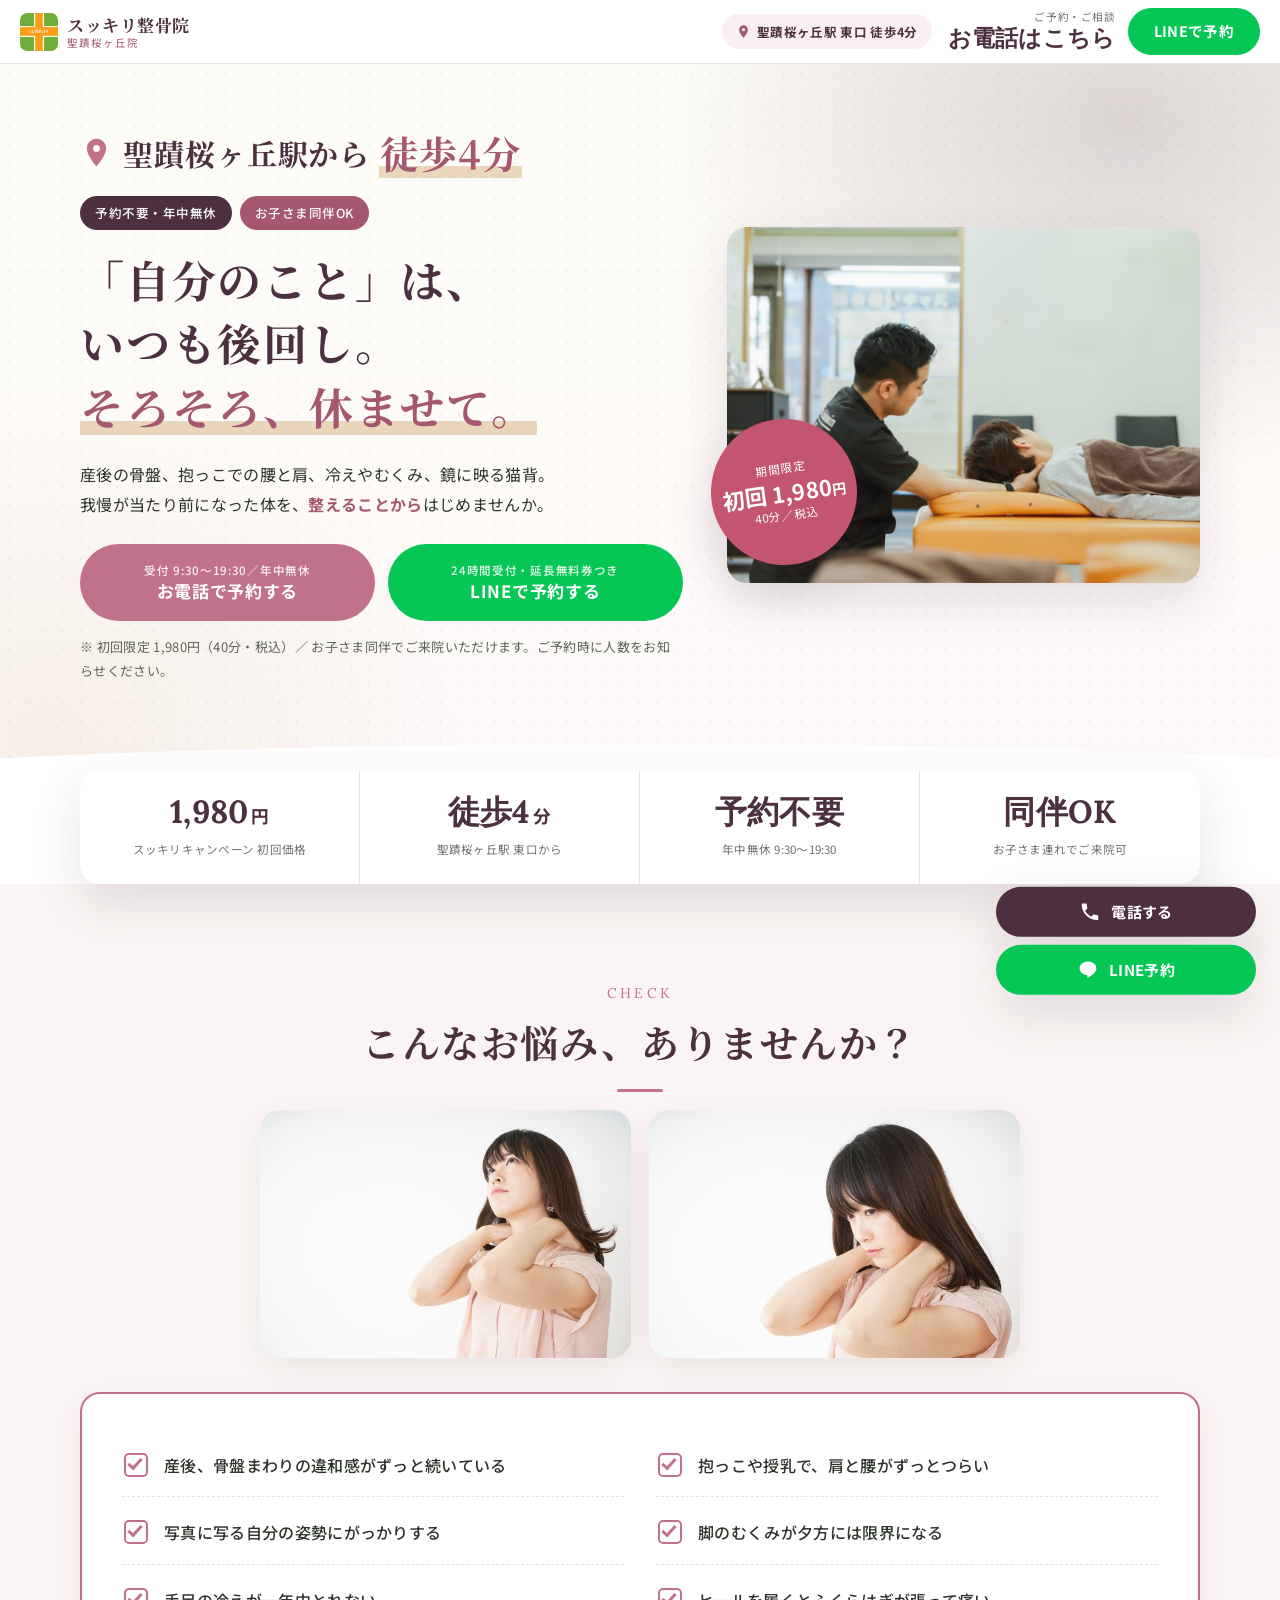
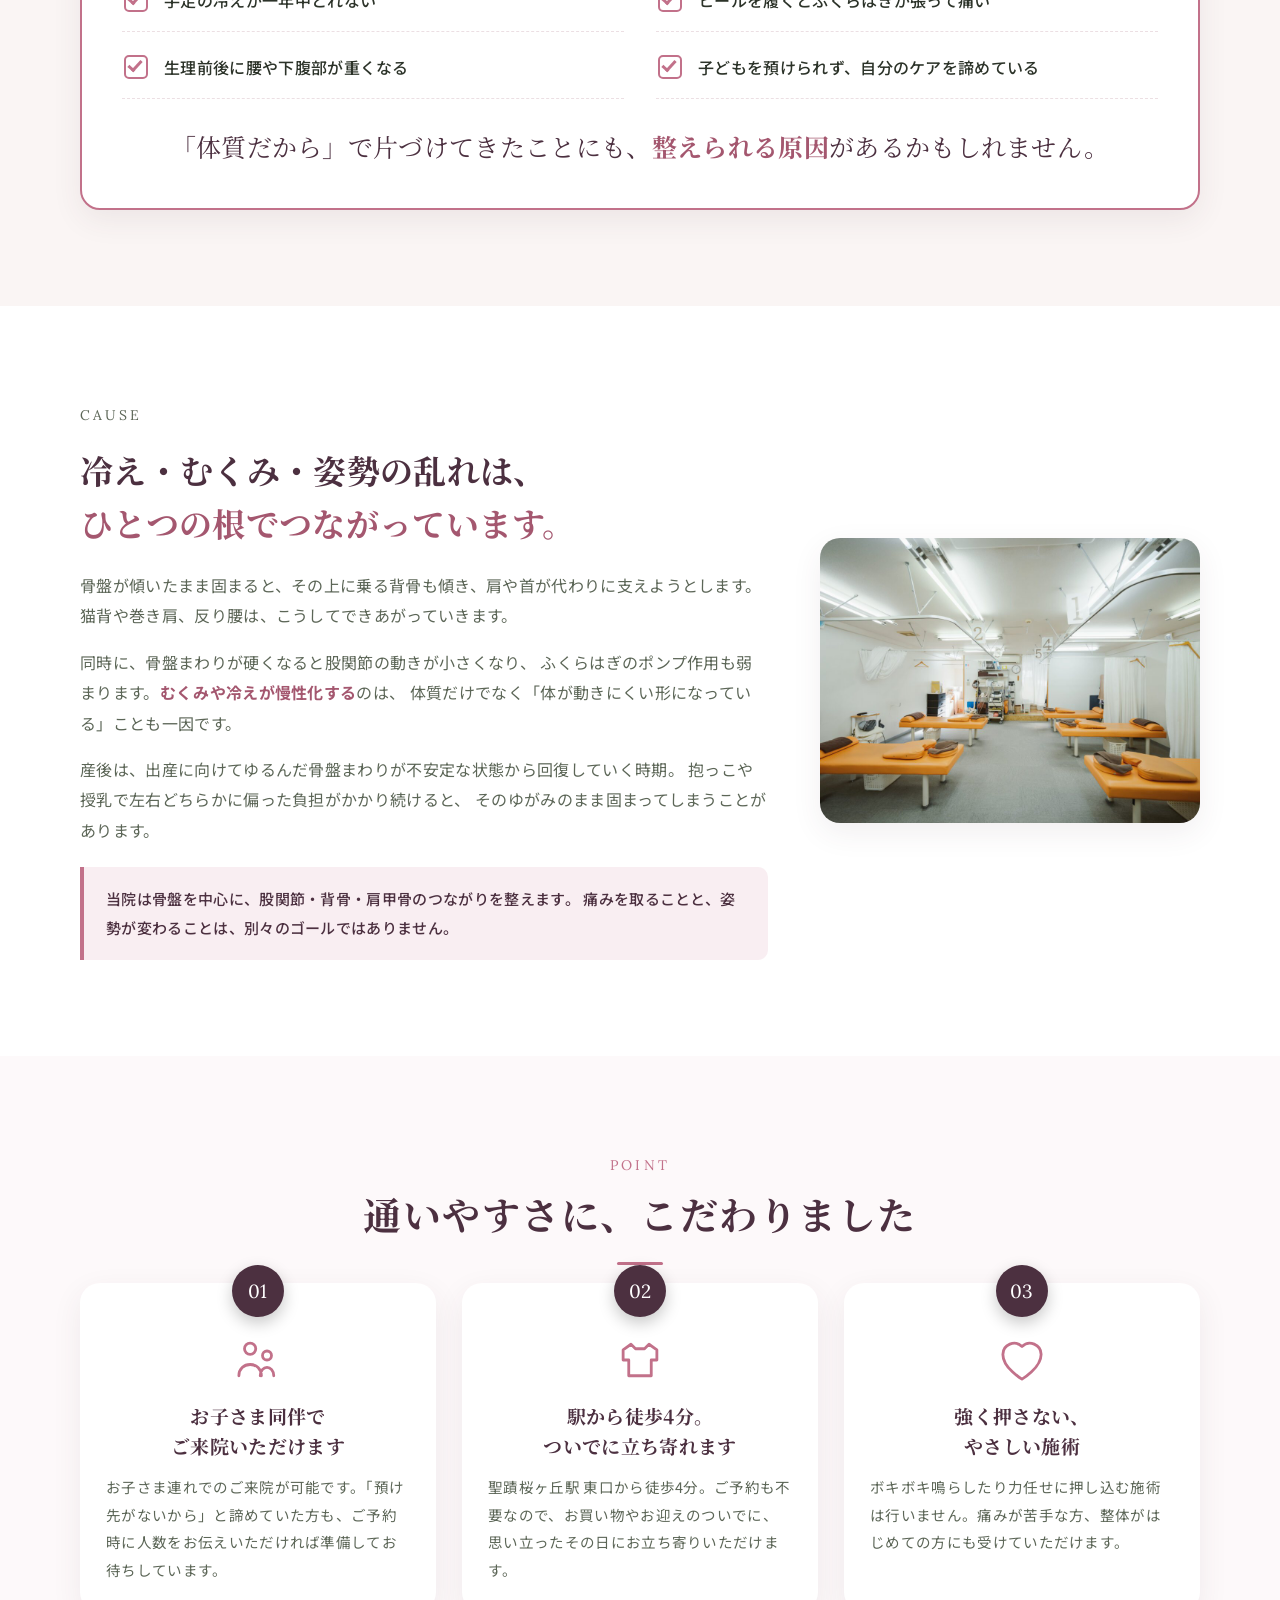
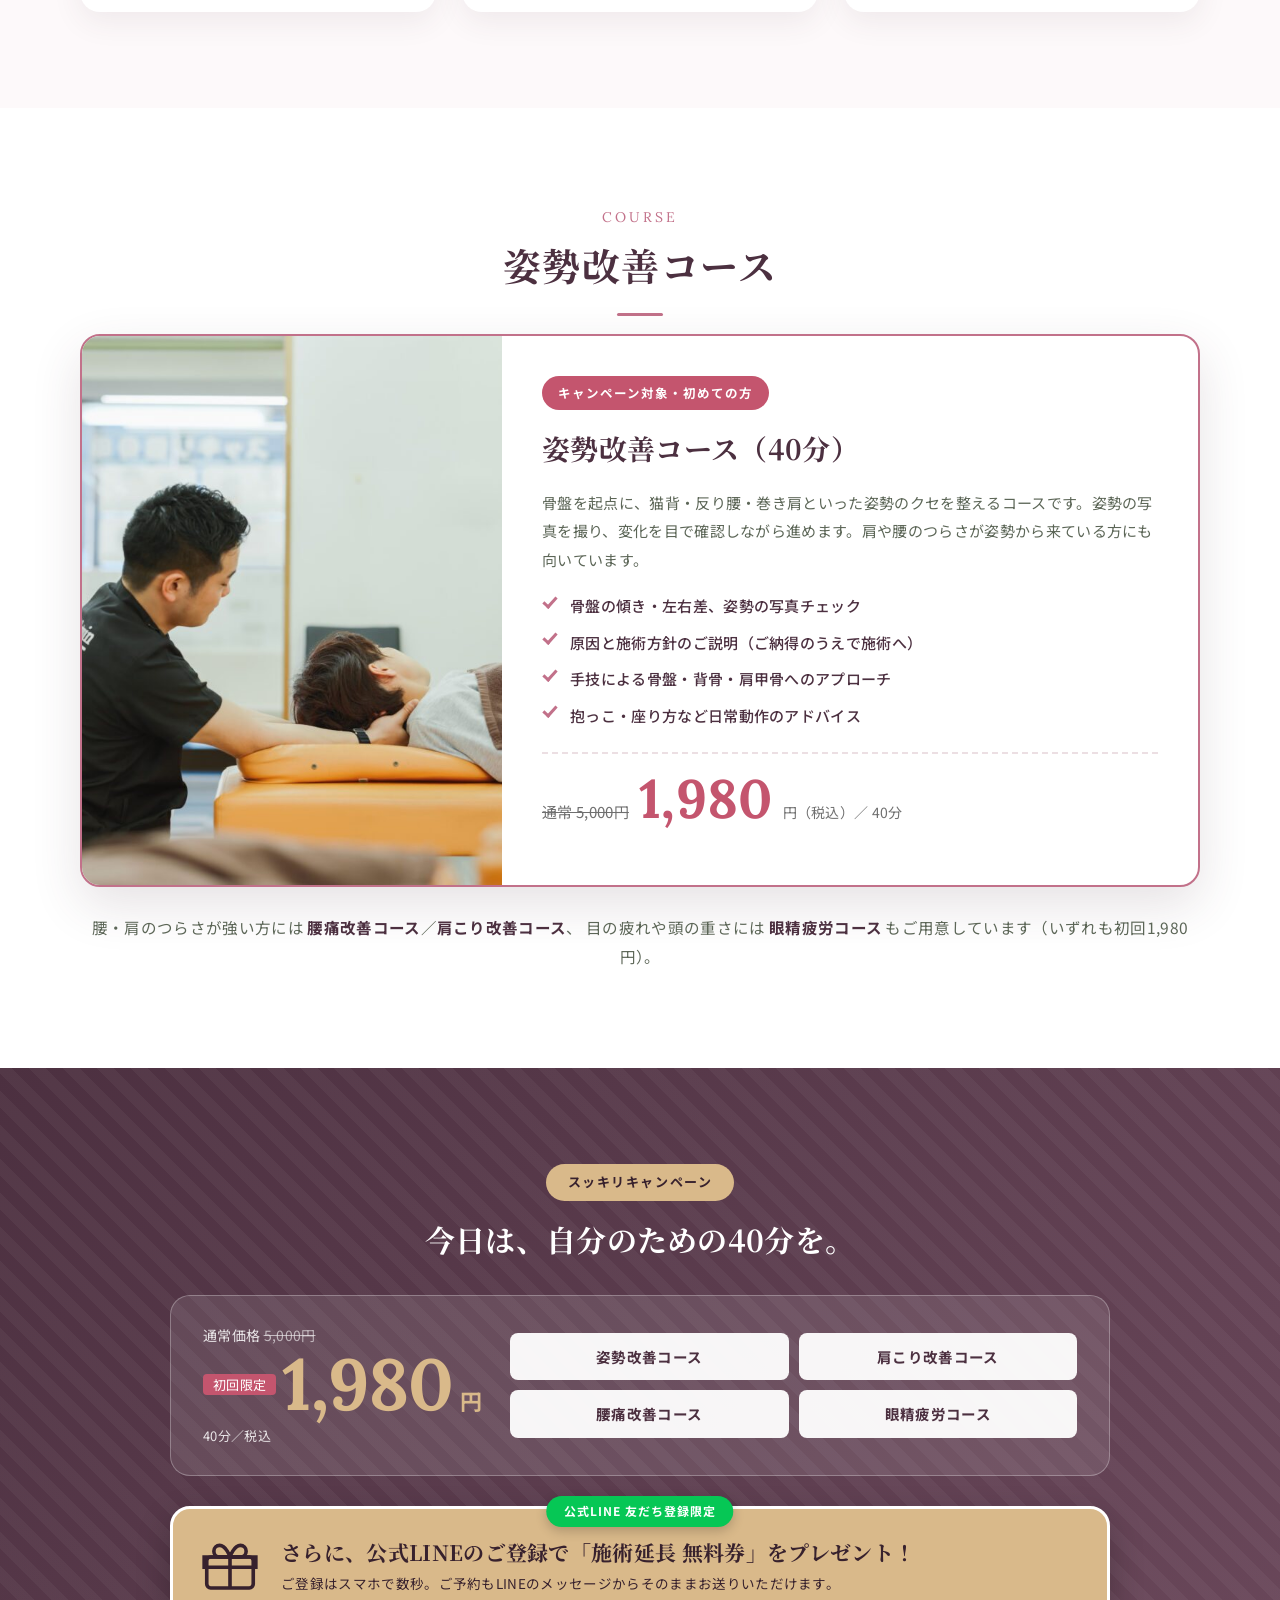
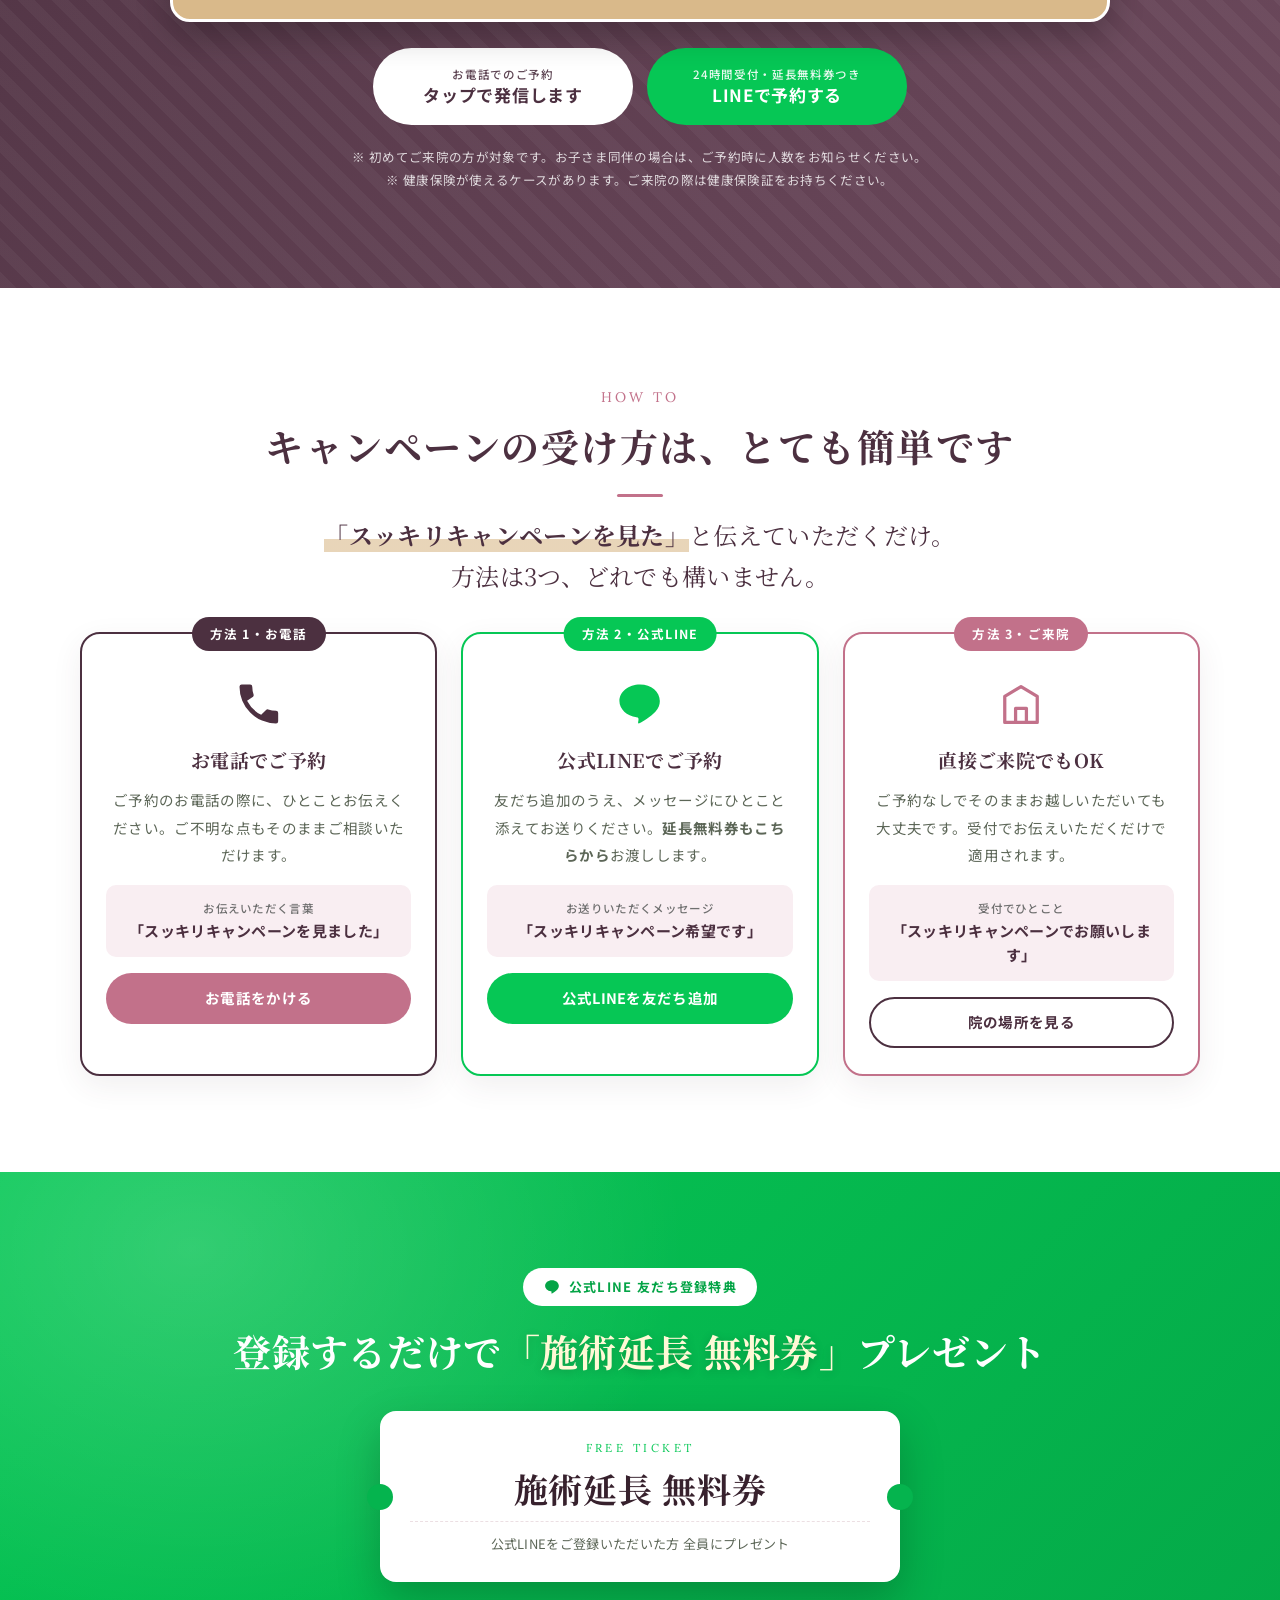
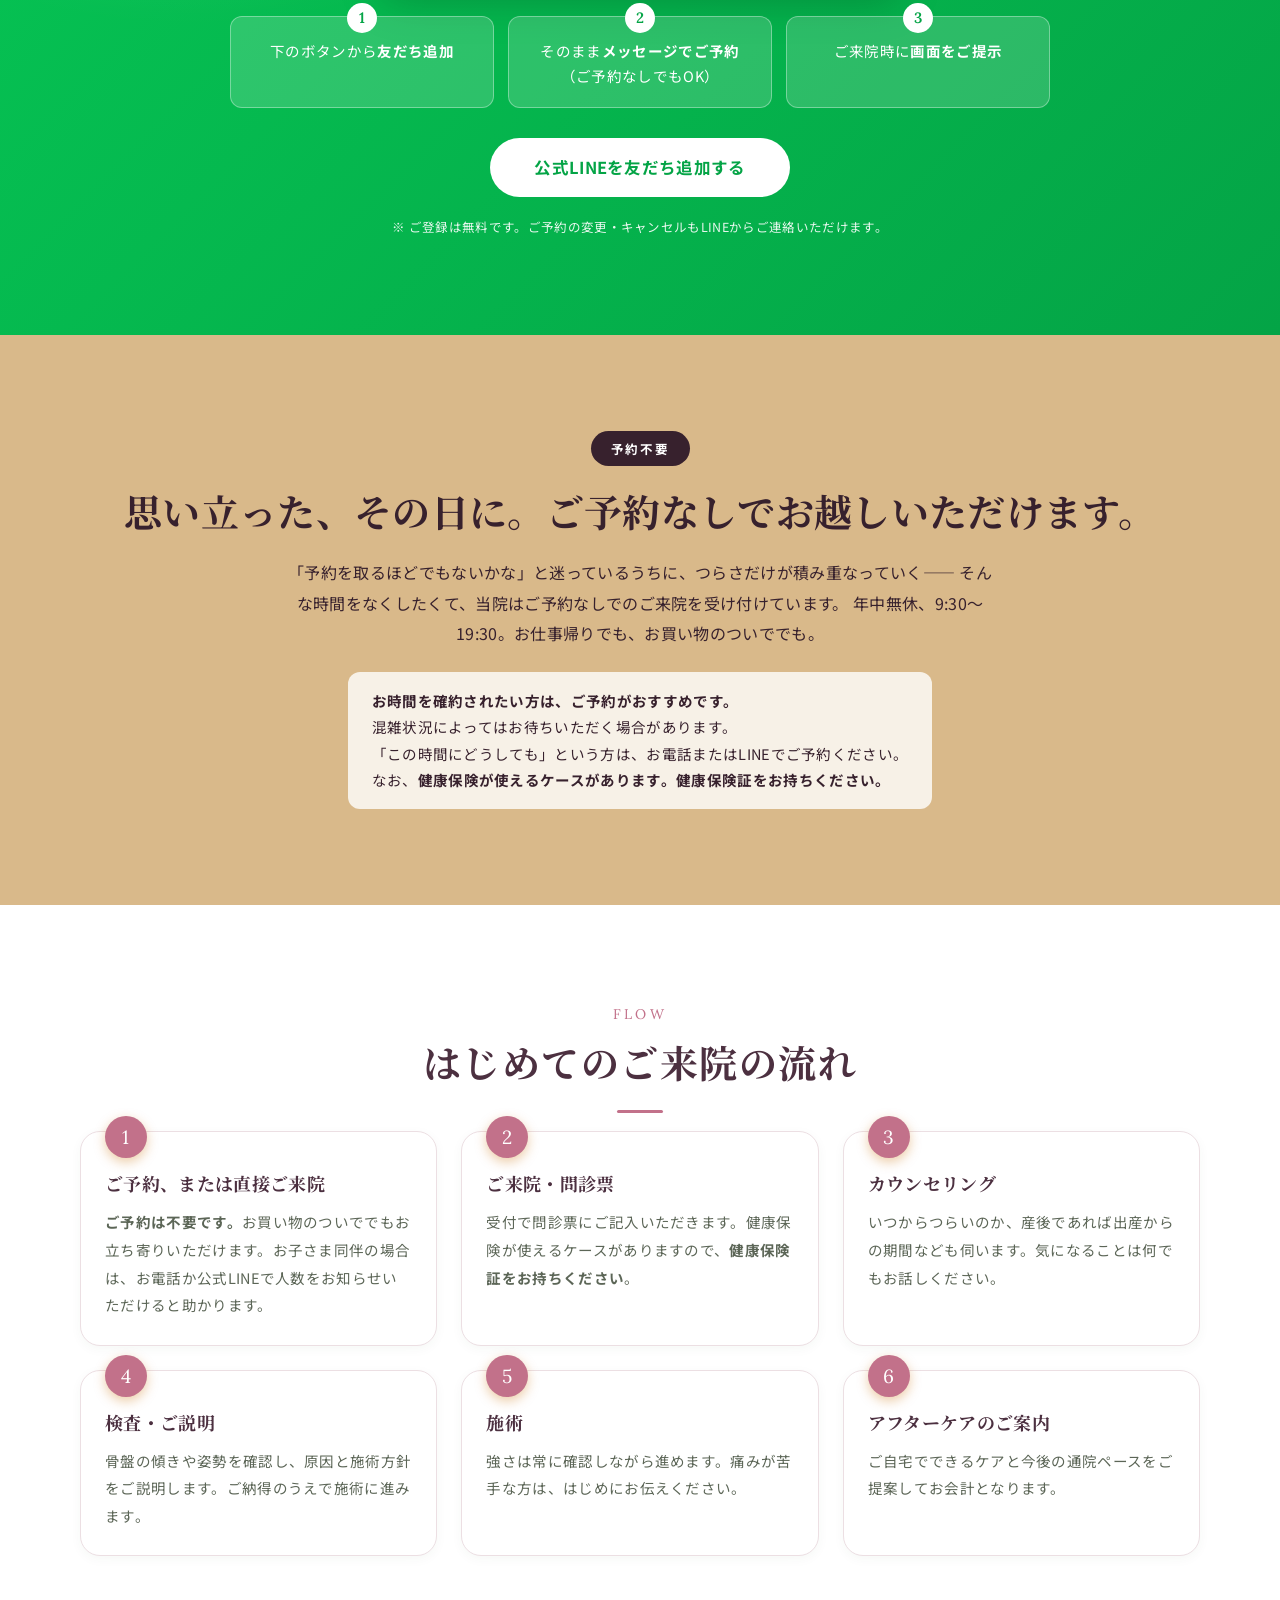
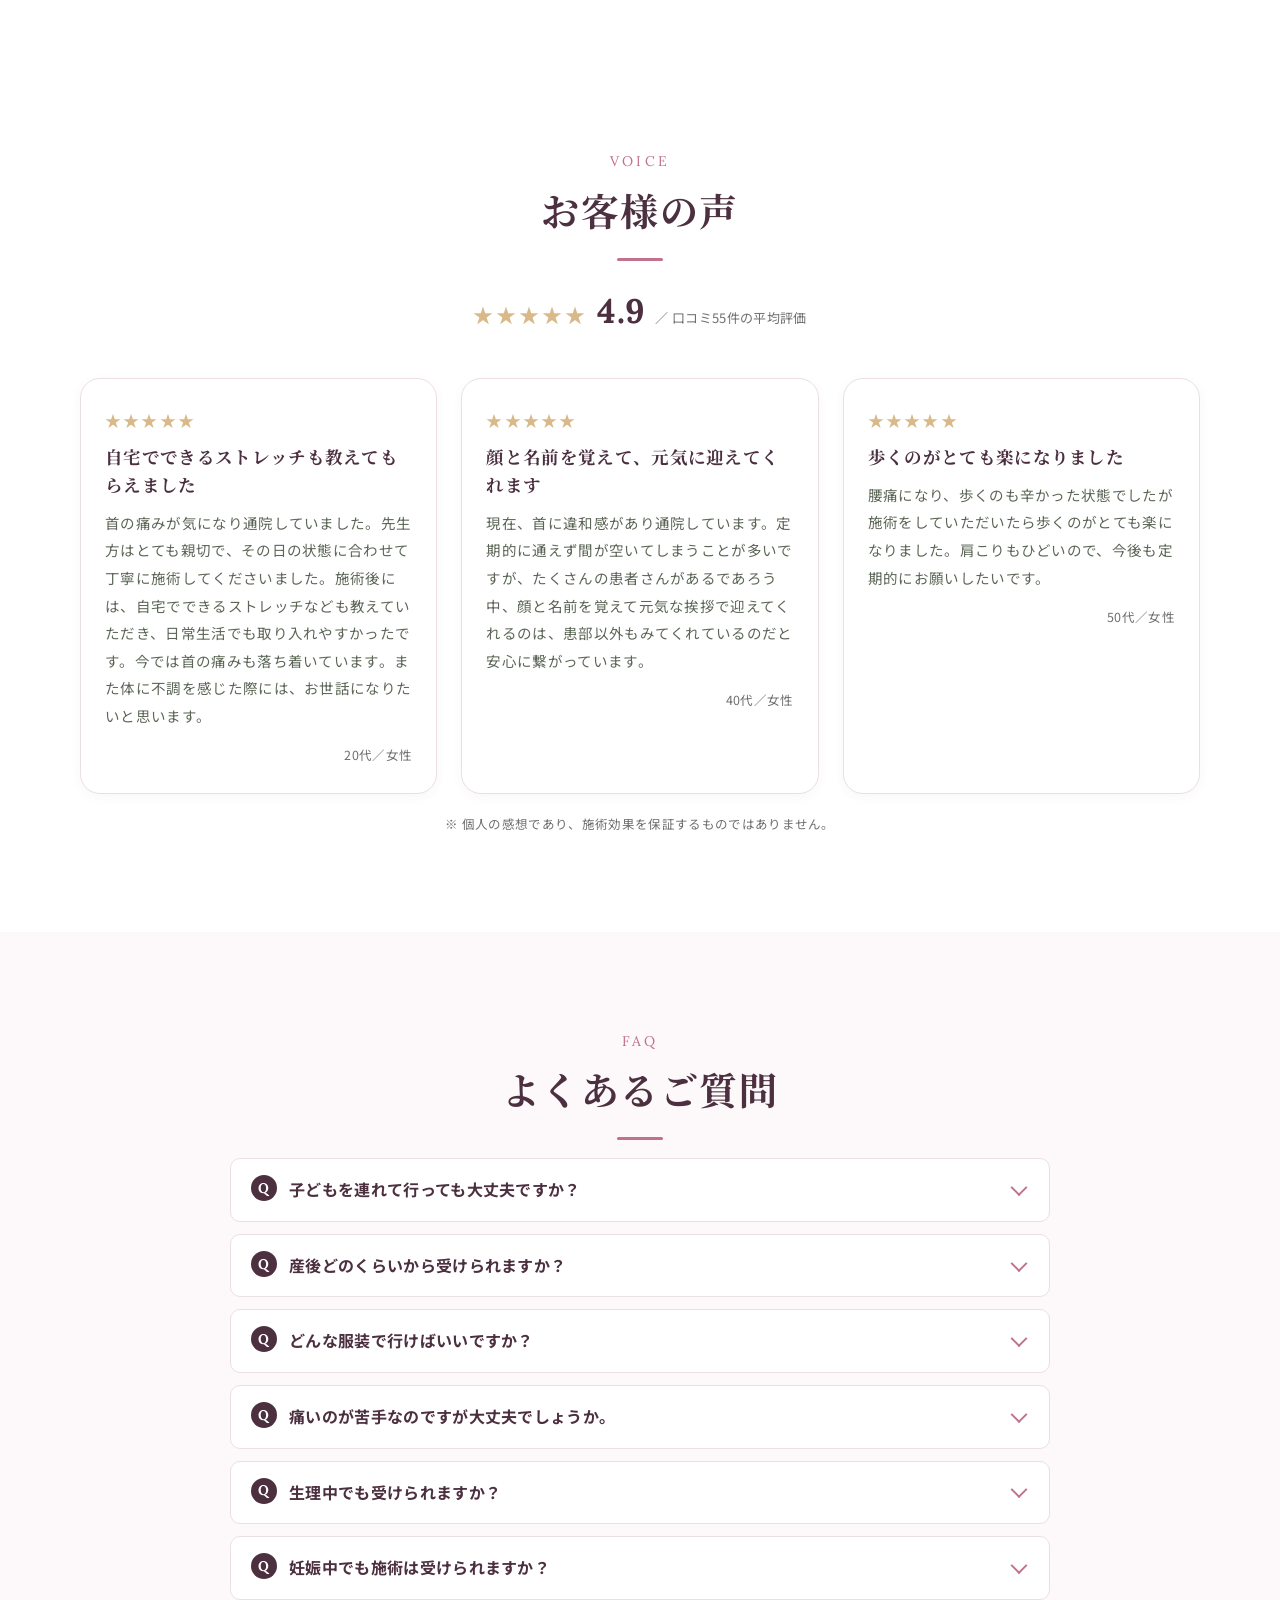
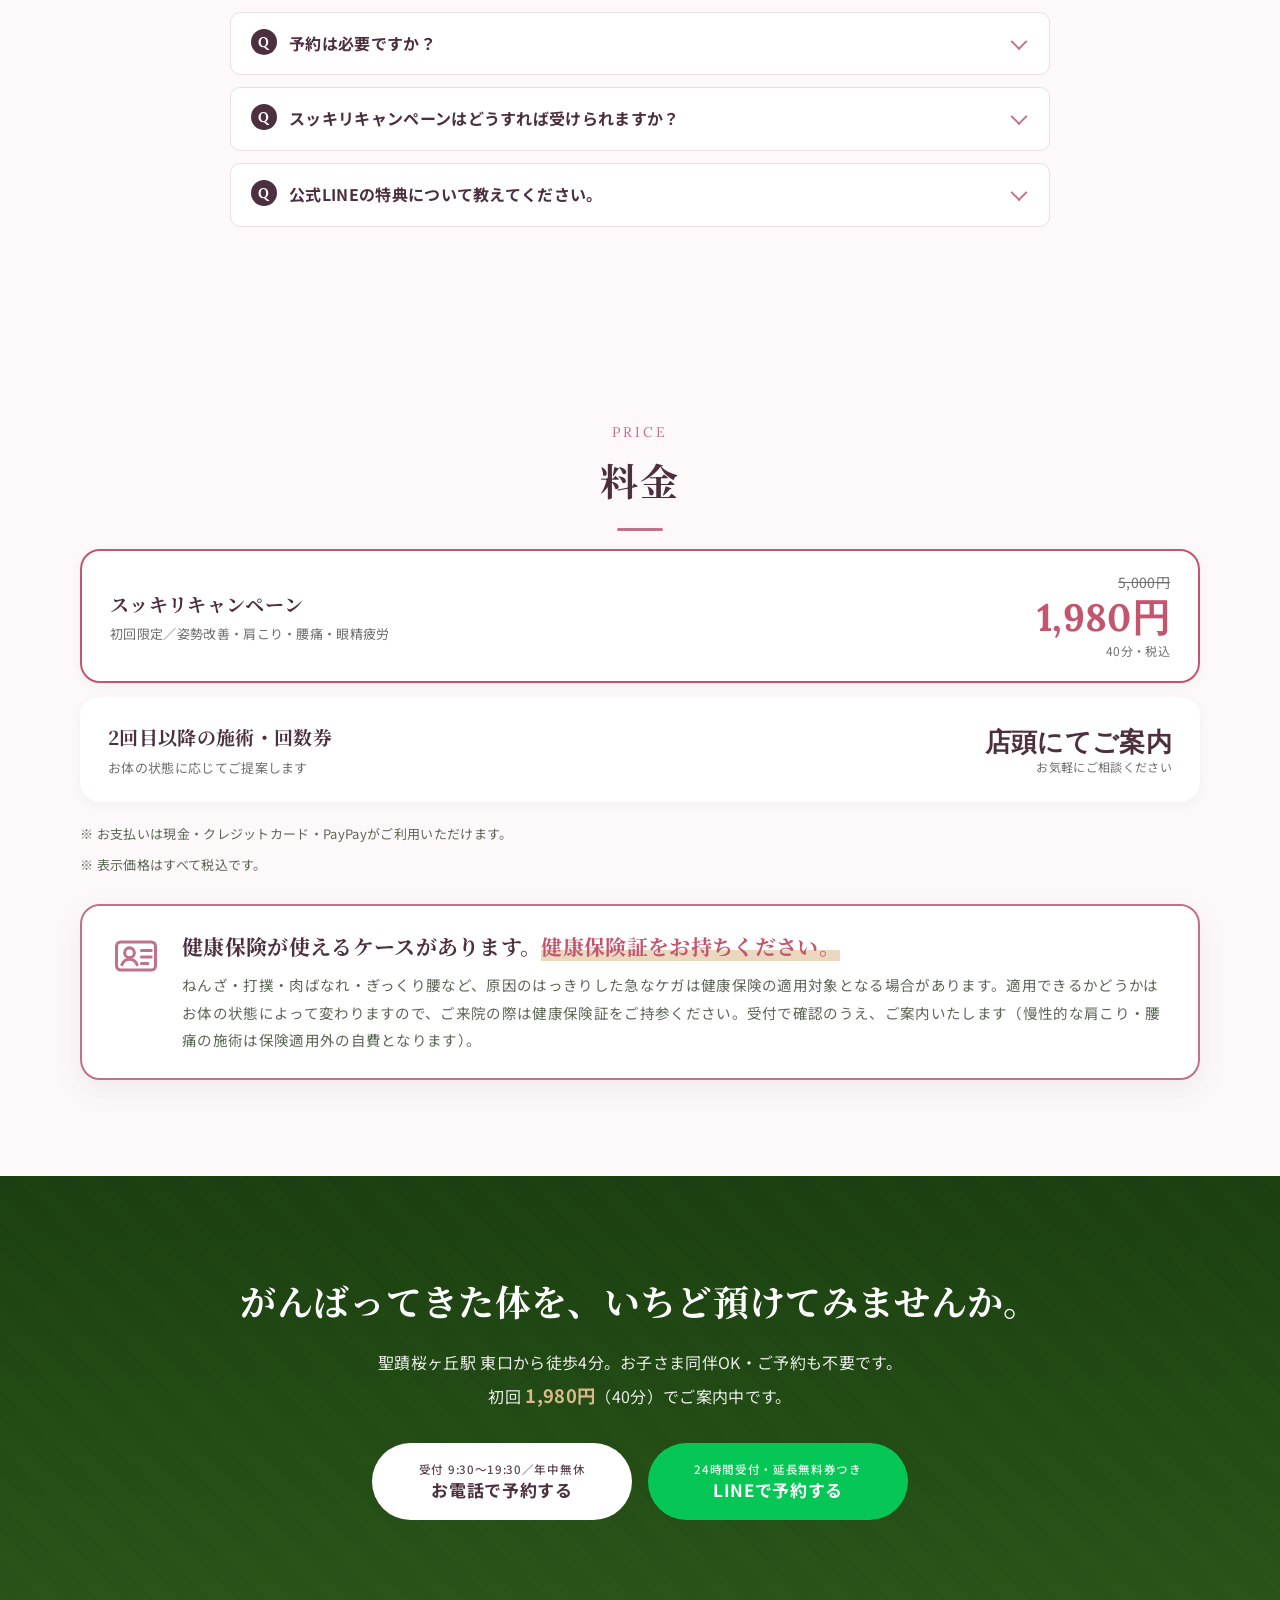
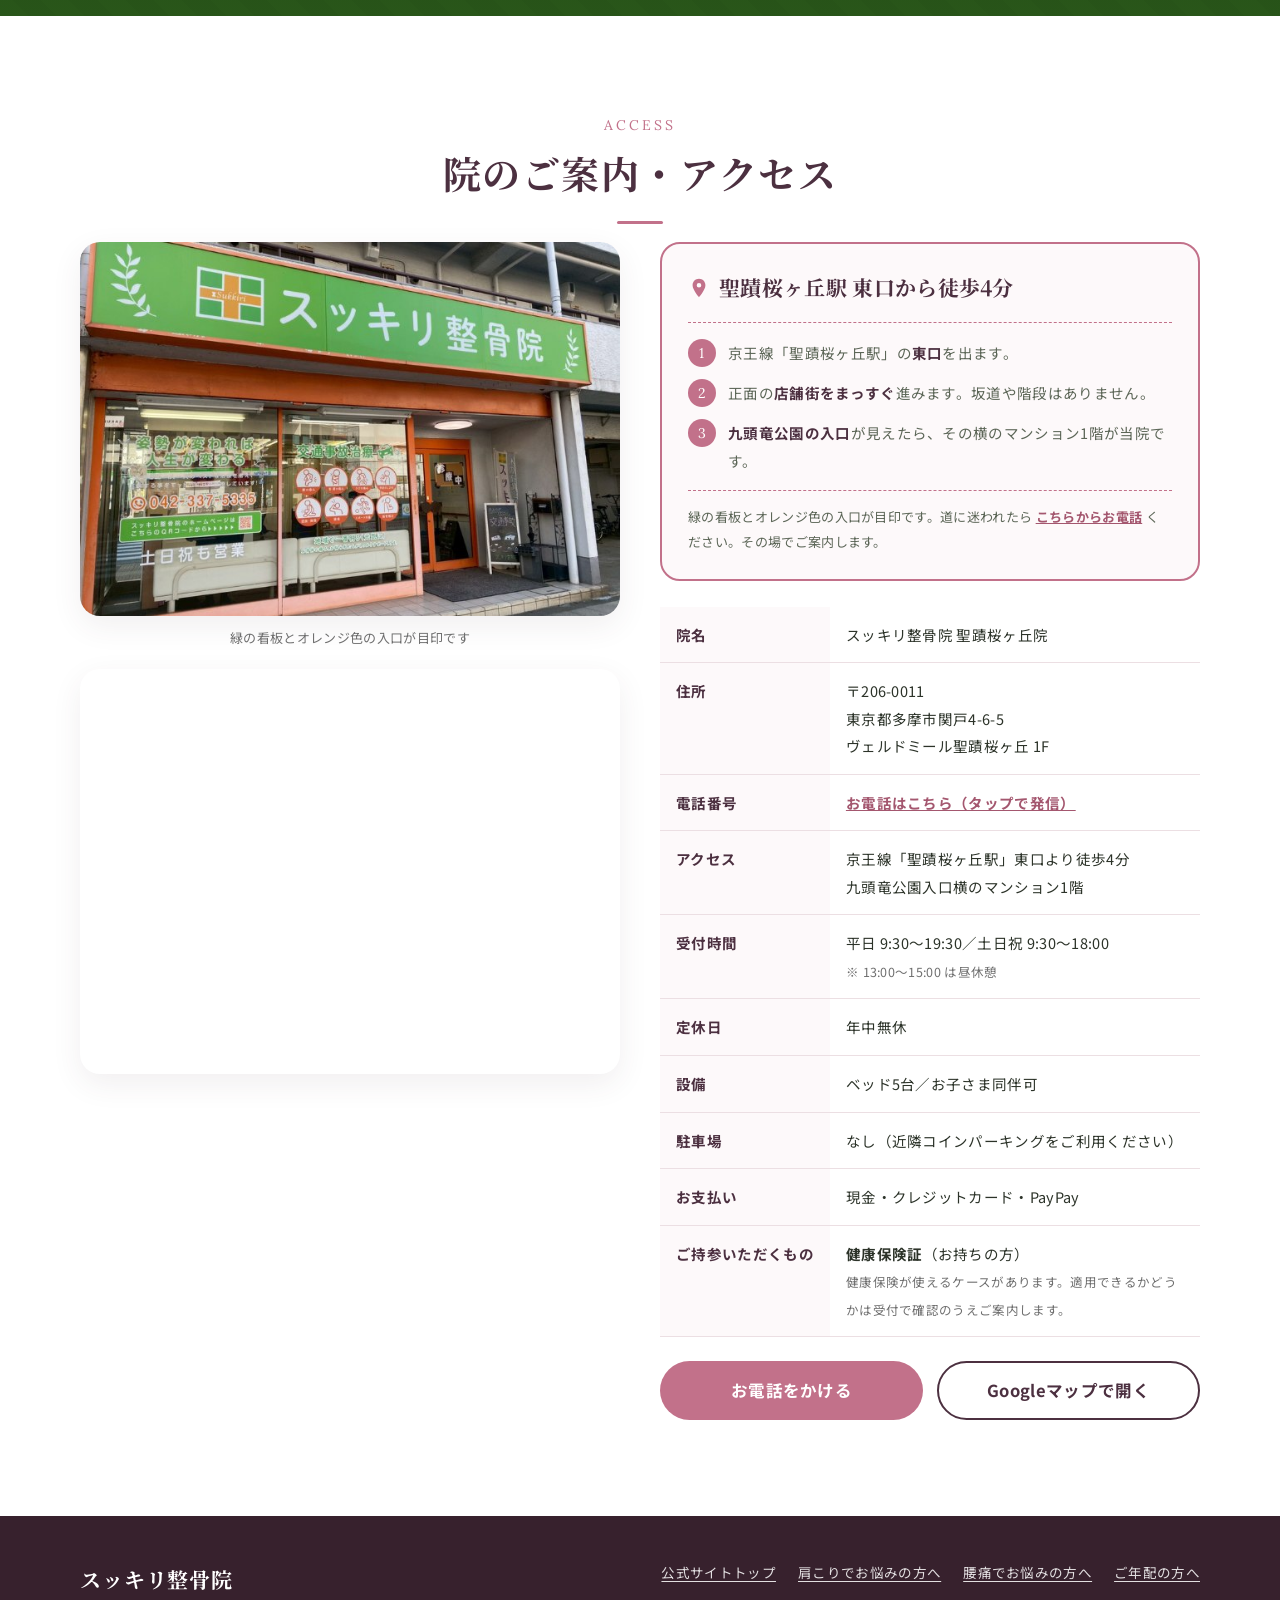
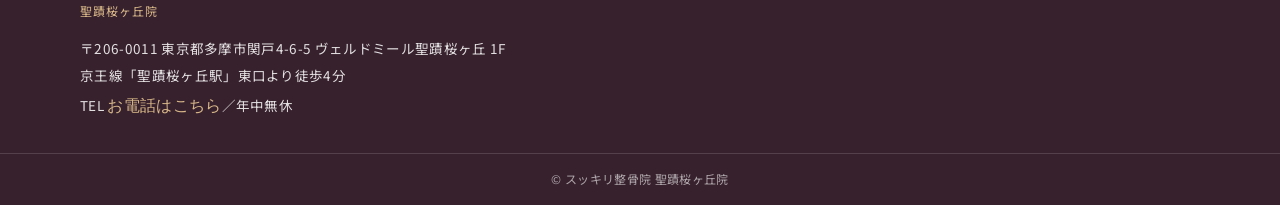
<file: lp/women.html>
<!DOCTYPE html>
<html lang="ja">
<head>
<meta charset="UTF-8">
<meta name="viewport" content="width=device-width, initial-scale=1">
<title>女性のための整体｜スッキリ整骨院 聖蹟桜ヶ丘院｜聖蹟桜ヶ丘駅 徒歩4分・お子さま同伴OK</title>
<meta name="description" content="産後の骨盤の不調、冷え・むくみ、猫背や反り腰に。スッキリ整骨院 聖蹟桜ヶ丘院は女性のお悩みに合わせた施術をご用意。お子さま同伴OK・初回1,980円（40分）。予約不要・年中無休・聖蹟桜ヶ丘駅 東口 徒歩4分。">
<meta name="format-detection" content="telephone=no">
<meta name="robots" content="noindex, nofollow"><!-- ★確認用。公開時に index,follow へ戻す -->

<meta property="og:url" content="https://gone0519.github.io/sukkiri-seiseki-preview/lp/women.html">
<meta property="og:type" content="website">
<meta property="og:title" content="女性のための整体｜スッキリ整骨院 聖蹟桜ヶ丘院">
<meta property="og:description" content="産後の骨盤、冷え・むくみ、姿勢のお悩みに。お子さま同伴OK・初回1,980円。">
<meta property="og:image" content="https://gone0519.github.io/sukkiri-seiseki-preview/assets/img/ogp-women.jpg">

<link rel="icon" type="image/png" href="../assets/img/favicon-32.png">
<link rel="apple-touch-icon" href="../assets/img/apple-touch-icon.png">
<link rel="preconnect" href="https://fonts.googleapis.com">
<link rel="preconnect" href="https://fonts.gstatic.com" crossorigin>
<link href="https://fonts.googleapis.com/css2?family=Lora:wght@400;600&family=Noto+Sans+JP:wght@400;500;700;900&family=Noto+Serif+JP:wght@500;700&display=swap" rel="stylesheet">
<link rel="stylesheet" href="../assets/css/style.css?v=202608161823">
<link rel="stylesheet" href="../assets/css/lp.css?v=202608161823">
</head>
<body class="lp-body t-women">

<header class="lp-hd" id="hd">
  <div class="lp-hd__inner">
    <a class="lp-hd__logo" href="#top">
      <span class="lp-hd__logo-mark" aria-hidden="true">
        <img src="../assets/img/logo.png" alt="" width="256" height="256">
      </span>
      <span class="lp-hd__logo-txt"><b>スッキリ整骨院</b><small>聖蹟桜ヶ丘院</small></span>
    </a>
    <span class="lp-hd__access"><svg viewBox="0 0 24 24" aria-hidden="true"><path d="M12 2C8.1 2 5 5.1 5 9c0 5.2 7 13 7 13s7-7.8 7-13c0-3.9-3.1-7-7-7zm0 9.5A2.5 2.5 0 1112 6.5a2.5 2.5 0 010 5z" fill="currentColor"/></svg>聖蹟桜ヶ丘駅 東口 徒歩4分</span>
    <div class="lp-hd__side">
      <a class="lp-hd__tel" href="tel:05017855335"><small>ご予約・ご相談</small><b>お電話はこちら</b></a>
      <a class="btn btn--line lp-hd__btn" href="https://lin.ee/xh8tpPp" target="_blank" rel="noopener">LINEで予約</a>
    </div>
  </div>
</header>

<main id="top">

  <!-- ============ FV ============ -->
  <section class="lp-fv">
    <div class="lp-fv__bg" aria-hidden="true"></div>
    <div class="lp-fv__inner">
      <div class="lp-fv__body">
        <p class="fv__station"><svg viewBox="0 0 24 24" aria-hidden="true"><path d="M12 2C8.1 2 5 5.1 5 9c0 5.2 7 13 7 13s7-7.8 7-13c0-3.9-3.1-7-7-7zm0 9.5A2.5 2.5 0 1112 6.5a2.5 2.5 0 010 5z" fill="currentColor"/></svg>聖蹟桜ヶ丘駅から<em>徒歩4分</em></p>
        <ul class="lp-fv__tags">
          <li>予約不要・年中無休</li>
          <li>お子さま同伴OK</li>
        </ul>
        <h1 class="lp-fv__title">「自分のこと」は、<br>いつも後回し。<br><em>そろそろ、休ませて。</em></h1>
        <p class="lp-fv__lead">産後の骨盤、抱っこでの腰と肩、冷えやむくみ、鏡に映る猫背。<br>我慢が当たり前になった体を、<b>整えることから</b>はじめませんか。</p>
        <div class="lp-fv__cta">
          <a class="btn btn--primary btn--lg" href="tel:05017855335"><small>受付 9:30〜19:30／年中無休</small><b>お電話で予約する</b></a>
          <a class="btn btn--line btn--lg" href="https://lin.ee/xh8tpPp" target="_blank" rel="noopener"><small>24時間受付・延長無料券つき</small><b>LINEで予約する</b></a>
        </div>
        <p class="lp-fv__micro">※ 初回限定 1,980円（40分・税込）／ お子さま同伴でご来院いただけます。ご予約時に人数をお知らせください。</p>
      </div>
      <div class="lp-fv__visual">
        <img class="photo photo--fv" src="../assets/img/treatment-neck.jpg" alt="スッキリ整骨院 聖蹟桜ヶ丘院の施術風景。柔道整復師が首から肩にかけて手技で施術しているところ" width="1024" height="768" fetchpriority="high">
        <div class="lp-fv__price">
          <small>期間限定</small>
          <b>初回 1,980<span>円</span></b>
          <small>40分／税込</small>
        </div>
        <div class="fv__camp">
          <p class="fv__camp-label">スッキリキャンペーン</p>
          <p class="fv__camp-price"><s>5,000円</s><i>&rarr;</i><b>1,980</b><span>円</span></p>
          <p class="fv__camp-note">初回限定 / 40分 / 税込</p>
          <p class="fv__camp-gift">さらに公式LINE登録で<br>「施術延長 無料券」プレゼント</p>
        </div>
      </div>
    </div>
    <div class="lp-fv__wave" aria-hidden="true"></div>
  </section>

  <!-- ============ 実績バー ============ -->
  <section class="stats">
    <ul class="stats__list">
      <li><b>1,980<span>円</span></b><small>スッキリキャンペーン 初回価格</small></li>
      <li><b>徒歩4<span>分</span></b><small>聖蹟桜ヶ丘駅 東口から</small></li>
      <li><b>予約不要</b><small>年中無休 9:30〜19:30</small></li>
      <li><b>同伴OK</b><small>お子さま連れでご来院可</small></li>
    </ul>
  </section>

  <!-- ============ チェックリスト ============ -->
  <section class="check">
    <div class="sec__inner">
      <p class="sec__eyebrow">Check</p>
      <h2 class="sec__title">こんなお悩み、<br class="sp-br">ありませんか？</h2>
      <div class="symphotos symphotos--2" data-reveal-group>
        <img data-reveal src="../assets/img/sym-posture-w.jpg" alt="首の後ろから肩にかけて両手をあて、姿勢を気にする女性" width="640" height="427" loading="lazy">
        <img data-reveal src="../assets/img/sym-neck-w.jpg" alt="首の後ろに両手をあて、首のつらさを感じている女性" width="640" height="427" loading="lazy">
      </div>
      <div class="check__box">
        <ul class="check__list" data-reveal-group>
          <li data-reveal>産後、骨盤まわりの違和感がずっと続いている</li>
          <li data-reveal>抱っこや授乳で、肩と腰がずっとつらい</li>
          <li data-reveal>写真に写る自分の姿勢にがっかりする</li>
          <li data-reveal>脚のむくみが夕方には限界になる</li>
          <li data-reveal>手足の冷えが一年中とれない</li>
          <li data-reveal>ヒールを履くとふくらはぎが張って痛い</li>
          <li data-reveal>生理前後に腰や下腹部が重くなる</li>
          <li data-reveal>子どもを預けられず、自分のケアを諦めている</li>
        </ul>
        <p class="check__foot">「体質だから」で片づけてきたことにも、<br class="sp-br"><b>整えられる原因</b>があるかもしれません。</p>
      </div>
    </div>
  </section>

  <!-- ============ 原因解説 ============ -->
  <section class="cause">
    <div class="sec__inner cause__inner">
      <div class="cause__body">
        <p class="sec__eyebrow" style="text-align:left">Cause</p>
        <h2 class="cause__title">冷え・むくみ・姿勢の乱れは、<br><em>ひとつの根でつながっています。</em></h2>
        <p>
          骨盤が傾いたまま固まると、その上に乗る背骨も傾き、肩や首が代わりに支えようとします。
          猫背や巻き肩、反り腰は、こうしてできあがっていきます。
        </p>
        <p>
          同時に、骨盤まわりが硬くなると股関節の動きが小さくなり、
          ふくらはぎのポンプ作用も弱まります。<b>むくみや冷えが慢性化する</b>のは、
          体質だけでなく「体が動きにくい形になっている」ことも一因です。
        </p>
        <p>
          産後は、出産に向けてゆるんだ骨盤まわりが不安定な状態から回復していく時期。
          抱っこや授乳で左右どちらかに偏った負担がかかり続けると、
          そのゆがみのまま固まってしまうことがあります。
        </p>
        <p class="cause__note">
          当院は骨盤を中心に、股関節・背骨・肩甲骨のつながりを整えます。
          痛みを取ることと、姿勢が変わることは、別々のゴールではありません。
        </p>
      </div>
      <div class="cause__visual">
        <img class="photo" src="../assets/img/clinic-room.jpg" alt="スッキリ整骨院 聖蹟桜ヶ丘院の院内。オレンジ色の施術ベッドが5台並ぶ明るい施術スペース" width="1024" height="768" loading="lazy">
      </div>
    </div>
  </section>

  <!-- ============ 選ばれる理由 ============ -->
  <section class="point">
    <div class="sec__inner">
      <p class="sec__eyebrow">Point</p>
      <h2 class="sec__title">通いやすさに、<br class="sp-br">こだわりました</h2>
      <div class="point__grid" data-reveal-group>
        <article class="point__card" data-reveal>
          <span class="point__num">01</span>
          <div class="point__icon" aria-hidden="true"><svg viewBox="0 0 48 48"><circle cx="17" cy="14" r="5" fill="none" stroke="currentColor" stroke-width="2.5"/><circle cx="32" cy="20" r="4" fill="none" stroke="currentColor" stroke-width="2.5"/><path d="M7 38c0-6 4.5-10 10-10s10 4 10 10M26 38c0-4.5 3-7.5 6-7.5s6 3 6 7.5" fill="none" stroke="currentColor" stroke-width="2.5" stroke-linecap="round"/></svg></div>
          <h3>お子さま同伴で<br>ご来院いただけます</h3>
          <p>お子さま連れでのご来院が可能です。「預け先がないから」と諦めていた方も、ご予約時に人数をお伝えいただければ準備してお待ちしています。</p>
        </article>
        <article class="point__card" data-reveal>
          <span class="point__num">02</span>
          <div class="point__icon" aria-hidden="true"><svg viewBox="0 0 48 48"><path d="M16 10l-7 5v9h5v14h20V24h5v-9l-7-5-4 4h-8z" fill="none" stroke="currentColor" stroke-width="2.5" stroke-linejoin="round"/></svg></div>
          <h3>駅から徒歩4分。<br>ついでに立ち寄れます</h3>
          <p>聖蹟桜ヶ丘駅 東口から徒歩4分。ご予約も不要なので、お買い物やお迎えのついでに、思い立ったその日にお立ち寄りいただけます。</p>
        </article>
        <article class="point__card" data-reveal>
          <span class="point__num">03</span>
          <div class="point__icon" aria-hidden="true"><svg viewBox="0 0 48 48"><path d="M24 41S7 31 7 19a10 10 0 0117-7 10 10 0 0117 7c0 12-17 22-17 22z" fill="none" stroke="currentColor" stroke-width="2.5" stroke-linejoin="round"/></svg></div>
          <h3>強く押さない、<br>やさしい施術</h3>
          <p>ボキボキ鳴らしたり力任せに押し込む施術は行いません。痛みが苦手な方、整体がはじめての方にも受けていただけます。</p>
        </article>
      </div>
    </div>
  </section>

  <!-- ============ 主役コース ============ -->
  <section id="course">
    <div class="sec__inner">
      <p class="sec__eyebrow">Course</p>
      <h2 class="sec__title">姿勢改善コース</h2>
      <div class="course__card" data-reveal>
        <img class="photo photo--course" src="../assets/img/treatment-neck.jpg" alt="姿勢改善コースの施術風景。柔道整復師が手技でていねいに施術しているところ" width="1024" height="768" loading="lazy">
        <div class="course__body">
          <p class="course__label">キャンペーン対象・初めての方</p>
          <h3>姿勢改善コース（40分）</h3>
          <p>骨盤を起点に、猫背・反り腰・巻き肩といった姿勢のクセを整えるコースです。姿勢の写真を撮り、変化を目で確認しながら進めます。肩や腰のつらさが姿勢から来ている方にも向いています。</p>
          <ul class="course__spec">
            <li>骨盤の傾き・左右差、姿勢の写真チェック</li>
            <li>原因と施術方針のご説明（ご納得のうえで施術へ）</li>
            <li>手技による骨盤・背骨・肩甲骨へのアプローチ</li>
            <li>抱っこ・座り方など日常動作のアドバイス</li>
          </ul>
          <p class="course__price">
            <s>通常 5,000円</s>
            <strong>1,980</strong>
            <span>円（税込）／ 40分</span>
          </p>
        </div>
      </div>
      <p class="sec__lead" style="margin-top:26px;margin-bottom:0">
        腰・肩のつらさが強い方には <b>腰痛改善コース</b>／<b>肩こり改善コース</b>、
        目の疲れや頭の重さには <b>眼精疲労コース</b> もご用意しています（いずれも初回1,980円）。
      </p>
    </div>
  </section>

  <!-- ============ CTA ============ -->
  <section class="offer" id="cta">
    <div class="offer__inner">
      <div class="offer__head">
        <p class="offer__ribbon">スッキリキャンペーン</p>
        <h2 class="offer__title">今日は、自分のための40分を。</h2>
      </div>
      <div class="offer__price">
        <div class="offer__price-box">
          <p class="offer__before">通常価格 <s>5,000円</s></p>
          <p class="offer__after"><small>初回限定</small><b>1,980</b><span>円</span></p>
          <p class="offer__note">40分／税込</p>
        </div>
        <ul class="offer__courses">
          <li>姿勢改善コース</li>
          <li>肩こり改善コース</li>
          <li>腰痛改善コース</li>
          <li>眼精疲労コース</li>
        </ul>
      </div>
      <div class="offer__gift">
        <span class="offer__gift-ico" aria-hidden="true">
          <svg viewBox="0 0 48 48"><rect x="6" y="17" width="36" height="24" rx="3" fill="none" stroke="currentColor" stroke-width="2.8"/><path d="M4 17h40v8H4zM24 17v24" fill="none" stroke="currentColor" stroke-width="2.8"/><path d="M24 17s-3-9-8-9a4.5 4.5 0 000 9zM24 17s3-9 8-9a4.5 4.5 0 010 9z" fill="none" stroke="currentColor" stroke-width="2.8" stroke-linejoin="round"/></svg>
        </span>
        <span class="offer__gift-txt">
          <b>さらに、公式LINEのご登録で「施術延長 無料券」をプレゼント！</b>
          <small>ご登録はスマホで数秒。ご予約もLINEのメッセージからそのままお送りいただけます。</small>
        </span>
      </div>
      <div class="offer__actions">
        <a class="btn btn--white btn--lg" href="tel:05017855335"><small>お電話でのご予約</small><b>タップで発信します</b></a>
        <a class="btn btn--line btn--lg" href="https://lin.ee/xh8tpPp" target="_blank" rel="noopener"><small>24時間受付・延長無料券つき</small><b>LINEで予約する</b></a>
      </div>
      <p class="offer__caution">※ 初めてご来院の方が対象です。お子さま同伴の場合は、ご予約時に人数をお知らせください。<br>※ 健康保険が使えるケースがあります。ご来院の際は健康保険証をお持ちください。</p>
    </div>
  </section>

  <!-- ============ キャンペーンの受け方 ============ -->
  <section class="howto" id="howto">
    <div class="sec__inner">
      <p class="sec__eyebrow">How to</p>
      <h2 class="sec__title">キャンペーンの受け方は、<br class="sp-br">とても簡単です</h2>
      <p class="howto__lead">
        <b>「スッキリキャンペーンを見た」</b>と伝えていただくだけ。<br>
        方法は3つ、どれでも構いません。
      </p>
      <div class="howto__list" data-reveal-group>
        <article class="howto__card howto__card--tel" data-reveal>
          <span class="howto__num">方法 1・お電話</span>
          <div class="howto__ico" aria-hidden="true"><svg viewBox="0 0 48 48"><path d="M13 21a30 30 0 0013 13l4.5-4.5a2 2 0 012-.5 23 23 0 007.2 1.2 2 2 0 012 2V40a2 2 0 01-2 2A34 34 0 016 8a2 2 0 012-2h7.8a2 2 0 012 2 23 23 0 001.2 7.2 2 2 0 01-.5 2z" fill="currentColor"/></svg></div>
          <h3>お電話でご予約</h3>
          <p>ご予約のお電話の際に、ひとことお伝えください。ご不明な点もそのままご相談いただけます。</p>
          <p class="howto__say"><small>お伝えいただく言葉</small>「スッキリキャンペーンを見ました」</p>
          <p class="howto__btn"><a class="btn btn--primary" href="tel:05017855335">お電話をかける</a></p>
        </article>
        <article class="howto__card howto__card--line" data-reveal>
          <span class="howto__num">方法 2・公式LINE</span>
          <div class="howto__ico" aria-hidden="true"><svg viewBox="0 0 48 48"><path d="M24 6C13.5 6 5 12.8 5 21.2c0 7.5 6.7 13.8 15.8 15 .6.14 1.5.44 1.7 1 .18.5.12 1.3.06 1.85l-.27 1.6c-.08.47-.37 1.85 1.6 1S34.5 35.4 38.4 30.9c2.7-3 3.9-6.1 3.9-9.7C42.3 12.8 34.5 6 24 6z" fill="currentColor"/></svg></div>
          <h3>公式LINEでご予約</h3>
          <p>友だち追加のうえ、メッセージにひとこと添えてお送りください。<b>延長無料券もこちらから</b>お渡しします。</p>
          <p class="howto__say"><small>お送りいただくメッセージ</small>「スッキリキャンペーン希望です」</p>
          <p class="howto__btn"><a class="btn btn--line" href="https://lin.ee/xh8tpPp" target="_blank" rel="noopener">公式LINEを友だち追加</a></p>
        </article>
        <article class="howto__card howto__card--walk" data-reveal>
          <span class="howto__num">方法 3・ご来院</span>
          <div class="howto__ico" aria-hidden="true"><svg viewBox="0 0 48 48"><path d="M9 41V17l15-9 15 9v24z" fill="none" stroke="currentColor" stroke-width="3" stroke-linejoin="round"/><path d="M19 41V28h10v13" fill="none" stroke="currentColor" stroke-width="3" stroke-linejoin="round"/></svg></div>
          <h3>直接ご来院でもOK</h3>
          <p>ご予約なしでそのままお越しいただいても大丈夫です。受付でお伝えいただくだけで適用されます。</p>
          <p class="howto__say"><small>受付でひとこと</small>「スッキリキャンペーンでお願いします」</p>
          <p class="howto__btn"><a class="btn btn--outline" href="#access">院の場所を見る</a></p>
        </article>
      </div>
    </div>
  </section>

  <!-- ============ 公式LINE特典 ============ -->
  <section class="gift" id="gift">
    <div class="sec__inner sec__inner--narrow">
      <p class="gift__eyebrow"><svg viewBox="0 0 24 24" aria-hidden="true"><path d="M12 3C6.9 3 2.8 6.3 2.8 10.4c0 3.7 3.3 6.8 7.7 7.4.3.07.7.2.8.5.1.26.07.66.03.92l-.13.78c-.04.23-.18.9.8.5s5.3-3.1 7.2-5.3c1.3-1.5 1.9-3 1.9-4.8C21.2 6.3 17.1 3 12 3z" fill="currentColor"/></svg>公式LINE 友だち登録特典</p>
      <h2 class="gift__title">登録するだけで<br class="sp-br"><em>「施術延長 無料券」</em>プレゼント</h2>

      <div class="gift__ticket" data-reveal>
        <span class="gift__ticket-label">FREE TICKET</span>
        <b>施術延長 無料券</b>
        <small>公式LINEをご登録いただいた方 全員にプレゼント</small>
      </div>

      <ol class="gift__steps" data-reveal-group>
        <li data-reveal><span>1</span><p>下のボタンから<b>友だち追加</b></p></li>
        <li data-reveal><span>2</span><p>そのまま<b>メッセージでご予約</b><br>（ご予約なしでもOK）</p></li>
        <li data-reveal><span>3</span><p>ご来院時に<b>画面をご提示</b></p></li>
      </ol>

      <p class="gift__cta"><a class="btn btn--lg" href="https://lin.ee/xh8tpPp" target="_blank" rel="noopener">公式LINEを友だち追加する</a></p>
      <p class="gift__note">※ ご登録は無料です。ご予約の変更・キャンセルもLINEからご連絡いただけます。</p>
    </div>
  </section>

  <!-- ============ 予約不要 ============ -->  <section class="walkin">
    <div class="sec__inner">
      <p class="walkin__eyebrow">予約不要</p>
      <h2 class="walkin__title">思い立った、その日に。<br class="sp-br">ご予約なしでお越しいただけます。</h2>
      <p class="walkin__lead">
        「予約を取るほどでもないかな」と迷っているうちに、つらさだけが積み重なっていく——
        そんな時間をなくしたくて、当院はご予約なしでのご来院を受け付けています。
        年中無休、9:30〜19:30。お仕事帰りでも、お買い物のついででも。
      </p>
      <p class="walkin__note">
        <b>お時間を確約されたい方は、ご予約がおすすめです。</b><br>
        混雑状況によってはお待ちいただく場合があります。<br>
        「この時間にどうしても」という方は、お電話またはLINEでご予約ください。<br>
        なお、<b>健康保険が使えるケースがあります。健康保険証をお持ちください。</b>
      </p>
    </div>
  </section>

  <!-- ============ 施術の流れ ============ -->
  <section class="flow">
    <div class="sec__inner">
      <p class="sec__eyebrow">Flow</p>
      <h2 class="sec__title">はじめてのご来院の流れ</h2>
      <ol class="flow__list" data-reveal-group>
        <li data-reveal><span>1</span><h3>ご予約、または直接ご来院</h3><p><b>ご予約は不要です。</b>お買い物のついででもお立ち寄りいただけます。お子さま同伴の場合は、お電話か公式LINEで人数をお知らせいただけると助かります。</p></li>
        <li data-reveal><span>2</span><h3>ご来院・問診票</h3><p>受付で問診票にご記入いただきます。健康保険が使えるケースがありますので、<b>健康保険証をお持ちください</b>。</p></li>
        <li data-reveal><span>3</span><h3>カウンセリング</h3><p>いつからつらいのか、産後であれば出産からの期間なども伺います。気になることは何でもお話しください。</p></li>
        <li data-reveal><span>4</span><h3>検査・ご説明</h3><p>骨盤の傾きや姿勢を確認し、原因と施術方針をご説明します。ご納得のうえで施術に進みます。</p></li>
        <li data-reveal><span>5</span><h3>施術</h3><p>強さは常に確認しながら進めます。痛みが苦手な方は、はじめにお伝えください。</p></li>
        <li data-reveal><span>6</span><h3>アフターケアのご案内</h3><p>ご自宅でできるケアと今後の通院ペースをご提案してお会計となります。</p></li>
      </ol>
    </div>
  </section>

  <!-- ============ お客様の声 ============ -->
  <section class="voice">
    <div class="sec__inner">
      <p class="sec__eyebrow">Voice</p>
      <h2 class="sec__title">お客様の声</h2>
      <p class="voice__rating">
        <span class="voice__stars" aria-hidden="true">★★★★★</span>
        <b>4.9</b><small>／ 口コミ55件の平均評価</small>
      </p>
      <ul class="voice__list" data-reveal-group>
        <li data-reveal><p class="voice__stars" aria-hidden="true">★★★★★</p><h3>自宅でできるストレッチも教えてもらえました</h3><p class="voice__txt">首の痛みが気になり通院していました。先生方はとても親切で、その日の状態に合わせて丁寧に施術してくださいました。施術後には、自宅でできるストレッチなども教えていただき、日常生活でも取り入れやすかったです。今では首の痛みも落ち着いています。また体に不調を感じた際には、お世話になりたいと思います。</p><p class="voice__meta">20代／女性</p></li>
        <li data-reveal><p class="voice__stars" aria-hidden="true">★★★★★</p><h3>顔と名前を覚えて、元気に迎えてくれます</h3><p class="voice__txt">現在、首に違和感があり通院しています。定期的に通えず間が空いてしまうことが多いですが、たくさんの患者さんがあるであろう中、顔と名前を覚えて元気な挨拶で迎えてくれるのは、患部以外もみてくれているのだと安心に繋がっています。</p><p class="voice__meta">40代／女性</p></li>
        <li data-reveal><p class="voice__stars" aria-hidden="true">★★★★★</p><h3>歩くのがとても楽になりました</h3><p class="voice__txt">腰痛になり、歩くのも辛かった状態でしたが施術をしていただいたら歩くのがとても楽になりました。肩こりもひどいので、今後も定期的にお願いしたいです。</p><p class="voice__meta">50代／女性</p></li>
      </ul>
      <p class="voice__note">※ 個人の感想であり、施術効果を保証するものではありません。</p>
    </div>
  </section>

  <!-- ============ FAQ ============ -->
  <section class="faq">
    <div class="sec__inner sec__inner--narrow">
      <p class="sec__eyebrow">FAQ</p>
      <h2 class="sec__title">よくあるご質問</h2>
      <div class="faq__list">
        <details class="faq__item"><summary>子どもを連れて行っても大丈夫ですか？</summary><div class="faq__ans"><p>お子さま同伴でご来院いただけます。ご予約時に人数をお伝えいただけると、こちらでも準備がしやすく助かります。</p></div></details>
        <details class="faq__item"><summary>産後どのくらいから受けられますか？</summary><div class="faq__ans"><p>お体の回復には個人差があり、出産の状況によっても変わります。産後の施術開始時期については、まずお電話でご相談ください。産婦人科での検診結果を踏まえてご案内します。</p></div></details>
        <details class="faq__item"><summary>どんな服装で行けばいいですか？</summary><div class="faq__ans"><p>締めつけの少ない、動きやすい服装がおすすめです。スカートやお仕事着の場合も、その服装に合わせて施術内容を調整いたしますので、そのままお越しいただいて問題ありません。</p></div></details>
        <details class="faq__item"><summary>痛いのが苦手なのですが大丈夫でしょうか。</summary><div class="faq__ans"><p>強い力で押し込んだり、関節を鳴らすような施術は行っておりません。施術中も強さを確認しながら進めますので、気になる場合はいつでもお申し付けください。</p></div></details>
        <details class="faq__item"><summary>生理中でも受けられますか？</summary><div class="faq__ans"><p>ご来院いただけます。体調に不安がある場合は、施術内容を調整いたしますので受付にてお知らせください。</p></div></details>
        <details class="faq__item"><summary>妊娠中でも施術は受けられますか？</summary><div class="faq__ans"><p>妊娠中の施術については、時期やお体の状態によって対応が異なります。事前にお電話でご相談ください。かかりつけの産婦人科の指示を優先いたします。</p></div></details>
        <details class="faq__item"><summary>予約は必要ですか？</summary><div class="faq__ans"><p><b>ご予約は不要です。</b>思い立ったときに、そのままお越しいただけます。年中無休で9:30〜19:30まで受け付けております。ただし混雑状況によってはお待ちいただく場合がありますので、お時間を確約されたい方はお電話または公式LINEからのご予約がおすすめです。</p></div></details>
        <details class="faq__item"><summary>スッキリキャンペーンはどうすれば受けられますか？</summary><div class="faq__ans"><p>「スッキリキャンペーンを見た」とお伝えいただくだけです。①お電話でのご予約時、②公式LINEでのご予約メッセージ、③ご来院時に受付で——どの方法でも構いません。初めてご来院の方が対象で、初回40分の施術が5,000円→<b>1,980円</b>になります。</p></div></details>
        <details class="faq__item"><summary>公式LINEの特典について教えてください。</summary><div class="faq__ans"><p>公式LINEを友だち追加していただいた方に、<b>施術の延長無料券</b>をプレゼントしています。ご登録後、LINEのメッセージからそのままご予約いただけます。ご来院時に画面をご提示ください。</p></div></details>
      </div>    </div>
  </section>

  <!-- ============ 料金 ============ -->
  <section class="price">
    <div class="sec__inner">
      <p class="sec__eyebrow">Price</p>
      <h2 class="sec__title">料金</h2>
      <div class="price__table">
        <dl class="price__row price__row--feature"><dt><b>スッキリキャンペーン</b><small>初回限定／姿勢改善・肩こり・腰痛・眼精疲労</small></dt><dd><s>5,000円</s><strong>1,980円</strong><span>40分・税込</span></dd></dl>
        <dl class="price__row"><dt><b>2回目以降の施術・回数券</b><small>お体の状態に応じてご提案します</small></dt><dd><strong>店頭にてご案内</strong><span>お気軽にご相談ください</span></dd></dl>
      </div>
      <ul class="price__notes">
        <li>お支払いは現金・クレジットカード・PayPayがご利用いただけます。</li>
        <li>表示価格はすべて税込です。</li>
      </ul>
      <div class="notice" data-reveal>
        <span class="notice__ico" aria-hidden="true"><svg viewBox="0 0 48 48"><rect x="6" y="11" width="36" height="26" rx="4" fill="none" stroke="currentColor" stroke-width="2.8"/><circle cx="18" cy="21" r="4.5" fill="none" stroke="currentColor" stroke-width="2.8"/><path d="M11 32c1.5-3.5 4-5 7-5s5.5 1.5 7 5M29 19h9M29 25h9M29 31h6" fill="none" stroke="currentColor" stroke-width="2.8" stroke-linecap="round"/></svg></span>
        <div class="notice__body">
          <b>健康保険が使えるケースがあります。<em>健康保険証をお持ちください。</em></b>
          <p>ねんざ・打撲・肉ばなれ・ぎっくり腰など、原因のはっきりした急なケガは健康保険の適用対象となる場合があります。適用できるかどうかはお体の状態によって変わりますので、ご来院の際は健康保険証をご持参ください。受付で確認のうえ、ご案内いたします（慢性的な肩こり・腰痛の施術は保険適用外の自費となります）。</p>
        </div>
      </div>
    </div>
  </section>

  <!-- ============ ラストCTA ============ -->
  <section class="last-cta">
    <div class="sec__inner">
      <h2 class="last-cta__title">がんばってきた体を、<br class="sp-br">いちど預けてみませんか。</h2>
      <p class="last-cta__lead">聖蹟桜ヶ丘駅 東口から徒歩4分。お子さま同伴OK・ご予約も不要です。<br>初回 <b>1,980円</b>（40分）でご案内中です。</p>
      <div class="last-cta__actions">
        <a class="btn btn--white btn--lg" href="tel:05017855335"><small>受付 9:30〜19:30／年中無休</small><b>お電話で予約する</b></a>
        <a class="btn btn--line btn--lg" href="https://lin.ee/xh8tpPp" target="_blank" rel="noopener"><small>24時間受付・延長無料券つき</small><b>LINEで予約する</b></a>
      </div>
    </div>
  </section>

  <!-- ============ アクセス ============ -->
  <section class="access" id="access">
    <div class="sec__inner">
      <p class="sec__eyebrow">Access</p>
      <h2 class="sec__title">院のご案内・アクセス</h2>
      <div class="access__wrap">
        <div class="access__media">
          <img class="photo access__photo" src="../assets/img/exterior.jpg" alt="スッキリ整骨院 聖蹟桜ヶ丘院の外観。緑の看板に「スッキリ整骨院」、オレンジ色の入口" width="650" height="450" loading="lazy">
          <p class="access__photo-cap">緑の看板とオレンジ色の入口が目印です</p>
          <div class="access__map">
          <iframe src="https://www.google.com/maps/embed?pb=!1m18!1m12!1m3!1d3242.1176866394153!2d139.4498874!3d35.649471999999996!2m3!1f0!2f0!3f0!3m2!1i1024!2i768!4f13.1!3m3!1m2!1s0x6018e4a1c5b95555%3A0xfff47b022c72b40!2z44K544OD44Kt44Oq5pW06aqo6Zmi!5e0!3m2!1sja!2sjp!4v1786858432668!5m2!1sja!2sjp" title="スッキリ整骨院 聖蹟桜ヶ丘院の地図" width="600" height="450" style="border:0;" allowfullscreen="" loading="lazy" referrerpolicy="strict-origin-when-cross-origin"></iframe>
          </div>
        </div>
        <div class="access__info">
          <div class="route">
            <h3 class="route__title"><svg viewBox="0 0 24 24" aria-hidden="true"><path d="M12 2C8.1 2 5 5.1 5 9c0 5.2 7 13 7 13s7-7.8 7-13c0-3.9-3.1-7-7-7zm0 9.5A2.5 2.5 0 1112 6.5a2.5 2.5 0 010 5z" fill="currentColor"/></svg>聖蹟桜ヶ丘駅 東口から徒歩4分</h3>
            <ol class="route__list">
              <li><span>1</span><p>京王線「聖蹟桜ヶ丘駅」の<b>東口</b>を出ます。</p></li>
              <li><span>2</span><p>正面の<b>店舗街をまっすぐ</b>進みます。坂道や階段はありません。</p></li>
              <li><span>3</span><p><b>九頭竜公園の入口</b>が見えたら、その横のマンション1階が当院です。</p></li>
            </ol>
            <p class="route__note">緑の看板とオレンジ色の入口が目印です。道に迷われたら <a href="tel:05017855335">こちらからお電話</a> ください。その場でご案内します。</p>
          </div>
          <table class="access__table"><tbody>
            <tr><th scope="row">院名</th><td>スッキリ整骨院 聖蹟桜ヶ丘院</td></tr>
            <tr><th scope="row">住所</th><td>〒206-0011<br>東京都多摩市関戸4-6-5<br>ヴェルドミール聖蹟桜ヶ丘 1F</td></tr>
            <tr><th scope="row">電話番号</th><td><a href="tel:05017855335">お電話はこちら（タップで発信）</a></td></tr>
            <tr><th scope="row">アクセス</th><td>京王線「聖蹟桜ヶ丘駅」東口より徒歩4分<br>九頭竜公園入口横のマンション1階</td></tr>
            <tr><th scope="row">受付時間</th><td>平日 9:30〜19:30／土日祝 9:30〜18:00<br><small>※ 13:00〜15:00 は昼休憩</small></td></tr>
            <tr><th scope="row">定休日</th><td>年中無休</td></tr>
            <tr><th scope="row">設備</th><td>ベッド5台／お子さま同伴可</td></tr>
            <tr><th scope="row">駐車場</th><td>なし（近隣コインパーキングをご利用ください）</td></tr>
            <tr><th scope="row">お支払い</th><td>現金・クレジットカード・PayPay</td></tr>
            <tr><th scope="row">ご持参いただくもの</th><td><b>健康保険証</b>（お持ちの方）<br><small>健康保険が使えるケースがあります。適用できるかどうかは受付で確認のうえご案内します。</small></td></tr>
          </tbody></table>
          <div class="access__actions">
            <a class="btn btn--primary btn--lg" href="tel:05017855335">お電話をかける</a>
            <a class="btn btn--outline btn--lg" href="https://maps.google.com/?q=東京都多摩市関戸4-6-5" target="_blank" rel="noopener">Googleマップで開く</a>
          </div>
        </div>
      </div>
    </div>
  </section>

</main>

<footer class="lp-ft">
  <div class="lp-ft__inner">
    <div>
      <p class="lp-ft__logo"><b>スッキリ整骨院</b><small>聖蹟桜ヶ丘院</small></p>
      <p class="lp-ft__addr">
        〒206-0011 東京都多摩市関戸4-6-5 ヴェルドミール聖蹟桜ヶ丘 1F<br>
        京王線「聖蹟桜ヶ丘駅」東口より徒歩4分<br>
        TEL <a href="tel:05017855335">お電話はこちら</a>／年中無休
      </p>
    </div>
    <ul class="lp-ft__links">
      <li><a href="../index.html">公式サイトトップ</a></li>
      <li><a href="katakori.html">肩こりでお悩みの方へ</a></li>
      <li><a href="youtsu.html">腰痛でお悩みの方へ</a></li>
      <li><a href="senior.html">ご年配の方へ</a></li>
    </ul>
  </div>
  <p class="lp-ft__copy">&copy; スッキリ整骨院 聖蹟桜ヶ丘院</p>
</footer>

<div class="follow" id="follow" aria-hidden="true">
  <a class="follow__btn follow__btn--tel" href="tel:05017855335"><span class="follow__ico" aria-hidden="true"><svg viewBox="0 0 24 24"><path d="M6.6 10.8a15 15 0 006.6 6.6l2.2-2.2a1 1 0 011-.25 11.4 11.4 0 003.6.58 1 1 0 011 1V20a1 1 0 01-1 1A17 17 0 013 4a1 1 0 011-1h3.5a1 1 0 011 1c0 1.25.2 2.46.57 3.6a1 1 0 01-.25 1z" fill="currentColor"/></svg></span>電話する</a>
  <a class="follow__btn follow__btn--line" href="https://lin.ee/xh8tpPp" target="_blank" rel="noopener"><span class="follow__ico" aria-hidden="true"><svg viewBox="0 0 24 24"><path d="M12 3C6.9 3 2.8 6.3 2.8 10.4c0 3.7 3.3 6.8 7.7 7.4.3.07.7.2.8.5.1.26.07.66.03.92l-.13.78c-.04.23-.18.9.8.5s5.3-3.1 7.2-5.3c1.3-1.5 1.9-3 1.9-4.8C21.2 6.3 17.1 3 12 3z" fill="currentColor"/></svg></span>LINE予約</a>
</div>

<script src="../assets/js/main.js?v=202608161823" defer></script>
</body>
</html>
</file>
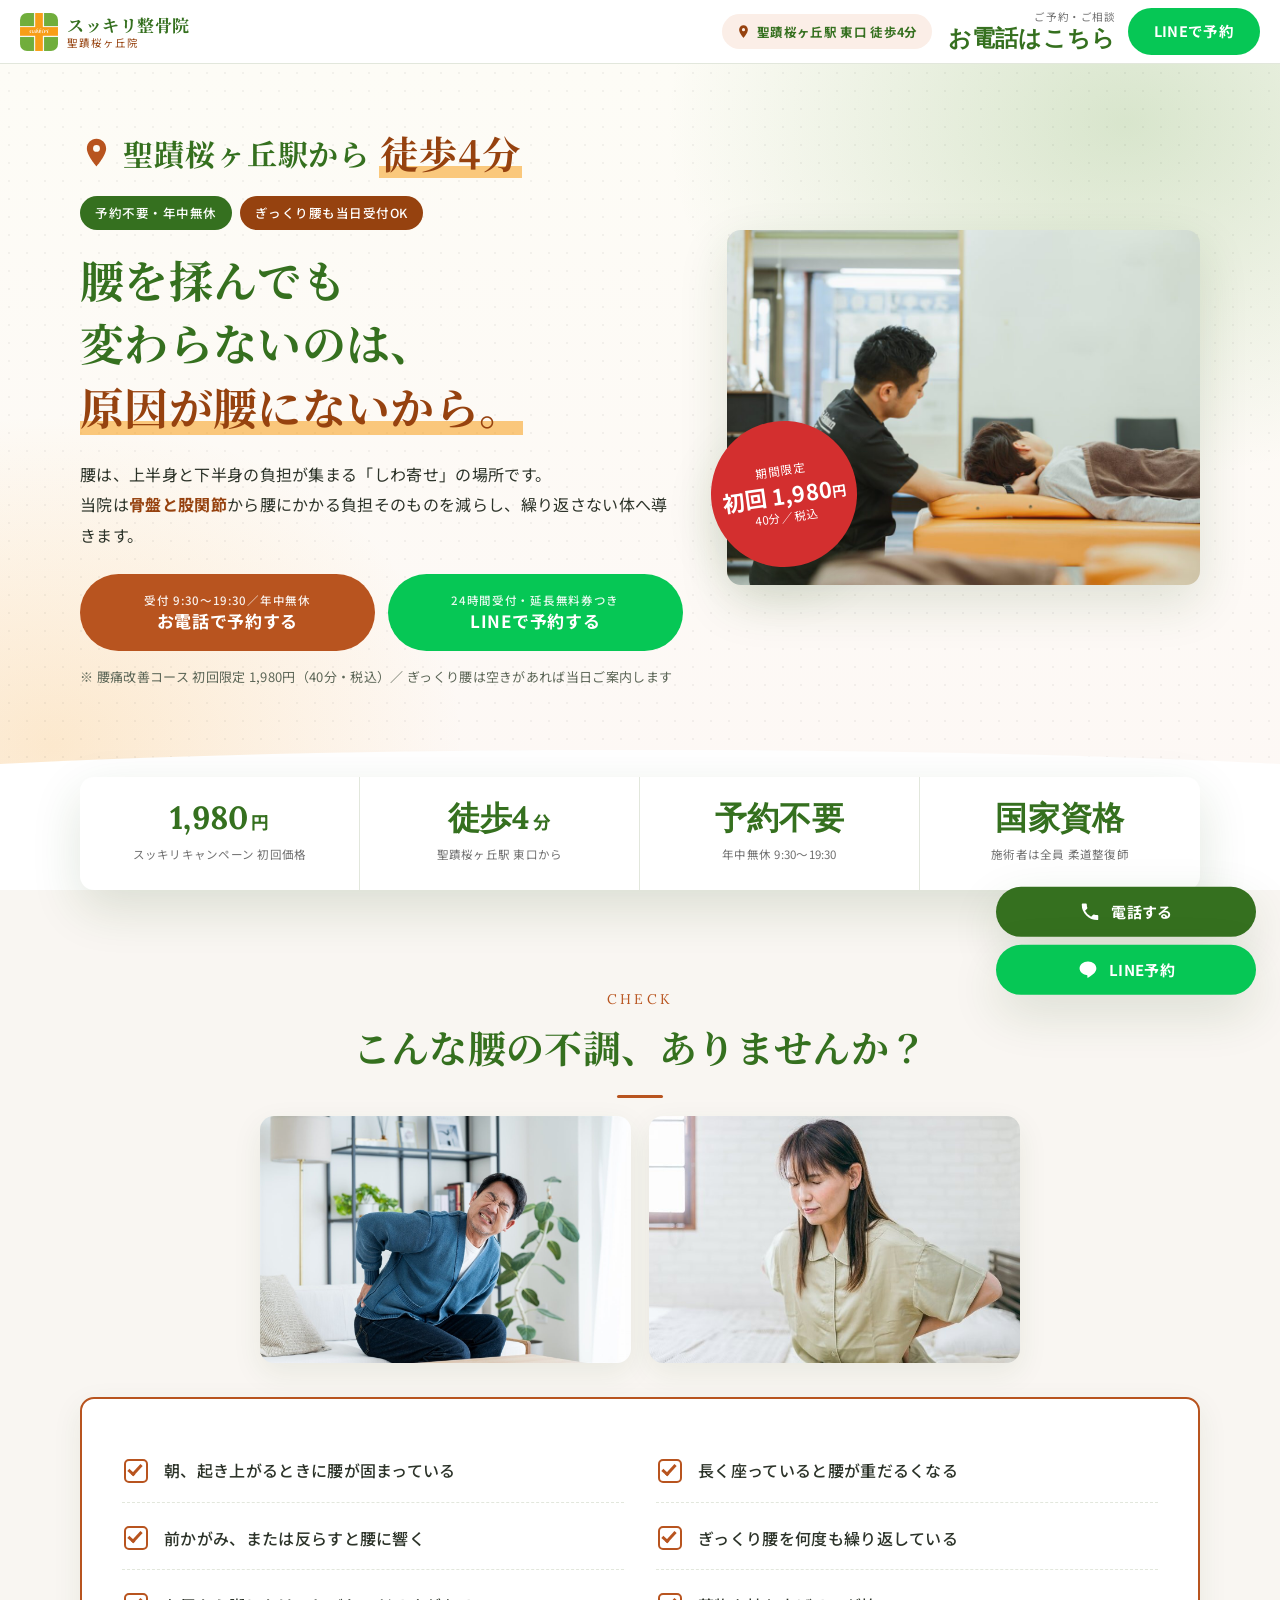
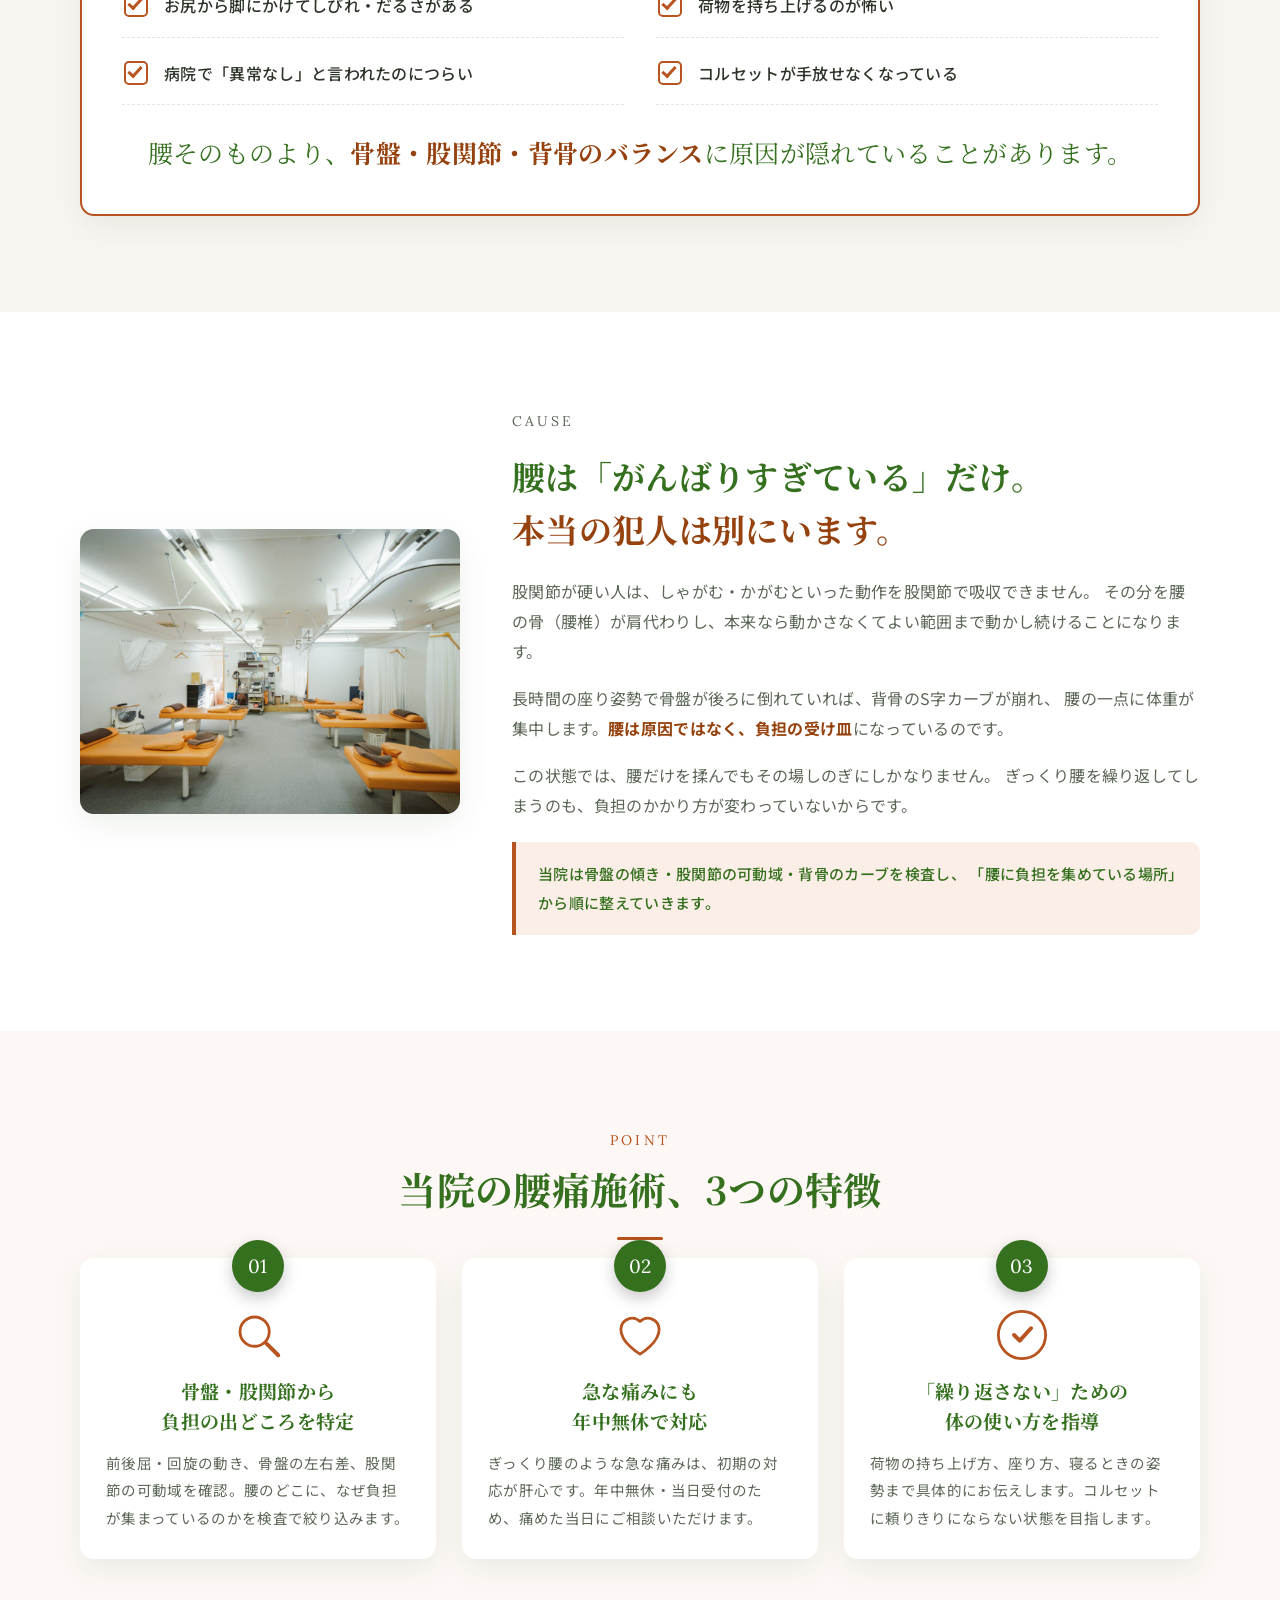
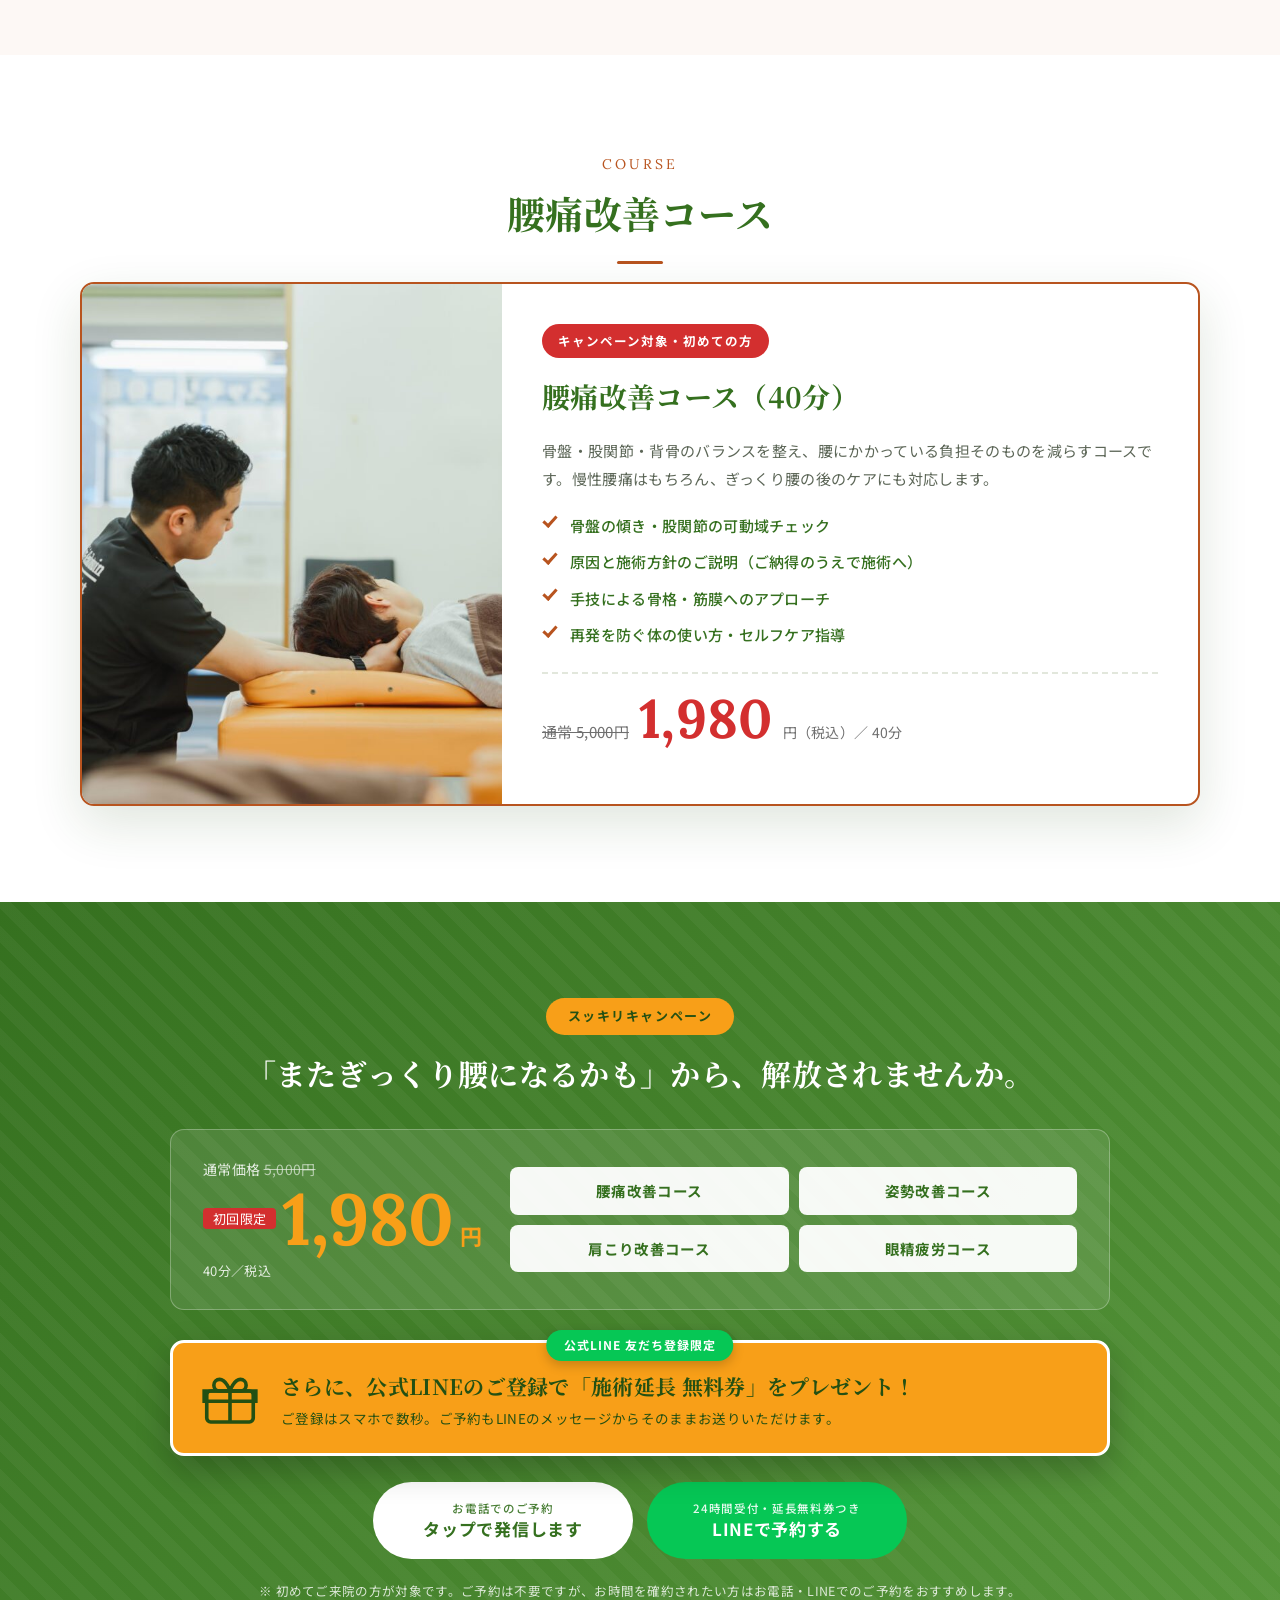
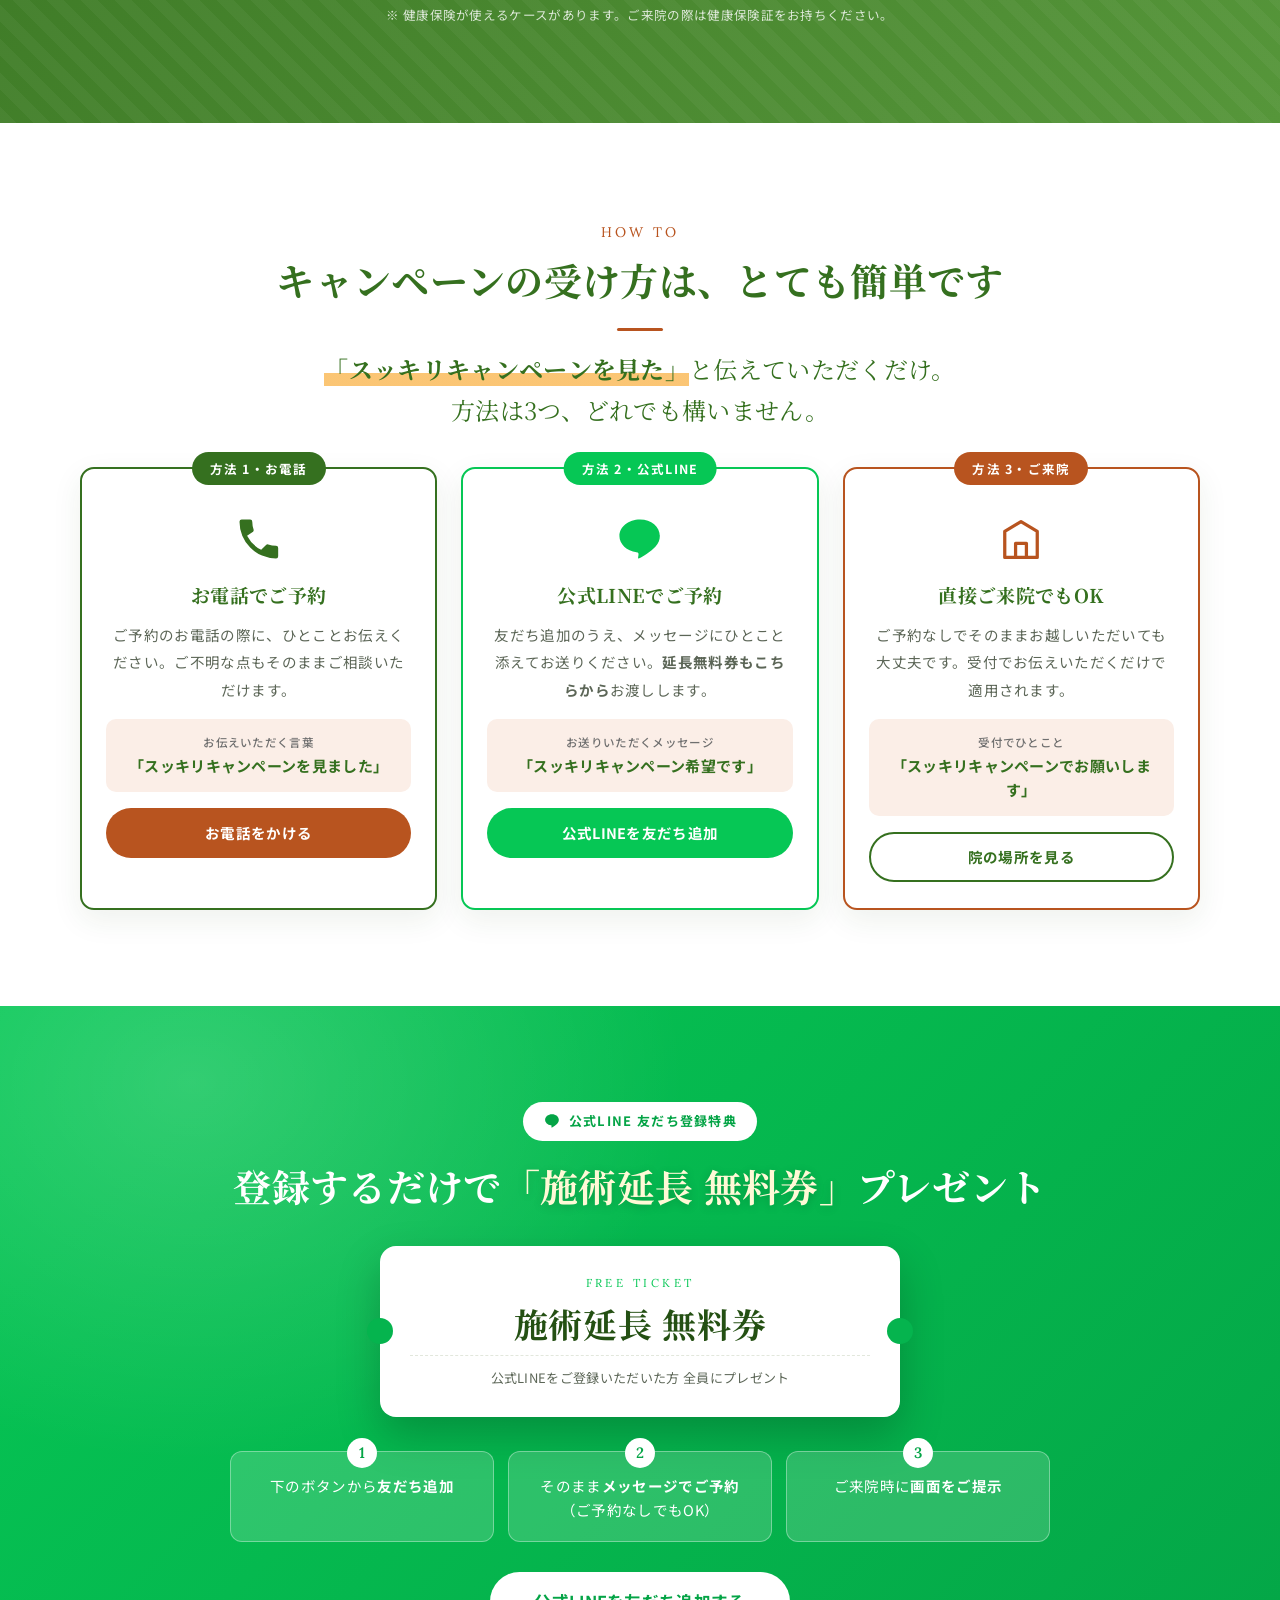
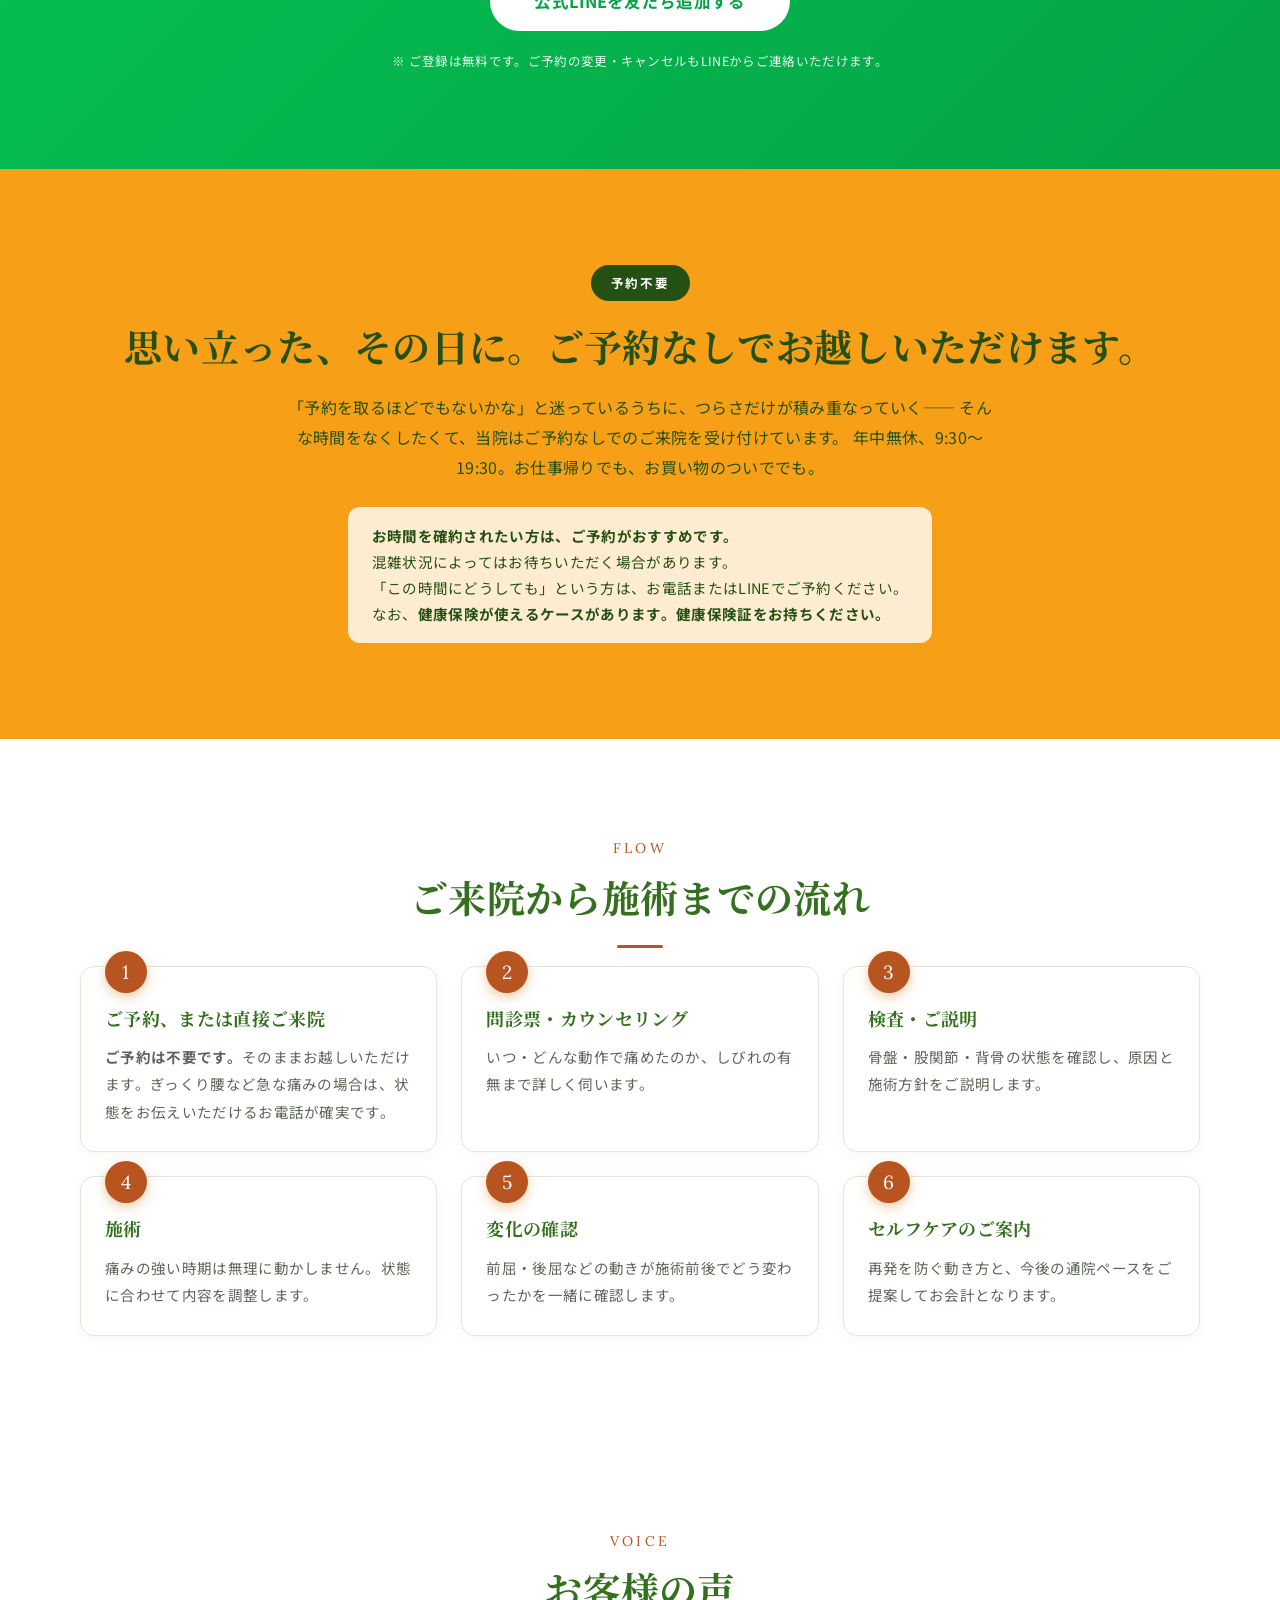
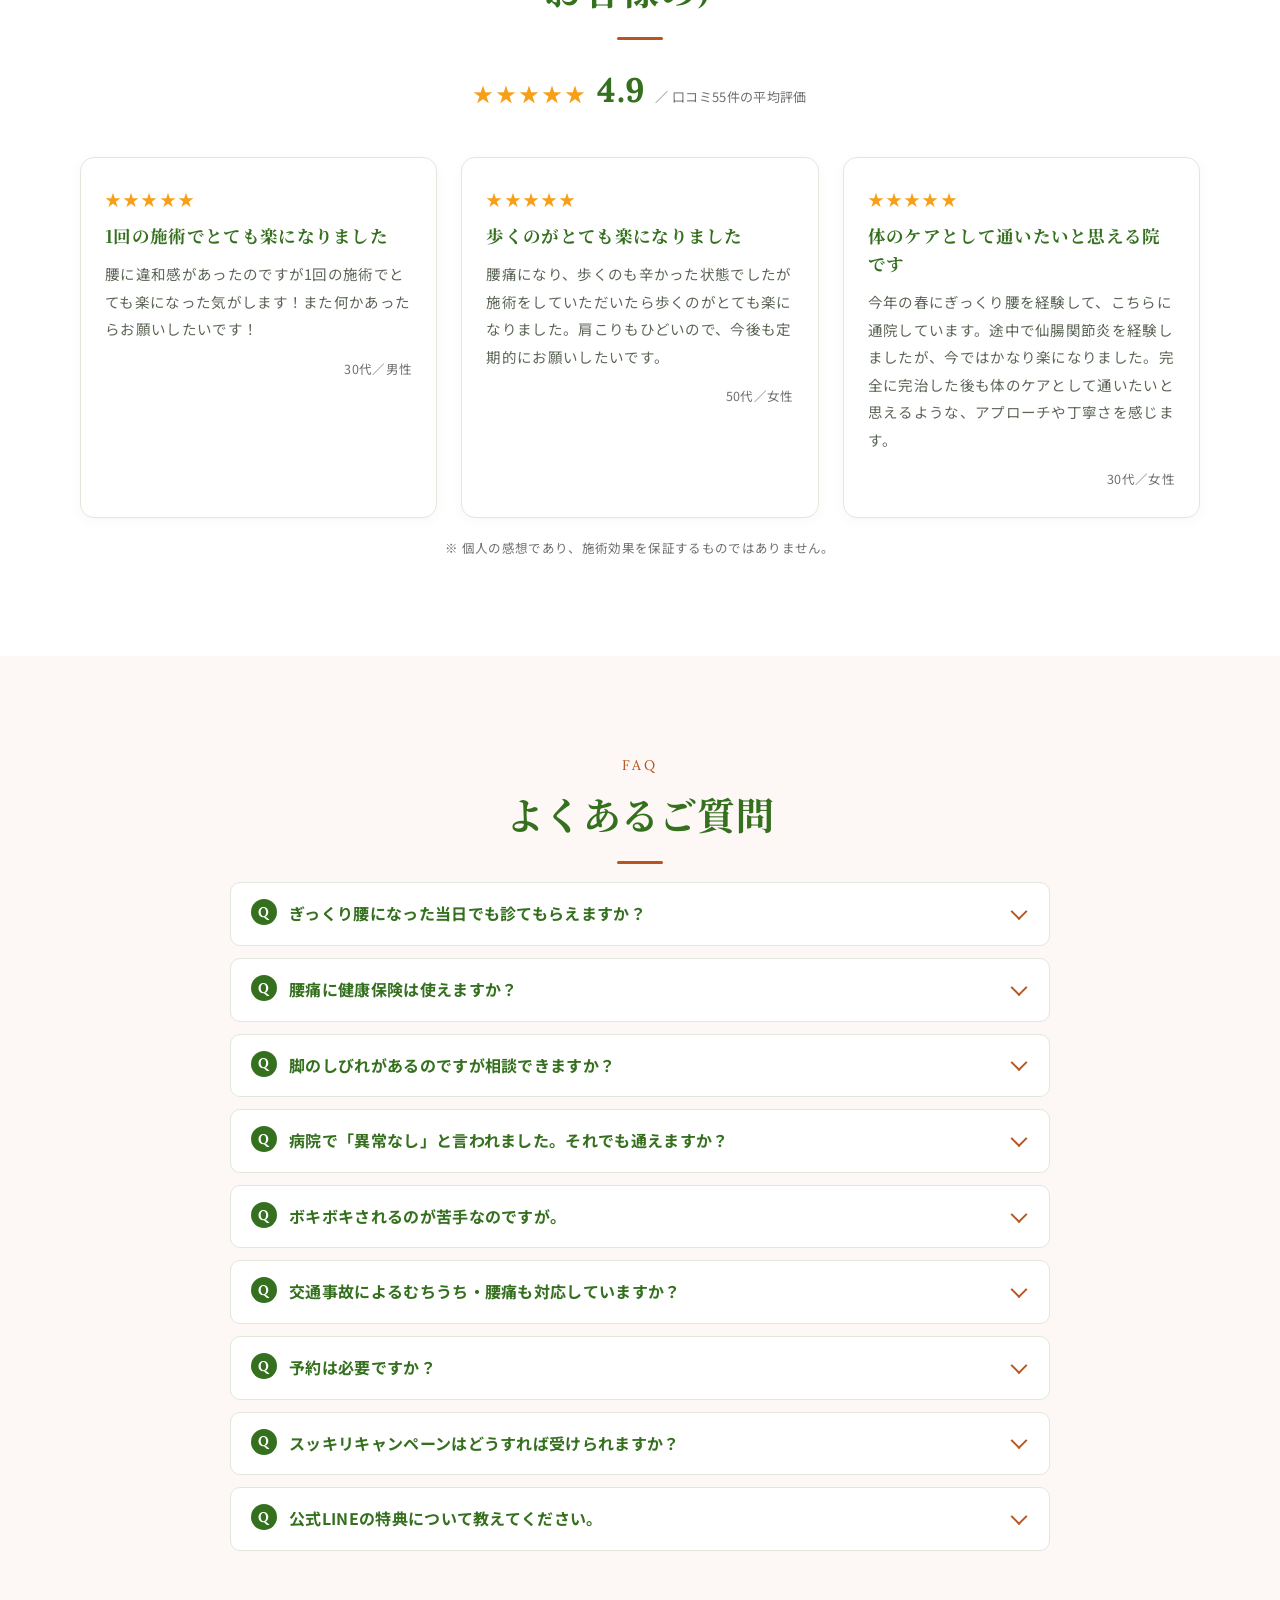
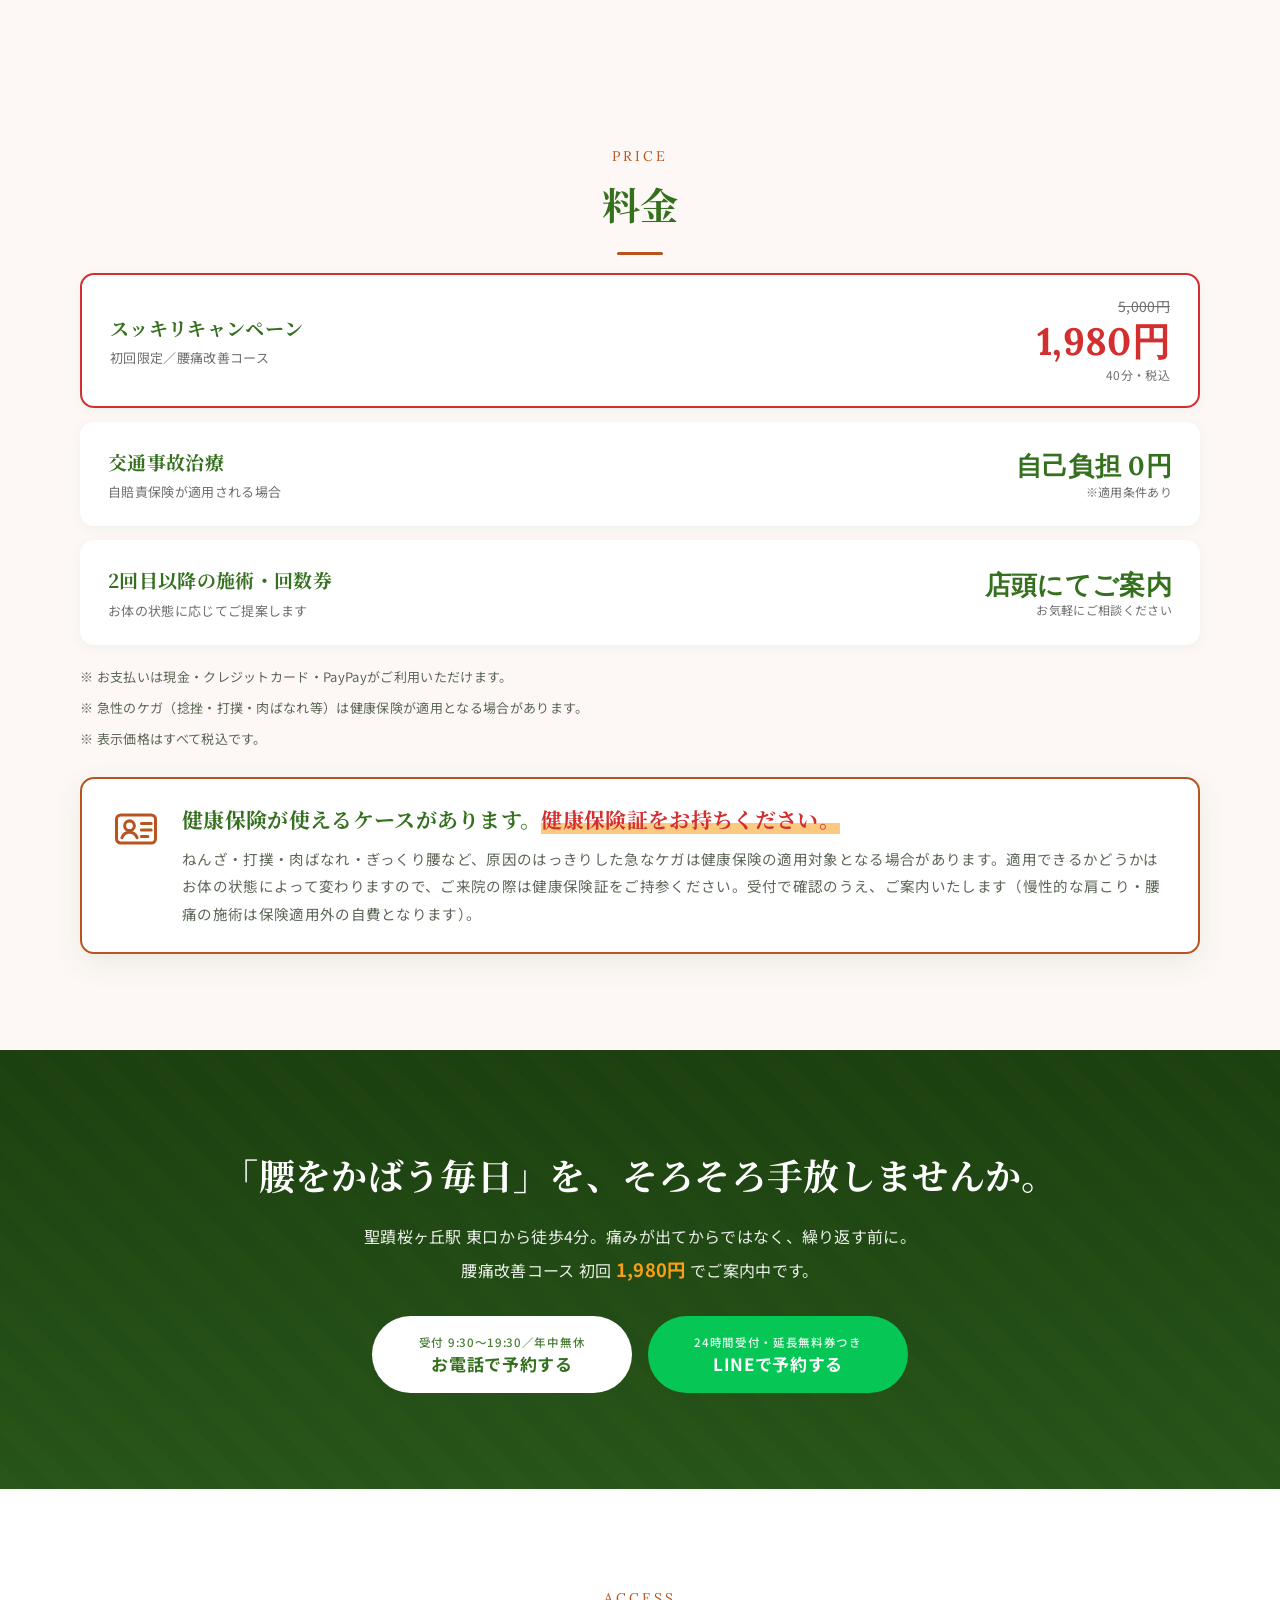
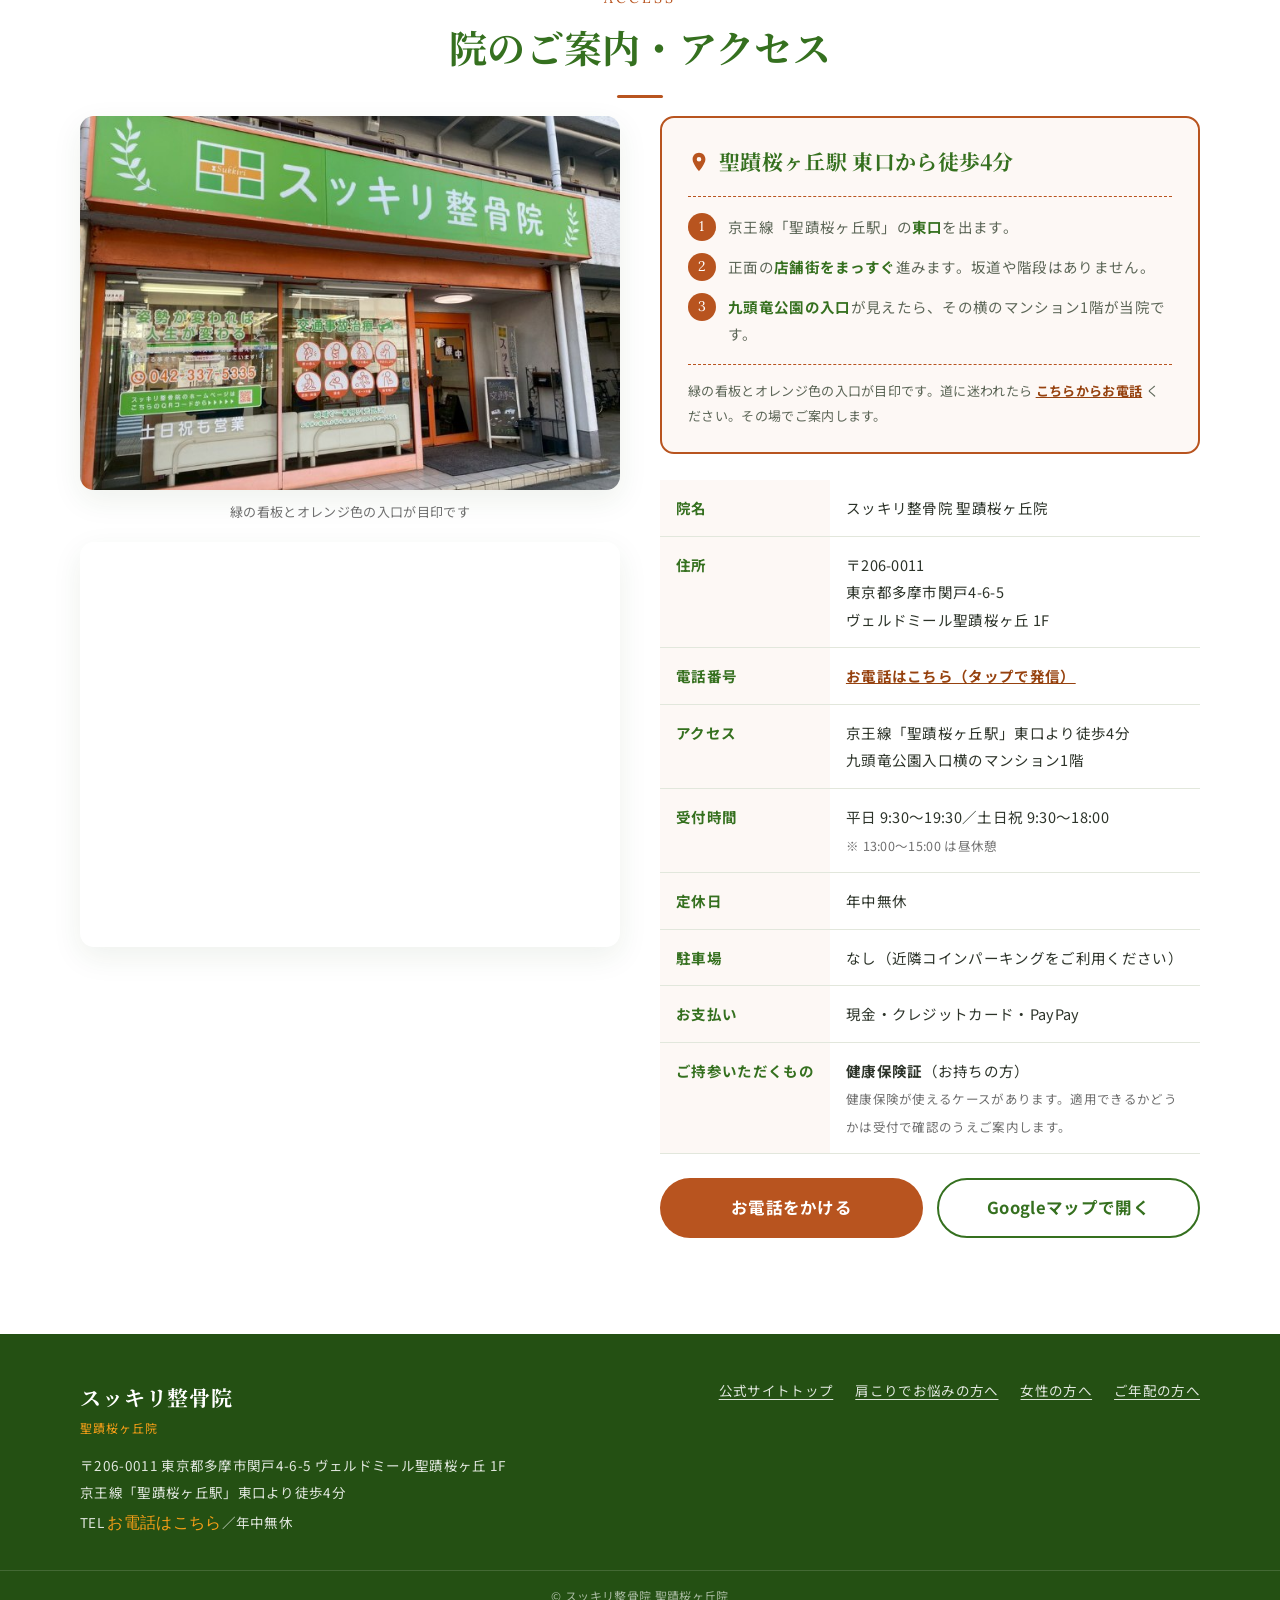
<file: lp/youtsu.html>
<!DOCTYPE html>
<html lang="ja">
<head>
<meta charset="UTF-8">
<meta name="viewport" content="width=device-width, initial-scale=1">
<title>腰痛改善なら｜スッキリ整骨院 聖蹟桜ヶ丘院｜初回1,980円・聖蹟桜ヶ丘駅 徒歩4分</title>
<meta name="description" content="慢性腰痛・ぎっくり腰・坐骨神経痛に。スッキリ整骨院 聖蹟桜ヶ丘院は、骨盤と股関節から腰の負担を減らす腰痛改善コースをご用意。初回1,980円（40分）。聖蹟桜ヶ丘駅 東口 徒歩4分・予約不要・年中無休。">
<meta name="format-detection" content="telephone=no">
<meta name="robots" content="noindex, nofollow"><!-- ★確認用。公開時に index,follow へ戻す -->

<meta property="og:url" content="https://gone0519.github.io/sukkiri-seiseki-preview/lp/youtsu.html">
<meta property="og:type" content="website">
<meta property="og:title" content="腰痛改善なら｜スッキリ整骨院 聖蹟桜ヶ丘院">
<meta property="og:description" content="腰を揉んでも変わらないのは、原因が腰にないからかもしれません。初回1,980円・聖蹟桜ヶ丘駅 徒歩4分・年中無休。">
<meta property="og:image" content="https://gone0519.github.io/sukkiri-seiseki-preview/assets/img/ogp-youtsu.jpg">

<link rel="icon" type="image/png" href="../assets/img/favicon-32.png">
<link rel="apple-touch-icon" href="../assets/img/apple-touch-icon.png">
<link rel="preconnect" href="https://fonts.googleapis.com">
<link rel="preconnect" href="https://fonts.gstatic.com" crossorigin>
<link href="https://fonts.googleapis.com/css2?family=Lora:wght@400;600&family=Noto+Sans+JP:wght@400;500;700;900&family=Noto+Serif+JP:wght@500;700&display=swap" rel="stylesheet">
<link rel="stylesheet" href="../assets/css/style.css?v=202608161823">
<link rel="stylesheet" href="../assets/css/lp.css?v=202608161823">
</head>
<body class="lp-body t-youtsu">

<header class="lp-hd" id="hd">
  <div class="lp-hd__inner">
    <a class="lp-hd__logo" href="#top">
      <span class="lp-hd__logo-mark" aria-hidden="true">
        <img src="../assets/img/logo.png" alt="" width="256" height="256">
      </span>
      <span class="lp-hd__logo-txt"><b>スッキリ整骨院</b><small>聖蹟桜ヶ丘院</small></span>
    </a>
    <span class="lp-hd__access"><svg viewBox="0 0 24 24" aria-hidden="true"><path d="M12 2C8.1 2 5 5.1 5 9c0 5.2 7 13 7 13s7-7.8 7-13c0-3.9-3.1-7-7-7zm0 9.5A2.5 2.5 0 1112 6.5a2.5 2.5 0 010 5z" fill="currentColor"/></svg>聖蹟桜ヶ丘駅 東口 徒歩4分</span>
    <div class="lp-hd__side">
      <a class="lp-hd__tel" href="tel:05017855335"><small>ご予約・ご相談</small><b>お電話はこちら</b></a>
      <a class="btn btn--line lp-hd__btn" href="https://lin.ee/xh8tpPp" target="_blank" rel="noopener">LINEで予約</a>
    </div>
  </div>
</header>

<main id="top">

  <!-- ============ FV ============ -->
  <section class="lp-fv">
    <div class="lp-fv__bg" aria-hidden="true"></div>
    <div class="lp-fv__inner">
      <div class="lp-fv__body">
        <p class="fv__station"><svg viewBox="0 0 24 24" aria-hidden="true"><path d="M12 2C8.1 2 5 5.1 5 9c0 5.2 7 13 7 13s7-7.8 7-13c0-3.9-3.1-7-7-7zm0 9.5A2.5 2.5 0 1112 6.5a2.5 2.5 0 010 5z" fill="currentColor"/></svg>聖蹟桜ヶ丘駅から<em>徒歩4分</em></p>
        <ul class="lp-fv__tags">
          <li>予約不要・年中無休</li>
          <li>ぎっくり腰も当日受付OK</li>
        </ul>
        <h1 class="lp-fv__title">腰を揉んでも<br>変わらないのは、<br><em>原因が腰にないから。</em></h1>
        <p class="lp-fv__lead">腰は、上半身と下半身の負担が集まる「しわ寄せ」の場所です。<br>当院は<b>骨盤と股関節</b>から腰にかかる負担そのものを減らし、繰り返さない体へ導きます。</p>
        <div class="lp-fv__cta">
          <a class="btn btn--primary btn--lg" href="tel:05017855335"><small>受付 9:30〜19:30／年中無休</small><b>お電話で予約する</b></a>
          <a class="btn btn--line btn--lg" href="https://lin.ee/xh8tpPp" target="_blank" rel="noopener"><small>24時間受付・延長無料券つき</small><b>LINEで予約する</b></a>
        </div>
        <p class="lp-fv__micro">※ 腰痛改善コース 初回限定 1,980円（40分・税込）／ ぎっくり腰は空きがあれば当日ご案内します</p>
      </div>
      <div class="lp-fv__visual">
        <img class="photo photo--fv" src="../assets/img/treatment-neck.jpg" alt="スッキリ整骨院 聖蹟桜ヶ丘院の施術風景。柔道整復師が手技で施術しているところ" width="1024" height="768" fetchpriority="high">
        <div class="lp-fv__price">
          <small>期間限定</small>
          <b>初回 1,980<span>円</span></b>
          <small>40分／税込</small>
        </div>
        <div class="fv__camp">
          <p class="fv__camp-label">スッキリキャンペーン</p>
          <p class="fv__camp-price"><s>5,000円</s><i>&rarr;</i><b>1,980</b><span>円</span></p>
          <p class="fv__camp-note">初回限定 / 40分 / 税込</p>
          <p class="fv__camp-gift">さらに公式LINE登録で<br>「施術延長 無料券」プレゼント</p>
        </div>
      </div>
    </div>
    <div class="lp-fv__wave" aria-hidden="true"></div>
  </section>

  <!-- ============ 実績バー ============ -->
  <section class="stats">
    <ul class="stats__list">
      <li><b>1,980<span>円</span></b><small>スッキリキャンペーン 初回価格</small></li>
      <li><b>徒歩4<span>分</span></b><small>聖蹟桜ヶ丘駅 東口から</small></li>
      <li><b>予約不要</b><small>年中無休 9:30〜19:30</small></li>
      <li><b>国家資格</b><small>施術者は全員 柔道整復師</small></li>
    </ul>
  </section>

  <!-- ============ チェックリスト ============ -->
  <section class="check">
    <div class="sec__inner">
      <p class="sec__eyebrow">Check</p>
      <h2 class="sec__title">こんな腰の不調、<br class="sp-br">ありませんか？</h2>
      <div class="symphotos symphotos--2" data-reveal-group>
        <img data-reveal src="../assets/img/sym-back-m.jpg" alt="ソファから立ち上がろうとして腰を押さえる男性" width="1280" height="853" loading="lazy">
        <img data-reveal src="../assets/img/sym-back-w.jpg" alt="ベッドの縁に腰かけ、腰に手をあてて顔をしかめる女性" width="640" height="427" loading="lazy">
      </div>
      <div class="check__box">
        <ul class="check__list" data-reveal-group>
          <li data-reveal>朝、起き上がるときに腰が固まっている</li>
          <li data-reveal>長く座っていると腰が重だるくなる</li>
          <li data-reveal>前かがみ、または反らすと腰に響く</li>
          <li data-reveal>ぎっくり腰を何度も繰り返している</li>
          <li data-reveal>お尻から脚にかけてしびれ・だるさがある</li>
          <li data-reveal>荷物を持ち上げるのが怖い</li>
          <li data-reveal>病院で「異常なし」と言われたのにつらい</li>
          <li data-reveal>コルセットが手放せなくなっている</li>
        </ul>
        <p class="check__foot">腰そのものより、<b>骨盤・股関節・背骨のバランス</b>に<br class="sp-br">原因が隠れていることがあります。</p>
      </div>
    </div>
  </section>

  <!-- ============ 原因解説 ============ -->
  <section class="cause">
    <div class="sec__inner cause__inner cause__inner--rev">
      <div class="cause__visual">
        <img class="photo" src="../assets/img/clinic-room.jpg" alt="スッキリ整骨院 聖蹟桜ヶ丘院の院内。オレンジ色の施術ベッドが5台並ぶ明るい施術スペース" width="1024" height="768" loading="lazy">
      </div>
      <div class="cause__body">
        <p class="sec__eyebrow" style="text-align:left">Cause</p>
        <h2 class="cause__title">腰は「がんばりすぎている」だけ。<br><em>本当の犯人は別にいます。</em></h2>
        <p>
          股関節が硬い人は、しゃがむ・かがむといった動作を股関節で吸収できません。
          その分を腰の骨（腰椎）が肩代わりし、本来なら動かさなくてよい範囲まで動かし続けることになります。
        </p>
        <p>
          長時間の座り姿勢で骨盤が後ろに倒れていれば、背骨のS字カーブが崩れ、
          腰の一点に体重が集中します。<b>腰は原因ではなく、負担の受け皿</b>になっているのです。
        </p>
        <p>
          この状態では、腰だけを揉んでもその場しのぎにしかなりません。
          ぎっくり腰を繰り返してしまうのも、負担のかかり方が変わっていないからです。
        </p>
        <p class="cause__note">
          当院は骨盤の傾き・股関節の可動域・背骨のカーブを検査し、
          「腰に負担を集めている場所」から順に整えていきます。
        </p>
      </div>
    </div>
  </section>

  <!-- ============ 選ばれる理由 ============ -->
  <section class="point">
    <div class="sec__inner">
      <p class="sec__eyebrow">Point</p>
      <h2 class="sec__title">当院の腰痛施術、<br class="sp-br">3つの特徴</h2>
      <div class="point__grid" data-reveal-group>
        <article class="point__card" data-reveal>
          <span class="point__num">01</span>
          <div class="point__icon" aria-hidden="true"><svg viewBox="0 0 48 48"><circle cx="21" cy="21" r="13" fill="none" stroke="currentColor" stroke-width="2.5"/><path d="M31 31l11 11" stroke="currentColor" stroke-width="3.5" stroke-linecap="round"/></svg></div>
          <h3>骨盤・股関節から<br>負担の出どころを特定</h3>
          <p>前後屈・回旋の動き、骨盤の左右差、股関節の可動域を確認。腰のどこに、なぜ負担が集まっているのかを検査で絞り込みます。</p>
        </article>
        <article class="point__card" data-reveal>
          <span class="point__num">02</span>
          <div class="point__icon" aria-hidden="true"><svg viewBox="0 0 48 48"><path d="M24 41S7 31 7 19a10 10 0 0117-7 10 10 0 0117 7c0 12-17 22-17 22z" fill="none" stroke="currentColor" stroke-width="2.5" stroke-linejoin="round"/></svg></div>
          <h3>急な痛みにも<br>年中無休で対応</h3>
          <p>ぎっくり腰のような急な痛みは、初期の対応が肝心です。年中無休・当日受付のため、痛めた当日にご相談いただけます。</p>
        </article>
        <article class="point__card" data-reveal>
          <span class="point__num">03</span>
          <div class="point__icon" aria-hidden="true"><svg viewBox="0 0 48 48"><circle cx="24" cy="24" r="21" fill="none" stroke="currentColor" stroke-width="2.5"/><path d="M17 24l5 5 10-11" fill="none" stroke="currentColor" stroke-width="3.5" stroke-linecap="round" stroke-linejoin="round"/></svg></div>
          <h3>「繰り返さない」ための<br>体の使い方を指導</h3>
          <p>荷物の持ち上げ方、座り方、寝るときの姿勢まで具体的にお伝えします。コルセットに頼りきりにならない状態を目指します。</p>
        </article>
      </div>
    </div>
  </section>

  <!-- ============ 主役コース ============ -->
  <section id="course">
    <div class="sec__inner">
      <p class="sec__eyebrow">Course</p>
      <h2 class="sec__title">腰痛改善コース</h2>
      <div class="course__card" data-reveal>
        <img class="photo photo--course" src="../assets/img/treatment-neck.jpg" alt="腰痛改善コースの施術風景。柔道整復師が手技でていねいに施術しているところ" width="1024" height="768" loading="lazy">
        <div class="course__body">
          <p class="course__label">キャンペーン対象・初めての方</p>
          <h3>腰痛改善コース（40分）</h3>
          <p>骨盤・股関節・背骨のバランスを整え、腰にかかっている負担そのものを減らすコースです。慢性腰痛はもちろん、ぎっくり腰の後のケアにも対応します。</p>
          <ul class="course__spec">
            <li>骨盤の傾き・股関節の可動域チェック</li>
            <li>原因と施術方針のご説明（ご納得のうえで施術へ）</li>
            <li>手技による骨格・筋膜へのアプローチ</li>
            <li>再発を防ぐ体の使い方・セルフケア指導</li>
          </ul>
          <p class="course__price">
            <s>通常 5,000円</s>
            <strong>1,980</strong>
            <span>円（税込）／ 40分</span>
          </p>
        </div>
      </div>
    </div>
  </section>

  <!-- ============ CTA ============ -->
  <section class="offer" id="cta">
    <div class="offer__inner">
      <div class="offer__head">
        <p class="offer__ribbon">スッキリキャンペーン</p>
        <h2 class="offer__title">「またぎっくり腰になるかも」から、<br class="sp-br">解放されませんか。</h2>
      </div>
      <div class="offer__price">
        <div class="offer__price-box">
          <p class="offer__before">通常価格 <s>5,000円</s></p>
          <p class="offer__after"><small>初回限定</small><b>1,980</b><span>円</span></p>
          <p class="offer__note">40分／税込</p>
        </div>
        <ul class="offer__courses">
          <li>腰痛改善コース</li>
          <li>姿勢改善コース</li>
          <li>肩こり改善コース</li>
          <li>眼精疲労コース</li>
        </ul>
      </div>
      <div class="offer__gift">
        <span class="offer__gift-ico" aria-hidden="true">
          <svg viewBox="0 0 48 48"><rect x="6" y="17" width="36" height="24" rx="3" fill="none" stroke="currentColor" stroke-width="2.8"/><path d="M4 17h40v8H4zM24 17v24" fill="none" stroke="currentColor" stroke-width="2.8"/><path d="M24 17s-3-9-8-9a4.5 4.5 0 000 9zM24 17s3-9 8-9a4.5 4.5 0 010 9z" fill="none" stroke="currentColor" stroke-width="2.8" stroke-linejoin="round"/></svg>
        </span>
        <span class="offer__gift-txt">
          <b>さらに、公式LINEのご登録で「施術延長 無料券」をプレゼント！</b>
          <small>ご登録はスマホで数秒。ご予約もLINEのメッセージからそのままお送りいただけます。</small>
        </span>
      </div>
      <div class="offer__actions">
        <a class="btn btn--white btn--lg" href="tel:05017855335"><small>お電話でのご予約</small><b>タップで発信します</b></a>
        <a class="btn btn--line btn--lg" href="https://lin.ee/xh8tpPp" target="_blank" rel="noopener"><small>24時間受付・延長無料券つき</small><b>LINEで予約する</b></a>
      </div>
      <p class="offer__caution">※ 初めてご来院の方が対象です。ご予約は不要ですが、お時間を確約されたい方はお電話・LINEでのご予約をおすすめします。<br>※ 健康保険が使えるケースがあります。ご来院の際は健康保険証をお持ちください。</p>
    </div>
  </section>

  <!-- ============ キャンペーンの受け方 ============ -->
  <section class="howto" id="howto">
    <div class="sec__inner">
      <p class="sec__eyebrow">How to</p>
      <h2 class="sec__title">キャンペーンの受け方は、<br class="sp-br">とても簡単です</h2>
      <p class="howto__lead">
        <b>「スッキリキャンペーンを見た」</b>と伝えていただくだけ。<br>
        方法は3つ、どれでも構いません。
      </p>
      <div class="howto__list" data-reveal-group>
        <article class="howto__card howto__card--tel" data-reveal>
          <span class="howto__num">方法 1・お電話</span>
          <div class="howto__ico" aria-hidden="true"><svg viewBox="0 0 48 48"><path d="M13 21a30 30 0 0013 13l4.5-4.5a2 2 0 012-.5 23 23 0 007.2 1.2 2 2 0 012 2V40a2 2 0 01-2 2A34 34 0 016 8a2 2 0 012-2h7.8a2 2 0 012 2 23 23 0 001.2 7.2 2 2 0 01-.5 2z" fill="currentColor"/></svg></div>
          <h3>お電話でご予約</h3>
          <p>ご予約のお電話の際に、ひとことお伝えください。ご不明な点もそのままご相談いただけます。</p>
          <p class="howto__say"><small>お伝えいただく言葉</small>「スッキリキャンペーンを見ました」</p>
          <p class="howto__btn"><a class="btn btn--primary" href="tel:05017855335">お電話をかける</a></p>
        </article>
        <article class="howto__card howto__card--line" data-reveal>
          <span class="howto__num">方法 2・公式LINE</span>
          <div class="howto__ico" aria-hidden="true"><svg viewBox="0 0 48 48"><path d="M24 6C13.5 6 5 12.8 5 21.2c0 7.5 6.7 13.8 15.8 15 .6.14 1.5.44 1.7 1 .18.5.12 1.3.06 1.85l-.27 1.6c-.08.47-.37 1.85 1.6 1S34.5 35.4 38.4 30.9c2.7-3 3.9-6.1 3.9-9.7C42.3 12.8 34.5 6 24 6z" fill="currentColor"/></svg></div>
          <h3>公式LINEでご予約</h3>
          <p>友だち追加のうえ、メッセージにひとこと添えてお送りください。<b>延長無料券もこちらから</b>お渡しします。</p>
          <p class="howto__say"><small>お送りいただくメッセージ</small>「スッキリキャンペーン希望です」</p>
          <p class="howto__btn"><a class="btn btn--line" href="https://lin.ee/xh8tpPp" target="_blank" rel="noopener">公式LINEを友だち追加</a></p>
        </article>
        <article class="howto__card howto__card--walk" data-reveal>
          <span class="howto__num">方法 3・ご来院</span>
          <div class="howto__ico" aria-hidden="true"><svg viewBox="0 0 48 48"><path d="M9 41V17l15-9 15 9v24z" fill="none" stroke="currentColor" stroke-width="3" stroke-linejoin="round"/><path d="M19 41V28h10v13" fill="none" stroke="currentColor" stroke-width="3" stroke-linejoin="round"/></svg></div>
          <h3>直接ご来院でもOK</h3>
          <p>ご予約なしでそのままお越しいただいても大丈夫です。受付でお伝えいただくだけで適用されます。</p>
          <p class="howto__say"><small>受付でひとこと</small>「スッキリキャンペーンでお願いします」</p>
          <p class="howto__btn"><a class="btn btn--outline" href="#access">院の場所を見る</a></p>
        </article>
      </div>
    </div>
  </section>

  <!-- ============ 公式LINE特典 ============ -->
  <section class="gift" id="gift">
    <div class="sec__inner sec__inner--narrow">
      <p class="gift__eyebrow"><svg viewBox="0 0 24 24" aria-hidden="true"><path d="M12 3C6.9 3 2.8 6.3 2.8 10.4c0 3.7 3.3 6.8 7.7 7.4.3.07.7.2.8.5.1.26.07.66.03.92l-.13.78c-.04.23-.18.9.8.5s5.3-3.1 7.2-5.3c1.3-1.5 1.9-3 1.9-4.8C21.2 6.3 17.1 3 12 3z" fill="currentColor"/></svg>公式LINE 友だち登録特典</p>
      <h2 class="gift__title">登録するだけで<br class="sp-br"><em>「施術延長 無料券」</em>プレゼント</h2>

      <div class="gift__ticket" data-reveal>
        <span class="gift__ticket-label">FREE TICKET</span>
        <b>施術延長 無料券</b>
        <small>公式LINEをご登録いただいた方 全員にプレゼント</small>
      </div>

      <ol class="gift__steps" data-reveal-group>
        <li data-reveal><span>1</span><p>下のボタンから<b>友だち追加</b></p></li>
        <li data-reveal><span>2</span><p>そのまま<b>メッセージでご予約</b><br>（ご予約なしでもOK）</p></li>
        <li data-reveal><span>3</span><p>ご来院時に<b>画面をご提示</b></p></li>
      </ol>

      <p class="gift__cta"><a class="btn btn--lg" href="https://lin.ee/xh8tpPp" target="_blank" rel="noopener">公式LINEを友だち追加する</a></p>
      <p class="gift__note">※ ご登録は無料です。ご予約の変更・キャンセルもLINEからご連絡いただけます。</p>
    </div>
  </section>

  <!-- ============ 予約不要 ============ -->  <section class="walkin">
    <div class="sec__inner">
      <p class="walkin__eyebrow">予約不要</p>
      <h2 class="walkin__title">思い立った、その日に。<br class="sp-br">ご予約なしでお越しいただけます。</h2>
      <p class="walkin__lead">
        「予約を取るほどでもないかな」と迷っているうちに、つらさだけが積み重なっていく——
        そんな時間をなくしたくて、当院はご予約なしでのご来院を受け付けています。
        年中無休、9:30〜19:30。お仕事帰りでも、お買い物のついででも。
      </p>
      <p class="walkin__note">
        <b>お時間を確約されたい方は、ご予約がおすすめです。</b><br>
        混雑状況によってはお待ちいただく場合があります。<br>
        「この時間にどうしても」という方は、お電話またはLINEでご予約ください。<br>
        なお、<b>健康保険が使えるケースがあります。健康保険証をお持ちください。</b>
      </p>
    </div>
  </section>

  <!-- ============ 施術の流れ ============ -->
  <section class="flow">
    <div class="sec__inner">
      <p class="sec__eyebrow">Flow</p>
      <h2 class="sec__title">ご来院から施術までの流れ</h2>
      <ol class="flow__list" data-reveal-group>
        <li data-reveal><span>1</span><h3>ご予約、または直接ご来院</h3><p><b>ご予約は不要です。</b>そのままお越しいただけます。ぎっくり腰など急な痛みの場合は、状態をお伝えいただけるお電話が確実です。</p></li>
        <li data-reveal><span>2</span><h3>問診票・カウンセリング</h3><p>いつ・どんな動作で痛めたのか、しびれの有無まで詳しく伺います。</p></li>
        <li data-reveal><span>3</span><h3>検査・ご説明</h3><p>骨盤・股関節・背骨の状態を確認し、原因と施術方針をご説明します。</p></li>
        <li data-reveal><span>4</span><h3>施術</h3><p>痛みの強い時期は無理に動かしません。状態に合わせて内容を調整します。</p></li>
        <li data-reveal><span>5</span><h3>変化の確認</h3><p>前屈・後屈などの動きが施術前後でどう変わったかを一緒に確認します。</p></li>
        <li data-reveal><span>6</span><h3>セルフケアのご案内</h3><p>再発を防ぐ動き方と、今後の通院ペースをご提案してお会計となります。</p></li>
      </ol>
    </div>
  </section>

  <!-- ============ お客様の声 ============ -->
  <section class="voice">
    <div class="sec__inner">
      <p class="sec__eyebrow">Voice</p>
      <h2 class="sec__title">お客様の声</h2>
      <p class="voice__rating">
        <span class="voice__stars" aria-hidden="true">★★★★★</span>
        <b>4.9</b><small>／ 口コミ55件の平均評価</small>
      </p>
      <ul class="voice__list" data-reveal-group>
        <li data-reveal><p class="voice__stars" aria-hidden="true">★★★★★</p><h3>1回の施術でとても楽になりました</h3><p class="voice__txt">腰に違和感があったのですが1回の施術でとても楽になった気がします！また何かあったらお願いしたいです！</p><p class="voice__meta">30代／男性</p></li>
        <li data-reveal><p class="voice__stars" aria-hidden="true">★★★★★</p><h3>歩くのがとても楽になりました</h3><p class="voice__txt">腰痛になり、歩くのも辛かった状態でしたが施術をしていただいたら歩くのがとても楽になりました。肩こりもひどいので、今後も定期的にお願いしたいです。</p><p class="voice__meta">50代／女性</p></li>
        <li data-reveal><p class="voice__stars" aria-hidden="true">★★★★★</p><h3>体のケアとして通いたいと思える院です</h3><p class="voice__txt">今年の春にぎっくり腰を経験して、こちらに通院しています。途中で仙腸関節炎を経験しましたが、今ではかなり楽になりました。完全に完治した後も体のケアとして通いたいと思えるような、アプローチや丁寧さを感じます。</p><p class="voice__meta">30代／女性</p></li>
      </ul>
      <p class="voice__note">※ 個人の感想であり、施術効果を保証するものではありません。</p>
    </div>
  </section>

  <!-- ============ FAQ ============ -->
  <section class="faq">
    <div class="sec__inner sec__inner--narrow">
      <p class="sec__eyebrow">FAQ</p>
      <h2 class="sec__title">よくあるご質問</h2>
      <div class="faq__list">
        <details class="faq__item"><summary>ぎっくり腰になった当日でも診てもらえますか？</summary><div class="faq__ans"><p>年中無休で当日のご予約もお受けしています。急な痛みは初期対応が大切ですので、まずはお電話ください。歩くのがつらい状態でも、無理に動かさない範囲で対応いたします。</p></div></details>
        <details class="faq__item"><summary>腰痛に健康保険は使えますか？</summary><div class="faq__ans"><p>ぎっくり腰など、原因がはっきりしている急性のケガについては健康保険が適用となる場合があります。慢性的な腰痛の施術は保険適用外（自費）です。<b>ご来院の際は健康保険証をお持ちください。</b>適用できるかどうかは受付で確認のうえご案内します。</p></div></details>
        <details class="faq__item"><summary>脚のしびれがあるのですが相談できますか？</summary><div class="faq__ans"><p>お尻から脚にかけてのだるさ・しびれについてはご相談いただけます。ただし、力が入らない、感覚が明らかに鈍いといった症状がある場合は、まず医療機関の受診をおすすめします。</p></div></details>
        <details class="faq__item"><summary>病院で「異常なし」と言われました。それでも通えますか？</summary><div class="faq__ans"><p>はい。画像検査で異常が見つからなくても、姿勢や体の使い方が原因でつらさが出ているケースは多くあります。動きの検査から原因を探しますので、お気軽にご相談ください。</p></div></details>
        <details class="faq__item"><summary>ボキボキされるのが苦手なのですが。</summary><div class="faq__ans"><p>強い力で関節を鳴らすような施術は行っておりません。痛みの強い時期はとくに慎重に進めますので、ご安心ください。</p></div></details>
        <details class="faq__item"><summary>交通事故によるむちうち・腰痛も対応していますか？</summary><div class="faq__ans"><p>対応しております。自賠責保険が適用される場合は自己負担0円となるケースがあります。適用条件がありますので、まずはお電話にてご相談ください。</p></div></details>
        <details class="faq__item"><summary>予約は必要ですか？</summary><div class="faq__ans"><p><b>ご予約は不要です。</b>思い立ったときに、そのままお越しいただけます。年中無休で9:30〜19:30まで受け付けております。ただし混雑状況によってはお待ちいただく場合がありますので、お時間を確約されたい方はお電話または公式LINEからのご予約がおすすめです。</p></div></details>
        <details class="faq__item"><summary>スッキリキャンペーンはどうすれば受けられますか？</summary><div class="faq__ans"><p>「スッキリキャンペーンを見た」とお伝えいただくだけです。①お電話でのご予約時、②公式LINEでのご予約メッセージ、③ご来院時に受付で——どの方法でも構いません。初めてご来院の方が対象で、初回40分の施術が5,000円→<b>1,980円</b>になります。</p></div></details>
        <details class="faq__item"><summary>公式LINEの特典について教えてください。</summary><div class="faq__ans"><p>公式LINEを友だち追加していただいた方に、<b>施術の延長無料券</b>をプレゼントしています。ご登録後、LINEのメッセージからそのままご予約いただけます。ご来院時に画面をご提示ください。</p></div></details>
      </div>    </div>
  </section>

  <!-- ============ 料金 ============ -->
  <section class="price">
    <div class="sec__inner">
      <p class="sec__eyebrow">Price</p>
      <h2 class="sec__title">料金</h2>
      <div class="price__table">
        <dl class="price__row price__row--feature"><dt><b>スッキリキャンペーン</b><small>初回限定／腰痛改善コース</small></dt><dd><s>5,000円</s><strong>1,980円</strong><span>40分・税込</span></dd></dl>
        <dl class="price__row"><dt><b>交通事故治療</b><small>自賠責保険が適用される場合</small></dt><dd><strong>自己負担 0円</strong><span>※適用条件あり</span></dd></dl>
        <dl class="price__row"><dt><b>2回目以降の施術・回数券</b><small>お体の状態に応じてご提案します</small></dt><dd><strong>店頭にてご案内</strong><span>お気軽にご相談ください</span></dd></dl>
      </div>
      <ul class="price__notes">
        <li>お支払いは現金・クレジットカード・PayPayがご利用いただけます。</li>
        <li>急性のケガ（捻挫・打撲・肉ばなれ等）は健康保険が適用となる場合があります。</li>
        <li>表示価格はすべて税込です。</li>
      </ul>
      <div class="notice" data-reveal>
        <span class="notice__ico" aria-hidden="true"><svg viewBox="0 0 48 48"><rect x="6" y="11" width="36" height="26" rx="4" fill="none" stroke="currentColor" stroke-width="2.8"/><circle cx="18" cy="21" r="4.5" fill="none" stroke="currentColor" stroke-width="2.8"/><path d="M11 32c1.5-3.5 4-5 7-5s5.5 1.5 7 5M29 19h9M29 25h9M29 31h6" fill="none" stroke="currentColor" stroke-width="2.8" stroke-linecap="round"/></svg></span>
        <div class="notice__body">
          <b>健康保険が使えるケースがあります。<em>健康保険証をお持ちください。</em></b>
          <p>ねんざ・打撲・肉ばなれ・ぎっくり腰など、原因のはっきりした急なケガは健康保険の適用対象となる場合があります。適用できるかどうかはお体の状態によって変わりますので、ご来院の際は健康保険証をご持参ください。受付で確認のうえ、ご案内いたします（慢性的な肩こり・腰痛の施術は保険適用外の自費となります）。</p>
        </div>
      </div>
    </div>
  </section>

  <!-- ============ ラストCTA ============ -->
  <section class="last-cta">
    <div class="sec__inner">
      <h2 class="last-cta__title">「腰をかばう毎日」を、<br class="sp-br">そろそろ手放しませんか。</h2>
      <p class="last-cta__lead">聖蹟桜ヶ丘駅 東口から徒歩4分。痛みが出てからではなく、繰り返す前に。<br>腰痛改善コース 初回 <b>1,980円</b> でご案内中です。</p>
      <div class="last-cta__actions">
        <a class="btn btn--white btn--lg" href="tel:05017855335"><small>受付 9:30〜19:30／年中無休</small><b>お電話で予約する</b></a>
        <a class="btn btn--line btn--lg" href="https://lin.ee/xh8tpPp" target="_blank" rel="noopener"><small>24時間受付・延長無料券つき</small><b>LINEで予約する</b></a>
      </div>
    </div>
  </section>

  <!-- ============ アクセス ============ -->
  <section class="access" id="access">
    <div class="sec__inner">
      <p class="sec__eyebrow">Access</p>
      <h2 class="sec__title">院のご案内・アクセス</h2>
      <div class="access__wrap">
        <div class="access__media">
          <img class="photo access__photo" src="../assets/img/exterior.jpg" alt="スッキリ整骨院 聖蹟桜ヶ丘院の外観。緑の看板に「スッキリ整骨院」、オレンジ色の入口" width="650" height="450" loading="lazy">
          <p class="access__photo-cap">緑の看板とオレンジ色の入口が目印です</p>
          <div class="access__map">
          <iframe src="https://www.google.com/maps/embed?pb=!1m18!1m12!1m3!1d3242.1176866394153!2d139.4498874!3d35.649471999999996!2m3!1f0!2f0!3f0!3m2!1i1024!2i768!4f13.1!3m3!1m2!1s0x6018e4a1c5b95555%3A0xfff47b022c72b40!2z44K544OD44Kt44Oq5pW06aqo6Zmi!5e0!3m2!1sja!2sjp!4v1786858432668!5m2!1sja!2sjp" title="スッキリ整骨院 聖蹟桜ヶ丘院の地図" width="600" height="450" style="border:0;" allowfullscreen="" loading="lazy" referrerpolicy="strict-origin-when-cross-origin"></iframe>
          </div>
        </div>
        <div class="access__info">
          <div class="route">
            <h3 class="route__title"><svg viewBox="0 0 24 24" aria-hidden="true"><path d="M12 2C8.1 2 5 5.1 5 9c0 5.2 7 13 7 13s7-7.8 7-13c0-3.9-3.1-7-7-7zm0 9.5A2.5 2.5 0 1112 6.5a2.5 2.5 0 010 5z" fill="currentColor"/></svg>聖蹟桜ヶ丘駅 東口から徒歩4分</h3>
            <ol class="route__list">
              <li><span>1</span><p>京王線「聖蹟桜ヶ丘駅」の<b>東口</b>を出ます。</p></li>
              <li><span>2</span><p>正面の<b>店舗街をまっすぐ</b>進みます。坂道や階段はありません。</p></li>
              <li><span>3</span><p><b>九頭竜公園の入口</b>が見えたら、その横のマンション1階が当院です。</p></li>
            </ol>
            <p class="route__note">緑の看板とオレンジ色の入口が目印です。道に迷われたら <a href="tel:05017855335">こちらからお電話</a> ください。その場でご案内します。</p>
          </div>
          <table class="access__table"><tbody>
            <tr><th scope="row">院名</th><td>スッキリ整骨院 聖蹟桜ヶ丘院</td></tr>
            <tr><th scope="row">住所</th><td>〒206-0011<br>東京都多摩市関戸4-6-5<br>ヴェルドミール聖蹟桜ヶ丘 1F</td></tr>
            <tr><th scope="row">電話番号</th><td><a href="tel:05017855335">お電話はこちら（タップで発信）</a></td></tr>
            <tr><th scope="row">アクセス</th><td>京王線「聖蹟桜ヶ丘駅」東口より徒歩4分<br>九頭竜公園入口横のマンション1階</td></tr>
            <tr><th scope="row">受付時間</th><td>平日 9:30〜19:30／土日祝 9:30〜18:00<br><small>※ 13:00〜15:00 は昼休憩</small></td></tr>
            <tr><th scope="row">定休日</th><td>年中無休</td></tr>
            <tr><th scope="row">駐車場</th><td>なし（近隣コインパーキングをご利用ください）</td></tr>
            <tr><th scope="row">お支払い</th><td>現金・クレジットカード・PayPay</td></tr>
            <tr><th scope="row">ご持参いただくもの</th><td><b>健康保険証</b>（お持ちの方）<br><small>健康保険が使えるケースがあります。適用できるかどうかは受付で確認のうえご案内します。</small></td></tr>
          </tbody></table>
          <div class="access__actions">
            <a class="btn btn--primary btn--lg" href="tel:05017855335">お電話をかける</a>
            <a class="btn btn--outline btn--lg" href="https://maps.google.com/?q=東京都多摩市関戸4-6-5" target="_blank" rel="noopener">Googleマップで開く</a>
          </div>
        </div>
      </div>
    </div>
  </section>

</main>

<footer class="lp-ft">
  <div class="lp-ft__inner">
    <div>
      <p class="lp-ft__logo"><b>スッキリ整骨院</b><small>聖蹟桜ヶ丘院</small></p>
      <p class="lp-ft__addr">
        〒206-0011 東京都多摩市関戸4-6-5 ヴェルドミール聖蹟桜ヶ丘 1F<br>
        京王線「聖蹟桜ヶ丘駅」東口より徒歩4分<br>
        TEL <a href="tel:05017855335">お電話はこちら</a>／年中無休
      </p>
    </div>
    <ul class="lp-ft__links">
      <li><a href="../index.html">公式サイトトップ</a></li>
      <li><a href="katakori.html">肩こりでお悩みの方へ</a></li>
      <li><a href="women.html">女性の方へ</a></li>
      <li><a href="senior.html">ご年配の方へ</a></li>
    </ul>
  </div>
  <p class="lp-ft__copy">&copy; スッキリ整骨院 聖蹟桜ヶ丘院</p>
</footer>

<div class="follow" id="follow" aria-hidden="true">
  <a class="follow__btn follow__btn--tel" href="tel:05017855335"><span class="follow__ico" aria-hidden="true"><svg viewBox="0 0 24 24"><path d="M6.6 10.8a15 15 0 006.6 6.6l2.2-2.2a1 1 0 011-.25 11.4 11.4 0 003.6.58 1 1 0 011 1V20a1 1 0 01-1 1A17 17 0 013 4a1 1 0 011-1h3.5a1 1 0 011 1c0 1.25.2 2.46.57 3.6a1 1 0 01-.25 1z" fill="currentColor"/></svg></span>電話する</a>
  <a class="follow__btn follow__btn--line" href="https://lin.ee/xh8tpPp" target="_blank" rel="noopener"><span class="follow__ico" aria-hidden="true"><svg viewBox="0 0 24 24"><path d="M12 3C6.9 3 2.8 6.3 2.8 10.4c0 3.7 3.3 6.8 7.7 7.4.3.07.7.2.8.5.1.26.07.66.03.92l-.13.78c-.04.23-.18.9.8.5s5.3-3.1 7.2-5.3c1.3-1.5 1.9-3 1.9-4.8C21.2 6.3 17.1 3 12 3z" fill="currentColor"/></svg></span>LINE予約</a>
</div>

<script src="../assets/js/main.js?v=202608161823" defer></script>
</body>
</html>
</file>
<file: assets/css/style.css>
@charset "UTF-8";

/* ==========================================================================
   スッキリ整骨院 聖蹟桜ヶ丘院 — style.css
   Palette : ブランドカラー グリーン #71ae3d ＋ オレンジ #f89f18 準拠
   ========================================================================== */

/* ---------- tokens ---------- */
/* ブランドカラー：看板・ロゴの グリーン #71ae3d ＋ オレンジ #f89f18 に準拠。
   文字やボタンに使う色はコントラストを確保するため、
   グリーンは濃く（--navy 系）、オレンジは深く（--cyan 系）調整した派生色を使う。 */
:root {
  --navy:      #35701f;  /* 深いグリーン：見出し・フッター・ダーク面 */
  --navy-d:    #245013;
  --navy-l:    #56963a;
  --cyan:      #c96d02;  /* 深いオレンジ：CTA・アクセント（白文字で 4.5:1） */
  --cyan-d:    #a85800;
  --cyan-l:    #fdf0dc;
  --cyan-ll:   #fef9f1;
  --gold:      #f89f18;  /* ブランドオレンジ：マーカー・リボン・特典帯 */
  --gold-d:    #de8a0b;
  --line:      #06c755;
  --red:       #d32f2f;
  --ink:       #2c3329;
  --ink-soft:  #5c6657;
  --gray:      #6f6f6f;
  --border:    #e2e7dc;
  --bg:        #ffffff;
  --bg-soft:   #f6f8f3;

  --f-sans:  "Noto Sans JP", "Hiragino Kaku Gothic ProN", "Yu Gothic", sans-serif;
  --f-serif: "Noto Serif JP", "Hiragino Mincho ProN", "Yu Mincho", serif;
  --f-en:    "Lora", Georgia, serif;

  --wrap: 1120px;
  --hd-h: 84px;
  --r: 14px;
  --shadow: 0 10px 30px rgba(38, 80, 24, .08);
  --shadow-lg: 0 18px 50px rgba(38, 80, 24, .14);
}

/* ---------- reset ---------- */
*, *::before, *::after { box-sizing: border-box; }
html { scroll-behavior: smooth; scroll-padding-top: calc(var(--hd-h) + 12px); -webkit-text-size-adjust: 100%; }
body {
  margin: 0;
  font-family: var(--f-sans);
  font-weight: 400;
  font-size: 16px;
  line-height: 1.9;
  color: var(--ink);
  background: var(--bg);
  letter-spacing: .02em;
  overflow-wrap: anywhere;
  overflow-x: clip;
  padding-top: var(--hd-h);
}
h1, h2, h3, h4, p, ul, ol, dl, dd, figure, table { margin: 0; padding: 0; }
ul, ol { list-style: none; }
img, svg, iframe { max-width: 100%; }
img { height: auto; display: block; }
a { color: inherit; text-decoration: none; transition: opacity .2s, color .2s, background-color .2s, border-color .2s; }
a:hover { opacity: .82; }
button { font: inherit; color: inherit; background: none; border: 0; cursor: pointer; }
table { border-collapse: collapse; width: 100%; }
s { color: inherit; }
:focus-visible { outline: 3px solid var(--cyan); outline-offset: 2px; border-radius: 4px; }

.sp-br { display: none; }
@media (max-width: 767px) { .sp-br { display: inline; } }

/* ---------- layout helpers ---------- */
.sec__inner {
  width: min(100% - 40px, var(--wrap));
  margin-inline: auto;
}
.sec__inner--narrow { width: min(100% - 40px, 820px); }
@media (max-width: 767px) { .sec__inner { width: calc(100% - 32px); } }

.sec__eyebrow {
  font-family: var(--f-en);
  font-size: 14px;
  letter-spacing: .22em;
  text-transform: uppercase;
  color: var(--cyan);
  text-align: center;
  margin-bottom: 6px;
}
.sec__title {
  font-family: var(--f-serif);
  font-weight: 700;
  font-size: clamp(24px, 4.2vw, 38px);
  line-height: 1.55;
  text-align: center;
  color: var(--navy);
  margin-bottom: 18px;
}
.sec__title::after {
  content: "";
  display: block;
  width: 46px;
  height: 3px;
  margin: 18px auto 0;
  background: var(--cyan);
  border-radius: 2px;
}
.sec__title--light { color: #fff; }
.sec__title--light::after { background: var(--gold); }
.sec__lead {
  text-align: center;
  color: var(--ink-soft);
  font-size: 15.5px;
  margin-bottom: 44px;
}
.sec__lead b { color: var(--navy); }

section { padding-block: clamp(56px, 8vw, 96px); }

/* ---------- buttons ---------- */
.btn {
  display: inline-flex;
  flex-direction: column;
  align-items: center;
  justify-content: center;
  gap: 1px;
  padding: 13px 26px;
  border-radius: 999px;
  font-weight: 700;
  line-height: 1.4;
  text-align: center;
  border: 2px solid transparent;
  transition: transform .18s ease, box-shadow .18s ease, background-color .2s, color .2s;
}
.btn:hover { opacity: 1; transform: translateY(-2px); box-shadow: var(--shadow); }
.btn small { font-size: 11.5px; font-weight: 500; opacity: .9; letter-spacing: .06em; }
.btn b { font-size: 17px; letter-spacing: .04em; }
.btn--lg { padding: 16px 34px; font-size: 16.5px; min-width: 260px; }

.btn--primary { background: var(--cyan); color: #fff; }
.btn--primary:hover { background: var(--cyan-d); }
.btn--gold { background: var(--gold); color: var(--navy-d); }
.btn--gold:hover { background: var(--gold-d); }
.btn--white { background: #fff; color: var(--navy); }
.btn--line { background: var(--line); color: #fff; }
.btn--outline { background: #fff; color: var(--navy); border-color: var(--navy); }
.btn--outline:hover { background: var(--navy); color: #fff; }
.btn--tel { color: var(--navy); font-family: var(--f-en); font-size: 19px; padding: 8px 18px; }

/* ---------- placeholder images ---------- */
.ph {
  position: relative;
  background:
    linear-gradient(135deg, var(--cyan-l) 0%, #f7e3c6 50%, var(--cyan-l) 100%);
  border: 1px dashed rgba(38, 80, 24, .2);
  border-radius: var(--r);
  overflow: hidden;
  aspect-ratio: 4 / 3;
}
.ph::after {
  content: attr(data-ph);
  position: absolute;
  inset: 0;
  display: grid;
  place-content: center;
  text-align: center;
  padding: 12px;
  font-size: 13px;
  font-weight: 500;
  color: rgba(38, 80, 24, .5);
  letter-spacing: .04em;
}
.ph--fv { aspect-ratio: 4 / 3; }
.ph--round { aspect-ratio: 1 / 1; border-radius: 50%; }
.ph--menu { aspect-ratio: 16 / 10; border-radius: var(--r) var(--r) 0 0; border-bottom: 0; }
.ph--portrait { aspect-ratio: 3 / 4; }

/* ---------- real photos ---------- */
.photo {
  display: block;
  width: 100%;
  height: auto;
  border-radius: var(--r);
  object-fit: cover;
  box-shadow: var(--shadow);
  background: var(--cyan-l);
}
.photo--fv { aspect-ratio: 4 / 3; box-shadow: var(--shadow-lg); }
.photo--round { aspect-ratio: 1 / 1; border-radius: 50%; }
.photo--flat { border-radius: var(--r) var(--r) 0 0; box-shadow: none; }
.photo--course { border-radius: 0; box-shadow: none; height: 100%; aspect-ratio: auto; min-height: 300px; }

/* 症状イメージのグリッド（アスペクト比を揃えて均等に並べる） */
.symphotos {
  display: grid;
  grid-template-columns: repeat(var(--cols, 3), 1fr);
  gap: 18px;
  margin-bottom: 34px;
}
.symphotos--2 { --cols: 2; max-width: 760px; margin-inline: auto; }
.symphotos img {
  display: block;
  width: 100%;
  height: auto;
  aspect-ratio: 3 / 2;
  object-fit: cover;
  border-radius: var(--r);
  box-shadow: var(--shadow);
  background: var(--cyan-l);
}
@media (max-width: 599px) {
  .symphotos { --cols: 2 !important; gap: 12px; margin-bottom: 26px; }
  .symphotos img { border-radius: 10px; }
  /* 3枚組は 2列 + 最後の1枚を横幅いっぱいに（比率は3:2のままにして被写体を切らない） */
  .symphotos:not(.symphotos--2) img:last-child { grid-column: 1 / -1; }
}
@media (max-width: 899px) {
  .photo--course { min-height: 0; aspect-ratio: 16 / 9; }
}

/* ==========================================================================
   HEADER
   ========================================================================== */
.hd {
  position: fixed;
  inset: 0 0 auto;
  z-index: 100;
  height: var(--hd-h);
  background: rgba(255, 255, 255, .96);
  backdrop-filter: blur(8px);
  border-bottom: 1px solid var(--border);
  transition: box-shadow .25s;
}
.hd.is-scrolled { box-shadow: 0 4px 20px rgba(38, 80, 24, .1); }
.hd__inner {
  width: min(100% - 32px, 1360px);
  height: 100%;
  margin-inline: auto;
  display: flex;
  align-items: center;
  gap: 20px;
}
.hd__logo { display: flex; align-items: center; gap: 10px; flex: none; }
.hd__logo-mark { display: block; flex: none; }
.hd__logo-mark img {
  display: block;
  width: 42px;
  height: 42px;
  border-radius: 8px;
}
.hd__logo-txt { display: flex; flex-direction: column; line-height: 1.25; }
.hd__logo-txt b { font-family: var(--f-serif); font-size: 19px; color: var(--navy); letter-spacing: .04em; }
.hd__logo-txt small { font-size: 11.5px; color: var(--cyan-d); letter-spacing: .1em; }

/* ヘッダーの立地バッジ（PCのみ） */
.hd__access {
  display: inline-flex;
  align-items: center;
  gap: 6px;
  flex: none;
  margin-left: 16px;
  padding: 6px 14px;
  border-radius: 999px;
  background: var(--cyan-l);
  color: var(--navy);
  font-size: 12.5px;
  font-weight: 700;
  letter-spacing: .02em;
  white-space: nowrap;
}
.hd__access svg { width: 15px; height: 15px; color: var(--cyan-d); flex: none; }
@media (max-width: 1319px) { .hd__access { display: none; } }

.hd__nav { margin-left: auto; }
.hd__nav-list { display: flex; align-items: center; gap: 22px; }
.hd__nav-list a {
  position: relative;
  font-size: 14px;
  font-weight: 500;
  color: var(--navy);
  white-space: nowrap;
}
.hd__nav-list a::after {
  content: "";
  position: absolute;
  left: 0; right: 0; bottom: -7px;
  height: 2px;
  background: var(--cyan);
  transform: scaleX(0);
  transition: transform .25s;
}
.hd__nav-list a:hover { opacity: 1; }
.hd__nav-list a:hover::after { transform: scaleX(1); }
.hd__nav-cta { display: none; }

.hd__side { display: flex; align-items: center; gap: 14px; flex: none; }
.hd__tel { display: flex; flex-direction: column; line-height: 1.2; text-align: right; }
.hd__tel small { font-size: 10.5px; color: var(--gray); letter-spacing: .08em; }
.hd__tel b { font-family: var(--f-en); font-size: 22px; color: var(--navy); letter-spacing: .02em; }
.hd__btn { padding: 11px 22px; font-size: 14px; }

.hd__burger { display: none; width: 44px; height: 44px; position: relative; flex: none; }
.hd__burger span {
  position: absolute;
  left: 10px;
  width: 24px;
  height: 2px;
  background: var(--navy);
  border-radius: 2px;
  transition: transform .28s, opacity .2s;
}
.hd__burger span:nth-child(1) { top: 15px; }
.hd__burger span:nth-child(2) { top: 21px; }
.hd__burger span:nth-child(3) { top: 27px; }
.hd__burger[aria-expanded="true"] span:nth-child(1) { transform: translateY(6px) rotate(45deg); }
.hd__burger[aria-expanded="true"] span:nth-child(2) { opacity: 0; }
.hd__burger[aria-expanded="true"] span:nth-child(3) { transform: translateY(-6px) rotate(-45deg); }

@media (max-width: 1179px) {
  :root { --hd-h: 68px; }
  .hd__tel { display: none; }
  .hd__burger { display: block; }
  .hd__nav {
    position: fixed;
    inset: var(--hd-h) 0 0;
    background: #fff;
    padding: 24px 24px 48px;
    overflow-y: auto;
    transform: translateX(100%);
    transition: transform .32s ease;
    margin: 0;
  }
  .hd__nav.is-open { transform: translateX(0); }
  .hd__nav-list { flex-direction: column; align-items: stretch; gap: 0; }
  .hd__nav-list li { border-bottom: 1px solid var(--border); }
  .hd__nav-list a { display: block; padding: 16px 4px; font-size: 16px; }
  .hd__nav-list a::after { display: none; }
  .hd__nav-cta { display: grid; gap: 12px; margin-top: 28px; justify-items: stretch; }
  .hd__nav-cta .btn { width: 100%; }
}
@media (max-width: 519px) {
  .hd__btn { display: none; }
  .hd__logo-txt b { font-size: 16px; }
}

/* ==========================================================================
   FV
   ========================================================================== */
.fv {
  position: relative;
  padding-block: clamp(40px, 6vw, 72px) clamp(80px, 10vw, 130px);
  overflow: hidden;
}
.fv__bg {
  position: absolute;
  inset: 0;
  /* ブランドのグリーンとオレンジを左右に振り分け、地色はごく淡いクリームに */
  background:
    radial-gradient(58% 78% at 88% 8%, rgba(113, 174, 61, .20) 0%, transparent 62%),
    radial-gradient(52% 72% at 4% 92%, rgba(248, 159, 24, .16) 0%, transparent 62%),
    linear-gradient(180deg, #fdfcf6 0%, #f4f7ec 100%);
}
.fv__bg::after {
  content: "";
  position: absolute;
  inset: 0;
  background-image: radial-gradient(rgba(38, 80, 24, .06) 1px, transparent 1px);
  background-size: 18px 18px;
}
.fv__inner {
  position: relative;
  width: min(100% - 40px, var(--wrap));
  margin-inline: auto;
  display: grid;
  grid-template-columns: 1.15fr .85fr;
  gap: 48px;
  align-items: center;
}
/* 見出し上の大きな立地表示（FV共通・LPでも使用） */
.fv__station {
  display: flex;
  align-items: center;
  gap: 10px;
  font-family: var(--f-serif);
  font-weight: 700;
  font-size: clamp(20px, 3.1vw, 30px);
  line-height: 1.4;
  letter-spacing: .03em;
  color: var(--navy);
  margin-bottom: 16px;
}
.fv__station svg { width: 1.1em; height: 1.1em; flex: none; color: var(--cyan); }
.fv__station em {
  font-style: normal;
  position: relative;
  color: var(--cyan-d);
  font-size: 1.28em;
  z-index: 0;
}
.fv__station em::after {
  content: "";
  position: absolute;
  left: -.04em; right: -.04em; bottom: .04em;
  height: .32em;
  background: color-mix(in srgb, var(--gold) 55%, transparent);
  z-index: -1;
}
@media (max-width: 899px) {
  .fv__station { font-size: clamp(19px, 5.6vw, 27px); gap: 8px; margin-bottom: 12px; }
}

.fv__eyebrow {
  display: inline-flex;
  align-items: center;
  gap: 8px;
  flex-wrap: wrap;
  background: var(--navy);
  color: #fff;
  font-size: 13px;
  font-weight: 500;
  letter-spacing: .04em;
  padding: 7px 18px 7px 12px;
  border-radius: 999px;
  margin-bottom: 22px;
}
.fv__eyebrow svg { width: 17px; height: 17px; flex: none; color: var(--gold); }
.fv__eyebrow b {
  font-size: 15px;
  font-weight: 700;
  color: var(--gold);
  letter-spacing: .02em;
}
.fv__eyebrow i { font-style: normal; opacity: .5; }
.fv__title {
  font-family: var(--f-serif);
  font-weight: 700;
  font-size: clamp(30px, 5.2vw, 54px);
  line-height: 1.45;
  color: var(--navy);
  letter-spacing: .01em;
  margin-bottom: 22px;
}
.fv__title em {
  font-style: normal;
  position: relative;
  color: var(--cyan-d);
}
.fv__title em::after {
  content: "";
  position: absolute;
  left: 0; right: 0; bottom: .08em;
  height: .3em;
  background: rgba(248, 159, 24, .38);
  z-index: -1;
}
.fv__lead { font-size: 16px; color: var(--ink); margin-bottom: 26px; }
.fv__lead b { color: var(--cyan-d); }

.fv__badges { display: flex; flex-wrap: wrap; gap: 10px; margin-bottom: 30px; }
.fv__badges li {
  background: #fff;
  border: 1px solid rgba(201, 109, 2, .35);
  border-radius: 12px;
  padding: 10px 18px;
  text-align: center;
  line-height: 1.35;
  box-shadow: 0 4px 14px rgba(38, 80, 24, .06);
}
.fv__badges b { display: block; font-size: 19px; color: var(--cyan-d); font-family: var(--f-en); }
.fv__badges small { font-size: 11.5px; color: var(--gray); }

.fv__cta { display: flex; flex-wrap: wrap; gap: 14px; }

.fv__visual { position: relative; }
.fv__price-tag {
  position: absolute;
  left: -18px;
  bottom: 24px;
  background: var(--red);
  color: #fff;
  border-radius: 50%;
  width: 148px;
  height: 148px;
  display: grid;
  place-content: center;
  text-align: center;
  line-height: 1.3;
  box-shadow: var(--shadow-lg);
  rotate: -8deg;
}
.fv__price-tag small { display: block; font-size: 11.5px; letter-spacing: .08em; }
.fv__price-tag b { display: block; font-size: 22px; margin-block: 2px; }
.fv__price-tag b span { font-size: 14px; }

.fv__wave {
  position: absolute;
  left: 0; right: 0; bottom: -1px;
  height: 60px;
  background: #fff;
  clip-path: ellipse(75% 100% at 50% 100%);
}

/* ---------- モバイル用キャンペーン帯（画像の直下に出す） ---------- */
.fv__camp { display: none; }
.fv__camp-label {
  display: inline-block;
  background: #fff;
  color: var(--red);
  font-size: 12px;
  font-weight: 700;
  letter-spacing: .1em;
  padding: 4px 16px;
  border-radius: 999px;
  justify-self: center;
}
.fv__camp-price {
  display: flex;
  align-items: baseline;
  justify-content: center;
  gap: 6px;
  line-height: 1;
}
.fv__camp-price s { font-size: 15px; opacity: .8; }
.fv__camp-price i { font-style: normal; font-size: 18px; opacity: .9; }
.fv__camp-price b { font-family: var(--f-en); font-size: 46px; letter-spacing: -.01em; }
.fv__camp-price span { font-size: 19px; font-weight: 700; }
.fv__camp-note { font-size: 12px; opacity: .9; }
.fv__camp-gift {
  background: var(--gold);
  color: var(--navy-d);
  border-radius: 8px;
  padding: 9px 10px;
  font-size: 13px;
  font-weight: 700;
  line-height: 1.5;
}

@media (max-width: 899px) {
  .fv { padding-block: 20px clamp(64px, 9vw, 110px); }

  /* 見出し → 画像 → キャンペーン → 補足 → リード → CTA の順に組み替える。
     .fv__body を display:contents にして、中の要素を直接グリッドアイテムにする */
  .fv__inner { grid-template-columns: 1fr; gap: 0; }
  .fv__body { display: contents; }
  .fv__station { order: 0; }
  .fv__title   { order: 1; margin-bottom: 16px; }
  .fv__visual  { order: 2; max-width: none; width: 100%; margin-inline: 0; }
  .fv__eyebrow { order: 3; justify-self: start; margin: 22px 0 12px; }
  .fv__lead    { order: 4; margin-bottom: 22px; }
  .fv__badges  { order: 5; }
  .fv__cta     { order: 6; }

  .fv__price-tag { display: none; }
  .fv__camp {
    display: grid;
    gap: 8px;
    margin-top: 14px;
    padding: 16px 18px;
    border-radius: var(--r);
    background: linear-gradient(135deg, var(--red) 0%, #bd2a30 100%);
    color: #fff;
    text-align: center;
    box-shadow: var(--shadow-lg);
  }

  .fv__eyebrow { font-size: 11.5px; padding: 5px 12px; margin-bottom: 14px; line-height: 1.6; }
  .fv__title { font-size: clamp(26px, 8vw, 40px); margin-bottom: 14px; }
  .fv__lead { font-size: 15px; margin-bottom: 20px; }
  /* 強制改行はスマホでは無効化（行があふれるため） */
  .fv__lead br { display: none; }
  /* 直下の実績バーと内容が重複するのでスマホでは非表示 */
  .fv__badges { display: none; }
  .fv__cta { flex-direction: column; }
  .fv__cta .btn { width: 100%; min-width: 0; }
}

@media (max-width: 429px) {
  .fv__camp-price b { font-size: 40px; }
  .fv__camp-price s { font-size: 14px; }
  .fv__camp-gift { font-size: 12.5px; }
}

/* ==========================================================================
   STATS
   ========================================================================== */
.stats { padding-block: 0; margin-top: -28px; position: relative; z-index: 2; }
.stats__list {
  width: min(100% - 40px, var(--wrap));
  margin-inline: auto;
  display: grid;
  grid-template-columns: repeat(4, 1fr);
  background: #fff;
  border-radius: var(--r);
  box-shadow: var(--shadow-lg);
  overflow: hidden;
}
.stats__list li {
  padding: 22px 12px;
  text-align: center;
  border-right: 1px solid var(--border);
}
.stats__list li:last-child { border-right: 0; }
.stats__list b {
  display: block;
  font-family: var(--f-en);
  font-size: clamp(22px, 3.4vw, 32px);
  color: var(--navy);
  line-height: 1.2;
}
.stats__list b span { font-size: .55em; font-family: var(--f-sans); margin-left: 2px; }
.stats__list small { font-size: 11.5px; color: var(--gray); letter-spacing: .02em; }
@media (max-width: 767px) {
  .stats__list { grid-template-columns: repeat(2, 1fr); }
  .stats__list li { padding: 16px 8px; }
  .stats__list li:nth-child(2n) { border-right: 0; }
  .stats__list li:nth-child(-n+2) { border-bottom: 1px solid var(--border); }
  .stats__list b { font-size: clamp(19px, 5.6vw, 26px); }
  .stats__list small { font-size: 10.5px; line-height: 1.5; display: block; }
}

/* ==========================================================================
   OFFER
   ========================================================================== */
.offer {
  background: linear-gradient(135deg, var(--navy) 0%, var(--navy-l) 100%);
  color: #fff;
  position: relative;
  overflow: hidden;
}
.offer::before {
  content: "";
  position: absolute;
  inset: 0;
  background-image: repeating-linear-gradient(45deg, rgba(255, 255, 255, .04) 0 12px, transparent 12px 24px);
}
.offer__inner {
  position: relative;
  width: min(100% - 40px, 940px);
  margin-inline: auto;
  text-align: center;
}
.offer__ribbon {
  display: inline-block;
  background: var(--gold);
  color: var(--navy-d);
  font-weight: 700;
  font-size: 13px;
  letter-spacing: .12em;
  padding: 6px 22px;
  border-radius: 999px;
  margin-bottom: 14px;
}
.offer__title {
  font-family: var(--f-serif);
  font-size: clamp(20px, 3.4vw, 30px);
  line-height: 1.6;
  margin-bottom: 32px;
}
.offer__title em {
  font-style: normal;
  color: var(--gold);
  font-size: 1.35em;
  letter-spacing: .01em;
}
.offer__price {
  display: grid;
  grid-template-columns: auto 1fr;
  gap: 28px;
  align-items: center;
  background: rgba(255, 255, 255, .1);
  border: 1px solid rgba(255, 255, 255, .28);
  border-radius: var(--r);
  padding: 26px 32px;
  margin-bottom: 30px;
  text-align: left;
}
.offer__before { font-size: 14px; opacity: .85; }
.offer__before s { color: rgba(255, 255, 255, .7); }
.offer__after { display: flex; align-items: baseline; gap: 6px; line-height: 1; }
.offer__after small { font-size: 13px; background: var(--red); padding: 4px 10px; border-radius: 4px; align-self: center; }
.offer__after b { font-family: var(--f-en); font-size: clamp(46px, 8vw, 72px); color: var(--gold); letter-spacing: -.01em; }
.offer__after span { font-size: 22px; font-weight: 700; color: var(--gold); }
.offer__note { font-size: 13px; opacity: .85; margin-top: 4px; }
.offer__courses { display: grid; grid-template-columns: repeat(2, 1fr); gap: 10px; }
.offer__courses li {
  background: rgba(255, 255, 255, .95);
  color: var(--navy);
  font-weight: 700;
  font-size: 14.5px;
  padding: 10px 14px;
  border-radius: 8px;
  text-align: center;
}
.offer__actions { display: flex; flex-wrap: wrap; justify-content: center; gap: 14px; }
.offer__caution { font-size: 12.5px; opacity: .8; margin-top: 20px; }

@media (max-width: 767px) {
  .offer__price { grid-template-columns: 1fr; gap: 20px; padding: 22px; text-align: center; }
  .offer__after { justify-content: center; }
  .offer__actions .btn { width: 100%; min-width: 0; }
}

/* ==========================================================================
   WORRY
   ========================================================================== */
.worry { background: var(--bg-soft); }
.worry__list {
  display: grid;
  grid-template-columns: repeat(2, 1fr);
  gap: 14px;
  margin-top: 34px;
}
.worry__list li {
  position: relative;
  background: #fff;
  border: 1px solid var(--border);
  border-radius: 10px;
  padding: 18px 20px 18px 56px;
  font-weight: 500;
  box-shadow: 0 3px 10px rgba(38, 80, 24, .04);
}
.worry__list li::before {
  content: "";
  position: absolute;
  left: 20px;
  top: 50%;
  translate: 0 -50%;
  width: 22px;
  height: 22px;
  border-radius: 50%;
  background: var(--cyan-l);
  box-shadow: inset 0 0 0 2px var(--cyan);
}
.worry__list li::after {
  content: "";
  position: absolute;
  left: 27px;
  top: 50%;
  translate: 0 -50%;
  width: 8px;
  height: 8px;
  border-radius: 50%;
  background: var(--cyan);
}
@media (max-width: 767px) { .worry__list { grid-template-columns: 1fr; } }

/* ==========================================================================
   EMPATHY
   ========================================================================== */
.empathy__inner {
  display: grid;
  grid-template-columns: 340px 1fr;
  gap: 56px;
  align-items: center;
}
.empathy__title {
  font-family: var(--f-serif);
  font-size: clamp(23px, 3.8vw, 34px);
  line-height: 1.6;
  color: var(--navy);
  margin-bottom: 20px;
}
.empathy__body p { margin-bottom: 16px; color: var(--ink-soft); }
.empathy__body p:last-child { margin-bottom: 0; }
.empathy__body b { color: var(--cyan-d); }
@media (max-width: 899px) {
  .empathy__inner { grid-template-columns: 1fr; gap: 28px; }
  .empathy__visual { max-width: 240px; margin-inline: auto; }
}

/* ==========================================================================
   REASON
   ========================================================================== */
.reason { background: var(--cyan-ll); }
.reason__grid { display: grid; grid-template-columns: repeat(3, 1fr); gap: 26px; }
.reason__card {
  position: relative;
  background: #fff;
  border-radius: var(--r);
  padding: 44px 28px 30px;
  box-shadow: var(--shadow);
  text-align: center;
}
.reason__num {
  position: absolute;
  top: -18px;
  left: 50%;
  translate: -50% 0;
  width: 52px;
  height: 52px;
  border-radius: 50%;
  background: var(--navy);
  color: #fff;
  font-family: var(--f-en);
  font-size: 19px;
  display: grid;
  place-content: center;
  box-shadow: 0 6px 16px rgba(38, 80, 24, .25);
}
.reason__icon { width: 56px; height: 56px; margin: 8px auto 16px; color: var(--cyan); }
.reason__icon svg { width: 100%; height: 100%; display: block; }
.reason__card h3 {
  font-family: var(--f-serif);
  font-size: 19px;
  line-height: 1.6;
  color: var(--navy);
  margin-bottom: 12px;
}
.reason__card p { font-size: 14.5px; color: var(--ink-soft); text-align: left; }
@media (max-width: 899px) {
  .reason__grid { grid-template-columns: 1fr; gap: 40px; max-width: 520px; margin-inline: auto; }
}

/* ==========================================================================
   SYMPTOM
   ========================================================================== */
.symptom__list { display: flex; flex-wrap: wrap; gap: 12px; justify-content: center; }
.symptom__list li {
  background: #fff;
  border: 1.5px solid var(--cyan);
  color: var(--navy);
  font-weight: 500;
  font-size: 15px;
  padding: 10px 22px;
  border-radius: 999px;
  transition: background-color .2s, color .2s;
}
.symptom__list li:hover { background: var(--cyan); color: #fff; }

/* ==========================================================================
   MENU
   ========================================================================== */
.menu { background: var(--bg-soft); }
.menu__grid { display: grid; grid-template-columns: repeat(2, 1fr); gap: 28px; }
.menu__card {
  background: #fff;
  border-radius: var(--r);
  overflow: hidden;
  box-shadow: var(--shadow);
  display: flex;
  flex-direction: column;
}
.menu__body { padding: 24px 26px 26px; display: flex; flex-direction: column; flex: 1; }
.menu__body h3 {
  font-family: var(--f-serif);
  font-size: 21px;
  color: var(--navy);
  margin-bottom: 10px;
  padding-bottom: 10px;
  border-bottom: 2px solid var(--cyan-l);
}
.menu__body p { font-size: 14.5px; color: var(--ink-soft); }
/* .menu__body p より詳細度を上げる */
.menu__body > .menu__price {
  margin-top: auto;
  padding-top: 16px;
  display: flex;
  align-items: baseline;
  gap: 6px;
  font-weight: 700;
  color: var(--red);
}
.menu__price small {
  font-size: 11.5px;
  background: var(--red);
  color: #fff;
  padding: 4px 9px;
  border-radius: 4px;
  align-self: center;
}
.menu__price b { font-family: var(--f-en); font-size: 30px; line-height: 1; }
.menu__price span { font-size: 13px; color: var(--gray); font-weight: 500; }
@media (max-width: 767px) { .menu__grid { grid-template-columns: 1fr; } }

/* ==========================================================================
   APPROACH
   ========================================================================== */
.approach {
  background: linear-gradient(160deg, var(--navy-d) 0%, var(--navy) 60%, #4a8a30 100%);
  color: #fff;
}
.approach .sec__eyebrow { color: var(--gold); }
.approach__list { display: grid; grid-template-columns: repeat(3, 1fr); gap: 24px; counter-reset: st; }
.approach__list li {
  position: relative;
  background: rgba(255, 255, 255, .07);
  border: 1px solid rgba(255, 255, 255, .18);
  border-radius: var(--r);
  padding: 30px 26px;
}
.approach__step {
  display: inline-flex;
  align-items: baseline;
  gap: 4px;
  font-family: var(--f-en);
  font-size: 12px;
  letter-spacing: .18em;
  color: var(--gold);
  margin-bottom: 10px;
}
.approach__step b { font-size: 30px; letter-spacing: 0; }
.approach__list h3 {
  font-family: var(--f-serif);
  font-size: 20px;
  margin-bottom: 12px;
  padding-bottom: 12px;
  border-bottom: 1px solid rgba(255, 255, 255, .2);
}
.approach__list p { font-size: 14.5px; color: rgba(255, 255, 255, .85); }
@media (max-width: 899px) {
  .approach__list { grid-template-columns: 1fr; max-width: 560px; margin-inline: auto; }
}

/* ==========================================================================
   COMPARE
   ========================================================================== */
.compare__scroll { overflow-x: auto; -webkit-overflow-scrolling: touch; padding-bottom: 6px; }
.compare__table { min-width: 700px; border: 1px solid var(--border); background: #fff; }
.compare__table th, .compare__table td {
  padding: 16px 14px;
  border: 1px solid var(--border);
  text-align: center;
  font-size: 14.5px;
  vertical-align: middle;
}
.compare__table thead th {
  background: var(--bg-soft);
  color: var(--navy);
  font-weight: 700;
  font-size: 14px;
  line-height: 1.5;
}
.compare__table thead th.is-ours {
  background: var(--navy);
  color: #fff;
  border-color: var(--navy);
}
.compare__th-empty { background: #fff !important; border-top-color: #fff !important; border-left-color: #fff !important; }
.compare__table tbody th {
  background: var(--cyan-ll);
  color: var(--navy);
  font-weight: 700;
  text-align: left;
  white-space: nowrap;
}
.compare__table td.is-ours { background: rgba(201, 109, 2, .09); font-weight: 500; color: var(--navy); }
.mark { display: block; font-size: 22px; line-height: 1.1; margin-bottom: 2px; }
.mark--o { color: var(--red); }
.mark--t { color: var(--cyan-d); }
.mark--x { color: var(--gray); }
.compare__note { font-size: 12.5px; color: var(--gray); margin-top: 14px; text-align: center; }

/* ==========================================================================
   PRICE
   ========================================================================== */
.price { background: var(--cyan-ll); }
.price__table { display: grid; gap: 14px; }
.price__row {
  display: grid;
  grid-template-columns: 1fr auto;
  gap: 20px;
  align-items: center;
  background: #fff;
  border-radius: var(--r);
  padding: 22px 28px;
  box-shadow: 0 3px 12px rgba(38, 80, 24, .05);
}
.price__row dt b { display: block; font-family: var(--f-serif); font-size: 19px; color: var(--navy); }
.price__row dt small { display: block; font-size: 13px; color: var(--gray); }
.price__row dd { text-align: right; display: flex; flex-direction: column; align-items: flex-end; line-height: 1.35; }
.price__row dd s { font-size: 14px; color: var(--gray); }
.price__row dd strong { font-family: var(--f-en); font-size: 26px; color: var(--navy); }
.price__row dd span { font-size: 12px; color: var(--gray); }
.price__row--feature { border: 2px solid var(--red); position: relative; }
.price__row--feature dd strong { font-size: 38px; color: var(--red); }
/* 保険証持参のご案内 */
.notice {
  display: flex;
  gap: 20px;
  align-items: flex-start;
  margin-top: 26px;
  background: #fff;
  border: 2px solid var(--cyan);
  border-radius: var(--r);
  padding: 24px 28px;
  box-shadow: var(--shadow);
}
.notice__ico {
  flex: none;
  width: 52px;
  height: 52px;
  color: var(--cyan);
}
.notice__ico svg { width: 100%; height: 100%; display: block; }
.notice__body b {
  display: block;
  font-family: var(--f-serif);
  font-size: clamp(17px, 2.6vw, 21px);
  line-height: 1.6;
  color: var(--navy);
  margin-bottom: 8px;
}
.notice__body p { font-size: 14.5px; color: var(--ink-soft); }
.notice__body em {
  font-style: normal;
  font-weight: 700;
  color: var(--red);
  background: linear-gradient(transparent 62%, color-mix(in srgb, var(--gold) 55%, transparent) 62%);
}
@media (max-width: 599px) {
  .notice { flex-direction: column; gap: 12px; padding: 22px 20px; }
  .notice__ico { width: 44px; height: 44px; }
}

.price__notes { margin-top: 20px; display: grid; gap: 6px; }
.price__notes li { font-size: 13px; color: var(--ink-soft); padding-left: 1.2em; text-indent: -1.2em; }
.price__notes li::before { content: "※ "; }
@media (max-width: 599px) {
  .price__row { grid-template-columns: 1fr; padding: 20px; }
  .price__row dd { align-items: flex-start; text-align: left; }
}

/* ==========================================================================
   FLOW
   ========================================================================== */
.flow__list { display: grid; grid-template-columns: repeat(3, 1fr); gap: 24px; }
.flow__list li {
  position: relative;
  background: #fff;
  border: 1px solid var(--border);
  border-radius: var(--r);
  padding: 34px 24px 26px;
  box-shadow: 0 3px 12px rgba(38, 80, 24, .04);
}
.flow__list li > span {
  position: absolute;
  top: -16px;
  left: 24px;
  width: 42px;
  height: 42px;
  border-radius: 50%;
  background: var(--cyan);
  color: #fff;
  font-family: var(--f-en);
  font-size: 19px;
  display: grid;
  place-content: center;
  box-shadow: 0 4px 12px rgba(201, 109, 2, .35);
}
.flow__list h3 { font-family: var(--f-serif); font-size: 18px; color: var(--navy); margin-bottom: 8px; }
.flow__list p { font-size: 14.5px; color: var(--ink-soft); }
@media (max-width: 899px) { .flow__list { grid-template-columns: repeat(2, 1fr); } }
@media (max-width: 599px) { .flow__list { grid-template-columns: 1fr; } }

/* ==========================================================================
   STAFF
   ========================================================================== */
.staff { background: var(--bg-soft); }
.staff__group { margin: 0 0 36px; }
.staff__group .ph { aspect-ratio: 16 / 9; }
/* 集合写真は正方形。顔が切れないよう比率は保ったまま幅で制御する */
.staff__group img { max-width: 560px; margin-inline: auto; }
.staff__group figcaption {
  margin-top: 12px;
  text-align: center;
  font-size: 14px;
  color: var(--ink-soft);
}
.staff__lead-card {
  background: #fff;
  border-radius: var(--r);
  padding: 36px 40px;
  box-shadow: var(--shadow);
  max-width: 820px;
  margin-inline: auto;
}
.staff__role {
  display: inline-block;
  background: var(--navy);
  color: #fff;
  font-size: 12px;
  letter-spacing: .12em;
  padding: 4px 16px;
  border-radius: 999px;
  margin-bottom: 10px;
}
.staff__name { font-family: var(--f-serif); font-size: 22px; color: var(--navy); line-height: 1.4; }
.staff__name small { display: block; font-family: var(--f-sans); font-size: 12.5px; color: var(--cyan-d); letter-spacing: .06em; }
.staff__msg { margin-top: 14px; font-size: 15px; color: var(--ink-soft); }
.staff__grid { display: grid; grid-template-columns: repeat(4, 1fr); gap: 22px; }
.staff__grid li { background: #fff; border-radius: var(--r); padding: 16px; box-shadow: 0 3px 12px rgba(38, 80, 24, .05); }
.staff__grid .staff__name { font-size: 17px; margin-top: 12px; text-align: center; }
@media (max-width: 899px) {
  .staff__lead-card { padding: 26px 22px; }
  .staff__grid { grid-template-columns: repeat(2, 1fr); }
}

/* ==========================================================================
   VOICE
   ========================================================================== */
.voice__rating {
  display: flex;
  align-items: baseline;
  justify-content: center;
  gap: 10px;
  margin-bottom: 34px;
}
.voice__stars { color: var(--gold); letter-spacing: .14em; font-size: 20px; }
.voice__rating b { font-family: var(--f-en); font-size: 34px; color: var(--navy); }
.voice__rating small { font-size: 13px; color: var(--gray); }
.voice__list { display: grid; grid-template-columns: repeat(3, 1fr); gap: 24px; }
/* 2件のときは2カラムで中央寄せ（3カラムのまま左に寄ると間が抜けて見えるため） */
.voice__list--2 { grid-template-columns: repeat(2, 1fr); max-width: 820px; margin-inline: auto; }
.voice__list li {
  background: #fff;
  border: 1px solid var(--border);
  border-radius: var(--r);
  padding: 26px 24px;
  position: relative;
  box-shadow: 0 3px 12px rgba(38, 80, 24, .04);
}
.voice__list .voice__stars { font-size: 16px; }
.voice__list h3 { font-family: var(--f-serif); font-size: 17.5px; color: var(--navy); margin-block: 8px 10px; line-height: 1.6; }
.voice__txt { font-size: 14.5px; color: var(--ink-soft); }
.voice__meta { margin-top: 14px; font-size: 12.5px; color: var(--gray); text-align: right; }
.voice__note { font-size: 12.5px; color: var(--gray); text-align: center; margin-top: 18px; }
@media (max-width: 899px) { .voice__list { grid-template-columns: 1fr; max-width: 560px; margin-inline: auto; } }

/* ==========================================================================
   FAQ
   ========================================================================== */
.faq { background: var(--cyan-ll); }
.faq__list { display: grid; gap: 12px; }
.faq__item {
  background: #fff;
  border-radius: 10px;
  border: 1px solid var(--border);
  overflow: hidden;
}
.faq__item summary {
  position: relative;
  list-style: none;
  cursor: pointer;
  padding: 18px 56px 18px 58px;
  font-weight: 700;
  color: var(--navy);
  line-height: 1.6;
}
.faq__item summary::-webkit-details-marker { display: none; }
.faq__item summary::before {
  content: "Q";
  position: absolute;
  left: 20px;
  top: 16px;
  width: 26px;
  height: 26px;
  border-radius: 50%;
  background: var(--navy);
  color: #fff;
  font-family: var(--f-en);
  font-size: 14px;
  display: grid;
  place-content: center;
}
.faq__item summary::after {
  content: "";
  position: absolute;
  right: 24px;
  top: 50%;
  width: 12px;
  height: 12px;
  border-right: 2px solid var(--cyan);
  border-bottom: 2px solid var(--cyan);
  translate: 0 -70%;
  rotate: 45deg;
  transition: rotate .25s, translate .25s;
}
.faq__item[open] summary::after { rotate: -135deg; translate: 0 -20%; }
.faq__ans {
  padding: 0 24px 20px 58px;
  position: relative;
  color: var(--ink-soft);
  font-size: 15px;
}
.faq__ans::before {
  content: "A";
  position: absolute;
  left: 20px;
  top: 0;
  width: 26px;
  height: 26px;
  border-radius: 50%;
  background: var(--cyan);
  color: #fff;
  font-family: var(--f-en);
  font-size: 14px;
  display: grid;
  place-content: center;
}
@media (max-width: 599px) {
  .faq__item summary { padding: 16px 44px 16px 52px; font-size: 15px; }
  .faq__ans { padding: 0 20px 18px 52px; }
}

/* ==========================================================================
   LAST CTA
   ========================================================================== */
.last-cta {
  background:
    linear-gradient(rgba(24, 56, 14, .88), rgba(38, 80, 24, .88)),
    repeating-linear-gradient(45deg, #3f8025 0 20px, #35701f 20px 40px);
  color: #fff;
  text-align: center;
}
.last-cta__title {
  font-family: var(--f-serif);
  font-size: clamp(22px, 4vw, 36px);
  line-height: 1.6;
  margin-bottom: 18px;
}
.last-cta__lead { color: rgba(255, 255, 255, .9); margin-bottom: 30px; }
.last-cta__lead b { color: var(--gold); font-size: 1.15em; }
.last-cta__actions { display: flex; flex-wrap: wrap; justify-content: center; gap: 16px; }
@media (max-width: 599px) { .last-cta__actions .btn { width: 100%; min-width: 0; } }

/* ==========================================================================
   ACCESS
   ========================================================================== */
.access__wrap { display: grid; grid-template-columns: 1fr 1fr; gap: 40px; align-items: start; }
/* ---------- 駅からの道順 ---------- */
.route {
  background: var(--cyan-ll);
  border: 2px solid var(--cyan);
  border-radius: var(--r);
  padding: 24px 26px;
  margin-bottom: 26px;
}
.route__title {
  display: flex;
  align-items: center;
  gap: 9px;
  font-family: var(--f-serif);
  font-size: clamp(17px, 2.6vw, 21px);
  color: var(--navy);
  margin-bottom: 16px;
  padding-bottom: 14px;
  border-bottom: 1px dashed var(--cyan);
}
.route__title svg { width: 22px; height: 22px; flex: none; color: var(--cyan); }
.route__list { display: grid; gap: 12px; }
.route__list li {
  display: grid;
  grid-template-columns: 28px 1fr;
  gap: 12px;
  align-items: start;
  font-size: 14.5px;
  color: var(--ink-soft);
}
.route__list li > span {
  width: 28px;
  height: 28px;
  border-radius: 50%;
  background: var(--cyan);
  color: #fff;
  font-family: var(--f-en);
  font-size: 14px;
  display: grid;
  place-content: center;
}
.route__list b { color: var(--navy); }
.route__note {
  margin-top: 16px;
  padding-top: 14px;
  border-top: 1px dashed var(--cyan);
  font-size: 13px;
  color: var(--ink-soft);
}
.route__note a { color: var(--cyan-d); font-weight: 700; text-decoration: underline; }
@media (max-width: 599px) { .route { padding: 20px; } }

.access__media { display: grid; gap: 18px; }
.access__photo { aspect-ratio: 13 / 9; }
.access__photo-cap {
  margin-top: -8px;
  font-size: 13px;
  color: var(--gray);
  text-align: center;
}
.access__map {
  border-radius: var(--r);
  overflow: hidden;
  box-shadow: var(--shadow);
  aspect-ratio: 4 / 3;
}
.access__map iframe { width: 100%; height: 100%; border: 0; display: block; }
.access__table th, .access__table td {
  padding: 14px 16px;
  border-bottom: 1px solid var(--border);
  font-size: 14.5px;
  vertical-align: top;
  text-align: left;
}
.access__table th { width: 108px; color: var(--navy); font-weight: 700; background: var(--cyan-ll); white-space: nowrap; }
.access__table td small { color: var(--gray); font-size: 12.5px; }
.access__table a { color: var(--cyan-d); font-weight: 700; text-decoration: underline; }
.access__actions { display: flex; flex-wrap: wrap; gap: 14px; margin-top: 24px; }
.access__actions .btn { flex: 1 1 220px; min-width: 0; }
@media (max-width: 899px) { .access__wrap { grid-template-columns: 1fr; gap: 28px; } }

/* スマホでは2カラムだと見出し列に押されて値が細切れに折り返すため、縦積みにする */
@media (max-width: 639px) {
  .access__table tr {
    display: block;
    border-bottom: 1px solid var(--border);
  }
  .access__table tr:last-child { border-bottom: 0; }
  .access__table th,
  .access__table td {
    display: block;
    width: auto;
    border-bottom: 0;
    white-space: normal;
  }
  .access__table th {
    background: var(--cyan-ll);
    border-radius: 6px;
    padding: 6px 12px;
    margin: 14px 0 8px;
    font-size: 13px;
    letter-spacing: .06em;
    width: fit-content;
  }
  .access__table td { padding: 0 2px 14px; }
  .access__actions .btn { flex: 1 1 100%; }
}

/* ==========================================================================
   FOOTER
   ========================================================================== */
.ft { background: var(--navy-d); color: rgba(255, 255, 255, .88); padding: 60px 0 0; }
.ft__inner {
  width: min(100% - 40px, var(--wrap));
  margin-inline: auto;
  display: grid;
  grid-template-columns: 1fr 1.35fr;
  gap: 48px;
  padding-bottom: 44px;
}
.ft__logo { display: flex; flex-direction: column; margin-bottom: 16px; }
.ft__logo b { font-family: var(--f-serif); font-size: 22px; color: #fff; letter-spacing: .04em; }
.ft__logo small { font-size: 12.5px; color: var(--gold); letter-spacing: .1em; }
.ft__addr { font-size: 13.5px; line-height: 2; }
.ft__addr a { color: var(--gold); font-family: var(--f-en); font-size: 16px; }
.ft__nav { display: grid; grid-template-columns: repeat(3, 1fr); gap: 28px; }
.ft__nav h3 {
  font-size: 14px;
  color: var(--gold);
  margin-bottom: 12px;
  padding-bottom: 8px;
  border-bottom: 1px solid rgba(255, 255, 255, .18);
}
.ft__nav li { margin-bottom: 8px; }
.ft__nav a { font-size: 13.5px; }
.ft__copy {
  text-align: center;
  font-size: 12px;
  color: rgba(255, 255, 255, .6);
  padding: 16px 20px;
  border-top: 1px solid rgba(255, 255, 255, .14);
}
@media (max-width: 899px) {
  .ft__inner { grid-template-columns: 1fr; gap: 32px; }
  .ft__nav { grid-template-columns: repeat(2, 1fr); }
}
@media (max-width: 519px) { .ft__nav { grid-template-columns: 1fr; } }

/* ==========================================================================
   FOLLOW CTA (mobile fixed bar)
   ========================================================================== */
.follow {
  position: fixed;
  left: 0; right: 0; bottom: 0;
  z-index: 90;
  display: grid;
  grid-auto-flow: column;
  grid-auto-columns: 1fr;
  gap: 1px;
  background: rgba(38, 80, 24, .2);
  transform: translateY(110%);
  transition: transform .3s ease;
  box-shadow: 0 -6px 20px rgba(38, 80, 24, .18);
}
.follow.is-visible { transform: translateY(0); }
.follow__btn {
  display: flex;
  flex-direction: column;
  align-items: center;
  justify-content: center;
  gap: 2px;
  padding: 10px 4px calc(10px + env(safe-area-inset-bottom, 0px));
  font-size: 12px;
  font-weight: 700;
  color: #fff;
  line-height: 1.2;
}
.follow__ico { width: 22px; height: 22px; }
.follow__ico svg { width: 100%; height: 100%; display: block; }
.follow__btn--tel { background: var(--navy); }
.follow__btn--line { background: var(--line); }
.follow__btn--web { background: var(--cyan); }
@media (min-width: 1180px) { .follow { display: none; } }
@media (max-width: 1179px) { body { padding-bottom: 0; } }

/* ==========================================================================
   CAMPAIGN : LINE登録特典（.offer の中に置く）
   ========================================================================== */
.offer__gift {
  position: relative;
  display: flex;
  align-items: center;
  gap: 20px;
  text-align: left;
  background: var(--gold);
  color: var(--navy-d);
  border: 3px solid #fff;
  border-radius: var(--r);
  padding: 26px 26px 22px;
  margin-bottom: 26px;
  box-shadow: 0 14px 34px rgba(0, 0, 0, .24);
}
.offer__gift::before {
  content: "公式LINE 友だち登録限定";
  position: absolute;
  top: -13px;
  left: 50%;
  translate: -50% 0;
  background: var(--line);
  color: #fff;
  font-size: 12px;
  font-weight: 700;
  letter-spacing: .08em;
  padding: 4px 18px;
  border-radius: 999px;
  white-space: nowrap;
  box-shadow: 0 4px 12px rgba(0, 0, 0, .2);
}
.offer__gift-ico { width: 62px; height: 62px; flex: none; }
.offer__gift-ico svg { width: 100%; height: 100%; display: block; }
.offer__gift-txt b {
  display: block;
  font-family: var(--f-serif);
  font-size: clamp(17px, 2.4vw, 21px);
  line-height: 1.5;
  margin-bottom: 4px;
}
.offer__gift-txt small { font-size: 13.5px; line-height: 1.7; display: block; }
@media (max-width: 599px) {
  .offer__gift { flex-direction: column; text-align: center; gap: 12px; padding: 20px; }
}

/* ==========================================================================
   GIFT : 公式LINE 友だち登録特典（延長無料券）
   ========================================================================== */
.gift {
  background:
    radial-gradient(70% 90% at 15% 10%, rgba(255, 255, 255, .18) 0%, transparent 55%),
    linear-gradient(135deg, #06c755 0%, #04a446 100%);
  color: #fff;
  text-align: center;
}
.gift__eyebrow {
  display: inline-flex;
  align-items: center;
  gap: 8px;
  background: #fff;
  color: #04a446;
  font-size: 13px;
  font-weight: 700;
  letter-spacing: .1em;
  padding: 7px 20px;
  border-radius: 999px;
  margin-bottom: 16px;
}
.gift__eyebrow svg { width: 18px; height: 18px; }
.gift__title {
  font-family: var(--f-serif);
  font-weight: 700;
  font-size: clamp(23px, 4.2vw, 38px);
  line-height: 1.55;
  margin-bottom: 30px;
}
.gift__title em {
  font-style: normal;
  color: #fff9d6;
  text-shadow: 0 2px 10px rgba(0, 0, 0, .18);
}

.gift__ticket {
  position: relative;
  max-width: 520px;
  margin: 0 auto 34px;
  background: #fff;
  color: var(--navy-d);
  border-radius: 16px;
  padding: 26px 30px;
  box-shadow: 0 18px 44px rgba(0, 0, 0, .22);
}
.gift__ticket::before,
.gift__ticket::after {
  content: "";
  position: absolute;
  top: 50%;
  width: 26px;
  height: 26px;
  border-radius: 50%;
  background: #05b44e;
  translate: 0 -50%;
}
.gift__ticket::before { left: -13px; }
.gift__ticket::after { right: -13px; }
.gift__ticket-label {
  display: block;
  font-family: var(--f-en);
  font-size: 11.5px;
  letter-spacing: .3em;
  color: var(--line);
  margin-bottom: 6px;
}
.gift__ticket b {
  display: block;
  font-family: var(--f-serif);
  font-size: clamp(24px, 4.6vw, 34px);
  line-height: 1.4;
  letter-spacing: .02em;
}
.gift__ticket small {
  display: block;
  margin-top: 8px;
  padding-top: 10px;
  border-top: 1px dashed var(--border);
  font-size: 13px;
  color: var(--ink-soft);
}

.gift__steps {
  display: grid;
  grid-template-columns: repeat(3, 1fr);
  gap: 14px;
  margin-bottom: 30px;
  counter-reset: g;
}
.gift__steps li {
  position: relative;
  background: rgba(255, 255, 255, .16);
  border: 1px solid rgba(255, 255, 255, .35);
  border-radius: 12px;
  padding: 22px 16px 18px;
}
.gift__steps li > span {
  position: absolute;
  top: -14px;
  left: 50%;
  translate: -50% 0;
  width: 30px;
  height: 30px;
  border-radius: 50%;
  background: #fff;
  color: #04a446;
  font-family: var(--f-en);
  font-size: 15px;
  font-weight: 600;
  display: grid;
  place-content: center;
}
.gift__steps p { font-size: 14.5px; line-height: 1.7; }
.gift__steps b { font-weight: 700; }

.gift__cta .btn { background: #fff; color: #04a446; min-width: 300px; }
.gift__cta .btn:hover { background: #f2fff7; }
.gift__note { margin-top: 18px; font-size: 12.5px; opacity: .9; }

@media (max-width: 767px) {
  .gift__steps { grid-template-columns: 1fr; gap: 26px; }
  .gift__ticket { padding: 24px 22px; }
  .gift__cta .btn { width: 100%; min-width: 0; }
}

/* ==========================================================================
   HOWTO : キャンペーンの伝え方 3通り
   ========================================================================== */
.howto__lead {
  text-align: center;
  font-family: var(--f-serif);
  font-size: clamp(18px, 2.9vw, 24px);
  line-height: 1.7;
  color: var(--navy);
  margin-bottom: 36px;
}
.howto__lead b {
  background: linear-gradient(transparent 62%, color-mix(in srgb, var(--gold) 60%, transparent) 62%);
}
.howto__list { display: grid; grid-template-columns: repeat(3, 1fr); gap: 24px; }
.howto__card {
  position: relative;
  background: #fff;
  border: 2px solid var(--border);
  border-radius: var(--r);
  padding: 40px 24px 26px;
  text-align: center;
  box-shadow: var(--shadow);
  display: flex;
  flex-direction: column;
}
.howto__card--tel  { border-color: var(--navy); }
.howto__card--line { border-color: var(--line); }
.howto__card--walk { border-color: var(--cyan); }
.howto__num {
  position: absolute;
  top: -17px;
  left: 50%;
  translate: -50% 0;
  padding: 5px 18px;
  border-radius: 999px;
  background: var(--navy);
  color: #fff;
  font-size: 12.5px;
  font-weight: 700;
  letter-spacing: .1em;
  white-space: nowrap;
}
.howto__card--line .howto__num { background: var(--line); }
.howto__card--walk .howto__num { background: var(--cyan); }
.howto__ico { width: 52px; height: 52px; margin: 4px auto 12px; color: var(--navy); }
.howto__card--line .howto__ico { color: var(--line); }
.howto__card--walk .howto__ico { color: var(--cyan); }
.howto__ico svg { width: 100%; height: 100%; display: block; }
.howto__card h3 {
  font-family: var(--f-serif);
  font-size: 19px;
  color: var(--navy);
  margin-bottom: 8px;
}
.howto__card > p { font-size: 14.5px; color: var(--ink-soft); }
/* .howto__card > p より詳細度を上げる */
.howto__card > .howto__say {
  margin-top: 16px;
  background: var(--cyan-l);
  border-radius: 10px;
  padding: 14px 12px;
  font-weight: 700;
  color: var(--navy);
  font-size: 15px;
  line-height: 1.6;
}
.howto__say small { display: block; font-size: 11.5px; font-weight: 500; color: var(--gray); margin-bottom: 2px; }
.howto__btn { margin-top: 16px; }
.howto__btn .btn { width: 100%; min-width: 0; }
@media (max-width: 899px) {
  .howto__list { grid-template-columns: 1fr; gap: 38px; max-width: 480px; margin-inline: auto; }
}

/* ==========================================================================
   WALKIN : 予約不要の訴求バンド
   ========================================================================== */
.walkin {
  background: var(--gold);
  color: var(--navy-d);
  text-align: center;
}
.walkin__eyebrow {
  display: inline-block;
  background: var(--navy-d);
  color: #fff;
  font-size: 12.5px;
  font-weight: 700;
  letter-spacing: .14em;
  padding: 6px 20px;
  border-radius: 999px;
  margin-bottom: 16px;
}
.walkin__title {
  font-family: var(--f-serif);
  font-size: clamp(23px, 4.2vw, 38px);
  line-height: 1.55;
  margin-bottom: 16px;
}
.walkin__lead { font-size: 16px; max-width: 720px; margin-inline: auto; }
.walkin__note {
  display: inline-block;
  margin-top: 24px;
  background: rgba(255, 255, 255, .8);
  border-radius: 12px;
  padding: 16px 24px;
  font-size: 14.5px;
  line-height: 1.8;
  text-align: left;
}
.walkin__note b { color: var(--navy-d); }

/* ==========================================================================
   REVEAL ANIMATION
   ========================================================================== */
[data-reveal] {
  opacity: 0;
  transform: translateY(22px);
  transition: opacity .7s ease, transform .7s ease;
}
[data-reveal].is-in { opacity: 1; transform: none; }

@media (prefers-reduced-motion: reduce) {
  html { scroll-behavior: auto; }
  *, *::before, *::after { animation-duration: .001ms !important; transition-duration: .001ms !important; }
  [data-reveal] { opacity: 1; transform: none; }
}
</file>
<file: assets/css/lp.css>
@charset "UTF-8";

/* ==========================================================================
   スッキリ整骨院 聖蹟桜ヶ丘院 — lp.css
   広告用 独立LP（肩こり／腰痛／女性向け／年配の方向け）専用スタイル。
   style.css を先に読み込んだうえで、この順で読み込むこと。

   テーマは <body class="t-xxxx"> で切り替える。style.css の全コンポーネントが
   CSS変数を参照しているため、変数の上書きだけで配色が一括で入れ替わる。
   ========================================================================== */

/* ==========================================================================
   THEME : 肩こり（ブランドカラーそのまま／グリーン＋オレンジ）
   ========================================================================== */
.t-katakori {
  --hd-h: 64px;
}

/* ==========================================================================
   THEME : 腰痛（ブランドのグリーンを基調に、アクセントを深いテラコッタへ）
   ========================================================================== */
.t-youtsu {
  --hd-h: 64px;
  --cyan:    #b8541f;
  --cyan-d:  #96420f;
  --cyan-l:  #fbeee7;
  --cyan-ll: #fdf8f5;
  --bg-soft: #f9f6f2;
}

/* ==========================================================================
   THEME : 女性向け（深いプラム＋ローズ。丸みと明朝を強めた柔らかいトーン）
   ========================================================================== */
.t-women {
  --hd-h: 64px;
  --navy:    #4c3040;
  --navy-d:  #37212d;
  --navy-l:  #6d4a5d;
  --cyan:    #c2718a;
  --cyan-d:  #a4576f;
  --cyan-l:  #f9eef2;
  --cyan-ll: #fdf9fa;
  --gold:    #d9b98a;
  --gold-d:  #c2a172;
  --red:     #c4556e;
  --bg-soft: #faf5f4;
  --border:  #ecdfe3;
  --r: 20px;
  --shadow:    0 10px 30px rgba(76, 48, 64, .08);
  --shadow-lg: 0 18px 50px rgba(76, 48, 64, .14);
}
.t-women .btn { border-radius: 999px; }
.t-women .sec__title,
.t-women .fv__title,
.t-women .lp-fv__title { letter-spacing: .04em; }

/* ==========================================================================
   THEME : 年配の方向け（配色はブランドのまま。文字を大きく、余白を広く取る）
   ========================================================================== */
.t-senior {
  --hd-h: 68px;
  --ink:      #262b23;  /* 本文をやや濃くしてコントラストを上げる */
  --ink-soft: #454c40;
}

/* 年配向け：可読性の底上げ（文字サイズ・行間・コントラスト・タップ領域） */
.t-senior { font-size: 18.5px; line-height: 2.1; }
.t-senior .sec__lead { font-size: 18px; }
.t-senior .btn { padding: 18px 32px; font-size: 19px; }
.t-senior .btn b { font-size: 22px; }
.t-senior .btn small { font-size: 14px; }
.t-senior .btn--lg { padding: 22px 40px; font-size: 21px; min-width: 300px; }
.t-senior .check__list li { font-size: 19px; padding-block: 22px; }
.t-senior .cause__body p,
.t-senior .point__card p,
.t-senior .flow__list p,
.t-senior .voice__txt,
.t-senior .faq__ans { font-size: 18px; }
.t-senior .faq__item summary { font-size: 19px; }
.t-senior .access__table th,
.t-senior .access__table td { font-size: 18px; padding: 18px 18px; }
/* 縦積みになるスマホでは style.css 側の余白・見出しサイズを尊重する */
@media (max-width: 639px) {
  .t-senior .access__table th { font-size: 14.5px; padding: 7px 13px; }
  .t-senior .access__table td { font-size: 17px; padding: 0 2px 15px; }
}
.t-senior .price__row dt small { font-size: 15px; }
.t-senior .follow__btn { font-size: 14px; padding-block: 14px; }
.t-senior .follow__ico { width: 26px; height: 26px; }
.t-senior .lp-hd__tel b { font-size: 27px; }

/* ==========================================================================
   LP HEADER（広告LP用：ナビゲーションなし・電話とWeb予約に一点集中）
   ========================================================================== */
.lp-hd {
  position: fixed;
  inset: 0 0 auto;
  z-index: 100;
  height: var(--hd-h);
  background: rgba(255, 255, 255, .97);
  backdrop-filter: blur(8px);
  border-bottom: 1px solid var(--border);
  transition: box-shadow .25s;
}
.lp-hd.is-scrolled { box-shadow: 0 4px 20px rgba(0, 0, 0, .1); }
.lp-hd__inner {
  width: min(100% - 28px, 1240px);
  height: 100%;
  margin-inline: auto;
  display: flex;
  align-items: center;
  gap: 16px;
}
.lp-hd__logo { display: flex; align-items: center; gap: 9px; flex: none; margin-right: auto; }
.lp-hd__logo-mark { display: block; flex: none; }
.lp-hd__logo-mark img { display: block; width: 38px; height: 38px; border-radius: 7px; }
.lp-hd__logo-txt { display: flex; flex-direction: column; line-height: 1.25; }
.lp-hd__logo-txt b { font-family: var(--f-serif); font-size: 17px; color: var(--navy); letter-spacing: .03em; }
.lp-hd__logo-txt small { font-size: 10.5px; color: var(--cyan-d); letter-spacing: .09em; }

.lp-hd__side { display: flex; align-items: center; gap: 12px; flex: none; }
.lp-hd__tel { display: flex; flex-direction: column; line-height: 1.2; text-align: right; }
.lp-hd__tel small { font-size: 10.5px; color: var(--gray); letter-spacing: .06em; }
.lp-hd__tel b { font-family: var(--f-en); font-size: 23px; color: var(--navy); }
.lp-hd__btn { padding: 11px 24px; font-size: 14.5px; }

@media (max-width: 767px) {
  .lp-hd__tel { display: none; }
  .lp-hd__logo-txt b { font-size: 15px; }
  .lp-hd__btn { padding: 10px 18px; font-size: 13.5px; }
}

/* ==========================================================================
   LP FV
   ========================================================================== */
.lp-fv {
  position: relative;
  padding-block: clamp(34px, 5vw, 62px) clamp(70px, 9vw, 116px);
  overflow: hidden;
}
.lp-fv__bg {
  position: absolute;
  inset: 0;
  background:
    radial-gradient(58% 78% at 88% 8%, color-mix(in srgb, var(--navy-l) 22%, transparent) 0%, transparent 62%),
    radial-gradient(52% 72% at 4% 92%, color-mix(in srgb, var(--gold) 18%, transparent) 0%, transparent 62%),
    linear-gradient(180deg, #fdfcf6 0%, var(--cyan-ll) 100%);
}
.lp-fv__bg::after {
  content: "";
  position: absolute;
  inset: 0;
  background-image: radial-gradient(rgba(0, 0, 0, .045) 1px, transparent 1px);
  background-size: 18px 18px;
}
.lp-fv__inner {
  position: relative;
  width: min(100% - 40px, var(--wrap));
  margin-inline: auto;
  display: grid;
  grid-template-columns: 1.12fr .88fr;
  gap: 44px;
  align-items: center;
}
.lp-fv__tags { display: flex; flex-wrap: wrap; gap: 8px; margin-bottom: 18px; }
.lp-fv__tags li {
  background: var(--navy);
  color: #fff;
  font-size: 12.5px;
  font-weight: 500;
  letter-spacing: .04em;
  padding: 5px 15px;
  border-radius: 999px;
}
.lp-fv__tags li:nth-child(even) { background: var(--cyan-d); }
/* 立地タグは金色で最優先に見せる */
.lp-fv__tags li.is-access,
.lp-fv__tags li.is-access:nth-child(even) {
  background: var(--gold);
  color: var(--navy-d);
  font-weight: 700;
  font-size: 13px;
  display: inline-flex;
  align-items: center;
  gap: 5px;
}
.lp-fv__tags li.is-access svg { width: 14px; height: 14px; flex: none; }

/* ヘッダーの立地バッジ（PCのみ） */
.lp-hd__access {
  display: inline-flex;
  align-items: center;
  gap: 6px;
  flex: none;
  margin-left: 14px;
  padding: 6px 14px;
  border-radius: 999px;
  background: var(--cyan-l);
  color: var(--navy);
  font-size: 12.5px;
  font-weight: 700;
  white-space: nowrap;
}
.lp-hd__access svg { width: 15px; height: 15px; color: var(--cyan-d); flex: none; }
@media (max-width: 1099px) { .lp-hd__access { display: none; } }
.lp-fv__title {
  font-family: var(--f-serif);
  font-weight: 700;
  font-size: clamp(28px, 4.1vw, 44px);
  line-height: 1.45;
  color: var(--navy);
  margin-bottom: 20px;
}
.lp-fv__title em {
  font-style: normal;
  position: relative;
  color: var(--cyan-d);
  z-index: 0;
}
.lp-fv__title em::after {
  content: "";
  position: absolute;
  left: 0; right: 0; bottom: .08em;
  height: .3em;
  background: color-mix(in srgb, var(--gold) 55%, transparent);
  z-index: -1;
}
.lp-fv__lead { font-size: 16px; margin-bottom: 24px; }
.lp-fv__lead b { color: var(--cyan-d); }
.lp-fv__cta { display: flex; flex-wrap: wrap; gap: 13px; }
.lp-fv__cta .btn { flex: 1 1 250px; min-width: 0; }
.lp-fv__micro { margin-top: 14px; font-size: 13px; color: var(--ink-soft); }

.lp-fv__visual { position: relative; }
.lp-fv__price {
  position: absolute;
  left: -16px;
  bottom: 18px;
  background: var(--red);
  color: #fff;
  border-radius: 50%;
  width: 146px;
  height: 146px;
  display: grid;
  place-content: center;
  text-align: center;
  line-height: 1.3;
  box-shadow: var(--shadow-lg);
  rotate: -8deg;
}
.lp-fv__price small { display: block; font-size: 11.5px; letter-spacing: .06em; }
.lp-fv__price b { display: block; font-size: 22px; margin-block: 2px; }
.lp-fv__price b span { font-size: 14px; }

.lp-fv__wave {
  position: absolute;
  left: 0; right: 0; bottom: -1px;
  height: 56px;
  background: #fff;
  clip-path: ellipse(75% 100% at 50% 100%);
}

@media (max-width: 899px) {
  .lp-fv { padding-block: 20px clamp(60px, 8vw, 100px); }

  /* 見出し → 画像 → キャンペーン → タグ → リード → CTA の順に組み替える。
     .lp-fv__body を display:contents にして、中の要素を直接グリッドアイテムにする */
  .lp-fv__inner { grid-template-columns: 1fr; gap: 0; }
  .lp-fv__body { display: contents; }
  .fv__station   { order: 0; }
  .lp-fv__title  { order: 1; margin-bottom: 16px; }
  .lp-fv__visual { order: 2; max-width: none; width: 100%; margin-inline: 0; }
  .lp-fv__tags   { order: 3; margin: 22px 0 12px; }
  .lp-fv__lead   { order: 4; margin-bottom: 22px; }
  .lp-fv__cta    { order: 5; }
  .lp-fv__micro  { order: 6; }

  .lp-fv__price { display: none; }
  .lp-fv__visual .fv__camp {
    display: grid;
    gap: 8px;
    margin-top: 14px;
    padding: 16px 18px;
    border-radius: var(--r);
    background: linear-gradient(135deg, var(--red) 0%, #bd2a30 100%);
    color: #fff;
    text-align: center;
    box-shadow: var(--shadow-lg);
  }

  .lp-fv__tags { gap: 6px; margin-bottom: 14px; }
  .lp-fv__tags li { font-size: 11.5px; padding: 4px 12px; }
  .lp-fv__title { font-size: clamp(23px, 6.6vw, 34px); margin-bottom: 14px; }
  .lp-fv__lead { font-size: 15px; margin-bottom: 18px; }
  /* 強制改行はスマホでは無効化（行があふれるため） */
  .lp-fv__lead br { display: none; }
  .lp-fv__cta { flex-direction: column; }
  .lp-fv__cta .btn { width: 100%; flex: none; }
  .lp-fv__micro { font-size: 12.5px; }
}

/* ==========================================================================
   CHECK LIST（お悩みチェック）
   ========================================================================== */
.check { background: var(--bg-soft); }
.check__box {
  background: #fff;
  border: 2px solid var(--cyan);
  border-radius: var(--r);
  padding: clamp(24px, 4vw, 40px);
  box-shadow: var(--shadow);
}
.check__list { display: grid; grid-template-columns: repeat(2, 1fr); gap: 4px 32px; }
.check__list li {
  position: relative;
  padding: 16px 0 16px 42px;
  font-weight: 500;
  border-bottom: 1px dashed var(--border);
}
.check__list li::before {
  content: "";
  position: absolute;
  left: 2px;
  top: 50%;
  translate: 0 -50%;
  width: 24px;
  height: 24px;
  border: 2px solid var(--cyan);
  border-radius: 5px;
  background: #fff;
}
.check__list li::after {
  content: "";
  position: absolute;
  left: 9px;
  top: 50%;
  width: 8px;
  height: 14px;
  border-right: 3px solid var(--cyan);
  border-bottom: 3px solid var(--cyan);
  rotate: 42deg;
  translate: 0 -68%;
}
.check__foot {
  margin-top: 26px;
  text-align: center;
  font-family: var(--f-serif);
  font-size: clamp(18px, 3vw, 25px);
  line-height: 1.7;
  color: var(--navy);
}
.check__foot b { color: var(--cyan-d); }
@media (max-width: 767px) { .check__list { grid-template-columns: 1fr; } }

/* ==========================================================================
   CAUSE（原因の解説）
   ========================================================================== */
.cause__inner {
  display: grid;
  grid-template-columns: 1fr 380px;
  gap: 52px;
  align-items: center;
}
.cause__inner--rev { grid-template-columns: 380px 1fr; }
.cause__inner--rev .cause__visual { order: -1; }
.cause__title {
  font-family: var(--f-serif);
  font-size: clamp(22px, 3.6vw, 33px);
  line-height: 1.6;
  color: var(--navy);
  margin-bottom: 20px;
}
.cause__title em { font-style: normal; color: var(--cyan-d); }
.cause__body p { margin-bottom: 16px; color: var(--ink-soft); }
.cause__body p:last-child { margin-bottom: 0; }
.cause__body b { color: var(--cyan-d); }
/* .cause__body p より詳細度を上げる */
.cause__body > .cause__note {
  margin-top: 22px;
  background: var(--cyan-l);
  border-left: 4px solid var(--cyan);
  border-radius: 0 10px 10px 0;
  padding: 18px 22px;
  font-size: 15px;
  color: var(--navy);
  font-weight: 500;
}
@media (max-width: 899px) {
  .cause__inner,
  .cause__inner--rev { grid-template-columns: 1fr; gap: 26px; }
  .cause__inner--rev .cause__visual { order: 0; }
  .cause__visual { max-width: 340px; margin-inline: auto; width: 100%; }
}

/* ==========================================================================
   POINT（当院が選ばれる理由：横並びカード）
   ========================================================================== */
.point { background: var(--cyan-ll); }
.point__grid { display: grid; grid-template-columns: repeat(3, 1fr); gap: 26px; }
.point__card {
  position: relative;
  background: #fff;
  border-radius: var(--r);
  padding: 44px 26px 28px;
  box-shadow: var(--shadow);
  text-align: center;
}
.point__num {
  position: absolute;
  top: -18px;
  left: 50%;
  translate: -50% 0;
  width: 52px;
  height: 52px;
  border-radius: 50%;
  background: var(--navy);
  color: #fff;
  font-family: var(--f-en);
  font-size: 19px;
  display: grid;
  place-content: center;
  box-shadow: 0 6px 16px rgba(0, 0, 0, .22);
}
.point__icon { width: 54px; height: 54px; margin: 6px auto 14px; color: var(--cyan); }
.point__icon svg { width: 100%; height: 100%; display: block; }
.point__card h3 {
  font-family: var(--f-serif);
  font-size: 19px;
  line-height: 1.6;
  color: var(--navy);
  margin-bottom: 12px;
}
.point__card p { font-size: 14.5px; color: var(--ink-soft); text-align: left; }
@media (max-width: 899px) {
  .point__grid { grid-template-columns: 1fr; gap: 40px; max-width: 520px; margin-inline: auto; }
}

/* ==========================================================================
   TARGET COURSE（このLPの主役メニュー）
   ========================================================================== */
.course__card {
  display: grid;
  grid-template-columns: 420px 1fr;
  gap: 0;
  background: #fff;
  border-radius: var(--r);
  overflow: hidden;
  box-shadow: var(--shadow-lg);
  border: 2px solid var(--cyan);
}
.course__card .ph { border-radius: 0; aspect-ratio: auto; min-height: 300px; border: 0; }
.course__body { padding: clamp(26px, 3.4vw, 40px); display: flex; flex-direction: column; }
/* .course__body > p より詳細度を上げる（そうしないと文字色が上書きされる） */
.course__body > .course__label {
  align-self: flex-start;
  background: var(--red);
  color: #fff;
  font-size: 12.5px;
  font-weight: 700;
  letter-spacing: .08em;
  padding: 5px 16px;
  border-radius: 999px;
  margin-bottom: 12px;
}
.course__body h3 {
  font-family: var(--f-serif);
  font-size: clamp(21px, 3vw, 28px);
  color: var(--navy);
  margin-bottom: 14px;
}
.course__body > p { color: var(--ink-soft); font-size: 15px; margin-bottom: 18px; }
.course__spec { display: grid; gap: 8px; margin-bottom: 22px; }
.course__spec li {
  position: relative;
  padding-left: 28px;
  font-size: 15px;
  font-weight: 500;
  color: var(--navy);
}
.course__spec li::before {
  content: "";
  position: absolute;
  left: 4px;
  top: .55em;
  width: 8px;
  height: 14px;
  border-right: 3px solid var(--cyan);
  border-bottom: 3px solid var(--cyan);
  rotate: 42deg;
  translate: 0 -50%;
}
.course__price {
  margin-top: auto;
  display: flex;
  align-items: baseline;
  flex-wrap: wrap;
  gap: 10px;
  padding-top: 18px;
  border-top: 2px dashed var(--border);
}
.course__price s { font-size: 15px; color: var(--gray); }
.course__price strong { font-family: var(--f-en); font-size: clamp(38px, 6vw, 54px); color: var(--red); line-height: 1; }
.course__price span { font-size: 14px; color: var(--gray); }
@media (max-width: 899px) {
  .course__card { grid-template-columns: 1fr; }
  .course__card .ph { min-height: 220px; aspect-ratio: 16 / 9; }
}

/* ==========================================================================
   LP FOOTER（簡易版）
   ========================================================================== */
.lp-ft { background: var(--navy-d); color: rgba(255, 255, 255, .86); padding: 44px 0 0; }
.lp-ft__inner {
  width: min(100% - 40px, var(--wrap));
  margin-inline: auto;
  display: flex;
  flex-wrap: wrap;
  gap: 24px 48px;
  align-items: flex-start;
  justify-content: space-between;
  padding-bottom: 32px;
}
.lp-ft__logo { display: flex; flex-direction: column; margin-bottom: 12px; }
.lp-ft__logo b { font-family: var(--f-serif); font-size: 21px; color: #fff; letter-spacing: .04em; }
.lp-ft__logo small { font-size: 12px; color: var(--gold); letter-spacing: .09em; }
.lp-ft__addr { font-size: 13.5px; line-height: 2; }
.lp-ft__addr a { color: var(--gold); font-family: var(--f-en); font-size: 16px; }
.lp-ft__links { display: flex; flex-wrap: wrap; gap: 8px 22px; font-size: 13.5px; }
.lp-ft__links a { text-decoration: underline; text-underline-offset: 3px; }
.lp-ft__copy {
  text-align: center;
  font-size: 12px;
  color: rgba(255, 255, 255, .6);
  padding: 14px 20px;
  border-top: 1px solid rgba(255, 255, 255, .14);
}

/* ==========================================================================
   追従CTA：LPは全幅で常時表示（PCでも出す）
   ========================================================================== */
.lp-body .follow { display: grid; }
@media (min-width: 1180px) {
  .lp-body .follow {
    left: auto;
    right: 24px;
    bottom: 24px;
    width: 260px;
    grid-auto-flow: row;
    grid-auto-columns: auto;
    gap: 8px;
    background: none;
    box-shadow: none;
  }
  .lp-body .follow__btn {
    flex-direction: row;
    gap: 10px;
    padding: 14px 18px;
    border-radius: 999px;
    font-size: 15px;
    box-shadow: var(--shadow-lg);
  }
}
</file>
